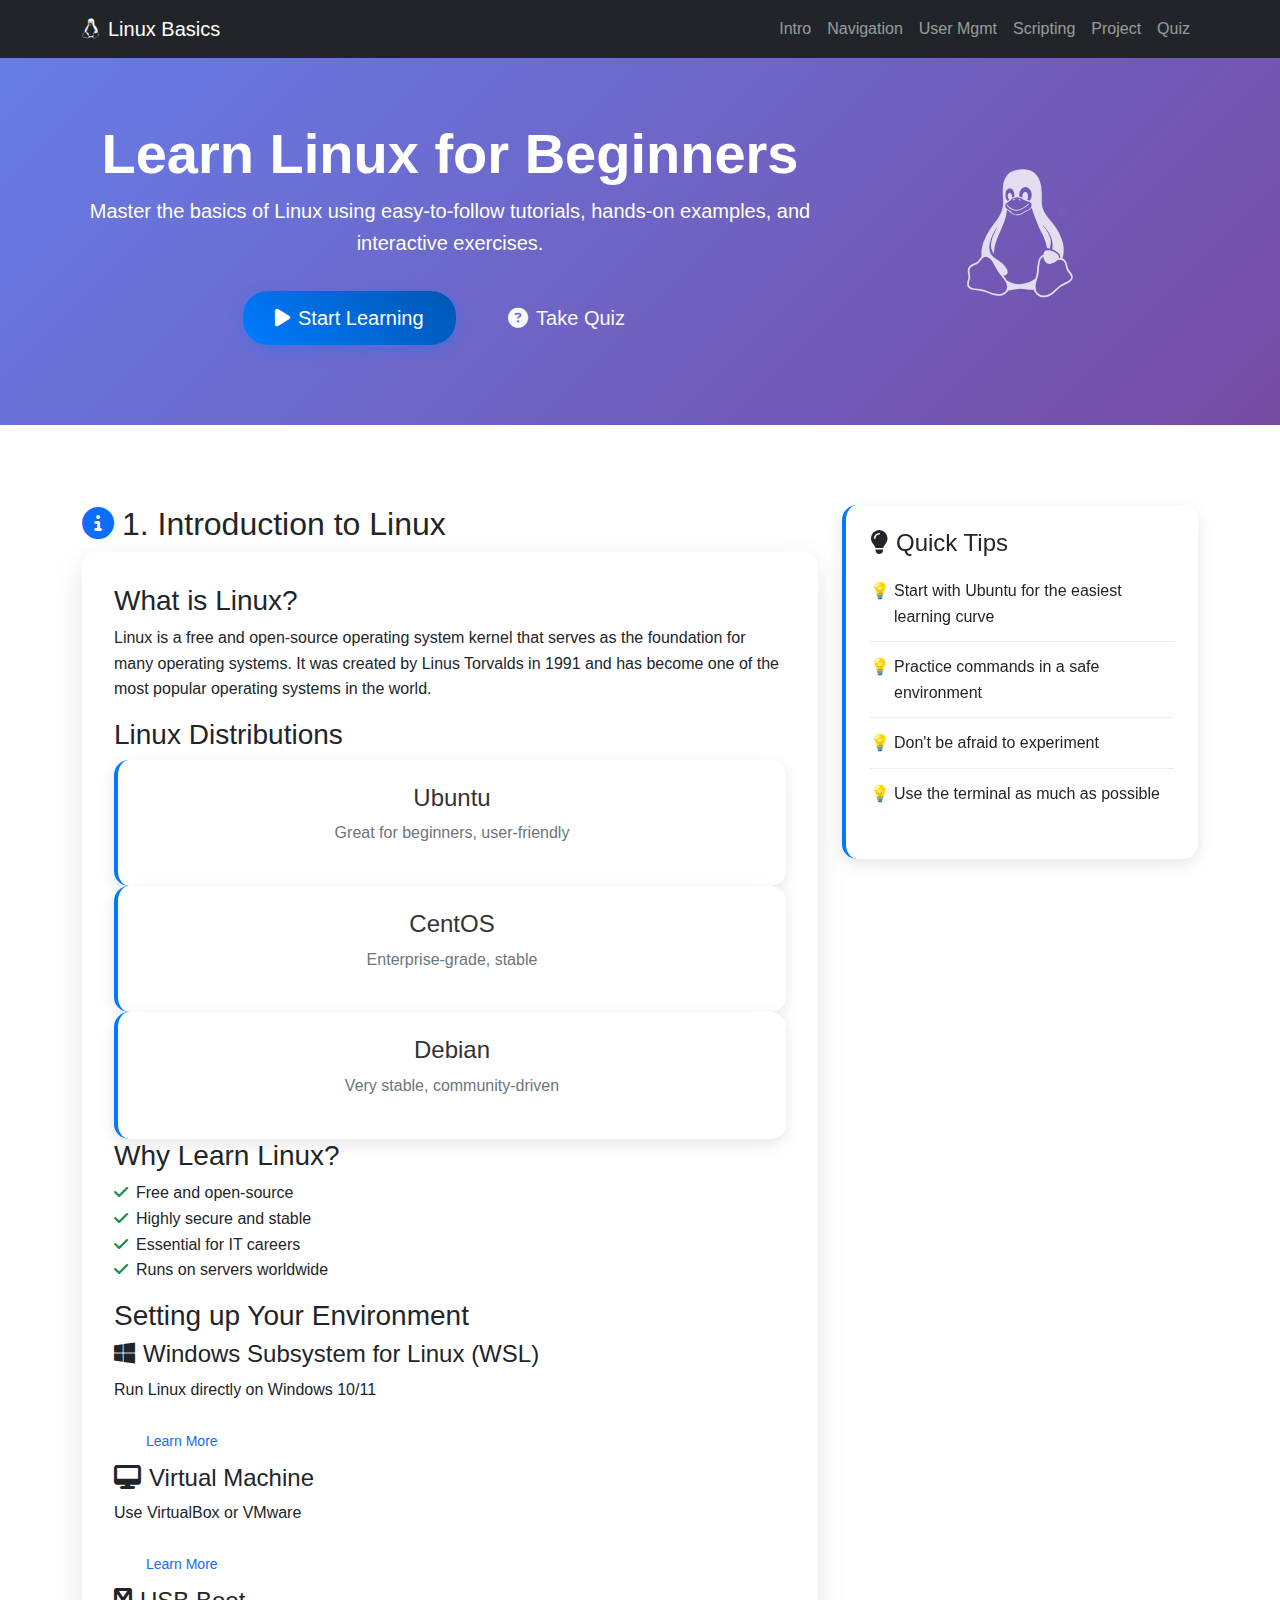
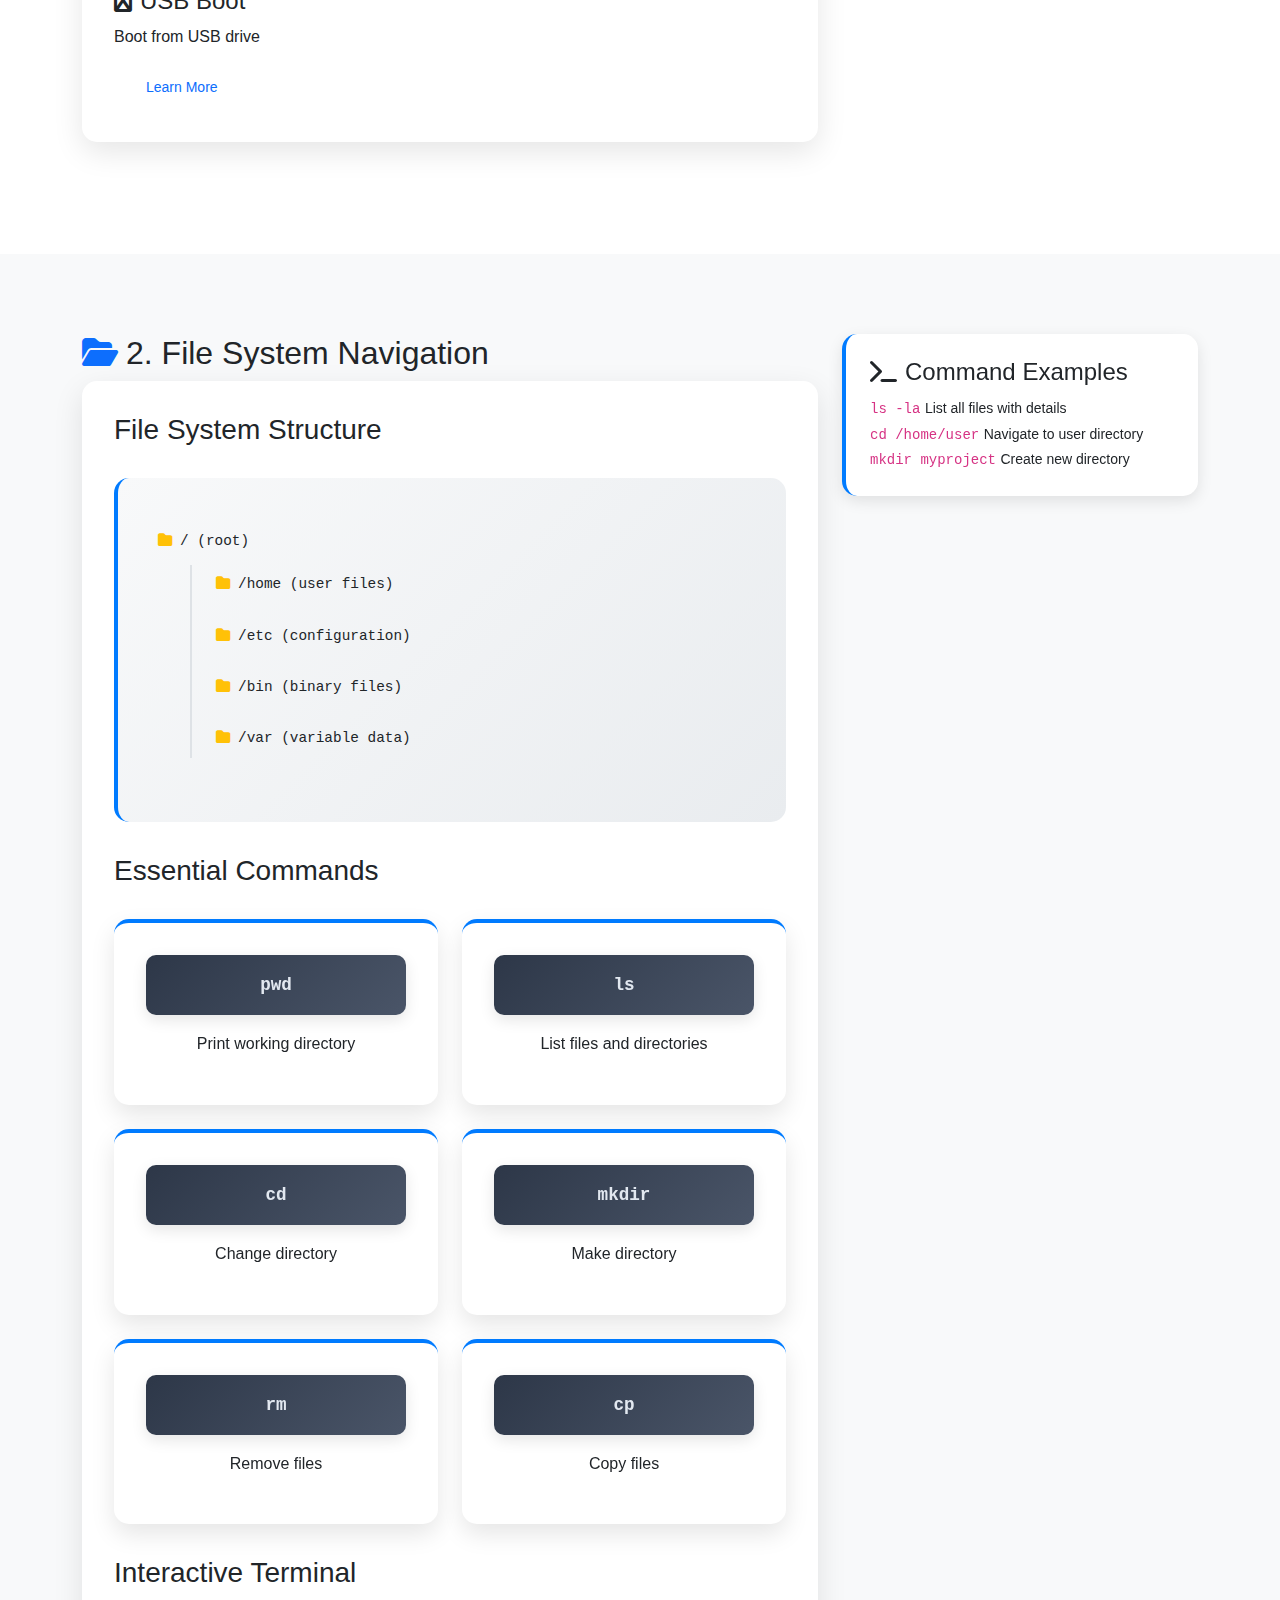
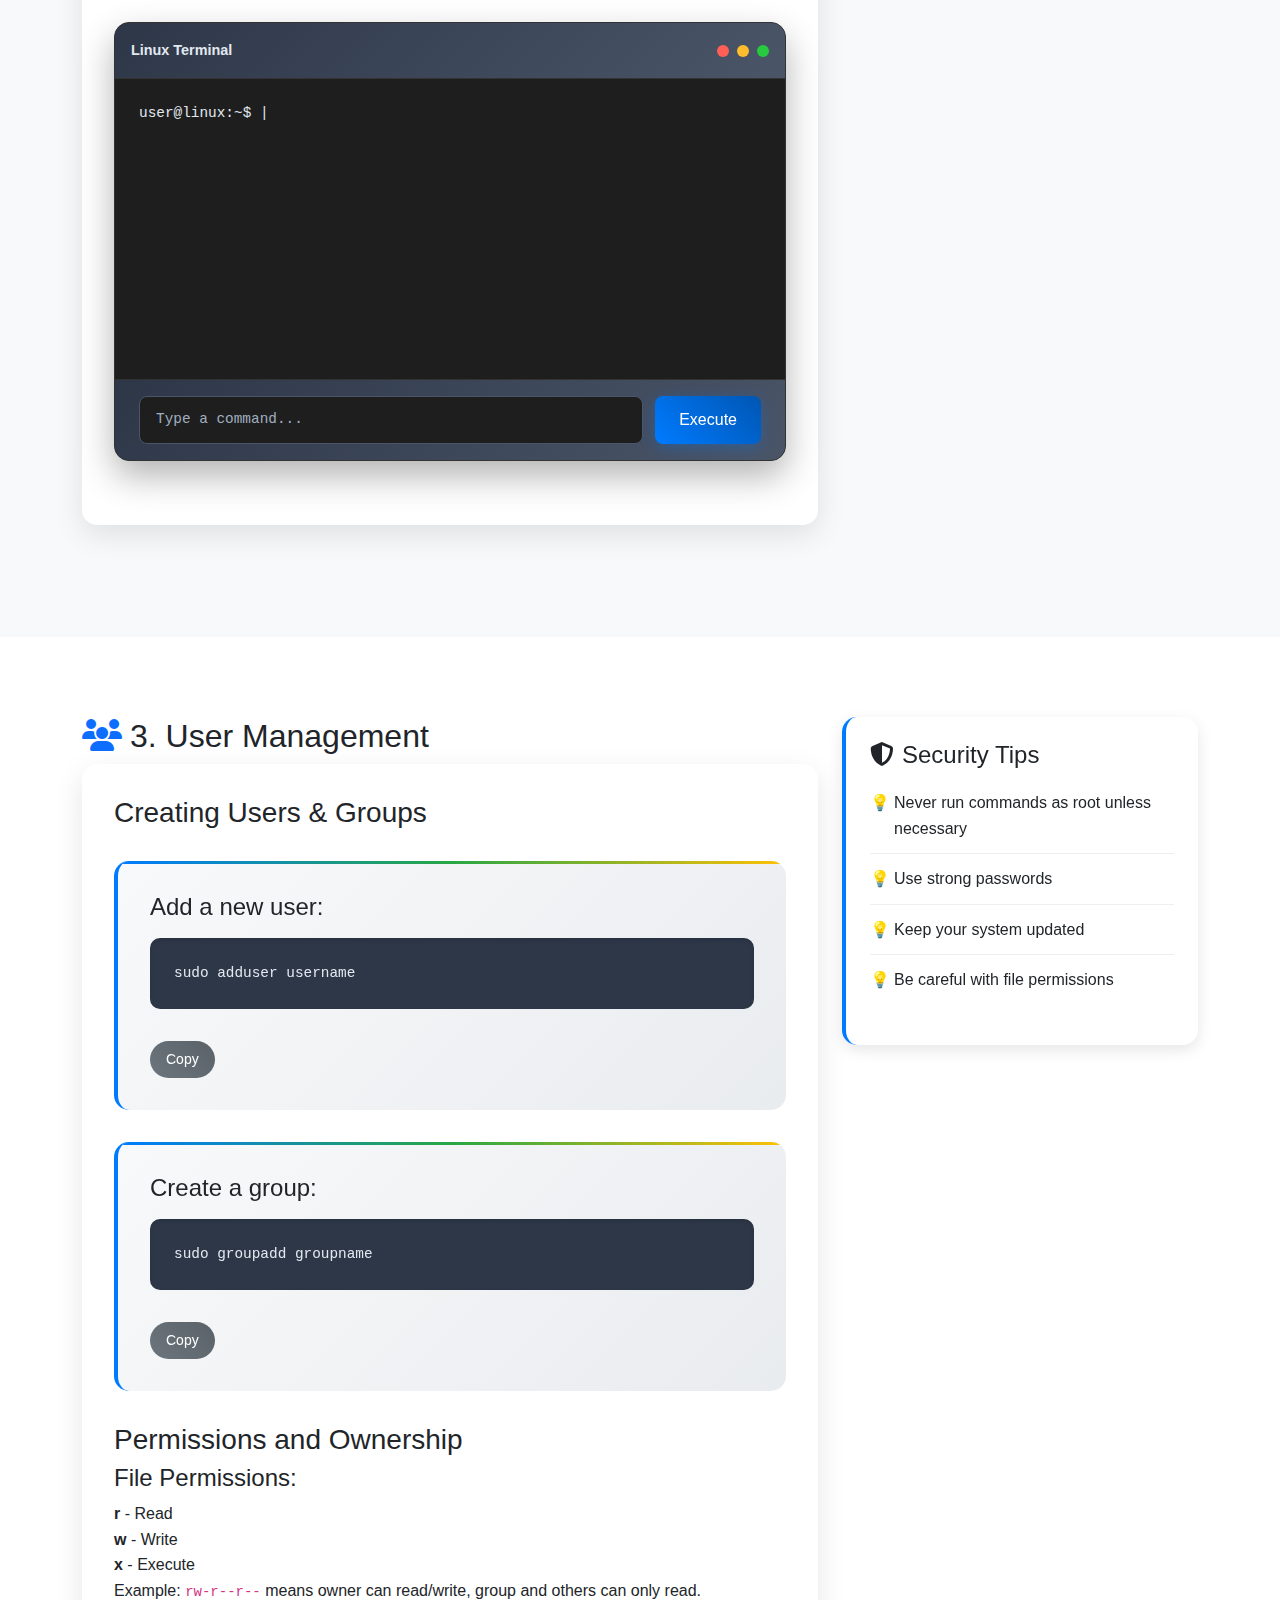
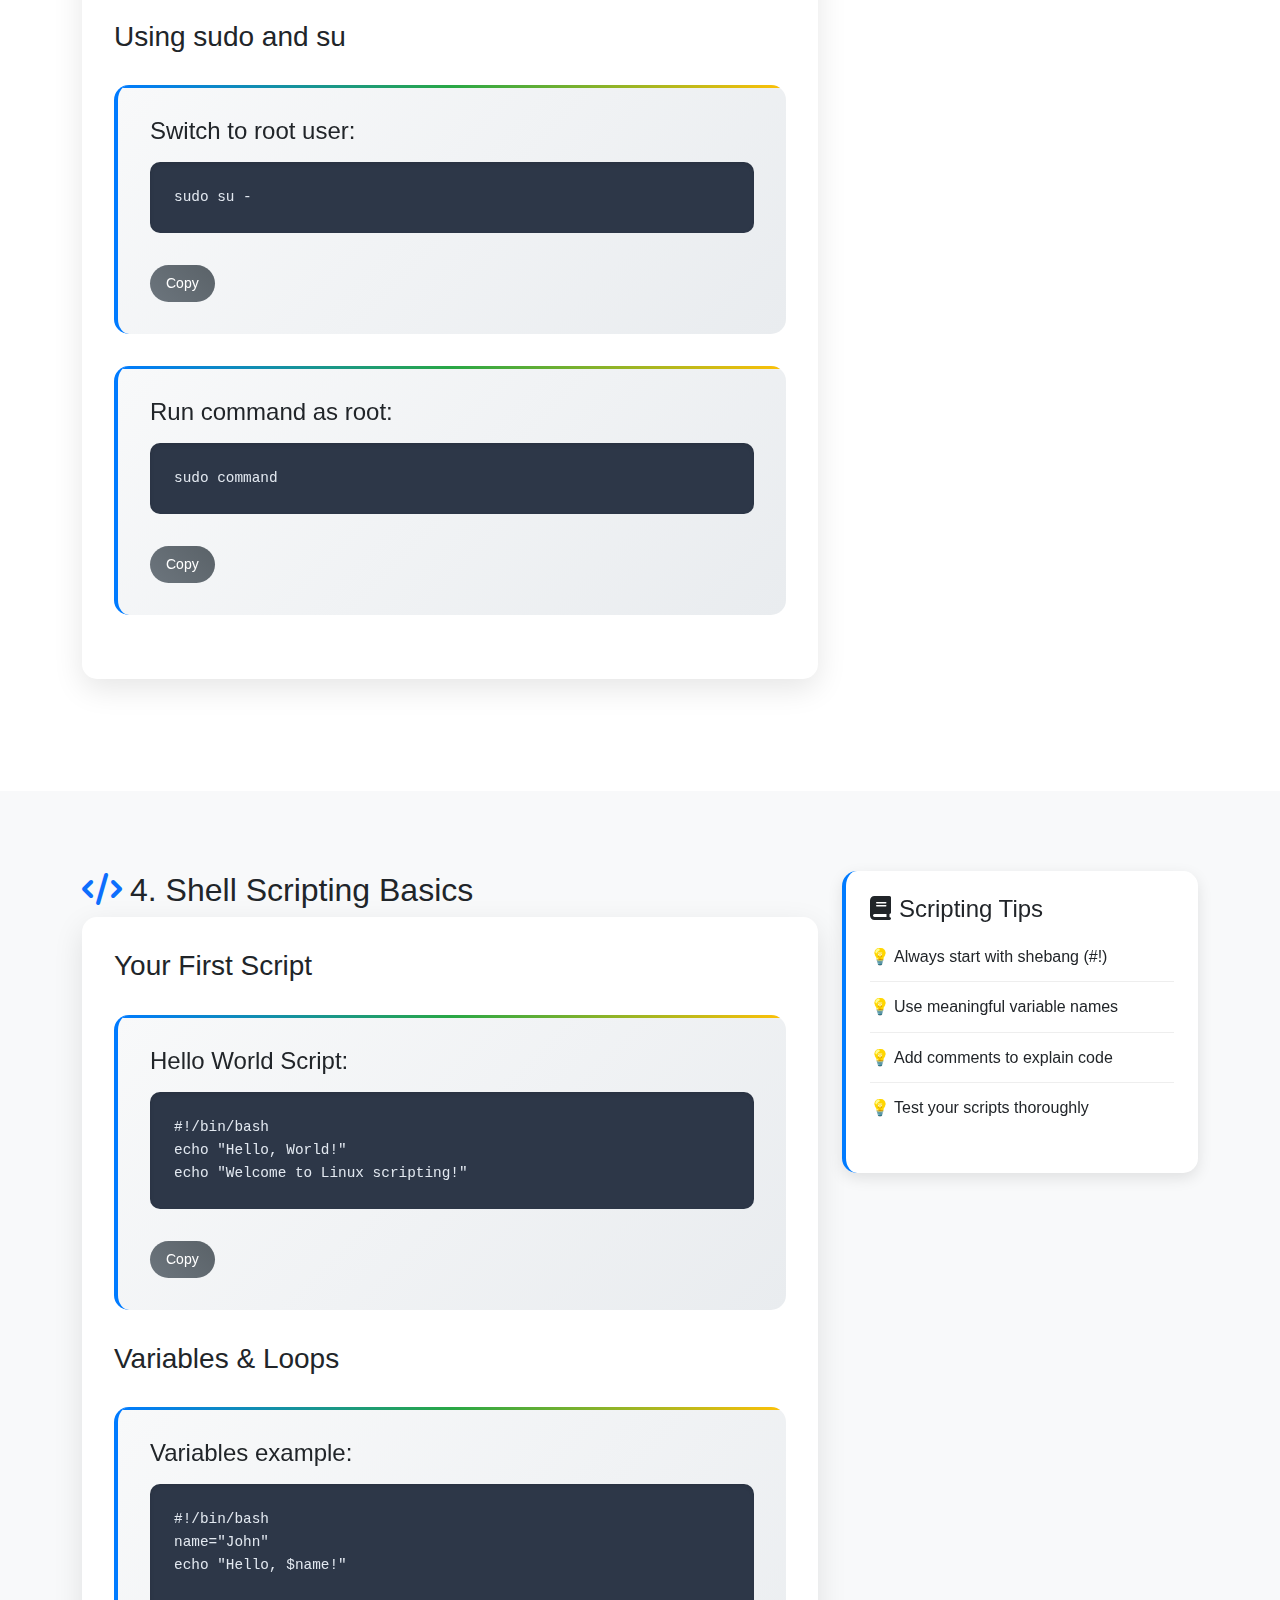
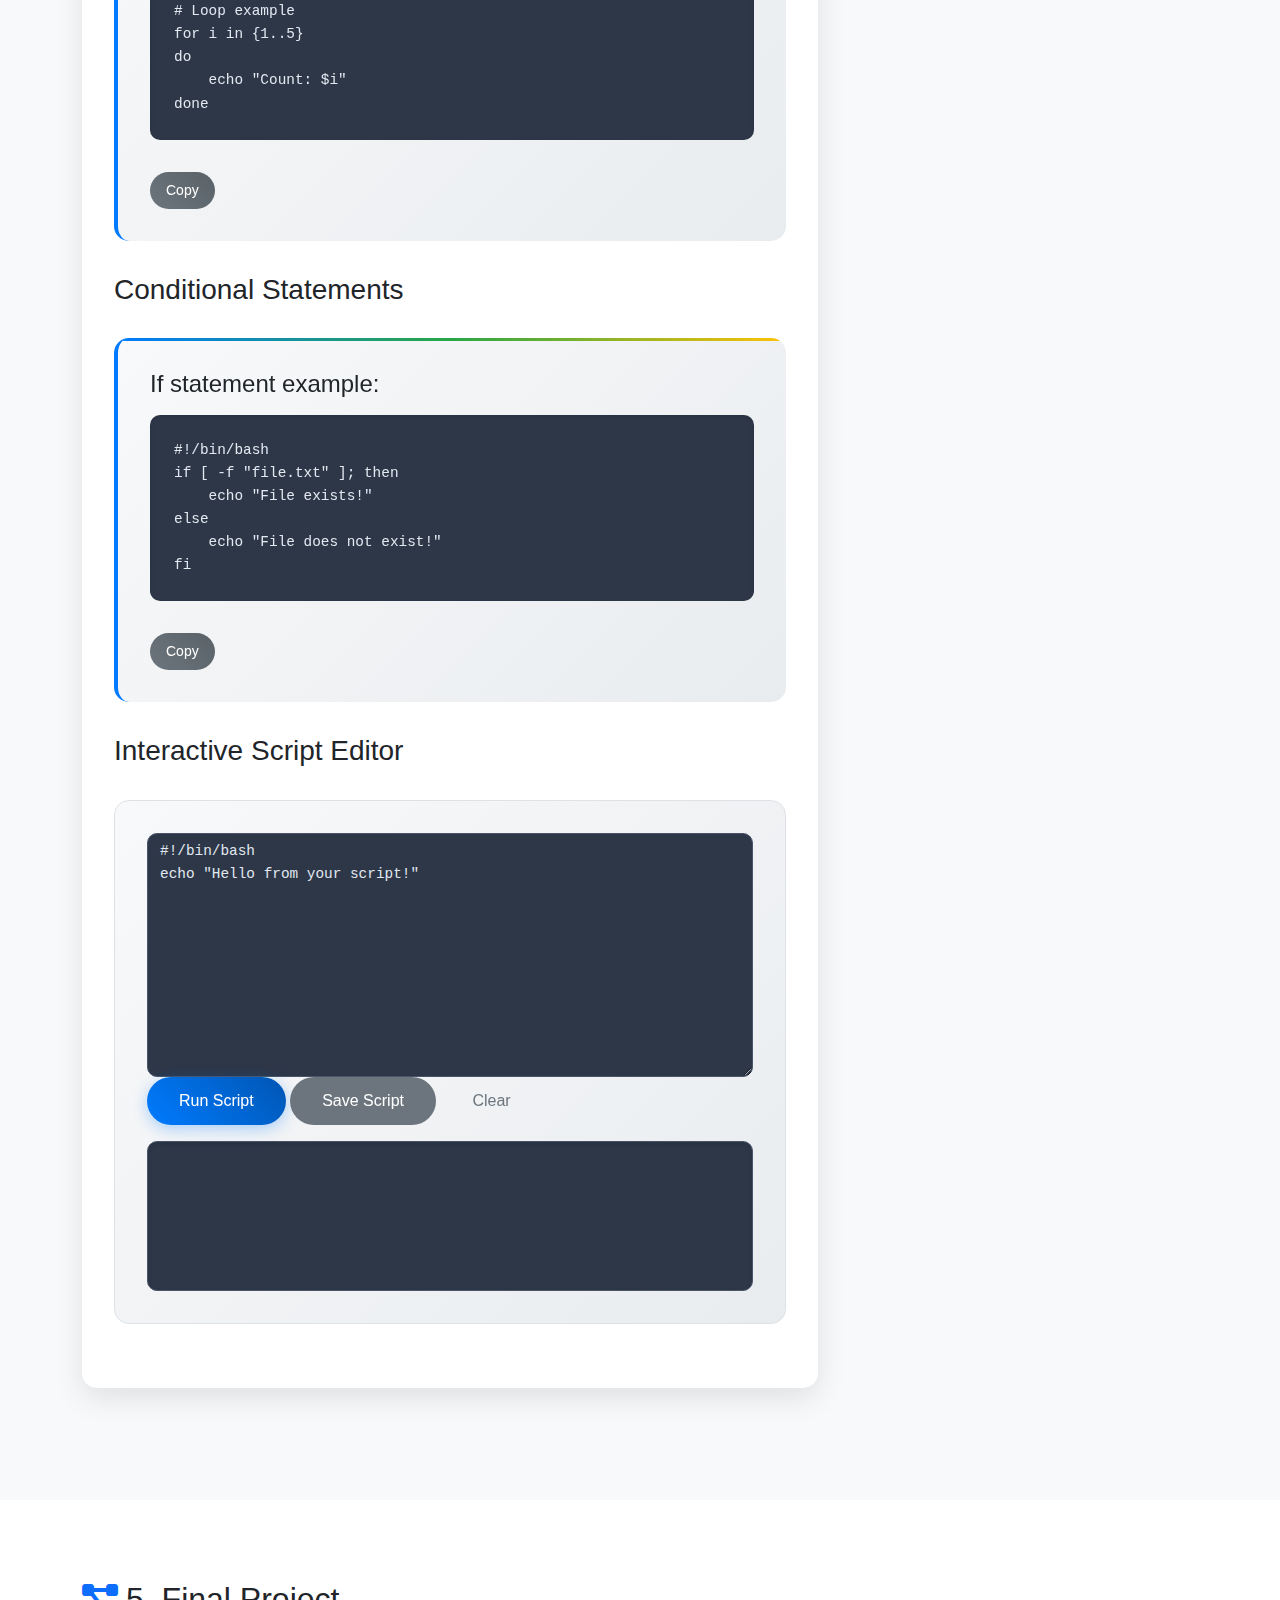
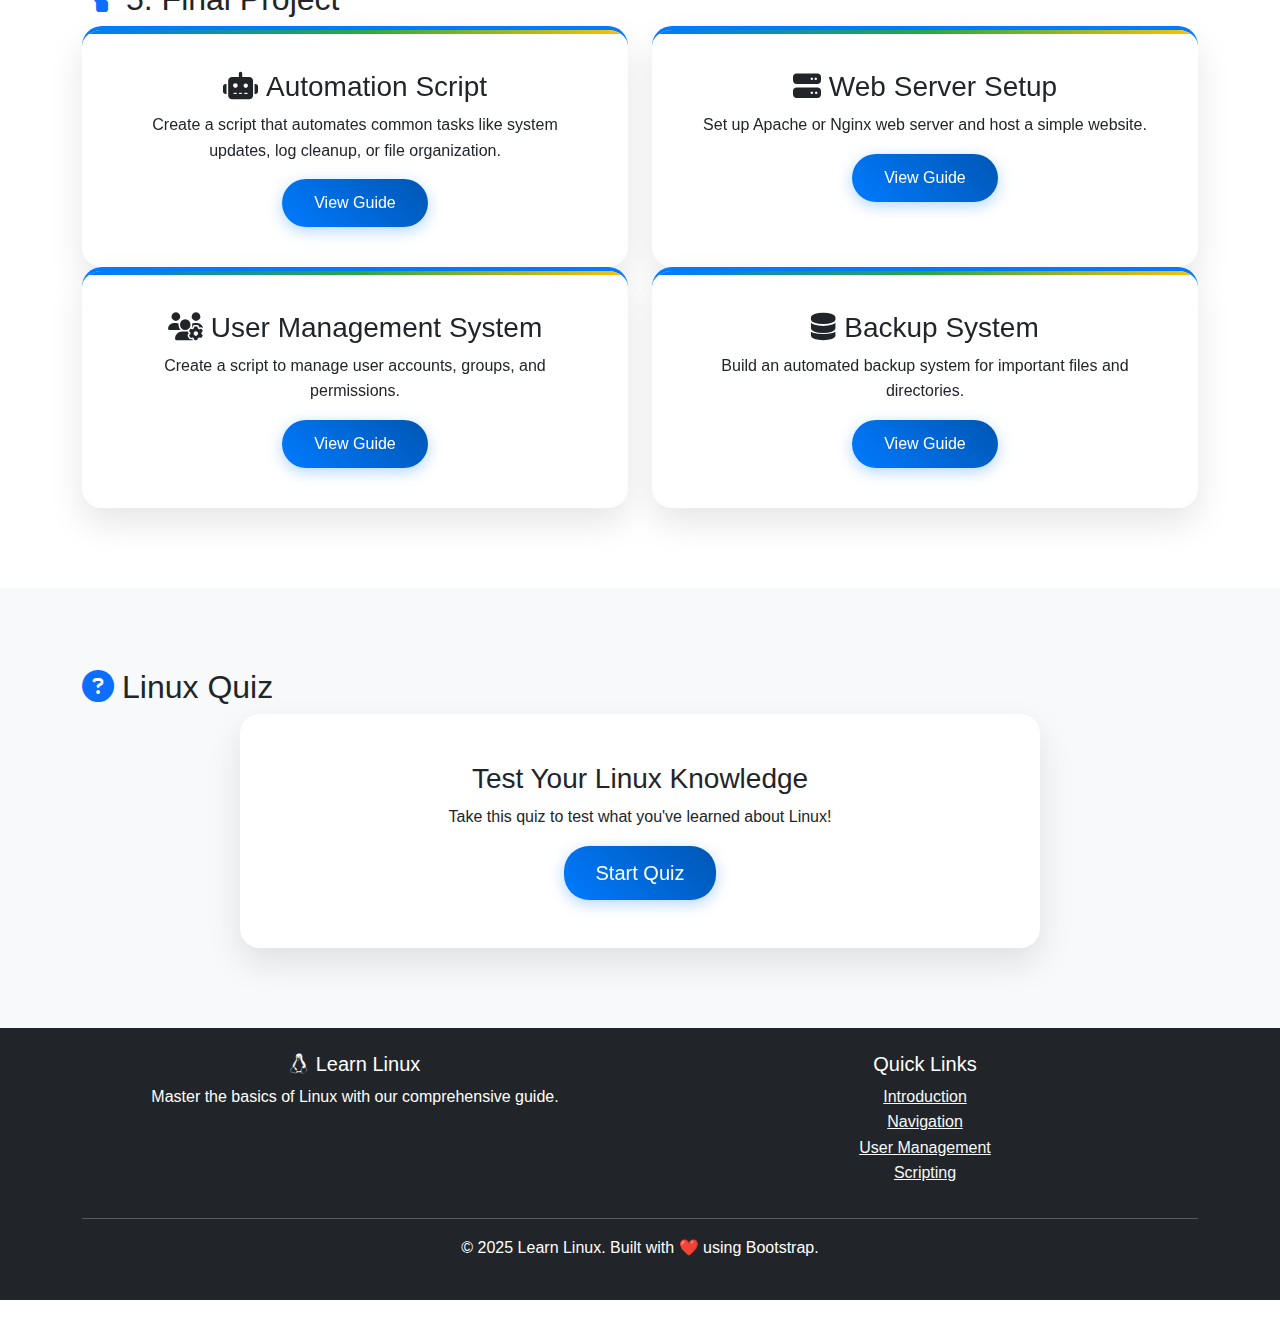
<file: index.html>
<!DOCTYPE html>
<html lang="en">
<head>
  <meta charset="UTF-8" />
  <meta name="viewport" content="width=device-width, initial-scale=1.0" />
  <title>Learn Linux for Beginners</title>
  <!-- Bootstrap CSS CDN -->
  <link href="https://cdn.jsdelivr.net/npm/bootstrap@5.3.2/dist/css/bootstrap.min.css" rel="stylesheet" />
  <!-- Font Awesome for icons -->
  <link rel="stylesheet" href="https://cdnjs.cloudflare.com/ajax/libs/font-awesome/6.5.0/css/all.min.css">
  <!-- Custom CSS -->
  <link rel="stylesheet" href="css/style.css">
</head>
<body>

  <!-- Navbar -->
  <nav class="navbar navbar-expand-lg navbar-dark bg-dark fixed-top">
    <div class="container">
      <a class="navbar-brand" href="#">
        <i class="fab fa-linux me-2"></i>Linux Basics
      </a>
      <button class="navbar-toggler" type="button" data-bs-toggle="collapse" data-bs-target="#navbarNav">
        <span class="navbar-toggler-icon"></span>
      </button>
      <div class="collapse navbar-collapse" id="navbarNav">
        <ul class="navbar-nav ms-auto">
          <li class="nav-item"><a class="nav-link" href="#intro">Intro</a></li>
          <li class="nav-item"><a class="nav-link" href="#navigation">Navigation</a></li>
          <li class="nav-item"><a class="nav-link" href="#users">User Mgmt</a></li>
          <li class="nav-item"><a class="nav-link" href="#scripts">Scripting</a></li>
          <li class="nav-item"><a class="nav-link" href="#project">Project</a></li>
          <li class="nav-item"><a class="nav-link" href="#quiz">Quiz</a></li>
        </ul>
      </div>
    </div>
  </nav>

  <!-- Hero Section -->
  <header class="hero" id="home">
    <div class="container">
      <div class="row align-items-center">
        <div class="col-lg-8">
          <h1 class="display-4 fw-bold">Learn Linux for Beginners</h1>
          <p class="lead mb-4">Master the basics of Linux using easy-to-follow tutorials, hands-on examples, and interactive exercises.</p>
          <div class="hero-buttons">
            <a href="#intro" class="btn btn-primary btn-lg me-3">
              <i class="fas fa-play me-2"></i>Start Learning
            </a>
            <a href="#quiz" class="btn btn-outline-light btn-lg">
              <i class="fas fa-question-circle me-2"></i>Take Quiz
            </a>
          </div>
        </div>
        <div class="col-lg-4 text-center">
          <i class="fab fa-linux hero-icon"></i>
        </div>
      </div>
    </div>
  </header>

  <!-- Progress Bar -->
  <div class="progress-container">
    <div class="progress-bar" id="progressBar"></div>
  </div>

  <!-- Sections -->
  <section id="intro" class="content-section">
    <div class="container">
      <div class="row">
        <div class="col-lg-8">
          <h2><i class="fas fa-info-circle text-primary me-2"></i>1. Introduction to Linux</h2>
          <div class="content-card">
            <h3>What is Linux?</h3>
            <p>Linux is a free and open-source operating system kernel that serves as the foundation for many operating systems. It was created by Linus Torvalds in 1991 and has become one of the most popular operating systems in the world.</p>
            
            <h3>Linux Distributions</h3>
            <div class="distro-grid">
              <div class="distro-card">
                <h4>Ubuntu</h4>
                <p>Great for beginners, user-friendly</p>
              </div>
              <div class="distro-card">
                <h4>CentOS</h4>
                <p>Enterprise-grade, stable</p>
              </div>
              <div class="distro-card">
                <h4>Debian</h4>
                <p>Very stable, community-driven</p>
              </div>
            </div>

            <h3>Why Learn Linux?</h3>
            <ul class="feature-list">
              <li><i class="fas fa-check text-success me-2"></i>Free and open-source</li>
              <li><i class="fas fa-check text-success me-2"></i>Highly secure and stable</li>
              <li><i class="fas fa-check text-success me-2"></i>Essential for IT careers</li>
              <li><i class="fas fa-check text-success me-2"></i>Runs on servers worldwide</li>
            </ul>

            <h3>Setting up Your Environment</h3>
            <div class="setup-options">
              <div class="setup-card">
                <h4><i class="fab fa-windows me-2"></i>Windows Subsystem for Linux (WSL)</h4>
                <p>Run Linux directly on Windows 10/11</p>
                <button class="btn btn-sm btn-outline-primary" onclick="showSetupGuide('wsl')">Learn More</button>
              </div>
              <div class="setup-card">
                <h4><i class="fas fa-desktop me-2"></i>Virtual Machine</h4>
                <p>Use VirtualBox or VMware</p>
                <button class="btn btn-sm btn-outline-primary" onclick="showSetupGuide('vm')">Learn More</button>
              </div>
              <div class="setup-card">
                <h4><i class="fas fa-usb me-2"></i>USB Boot</h4>
                <p>Boot from USB drive</p>
                <button class="btn btn-sm btn-outline-primary" onclick="showSetupGuide('usb')">Learn More</button>
              </div>
            </div>
          </div>
        </div>
        <div class="col-lg-4">
          <div class="sidebar-card">
            <h4><i class="fas fa-lightbulb me-2"></i>Quick Tips</h4>
            <ul class="tips-list">
              <li>Start with Ubuntu for the easiest learning curve</li>
              <li>Practice commands in a safe environment</li>
              <li>Don't be afraid to experiment</li>
              <li>Use the terminal as much as possible</li>
            </ul>
          </div>
        </div>
      </div>
    </div>
  </section>

  <section id="navigation" class="content-section bg-light">
    <div class="container">
      <div class="row">
        <div class="col-lg-8">
          <h2><i class="fas fa-folder-open text-primary me-2"></i>2. File System Navigation</h2>
          <div class="content-card">
            <h3>File System Structure</h3>
            <div class="file-tree">
              <div class="tree-item">
                <i class="fas fa-folder text-warning me-2"></i>/ (root)
                <div class="tree-children">
                  <div class="tree-item">
                    <i class="fas fa-folder text-warning me-2"></i>/home (user files)
                  </div>
                  <div class="tree-item">
                    <i class="fas fa-folder text-warning me-2"></i>/etc (configuration)
                  </div>
                  <div class="tree-item">
                    <i class="fas fa-folder text-warning me-2"></i>/bin (binary files)
                  </div>
                  <div class="tree-item">
                    <i class="fas fa-folder text-warning me-2"></i>/var (variable data)
                  </div>
                </div>
              </div>
            </div>

            <h3>Essential Commands</h3>
            <div class="command-grid">
              <div class="command-card">
                <code>pwd</code>
                <p>Print working directory</p>
              </div>
              <div class="command-card">
                <code>ls</code>
                <p>List files and directories</p>
              </div>
              <div class="command-card">
                <code>cd</code>
                <p>Change directory</p>
              </div>
              <div class="command-card">
                <code>mkdir</code>
                <p>Make directory</p>
              </div>
              <div class="command-card">
                <code>rm</code>
                <p>Remove files</p>
              </div>
              <div class="command-card">
                <code>cp</code>
                <p>Copy files</p>
              </div>
            </div>

            <h3>Interactive Terminal</h3>
            <div class="terminal-container">
              <div class="terminal-header">
                <span class="terminal-title">Linux Terminal</span>
                <div class="terminal-buttons">
                  <span class="terminal-btn"></span>
                  <span class="terminal-btn"></span>
                  <span class="terminal-btn"></span>
                </div>
              </div>
              <div class="terminal-body" id="terminal">
                <div class="terminal-line">
                  <span class="prompt">user@linux:~$</span>
                  <span class="command" id="currentCommand"></span>
                  <span class="cursor">|</span>
                </div>
                <div class="terminal-output" id="terminalOutput"></div>
              </div>
              <div class="terminal-input">
                <input type="text" id="commandInput" placeholder="Type a command..." class="form-control">
                <button class="btn btn-primary" onclick="executeCommand()">Execute</button>
              </div>
            </div>
          </div>
        </div>
        <div class="col-lg-4">
          <div class="sidebar-card">
            <h4><i class="fas fa-terminal me-2"></i>Command Examples</h4>
            <div class="example-commands">
              <div class="example-command">
                <code>ls -la</code>
                <small>List all files with details</small>
              </div>
              <div class="example-command">
                <code>cd /home/user</code>
                <small>Navigate to user directory</small>
              </div>
              <div class="example-command">
                <code>mkdir myproject</code>
                <small>Create new directory</small>
              </div>
            </div>
          </div>
        </div>
      </div>
    </div>
  </section>

  <section id="users" class="content-section">
    <div class="container">
      <div class="row">
        <div class="col-lg-8">
          <h2><i class="fas fa-users text-primary me-2"></i>3. User Management</h2>
          <div class="content-card">
            <h3>Creating Users & Groups</h3>
            <div class="code-example">
              <h4>Add a new user:</h4>
              <pre><code>sudo adduser username</code></pre>
              <button class="btn btn-sm btn-outline-secondary" onclick="copyCode(this)">Copy</button>
            </div>

            <div class="code-example">
              <h4>Create a group:</h4>
              <pre><code>sudo groupadd groupname</code></pre>
              <button class="btn btn-sm btn-outline-secondary" onclick="copyCode(this)">Copy</button>
            </div>

            <h3>Permissions and Ownership</h3>
            <div class="permissions-explanation">
              <h4>File Permissions:</h4>
              <div class="permission-grid">
                <div class="permission-item">
                  <strong>r</strong> - Read
                </div>
                <div class="permission-item">
                  <strong>w</strong> - Write
                </div>
                <div class="permission-item">
                  <strong>x</strong> - Execute
                </div>
              </div>
              <p>Example: <code>rw-r--r--</code> means owner can read/write, group and others can only read.</p>
            </div>

            <h3>Using sudo and su</h3>
            <div class="code-example">
              <h4>Switch to root user:</h4>
              <pre><code>sudo su -</code></pre>
              <button class="btn btn-sm btn-outline-secondary" onclick="copyCode(this)">Copy</button>
            </div>

            <div class="code-example">
              <h4>Run command as root:</h4>
              <pre><code>sudo command</code></pre>
              <button class="btn btn-sm btn-outline-secondary" onclick="copyCode(this)">Copy</button>
            </div>
          </div>
        </div>
        <div class="col-lg-4">
          <div class="sidebar-card">
            <h4><i class="fas fa-shield-alt me-2"></i>Security Tips</h4>
            <ul class="tips-list">
              <li>Never run commands as root unless necessary</li>
              <li>Use strong passwords</li>
              <li>Keep your system updated</li>
              <li>Be careful with file permissions</li>
            </ul>
          </div>
        </div>
      </div>
    </div>
  </section>

  <section id="scripts" class="content-section bg-light">
    <div class="container">
      <div class="row">
        <div class="col-lg-8">
          <h2><i class="fas fa-code text-primary me-2"></i>4. Shell Scripting Basics</h2>
          <div class="content-card">
            <h3>Your First Script</h3>
            <div class="code-example">
              <h4>Hello World Script:</h4>
              <pre><code>#!/bin/bash
echo "Hello, World!"
echo "Welcome to Linux scripting!"</code></pre>
              <button class="btn btn-sm btn-outline-secondary" onclick="copyCode(this)">Copy</button>
            </div>

            <h3>Variables & Loops</h3>
            <div class="code-example">
              <h4>Variables example:</h4>
              <pre><code>#!/bin/bash
name="John"
echo "Hello, $name!"

# Loop example
for i in {1..5}
do
    echo "Count: $i"
done</code></pre>
              <button class="btn btn-sm btn-outline-secondary" onclick="copyCode(this)">Copy</button>
            </div>

            <h3>Conditional Statements</h3>
            <div class="code-example">
              <h4>If statement example:</h4>
              <pre><code>#!/bin/bash
if [ -f "file.txt" ]; then
    echo "File exists!"
else
    echo "File does not exist!"
fi</code></pre>
              <button class="btn btn-sm btn-outline-secondary" onclick="copyCode(this)">Copy</button>
            </div>

            <h3>Interactive Script Editor</h3>
            <div class="script-editor">
              <textarea id="scriptEditor" class="form-control" rows="10" placeholder="Write your script here...">#!/bin/bash
echo "Hello from your script!"</textarea>
              <div class="editor-buttons">
                <button class="btn btn-primary" onclick="runScript()">Run Script</button>
                <button class="btn btn-secondary" onclick="saveScript()">Save Script</button>
                <button class="btn btn-outline-secondary" onclick="clearScript()">Clear</button>
              </div>
              <div id="scriptOutput" class="script-output"></div>
            </div>
          </div>
        </div>
        <div class="col-lg-4">
          <div class="sidebar-card">
            <h4><i class="fas fa-book me-2"></i>Scripting Tips</h4>
            <ul class="tips-list">
              <li>Always start with shebang (#!)</li>
              <li>Use meaningful variable names</li>
              <li>Add comments to explain code</li>
              <li>Test your scripts thoroughly</li>
            </ul>
          </div>
        </div>
      </div>
    </div>
  </section>

  <section id="project" class="content-section">
    <div class="container">
      <h2><i class="fas fa-project-diagram text-primary me-2"></i>5. Final Project</h2>
      <div class="row">
        <div class="col-lg-6">
          <div class="project-card">
            <h3><i class="fas fa-robot me-2"></i>Automation Script</h3>
            <p>Create a script that automates common tasks like system updates, log cleanup, or file organization.</p>
            <button class="btn btn-primary" onclick="showProjectGuide('automation')">View Guide</button>
          </div>
        </div>
        <div class="col-lg-6">
          <div class="project-card">
            <h3><i class="fas fa-server me-2"></i>Web Server Setup</h3>
            <p>Set up Apache or Nginx web server and host a simple website.</p>
            <button class="btn btn-primary" onclick="showProjectGuide('webserver')">View Guide</button>
          </div>
        </div>
        <div class="col-lg-6">
          <div class="project-card">
            <h3><i class="fas fa-users-cog me-2"></i>User Management System</h3>
            <p>Create a script to manage user accounts, groups, and permissions.</p>
            <button class="btn btn-primary" onclick="showProjectGuide('users')">View Guide</button>
          </div>
        </div>
        <div class="col-lg-6">
          <div class="project-card">
            <h3><i class="fas fa-database me-2"></i>Backup System</h3>
            <p>Build an automated backup system for important files and directories.</p>
            <button class="btn btn-primary" onclick="showProjectGuide('backup')">View Guide</button>
          </div>
        </div>
      </div>
    </div>
  </section>

  <section id="quiz" class="content-section bg-light">
    <div class="container">
      <h2><i class="fas fa-question-circle text-primary me-2"></i>Linux Quiz</h2>
      <div class="quiz-container">
        <div id="quizStart" class="quiz-start">
          <h3>Test Your Linux Knowledge</h3>
          <p>Take this quiz to test what you've learned about Linux!</p>
          <button class="btn btn-primary btn-lg" onclick="startQuiz()">Start Quiz</button>
        </div>
        <div id="quizContent" class="quiz-content" style="display: none;">
          <div class="quiz-progress">
            <div class="progress">
              <div class="progress-bar" id="quizProgress" role="progressbar"></div>
            </div>
            <span id="questionCounter">Question 1 of 10</span>
          </div>
          <div id="questionContainer" class="question-container">
            <!-- Questions will be loaded here -->
          </div>
        </div>
        <div id="quizResults" class="quiz-results" style="display: none;">
          <!-- Results will be shown here -->
        </div>
      </div>
    </div>
  </section>

  <!-- Footer -->
  <footer class="bg-dark text-white text-center py-4">
    <div class="container">
      <div class="row">
        <div class="col-md-6">
          <h5><i class="fab fa-linux me-2"></i>Learn Linux</h5>
          <p>Master the basics of Linux with our comprehensive guide.</p>
        </div>
        <div class="col-md-6">
          <h5>Quick Links</h5>
          <ul class="list-unstyled">
            <li><a href="#intro" class="text-light">Introduction</a></li>
            <li><a href="#navigation" class="text-light">Navigation</a></li>
            <li><a href="#users" class="text-light">User Management</a></li>
            <li><a href="#scripts" class="text-light">Scripting</a></li>
          </ul>
        </div>
      </div>
      <hr>
      <p>&copy; 2025 Learn Linux. Built with ❤️ using Bootstrap.</p>
    </div>
  </footer>

  <!-- Bootstrap JS Bundle -->
  <script src="https://cdn.jsdelivr.net/npm/bootstrap@5.3.2/dist/js/bootstrap.bundle.min.js"></script>
  <!-- Custom JavaScript -->
  <script src="js/script.js"></script>
</body>
</html>
</file>
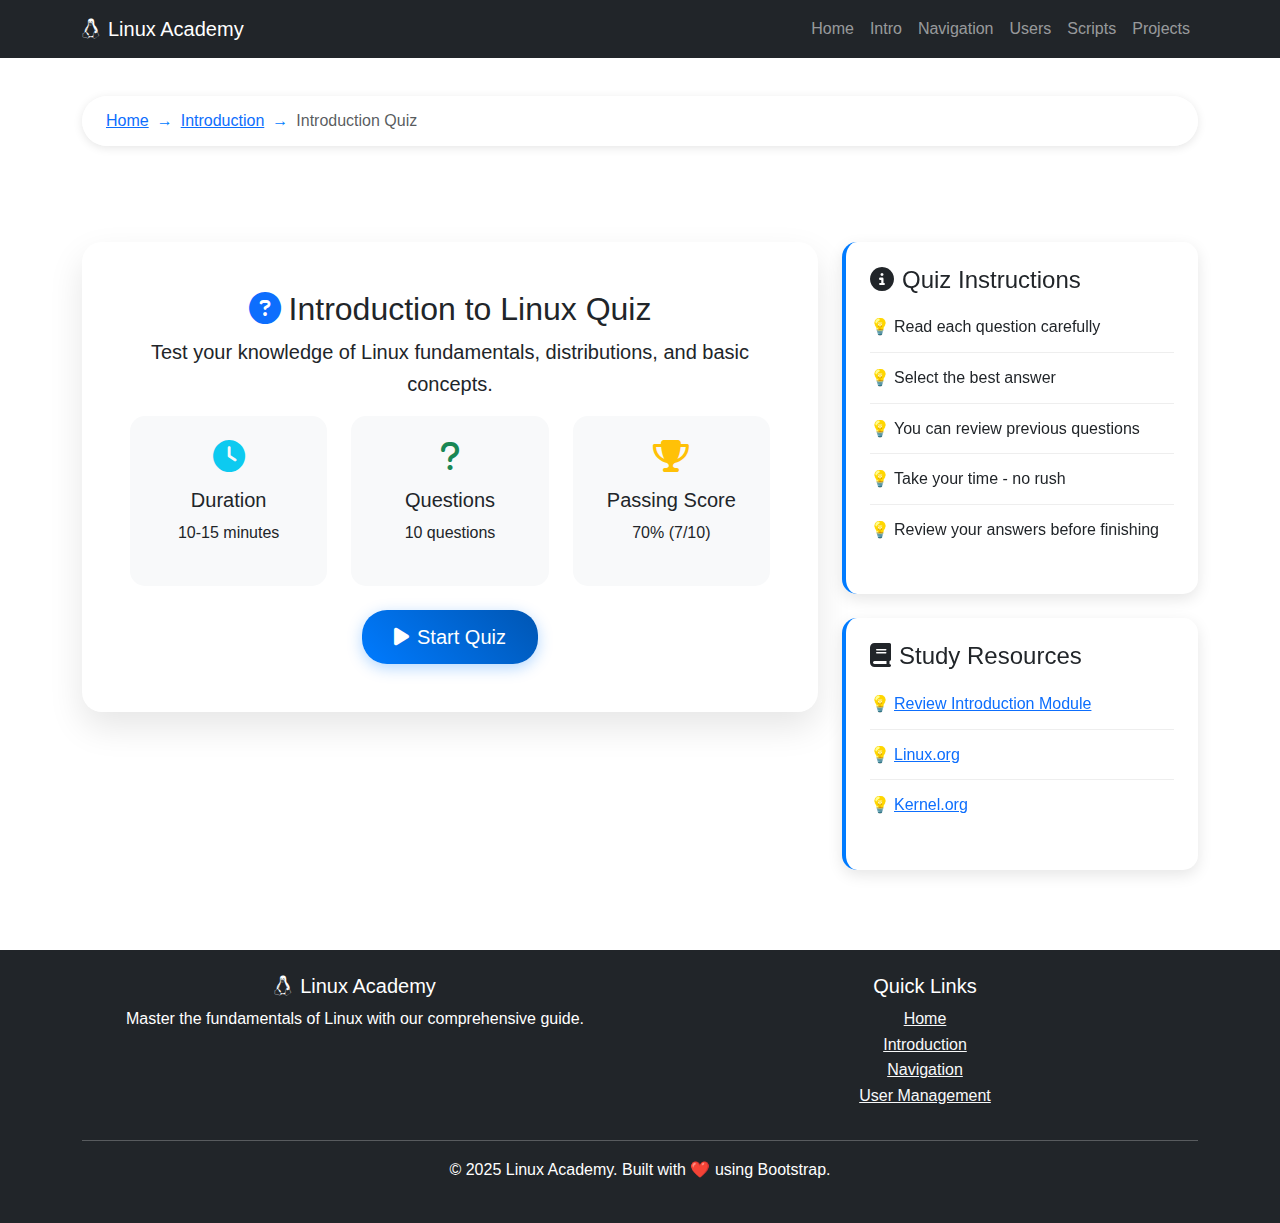
<file: sections/intro-quiz.html>
<!DOCTYPE html>
<html lang="en">
<head>
  <meta charset="UTF-8" />
  <meta name="viewport" content="width=device-width, initial-scale=1.0" />
  <title>Introduction to Linux Quiz - Linux Academy</title>
  <!-- Bootstrap CSS CDN -->
  <link href="https://cdn.jsdelivr.net/npm/bootstrap@5.3.2/dist/css/bootstrap.min.css" rel="stylesheet" />
  <!-- Font Awesome for icons -->
  <link rel="stylesheet" href="https://cdnjs.cloudflare.com/ajax/libs/font-awesome/6.5.0/css/all.min.css">
  <!-- Custom CSS -->
  <link rel="stylesheet" href="../css/style.css">
</head>
<body>

  <!-- Navbar -->
  <nav class="navbar navbar-expand-lg navbar-dark bg-dark fixed-top">
    <div class="container">
      <a class="navbar-brand" href="../index.html">
        <i class="fab fa-linux me-2"></i>Linux Academy
      </a>
      <button class="navbar-toggler" type="button" data-bs-toggle="collapse" data-bs-target="#navbarNav">
        <span class="navbar-toggler-icon"></span>
      </button>
      <div class="collapse navbar-collapse" id="navbarNav">
        <ul class="navbar-nav ms-auto">
          <li class="nav-item"><a class="nav-link" href="../index.html">Home</a></li>
          <li class="nav-item"><a class="nav-link" href="intro.html">Intro</a></li>
          <li class="nav-item"><a class="nav-link" href="navigation.html">Navigation</a></li>
          <li class="nav-item"><a class="nav-link" href="users.html">Users</a></li>
          <li class="nav-item"><a class="nav-link" href="scripts.html">Scripts</a></li>
          <li class="nav-item"><a class="nav-link" href="projects.html">Projects</a></li>
        </ul>
      </div>
    </div>
  </nav>

  <!-- Breadcrumb -->
  <div class="container mt-5 pt-5">
    <nav aria-label="breadcrumb">
      <ol class="breadcrumb">
        <li class="breadcrumb-item"><a href="../index.html">Home</a></li>
        <li class="breadcrumb-item"><a href="intro.html">Introduction</a></li>
        <li class="breadcrumb-item active" aria-current="page">Introduction Quiz</li>
      </ol>
    </nav>
  </div>

  <!-- Quiz Container -->
  <section class="content-section">
    <div class="container">
      <div class="row">
        <div class="col-lg-8">
          <div class="quiz-container">
            <div id="quizStart" class="quiz-start">
              <h2><i class="fas fa-question-circle text-primary me-2"></i>Introduction to Linux Quiz</h2>
              <p class="lead">Test your knowledge of Linux fundamentals, distributions, and basic concepts.</p>
              
              <div class="quiz-info">
                <div class="row">
                  <div class="col-md-4">
                    <div class="info-card">
                      <i class="fas fa-clock text-info"></i>
                      <h5>Duration</h5>
                      <p>10-15 minutes</p>
                    </div>
                  </div>
                  <div class="col-md-4">
                    <div class="info-card">
                      <i class="fas fa-question text-success"></i>
                      <h5>Questions</h5>
                      <p>10 questions</p>
                    </div>
                  </div>
                  <div class="col-md-4">
                    <div class="info-card">
                      <i class="fas fa-trophy text-warning"></i>
                      <h5>Passing Score</h5>
                      <p>70% (7/10)</p>
                    </div>
                  </div>
                </div>
              </div>
              
              <button class="btn btn-primary btn-lg mt-4" onclick="startQuiz()">
                <i class="fas fa-play me-2"></i>Start Quiz
              </button>
            </div>
            
            <div id="quizContent" class="quiz-content" style="display: none;">
              <div class="quiz-progress">
                <div class="progress mb-3">
                  <div class="progress-bar" id="quizProgress" role="progressbar"></div>
                </div>
                <div class="d-flex justify-content-between">
                  <span id="questionCounter">Question 1 of 10</span>
                  <span id="scoreDisplay">Score: 0/10</span>
                </div>
              </div>
              
              <div id="questionContainer" class="question-container">
                <!-- Questions will be loaded here -->
              </div>
              
              <div class="quiz-navigation mt-4">
                <button class="btn btn-secondary" id="prevBtn" onclick="previousQuestion()" disabled>
                  <i class="fas fa-arrow-left me-2"></i>Previous
                </button>
                <button class="btn btn-primary" id="nextBtn" onclick="nextQuestion()">
                  Next<i class="fas fa-arrow-right ms-2"></i>
                </button>
                <button class="btn btn-success" id="finishBtn" onclick="finishQuiz()" style="display: none;">
                  <i class="fas fa-check me-2"></i>Finish Quiz
                </button>
              </div>
            </div>
            
            <div id="quizResults" class="quiz-results" style="display: none;">
              <!-- Results will be shown here -->
            </div>
          </div>
        </div>
        <div class="col-lg-4">
          <div class="sidebar-card">
            <h4><i class="fas fa-info-circle me-2"></i>Quiz Instructions</h4>
            <ul class="tips-list">
              <li>Read each question carefully</li>
              <li>Select the best answer</li>
              <li>You can review previous questions</li>
              <li>Take your time - no rush</li>
              <li>Review your answers before finishing</li>
            </ul>
          </div>
          
          <div class="sidebar-card mt-4">
            <h4><i class="fas fa-book me-2"></i>Study Resources</h4>
            <ul class="tips-list">
              <li><a href="intro.html">Review Introduction Module</a></li>
              <li><a href="https://www.linux.org/" target="_blank">Linux.org</a></li>
              <li><a href="https://www.kernel.org/" target="_blank">Kernel.org</a></li>
            </ul>
          </div>
        </div>
      </div>
    </div>
  </section>

  <!-- Footer -->
  <footer class="bg-dark text-white text-center py-4">
    <div class="container">
      <div class="row">
        <div class="col-md-6">
          <h5><i class="fab fa-linux me-2"></i>Linux Academy</h5>
          <p>Master the fundamentals of Linux with our comprehensive guide.</p>
        </div>
        <div class="col-md-6">
          <h5>Quick Links</h5>
          <ul class="list-unstyled">
            <li><a href="../index.html" class="text-light">Home</a></li>
            <li><a href="intro.html" class="text-light">Introduction</a></li>
            <li><a href="navigation.html" class="text-light">Navigation</a></li>
            <li><a href="users.html" class="text-light">User Management</a></li>
          </ul>
        </div>
      </div>
      <hr>
      <p>&copy; 2025 Linux Academy. Built with ❤️ using Bootstrap.</p>
    </div>
  </footer>

  <!-- Bootstrap JS Bundle -->
  <script src="https://cdn.jsdelivr.net/npm/bootstrap@5.3.2/dist/js/bootstrap.bundle.min.js"></script>
  <!-- Custom JavaScript -->
  <script src="../js/script.js"></script>
  <script>
    // Quiz questions
    const questions = [
      {
        question: "What is Linux?",
        options: [
          "A web browser",
          "An operating system kernel",
          "A programming language",
          "A database system"
        ],
        correct: 1,
        explanation: "Linux is a free and open-source operating system kernel created by Linus Torvalds in 1991."
      },
      {
        question: "Which of the following is NOT a Linux distribution?",
        options: [
          "Ubuntu",
          "CentOS",
          "Windows",
          "Debian"
        ],
        correct: 2,
        explanation: "Windows is a proprietary operating system by Microsoft, not a Linux distribution."
      },
      {
        question: "What percentage of servers worldwide run Linux?",
        options: [
          "About 50%",
          "About 75%",
          "About 96%",
          "About 25%"
        ],
        correct: 2,
        explanation: "Approximately 96% of servers worldwide run Linux, making it the dominant server operating system."
      },
      {
        question: "Which Linux distribution is best for beginners?",
        options: [
          "CentOS",
          "Ubuntu",
          "Arch Linux",
          "Gentoo"
        ],
        correct: 1,
        explanation: "Ubuntu is widely considered the best Linux distribution for beginners due to its user-friendly interface and extensive community support."
      },
      {
        question: "What does 'open source' mean?",
        options: [
          "The software is free to use",
          "The source code is publicly available",
          "The software runs on any hardware",
          "The software is developed by volunteers"
        ],
        correct: 1,
        explanation: "Open source means the source code is publicly available and can be viewed, modified, and distributed by anyone."
      },
      {
        question: "Which company created Ubuntu?",
        options: [
          "Red Hat",
          "Canonical",
          "SUSE",
          "Oracle"
        ],
        correct: 1,
        explanation: "Ubuntu was created by Canonical Ltd., a UK-based company founded by Mark Shuttleworth."
      },
      {
        question: "What is the Linux kernel?",
        options: [
          "A type of Linux distribution",
          "The core component of the Linux operating system",
          "A programming language used in Linux",
          "A Linux user interface"
        ],
        correct: 1,
        explanation: "The Linux kernel is the core component of the Linux operating system that manages hardware resources and provides services to other programs."
      },
      {
        question: "Which of the following is a benefit of learning Linux?",
        options: [
          "It's only used on desktop computers",
          "It's essential for IT careers and server administration",
          "It's easier to learn than Windows",
          "It's only used by programmers"
        ],
        correct: 1,
        explanation: "Linux skills are essential for IT careers, especially in server administration, DevOps, and cloud computing."
      },
      {
        question: "What year was Linux created?",
        options: [
          "1985",
          "1991",
          "1995",
          "2000"
        ],
        correct: 1,
        explanation: "Linux was created by Linus Torvalds in 1991 as a personal project to create a free alternative to MINIX."
      },
      {
        question: "Which of the following is NOT a way to set up Linux?",
        options: [
          "Windows Subsystem for Linux (WSL)",
          "Virtual Machine",
          "Dual Boot",
          "Installing Windows"
        ],
        correct: 3,
        explanation: "Installing Windows is not a way to set up Linux. WSL, Virtual Machine, and Dual Boot are all valid methods."
      }
    ];

    let currentQuestion = 0;
    let score = 0;
    let userAnswers = new Array(questions.length).fill(null);

    function startQuiz() {
      document.getElementById('quizStart').style.display = 'none';
      document.getElementById('quizContent').style.display = 'block';
      loadQuestion();
    }

    function loadQuestion() {
      const question = questions[currentQuestion];
      const container = document.getElementById('questionContainer');
      
      container.innerHTML = `
        <div class="question">
          <h3>${question.question}</h3>
          <div class="options">
            ${question.options.map((option, index) => `
              <div class="option ${userAnswers[currentQuestion] === index ? 'selected' : ''}" onclick="selectOption(${index})">
                <span class="option-letter">${String.fromCharCode(65 + index)}</span>
                <span class="option-text">${option}</span>
              </div>
            `).join('')}
          </div>
        </div>
      `;
      
      updateProgress();
      updateNavigation();
    }

    function selectOption(optionIndex) {
      userAnswers[currentQuestion] = optionIndex;
      
      // Update visual selection
      document.querySelectorAll('.option').forEach((option, index) => {
        option.classList.toggle('selected', index === optionIndex);
      });
      
      updateNavigation();
    }

    function nextQuestion() {
      if (currentQuestion < questions.length - 1) {
        currentQuestion++;
        loadQuestion();
      }
    }

    function previousQuestion() {
      if (currentQuestion > 0) {
        currentQuestion--;
        loadQuestion();
      }
    }

    function updateProgress() {
      const progress = ((currentQuestion + 1) / questions.length) * 100;
      document.getElementById('quizProgress').style.width = progress + '%';
      document.getElementById('questionCounter').textContent = `Question ${currentQuestion + 1} of ${questions.length}`;
      
      // Show/hide finish button
      const finishBtn = document.getElementById('finishBtn');
      const nextBtn = document.getElementById('nextBtn');
      
      if (currentQuestion === questions.length - 1) {
        finishBtn.style.display = 'inline-block';
        nextBtn.style.display = 'none';
      } else {
        finishBtn.style.display = 'none';
        nextBtn.style.display = 'inline-block';
      }
    }

    function updateNavigation() {
      document.getElementById('prevBtn').disabled = currentQuestion === 0;
      document.getElementById('nextBtn').disabled = userAnswers[currentQuestion] === null;
      document.getElementById('finishBtn').disabled = userAnswers[currentQuestion] === null;
    }

    function finishQuiz() {
      // Calculate score
      score = 0;
      userAnswers.forEach((answer, index) => {
        if (answer === questions[index].correct) {
          score++;
        }
      });
      
      // Show results
      document.getElementById('quizContent').style.display = 'none';
      document.getElementById('quizResults').style.display = 'block';
      
      const resultsContainer = document.getElementById('quizResults');
      const percentage = (score / questions.length) * 100;
      const passed = percentage >= 70;
      
      resultsContainer.innerHTML = `
        <div class="text-center">
          <h2><i class="fas fa-${passed ? 'trophy' : 'times-circle'} text-${passed ? 'success' : 'danger'} me-2"></i>Quiz Complete!</h2>
          <div class="score-display">
            <h3>Your Score: ${score}/${questions.length} (${percentage.toFixed(1)}%)</h3>
            <p class="lead">${passed ? 'Congratulations! You passed the quiz!' : 'Keep studying and try again!'}</p>
          </div>
          
          <div class="results-breakdown mt-4">
            <h4>Question Breakdown:</h4>
            ${questions.map((question, index) => {
              const userAnswer = userAnswers[index];
              const isCorrect = userAnswer === question.correct;
              const userAnswerText = userAnswer !== null ? question.options[userAnswer] : 'Not answered';
              const correctAnswerText = question.options[question.correct];
              
              return `
                <div class="question-result ${isCorrect ? 'correct' : 'incorrect'}">
                  <h5>Question ${index + 1}: ${question.question}</h5>
                  <p><strong>Your answer:</strong> ${userAnswerText}</p>
                  <p><strong>Correct answer:</strong> ${correctAnswerText}</p>
                  <p><strong>Explanation:</strong> ${question.explanation}</p>
                </div>
              `;
            }).join('')}
          </div>
          
          <div class="quiz-actions mt-4">
            <button class="btn btn-primary me-2" onclick="retakeQuiz()">
              <i class="fas fa-redo me-2"></i>Retake Quiz
            </button>
            <a href="navigation.html" class="btn btn-success me-2">
              <i class="fas fa-arrow-right me-2"></i>Next Module
            </a>
            <a href="../index.html" class="btn btn-secondary">
              <i class="fas fa-home me-2"></i>Back to Home
            </a>
          </div>
        </div>
      `;
    }

    function retakeQuiz() {
      currentQuestion = 0;
      score = 0;
      userAnswers = new Array(questions.length).fill(null);
      
      document.getElementById('quizResults').style.display = 'none';
      document.getElementById('quizStart').style.display = 'block';
    }
  </script>
</body>
</html>
</file>
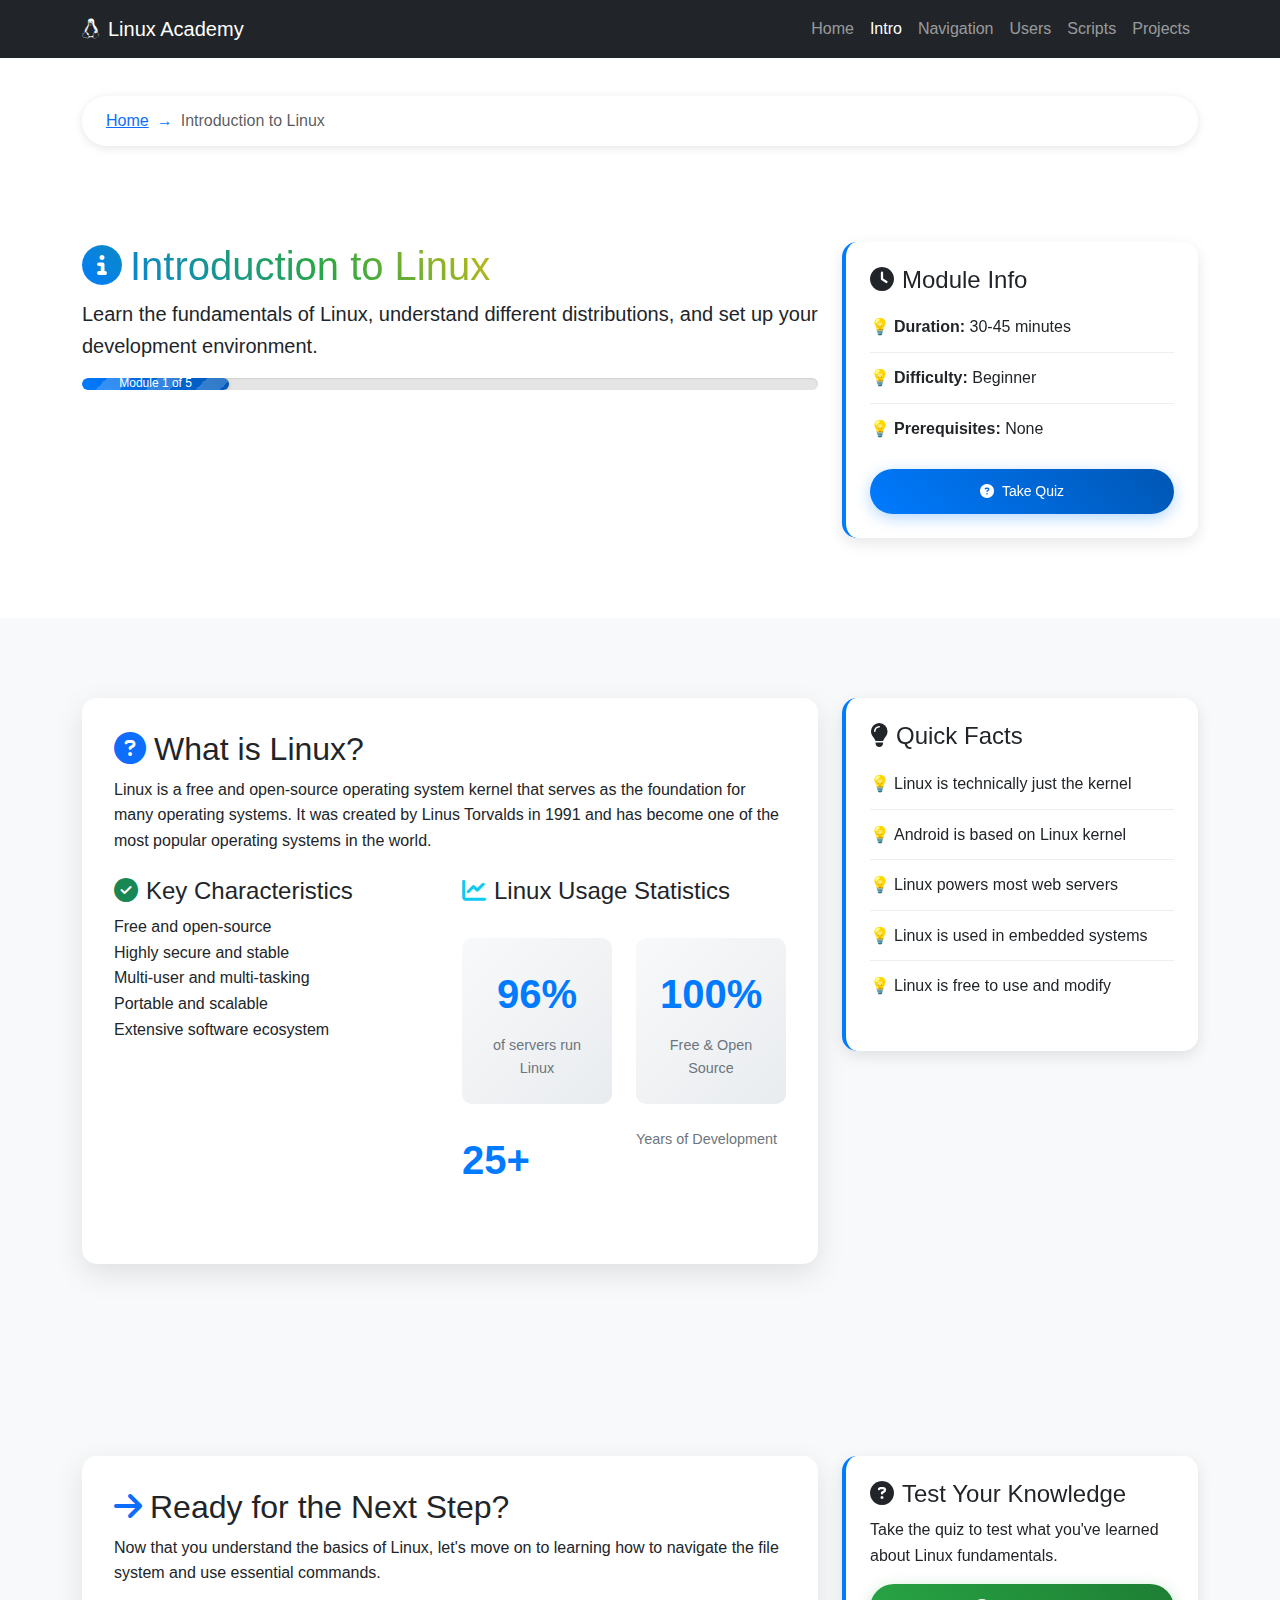
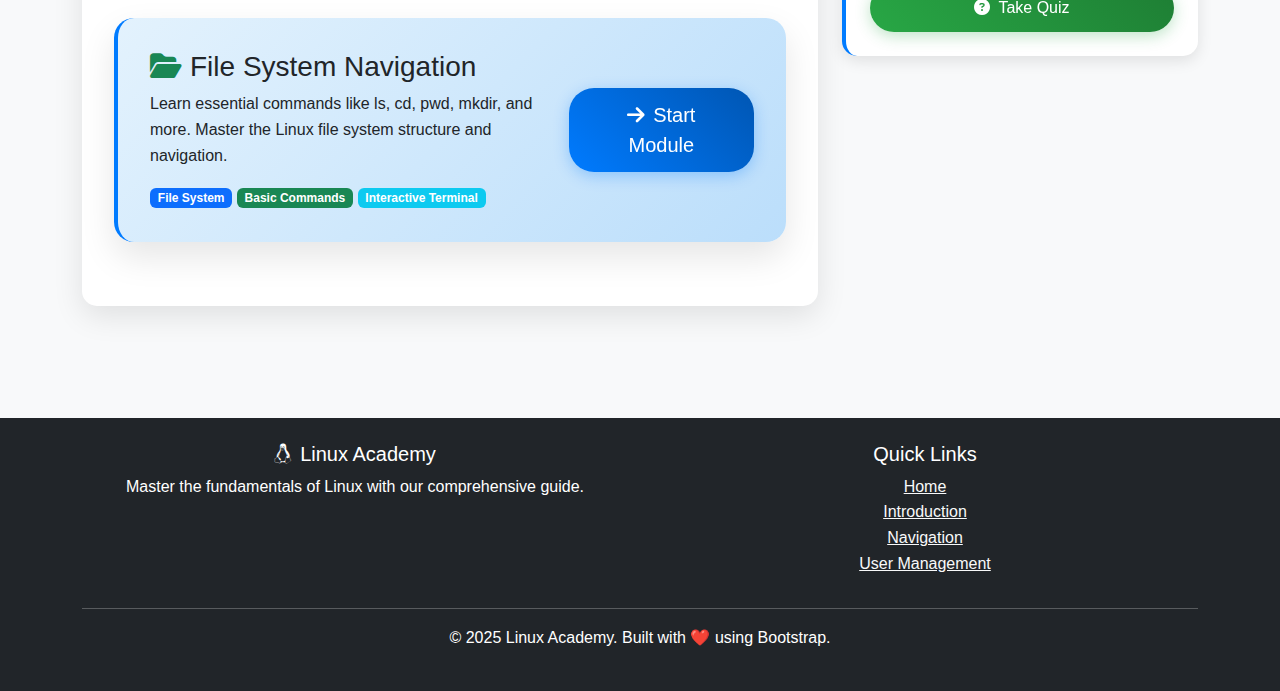
<file: sections/intro.html>
<!DOCTYPE html>
<html lang="en">
<head>
  <meta charset="UTF-8" />
  <meta name="viewport" content="width=device-width, initial-scale=1.0" />
  <title>Introduction to Linux - Linux Academy</title>
  <!-- Bootstrap CSS CDN -->
  <link href="https://cdn.jsdelivr.net/npm/bootstrap@5.3.2/dist/css/bootstrap.min.css" rel="stylesheet" />
  <!-- Font Awesome for icons -->
  <link rel="stylesheet" href="https://cdnjs.cloudflare.com/ajax/libs/font-awesome/6.5.0/css/all.min.css">
  <!-- Custom CSS -->
  <link rel="stylesheet" href="../css/style.css">
</head>
<body>

  <!-- Navbar -->
  <nav class="navbar navbar-expand-lg navbar-dark bg-dark fixed-top">
    <div class="container">
      <a class="navbar-brand" href="../index.html">
        <i class="fab fa-linux me-2"></i>Linux Academy
      </a>
      <button class="navbar-toggler" type="button" data-bs-toggle="collapse" data-bs-target="#navbarNav">
        <span class="navbar-toggler-icon"></span>
      </button>
      <div class="collapse navbar-collapse" id="navbarNav">
        <ul class="navbar-nav ms-auto">
          <li class="nav-item"><a class="nav-link" href="../index.html">Home</a></li>
          <li class="nav-item"><a class="nav-link active" href="intro.html">Intro</a></li>
          <li class="nav-item"><a class="nav-link" href="navigation.html">Navigation</a></li>
          <li class="nav-item"><a class="nav-link" href="users.html">Users</a></li>
          <li class="nav-item"><a class="nav-link" href="scripts.html">Scripts</a></li>
          <li class="nav-item"><a class="nav-link" href="projects.html">Projects</a></li>
        </ul>
      </div>
    </div>
  </nav>

  <!-- Breadcrumb -->
  <div class="container mt-5 pt-5">
    <nav aria-label="breadcrumb">
      <ol class="breadcrumb">
        <li class="breadcrumb-item"><a href="../index.html">Home</a></li>
        <li class="breadcrumb-item active" aria-current="page">Introduction to Linux</li>
      </ol>
    </nav>
  </div>

  <!-- Progress Bar -->
  <div class="progress-container">
    <div class="progress-bar" id="progressBar"></div>
  </div>

  <!-- Header Section -->
  <section class="content-section">
    <div class="container">
      <div class="row">
        <div class="col-lg-8">
          <h1 class="text-gradient"><i class="fas fa-info-circle text-primary me-2"></i>Introduction to Linux</h1>
          <p class="lead">Learn the fundamentals of Linux, understand different distributions, and set up your development environment.</p>
          
          <!-- Progress Indicator -->
          <div class="progress mb-4" style="height: 8px;">
            <div class="progress-bar bg-success" role="progressbar" style="width: 20%">Module 1 of 5</div>
          </div>
        </div>
        <div class="col-lg-4">
          <div class="sidebar-card">
            <h4><i class="fas fa-clock me-2"></i>Module Info</h4>
            <ul class="tips-list">
              <li><strong>Duration:</strong> 30-45 minutes</li>
              <li><strong>Difficulty:</strong> Beginner</li>
              <li><strong>Prerequisites:</strong> None</li>
            </ul>
            <div class="mt-3">
              <a href="intro-quiz.html" class="btn btn-primary btn-sm w-100">
                <i class="fas fa-question-circle me-2"></i>Take Quiz
              </a>
            </div>
          </div>
        </div>
      </div>
    </div>
  </section>

  <!-- What is Linux Section -->
  <section class="content-section bg-light">
    <div class="container">
      <div class="row">
        <div class="col-lg-8">
          <div class="content-card">
            <h2><i class="fas fa-question-circle text-primary me-2"></i>What is Linux?</h2>
            <p>Linux is a free and open-source operating system kernel that serves as the foundation for many operating systems. It was created by Linus Torvalds in 1991 and has become one of the most popular operating systems in the world.</p>
            
            <div class="row mt-4">
              <div class="col-md-6">
                <h4><i class="fas fa-check-circle text-success me-2"></i>Key Characteristics</h4>
                <ul class="feature-list">
                  <li>Free and open-source</li>
                  <li>Highly secure and stable</li>
                  <li>Multi-user and multi-tasking</li>
                  <li>Portable and scalable</li>
                  <li>Extensive software ecosystem</li>
                </ul>
              </div>
              <div class="col-md-6">
                <h4><i class="fas fa-chart-line text-info me-2"></i>Linux Usage Statistics</h4>
                <div class="stats-grid">
                  <div class="stat-item">
                    <div class="stat-number">96%</div>
                    <div class="stat-label">of servers run Linux</div>
                  </div>
                  <div class="stat-item">
                    <div class="stat-number">100%</div>
                    <div class="stat-label">Free & Open Source</div>
                  </div>
                  <div class="stat-number">25+</div>
                  <div class="stat-label">Years of Development</div>
                </div>
              </div>
            </div>
          </div>
        </div>
        <div class="col-lg-4">
          <div class="sidebar-card">
            <h4><i class="fas fa-lightbulb me-2"></i>Quick Facts</h4>
            <ul class="tips-list">
              <li>Linux is technically just the kernel</li>
              <li>Android is based on Linux kernel</li>
              <li>Linux powers most web servers</li>
              <li>Linux is used in embedded systems</li>
              <li>Linux is free to use and modify</li>
            </ul>
          </div>
        </div>
      </div>
    </div>
  </section>

  <!-- Navigation Section -->
  <section class="content-section bg-light">
    <div class="container">
      <div class="row">
        <div class="col-lg-8">
          <div class="content-card">
            <h2><i class="fas fa-arrow-right text-primary me-2"></i>Ready for the Next Step?</h2>
            <p>Now that you understand the basics of Linux, let's move on to learning how to navigate the file system and use essential commands.</p>
            
            <div class="next-module-card">
              <div class="row align-items-center">
                <div class="col-md-8">
                  <h3><i class="fas fa-folder-open text-success me-2"></i>File System Navigation</h3>
                  <p>Learn essential commands like ls, cd, pwd, mkdir, and more. Master the Linux file system structure and navigation.</p>
                  <div class="module-features">
                    <span class="badge bg-primary">File System</span>
                    <span class="badge bg-success">Basic Commands</span>
                    <span class="badge bg-info">Interactive Terminal</span>
                  </div>
                </div>
                <div class="col-md-4 text-center">
                  <a href="navigation.html" class="btn btn-primary btn-lg">
                    <i class="fas fa-arrow-right me-2"></i>Start Module
                  </a>
                </div>
              </div>
            </div>
          </div>
        </div>
        <div class="col-lg-4">
          <div class="sidebar-card">
            <h4><i class="fas fa-question-circle me-2"></i>Test Your Knowledge</h4>
            <p>Take the quiz to test what you've learned about Linux fundamentals.</p>
            <a href="intro-quiz.html" class="btn btn-success w-100">
              <i class="fas fa-question-circle me-2"></i>Take Quiz
            </a>
          </div>
        </div>
      </div>
    </div>
  </section>

  <!-- Footer -->
  <footer class="bg-dark text-white text-center py-4">
    <div class="container">
      <div class="row">
        <div class="col-md-6">
          <h5><i class="fab fa-linux me-2"></i>Linux Academy</h5>
          <p>Master the fundamentals of Linux with our comprehensive guide.</p>
        </div>
        <div class="col-md-6">
          <h5>Quick Links</h5>
          <ul class="list-unstyled">
            <li><a href="../index.html" class="text-light">Home</a></li>
            <li><a href="intro.html" class="text-light">Introduction</a></li>
            <li><a href="navigation.html" class="text-light">Navigation</a></li>
            <li><a href="users.html" class="text-light">User Management</a></li>
          </ul>
        </div>
      </div>
      <hr>
      <p>&copy; 2025 Linux Academy. Built with ❤️ using Bootstrap.</p>
    </div>
  </footer>

  <!-- Bootstrap JS Bundle -->
  <script src="https://cdn.jsdelivr.net/npm/bootstrap@5.3.2/dist/js/bootstrap.bundle.min.js"></script>
  <!-- Custom JavaScript -->
  <script src="../js/script.js"></script>
  <script>
    // Progress bar functionality
    window.addEventListener('scroll', function() {
      const scrollTop = window.pageYOffset;
      const docHeight = document.body.offsetHeight - window.innerHeight;
      const scrollPercent = (scrollTop / docHeight) * 100;
      document.getElementById('progressBar').style.width = scrollPercent + '%';
    });
  </script>
</body>
</html>
</file>
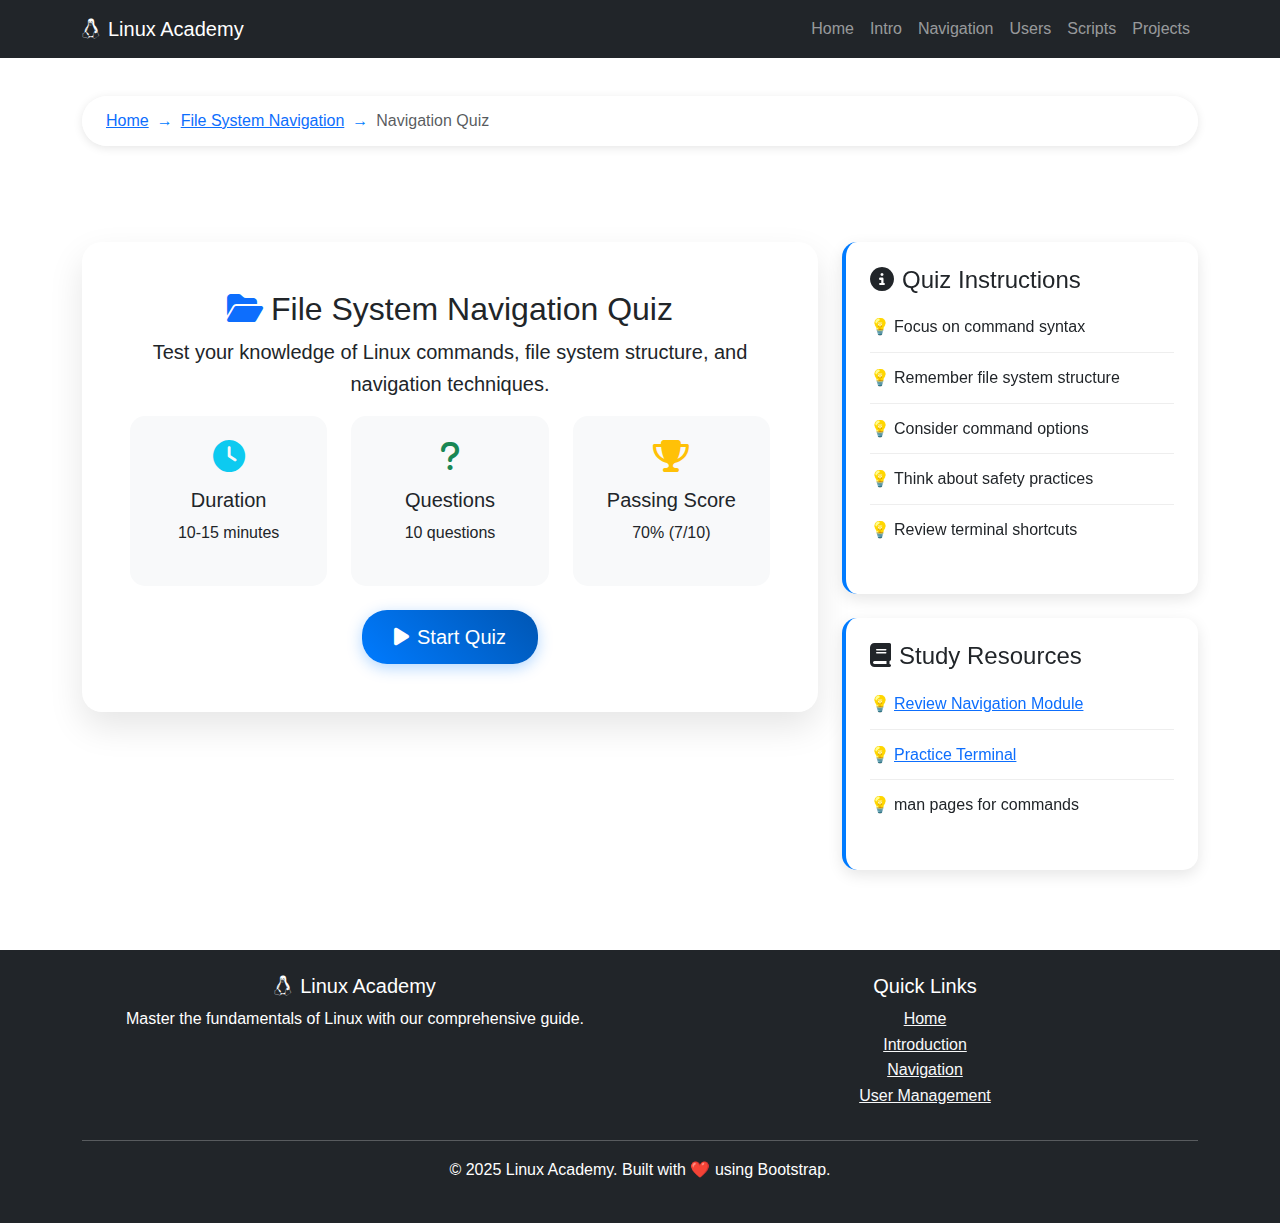
<file: sections/navigation-quiz.html>
<!DOCTYPE html>
<html lang="en">
<head>
  <meta charset="UTF-8" />
  <meta name="viewport" content="width=device-width, initial-scale=1.0" />
  <title>File System Navigation Quiz - Linux Academy</title>
  <!-- Bootstrap CSS CDN -->
  <link href="https://cdn.jsdelivr.net/npm/bootstrap@5.3.2/dist/css/bootstrap.min.css" rel="stylesheet" />
  <!-- Font Awesome for icons -->
  <link rel="stylesheet" href="https://cdnjs.cloudflare.com/ajax/libs/font-awesome/6.5.0/css/all.min.css">
  <!-- Custom CSS -->
  <link rel="stylesheet" href="../css/style.css">
</head>
<body>

  <!-- Navbar -->
  <nav class="navbar navbar-expand-lg navbar-dark bg-dark fixed-top">
    <div class="container">
      <a class="navbar-brand" href="../index.html">
        <i class="fab fa-linux me-2"></i>Linux Academy
      </a>
      <button class="navbar-toggler" type="button" data-bs-toggle="collapse" data-bs-target="#navbarNav">
        <span class="navbar-toggler-icon"></span>
      </button>
      <div class="collapse navbar-collapse" id="navbarNav">
        <ul class="navbar-nav ms-auto">
          <li class="nav-item"><a class="nav-link" href="../index.html">Home</a></li>
          <li class="nav-item"><a class="nav-link" href="intro.html">Intro</a></li>
          <li class="nav-item"><a class="nav-link" href="navigation.html">Navigation</a></li>
          <li class="nav-item"><a class="nav-link" href="users.html">Users</a></li>
          <li class="nav-item"><a class="nav-link" href="scripts.html">Scripts</a></li>
          <li class="nav-item"><a class="nav-link" href="projects.html">Projects</a></li>
        </ul>
      </div>
    </div>
  </nav>

  <!-- Breadcrumb -->
  <div class="container mt-5 pt-5">
    <nav aria-label="breadcrumb">
      <ol class="breadcrumb">
        <li class="breadcrumb-item"><a href="../index.html">Home</a></li>
        <li class="breadcrumb-item"><a href="navigation.html">File System Navigation</a></li>
        <li class="breadcrumb-item active" aria-current="page">Navigation Quiz</li>
      </ol>
    </nav>
  </div>

  <!-- Quiz Container -->
  <section class="content-section">
    <div class="container">
      <div class="row">
        <div class="col-lg-8">
          <div class="quiz-container">
            <div id="quizStart" class="quiz-start">
              <h2><i class="fas fa-folder-open text-primary me-2"></i>File System Navigation Quiz</h2>
              <p class="lead">Test your knowledge of Linux commands, file system structure, and navigation techniques.</p>
              
              <div class="quiz-info">
                <div class="row">
                  <div class="col-md-4">
                    <div class="info-card">
                      <i class="fas fa-clock text-info"></i>
                      <h5>Duration</h5>
                      <p>10-15 minutes</p>
                    </div>
                  </div>
                  <div class="col-md-4">
                    <div class="info-card">
                      <i class="fas fa-question text-success"></i>
                      <h5>Questions</h5>
                      <p>10 questions</p>
                    </div>
                  </div>
                  <div class="col-md-4">
                    <div class="info-card">
                      <i class="fas fa-trophy text-warning"></i>
                      <h5>Passing Score</h5>
                      <p>70% (7/10)</p>
                    </div>
                  </div>
                </div>
              </div>
              
              <button class="btn btn-primary btn-lg mt-4" onclick="startQuiz()">
                <i class="fas fa-play me-2"></i>Start Quiz
              </button>
            </div>
            
            <div id="quizContent" class="quiz-content" style="display: none;">
              <div class="quiz-progress">
                <div class="progress mb-3">
                  <div class="progress-bar" id="quizProgress" role="progressbar"></div>
                </div>
                <div class="d-flex justify-content-between">
                  <span id="questionCounter">Question 1 of 10</span>
                  <span id="scoreDisplay">Score: 0/10</span>
                </div>
              </div>
              
              <div id="questionContainer" class="question-container">
                <!-- Questions will be loaded here -->
              </div>
              
              <div class="quiz-navigation mt-4">
                <button class="btn btn-secondary" id="prevBtn" onclick="previousQuestion()" disabled>
                  <i class="fas fa-arrow-left me-2"></i>Previous
                </button>
                <button class="btn btn-primary" id="nextBtn" onclick="nextQuestion()">
                  Next<i class="fas fa-arrow-right ms-2"></i>
                </button>
                <button class="btn btn-success" id="finishBtn" onclick="finishQuiz()" style="display: none;">
                  <i class="fas fa-check me-2"></i>Finish Quiz
                </button>
              </div>
            </div>
            
            <div id="quizResults" class="quiz-results" style="display: none;">
              <!-- Results will be shown here -->
            </div>
          </div>
        </div>
        <div class="col-lg-4">
          <div class="sidebar-card">
            <h4><i class="fas fa-info-circle me-2"></i>Quiz Instructions</h4>
            <ul class="tips-list">
              <li>Focus on command syntax</li>
              <li>Remember file system structure</li>
              <li>Consider command options</li>
              <li>Think about safety practices</li>
              <li>Review terminal shortcuts</li>
            </ul>
          </div>
          
          <div class="sidebar-card mt-4">
            <h4><i class="fas fa-book me-2"></i>Study Resources</h4>
            <ul class="tips-list">
              <li><a href="navigation.html">Review Navigation Module</a></li>
              <li><a href="navigation.html#terminal">Practice Terminal</a></li>
              <li>man pages for commands</li>
            </ul>
          </div>
        </div>
      </div>
    </div>
  </section>

  <!-- Footer -->
  <footer class="bg-dark text-white text-center py-4">
    <div class="container">
      <div class="row">
        <div class="col-md-6">
          <h5><i class="fab fa-linux me-2"></i>Linux Academy</h5>
          <p>Master the fundamentals of Linux with our comprehensive guide.</p>
        </div>
        <div class="col-md-6">
          <h5>Quick Links</h5>
          <ul class="list-unstyled">
            <li><a href="../index.html" class="text-light">Home</a></li>
            <li><a href="intro.html" class="text-light">Introduction</a></li>
            <li><a href="navigation.html" class="text-light">Navigation</a></li>
            <li><a href="users.html" class="text-light">User Management</a></li>
          </ul>
        </div>
      </div>
      <hr>
      <p>&copy; 2025 Linux Academy. Built with ❤️ using Bootstrap.</p>
    </div>
  </footer>

  <!-- Bootstrap JS Bundle -->
  <script src="https://cdn.jsdelivr.net/npm/bootstrap@5.3.2/dist/js/bootstrap.bundle.min.js"></script>
  <!-- Custom JavaScript -->
  <script src="../js/script.js"></script>
  <script>
    // Quiz questions for File System Navigation
    const questions = [
      {
        question: "What command shows your current directory location?",
        options: [
          "cd",
          "pwd",
          "ls",
          "whoami"
        ],
        correct: 1,
        explanation: "The 'pwd' command stands for 'print working directory' and shows your current location in the file system."
      },
      {
        question: "Which command is used to list files and directories?",
        options: [
          "dir",
          "list",
          "ls",
          "show"
        ],
        correct: 2,
        explanation: "The 'ls' command lists the contents of a directory. It's one of the most commonly used Linux commands."
      },
      {
        question: "What does the command 'cd ..' do?",
        options: [
          "Goes to the home directory",
          "Goes to the previous directory",
          "Goes to the parent directory",
          "Goes to the root directory"
        ],
        correct: 2,
        explanation: "The 'cd ..' command moves you up one level to the parent directory. The '..' represents the parent directory."
      },
      {
        question: "Which option with 'ls' shows hidden files?",
        options: [
          "ls -h",
          "ls -a",
          "ls -l",
          "ls -R"
        ],
        correct: 1,
        explanation: "The 'ls -a' command shows all files, including hidden files that start with a dot (.)."
      },
      {
        question: "What is the root directory in Linux?",
        options: [
          "/root",
          "/home",
          "/",
          "/usr"
        ],
        correct: 2,
        explanation: "The root directory is represented by a single forward slash (/). All other directories branch out from here."
      },
      {
        question: "Which command creates a new directory?",
        options: [
          "makedir",
          "mkdir",
          "newdir",
          "createdir"
        ],
        correct: 1,
        explanation: "The 'mkdir' command stands for 'make directory' and is used to create new directories."
      },
      {
        question: "What does 'ls -l' display?",
        options: [
          "Only files",
          "Only directories",
          "Long format with details",
          "Hidden files only"
        ],
        correct: 2,
        explanation: "The 'ls -l' command displays files and directories in long format, showing permissions, ownership, size, and modification date."
      },
      {
        question: "Which directory contains user home directories?",
        options: [
          "/usr",
          "/home",
          "/var",
          "/etc"
        ],
        correct: 1,
        explanation: "The /home directory contains individual user directories. Each user typically has a subdirectory here."
      },
      {
        question: "What command removes a file?",
        options: [
          "delete",
          "remove",
          "rm",
          "del"
        ],
        correct: 2,
        explanation: "The 'rm' command removes (deletes) files. Be careful with this command as it permanently deletes files."
      },
      {
        question: "Which command copies files?",
        options: [
          "copy",
          "cp",
          "duplicate",
          "clone"
        ],
        correct: 1,
        explanation: "The 'cp' command copies files and directories. Syntax: cp source destination."
      }
    ];

    let currentQuestion = 0;
    let score = 0;
    let userAnswers = new Array(questions.length).fill(null);

    function startQuiz() {
      document.getElementById('quizStart').style.display = 'none';
      document.getElementById('quizContent').style.display = 'block';
      loadQuestion();
    }

    function loadQuestion() {
      const question = questions[currentQuestion];
      const container = document.getElementById('questionContainer');
      
      container.innerHTML = `
        <div class="question">
          <h3>${question.question}</h3>
          <div class="options">
            ${question.options.map((option, index) => `
              <div class="option ${userAnswers[currentQuestion] === index ? 'selected' : ''}" onclick="selectOption(${index})">
                <span class="option-letter">${String.fromCharCode(65 + index)}</span>
                <span class="option-text">${option}</span>
              </div>
            `).join('')}
          </div>
        </div>
      `;
      
      updateProgress();
      updateNavigation();
    }

    function selectOption(optionIndex) {
      userAnswers[currentQuestion] = optionIndex;
      
      // Update visual selection
      document.querySelectorAll('.option').forEach((option, index) => {
        option.classList.toggle('selected', index === optionIndex);
      });
      
      updateNavigation();
    }

    function nextQuestion() {
      if (currentQuestion < questions.length - 1) {
        currentQuestion++;
        loadQuestion();
      }
    }

    function previousQuestion() {
      if (currentQuestion > 0) {
        currentQuestion--;
        loadQuestion();
      }
    }

    function updateProgress() {
      const progress = ((currentQuestion + 1) / questions.length) * 100;
      document.getElementById('quizProgress').style.width = progress + '%';
      document.getElementById('questionCounter').textContent = `Question ${currentQuestion + 1} of ${questions.length}`;
      
      // Show/hide finish button
      const finishBtn = document.getElementById('finishBtn');
      const nextBtn = document.getElementById('nextBtn');
      
      if (currentQuestion === questions.length - 1) {
        finishBtn.style.display = 'inline-block';
        nextBtn.style.display = 'none';
      } else {
        finishBtn.style.display = 'none';
        nextBtn.style.display = 'inline-block';
      }
    }

    function updateNavigation() {
      document.getElementById('prevBtn').disabled = currentQuestion === 0;
      document.getElementById('nextBtn').disabled = userAnswers[currentQuestion] === null;
      document.getElementById('finishBtn').disabled = userAnswers[currentQuestion] === null;
    }

    function finishQuiz() {
      // Calculate score
      score = 0;
      userAnswers.forEach((answer, index) => {
        if (answer === questions[index].correct) {
          score++;
        }
      });
      
      // Show results
      document.getElementById('quizContent').style.display = 'none';
      document.getElementById('quizResults').style.display = 'block';
      
      const resultsContainer = document.getElementById('quizResults');
      const percentage = (score / questions.length) * 100;
      const passed = percentage >= 70;
      
      resultsContainer.innerHTML = `
        <div class="text-center">
          <h2><i class="fas fa-${passed ? 'trophy' : 'times-circle'} text-${passed ? 'success' : 'danger'} me-2"></i>Quiz Complete!</h2>
          <div class="score-display">
            <h3>Your Score: ${score}/${questions.length} (${percentage.toFixed(1)}%)</h3>
            <p class="lead">${passed ? 'Great job! You understand file system navigation!' : 'Review the navigation module and try again!'}</p>
          </div>
          
          <div class="results-breakdown mt-4">
            <h4>Question Breakdown:</h4>
            ${questions.map((question, index) => {
              const userAnswer = userAnswers[index];
              const isCorrect = userAnswer === question.correct;
              const userAnswerText = userAnswer !== null ? question.options[userAnswer] : 'Not answered';
              const correctAnswerText = question.options[question.correct];
              
              return `
                <div class="question-result ${isCorrect ? 'correct' : 'incorrect'}">
                  <h5>Question ${index + 1}: ${question.question}</h5>
                  <p><strong>Your answer:</strong> ${userAnswerText}</p>
                  <p><strong>Correct answer:</strong> ${correctAnswerText}</p>
                  <p><strong>Explanation:</strong> ${question.explanation}</p>
                </div>
              `;
            }).join('')}
          </div>
          
          <div class="quiz-actions mt-4">
            <button class="btn btn-primary me-2" onclick="retakeQuiz()">
              <i class="fas fa-redo me-2"></i>Retake Quiz
            </button>
            <a href="users.html" class="btn btn-success me-2">
              <i class="fas fa-arrow-right me-2"></i>Next Module
            </a>
            <a href="../index.html" class="btn btn-secondary">
              <i class="fas fa-home me-2"></i>Back to Home
            </a>
          </div>
        </div>
      `;
    }

    function retakeQuiz() {
      currentQuestion = 0;
      score = 0;
      userAnswers = new Array(questions.length).fill(null);
      
      document.getElementById('quizResults').style.display = 'none';
      document.getElementById('quizStart').style.display = 'block';
    }
  </script>
</body>
</html>
</file>
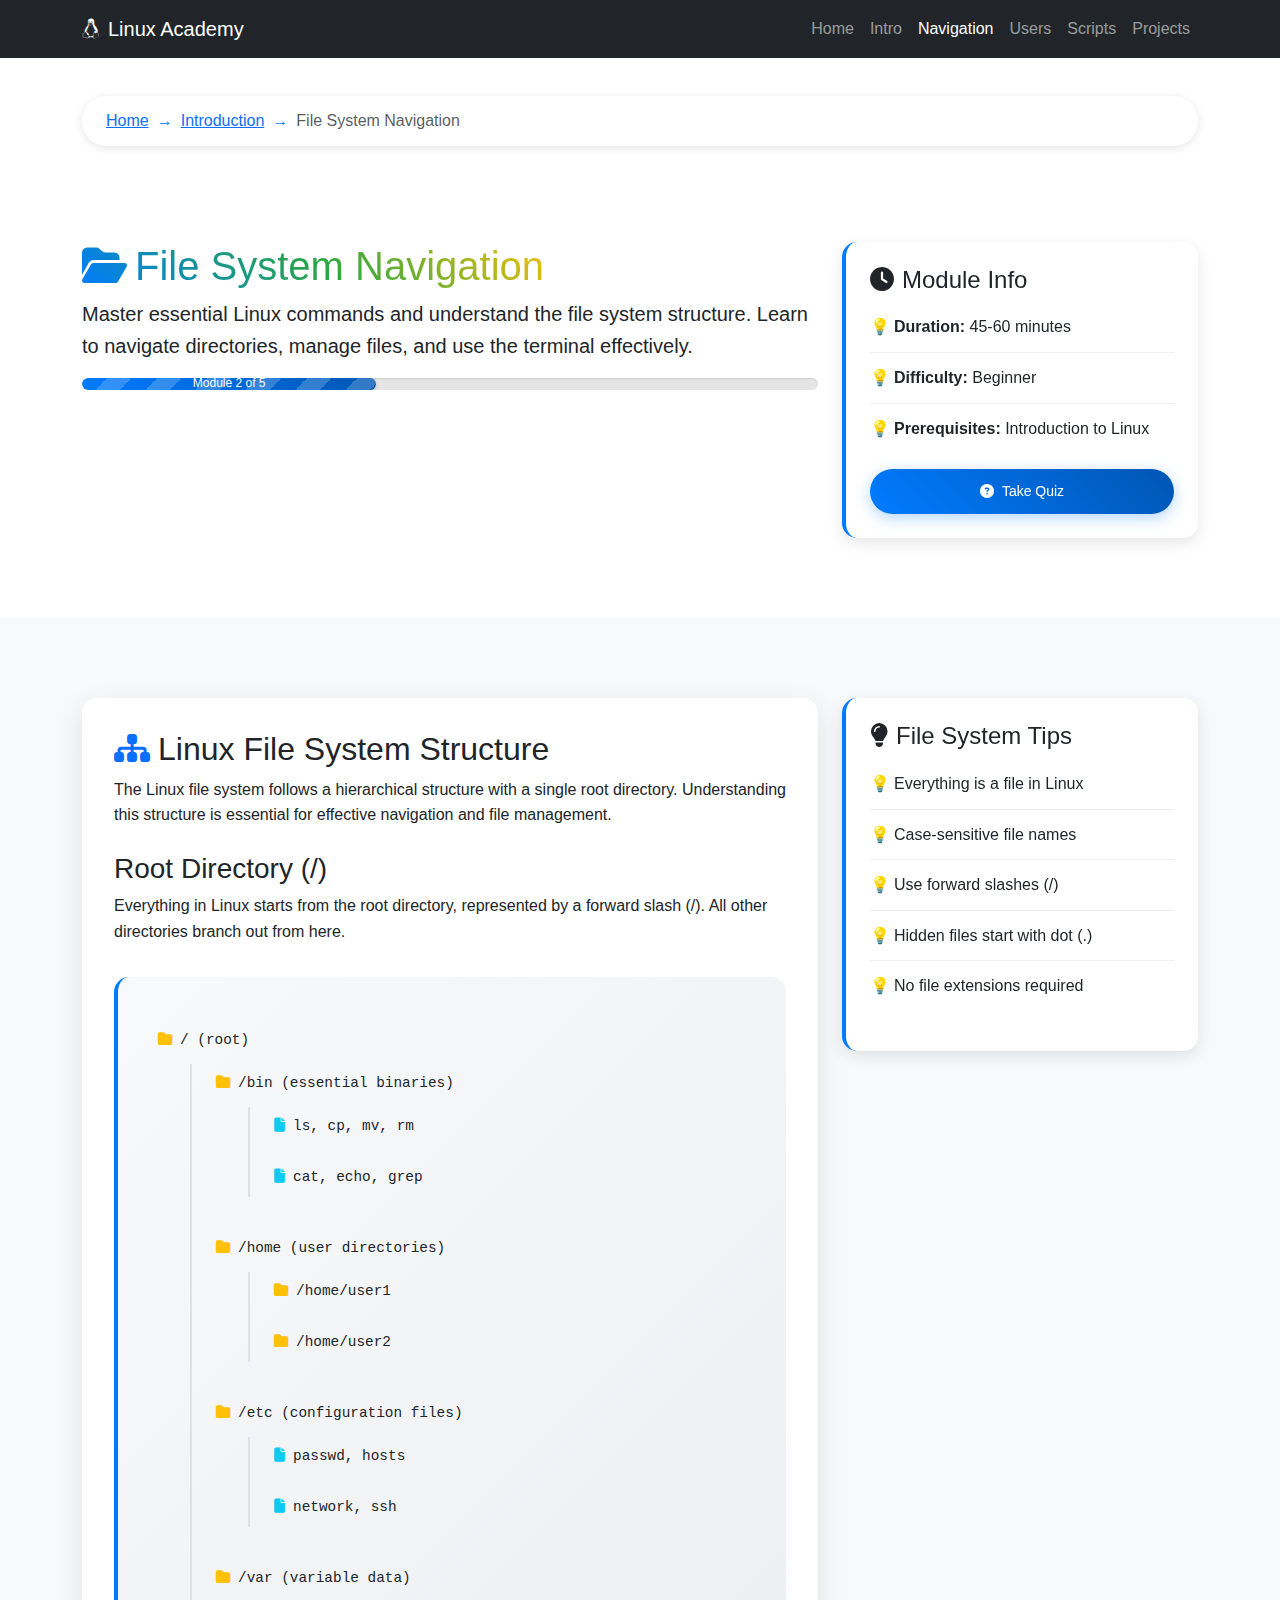
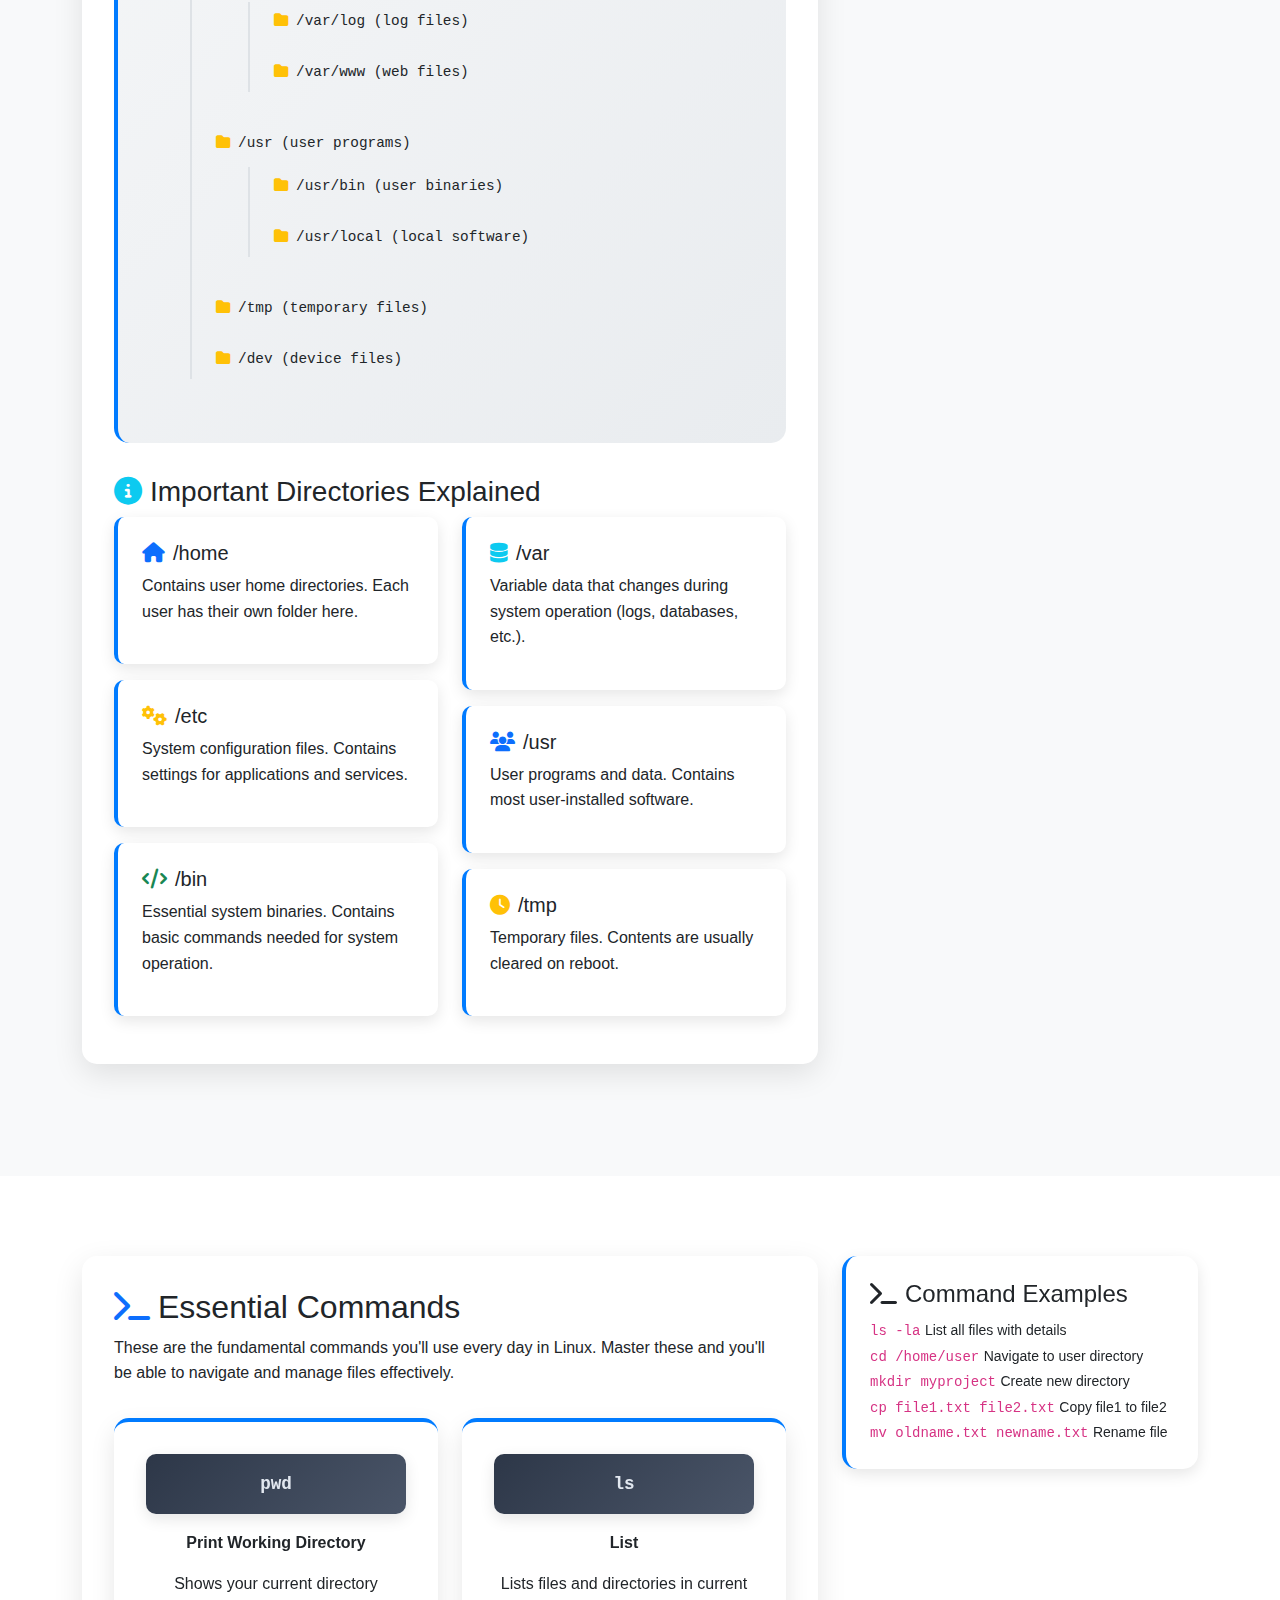
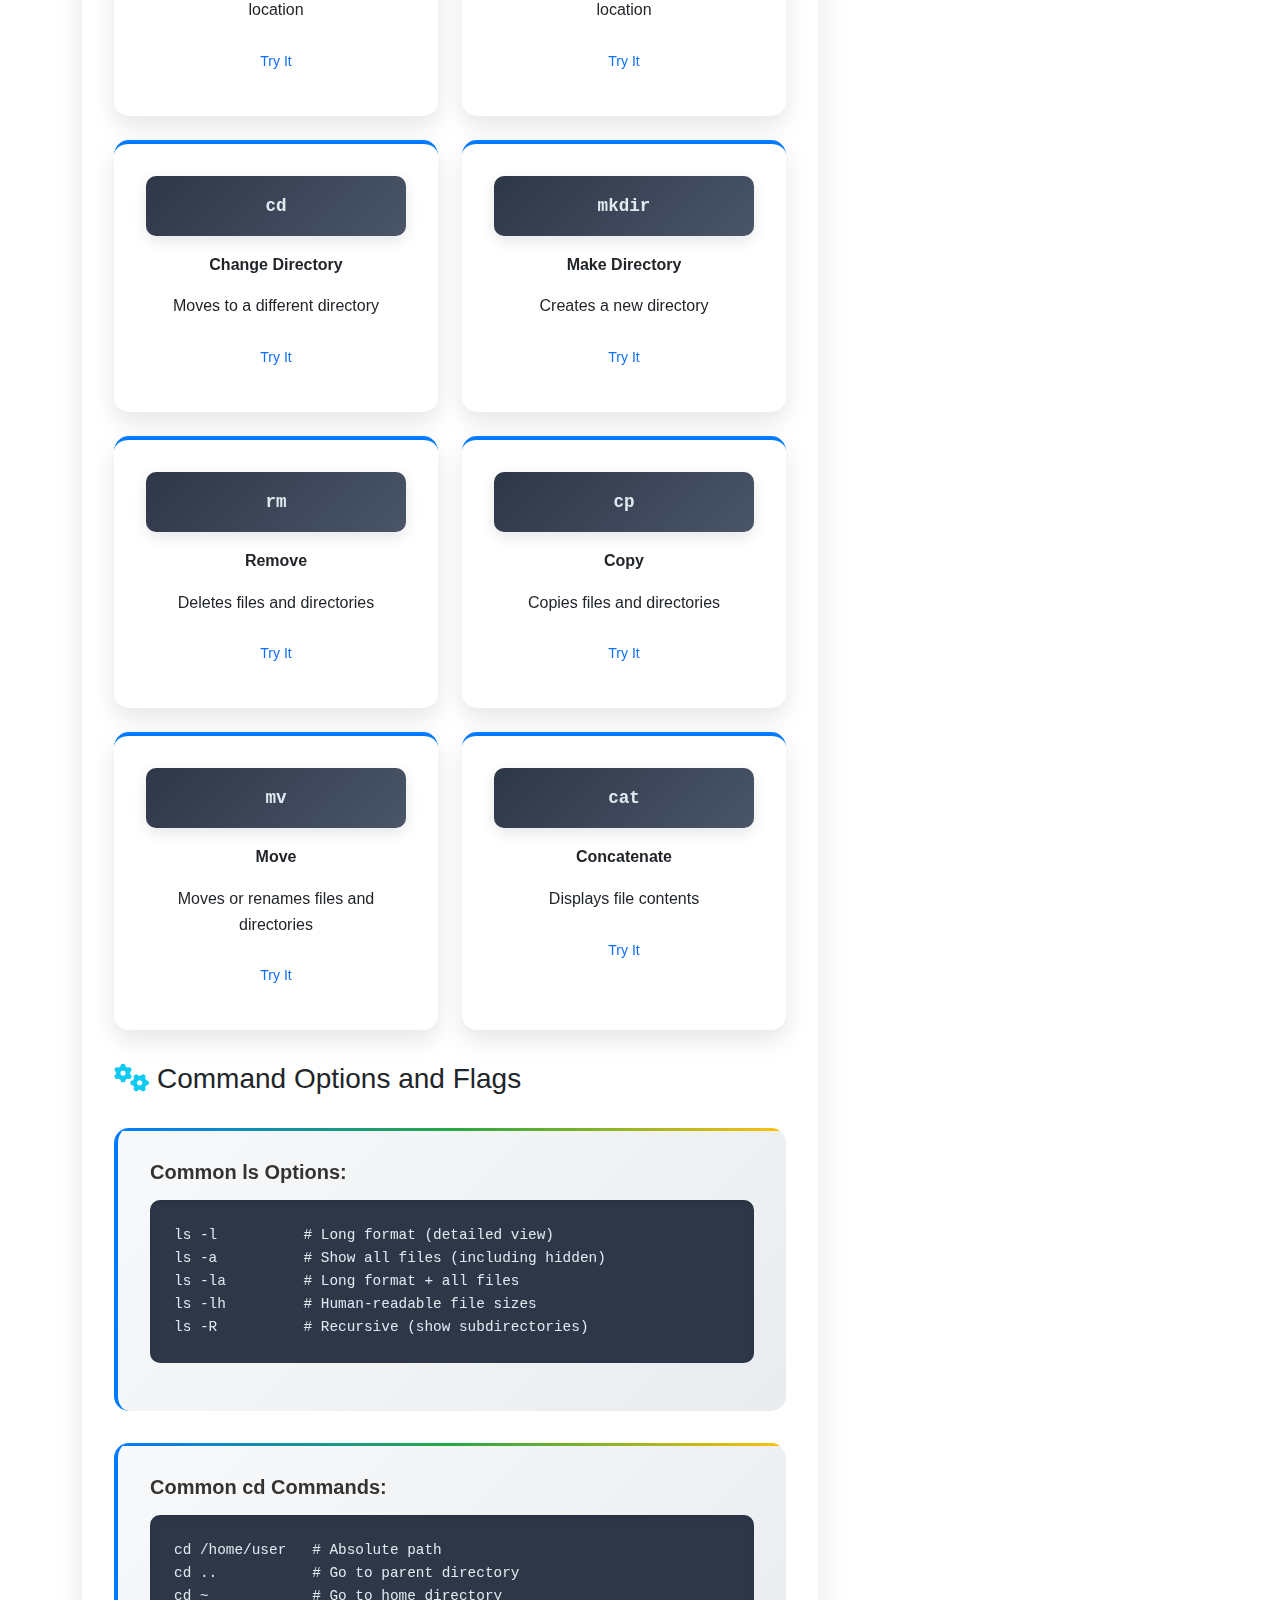
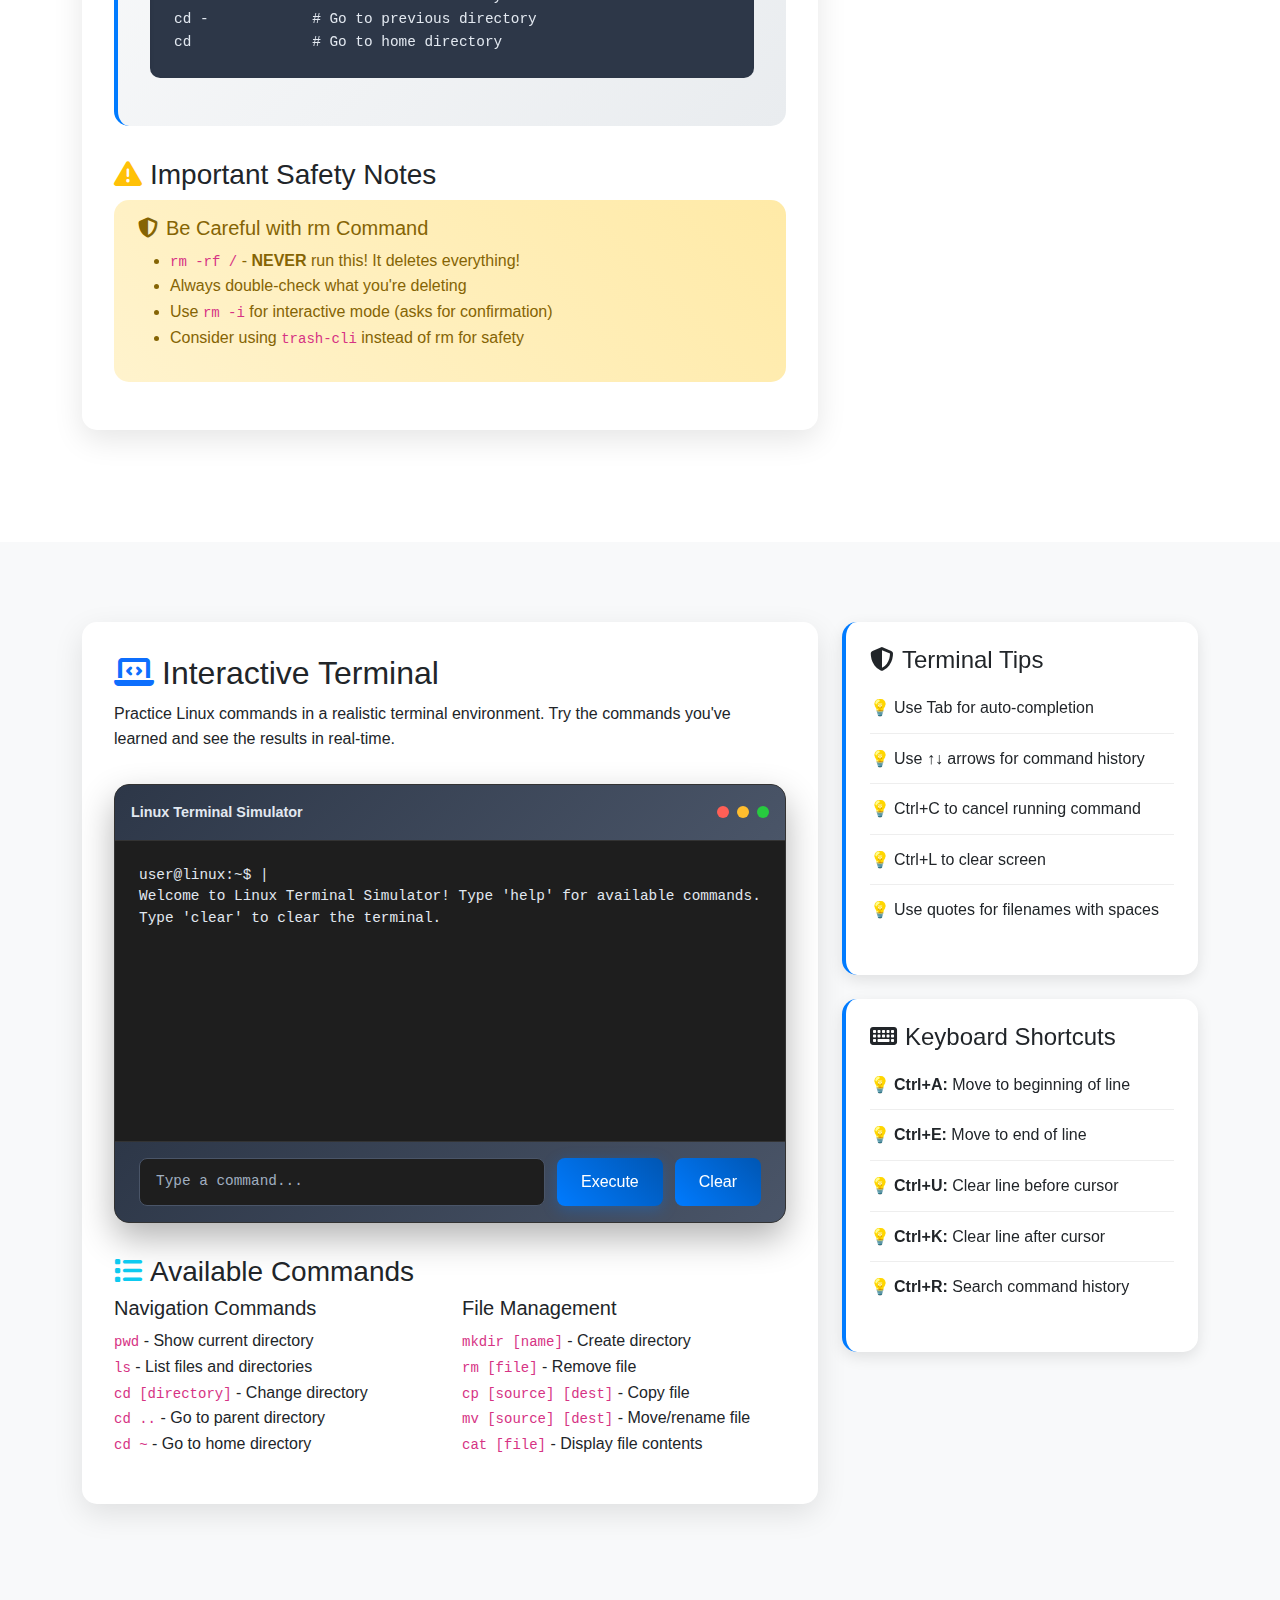
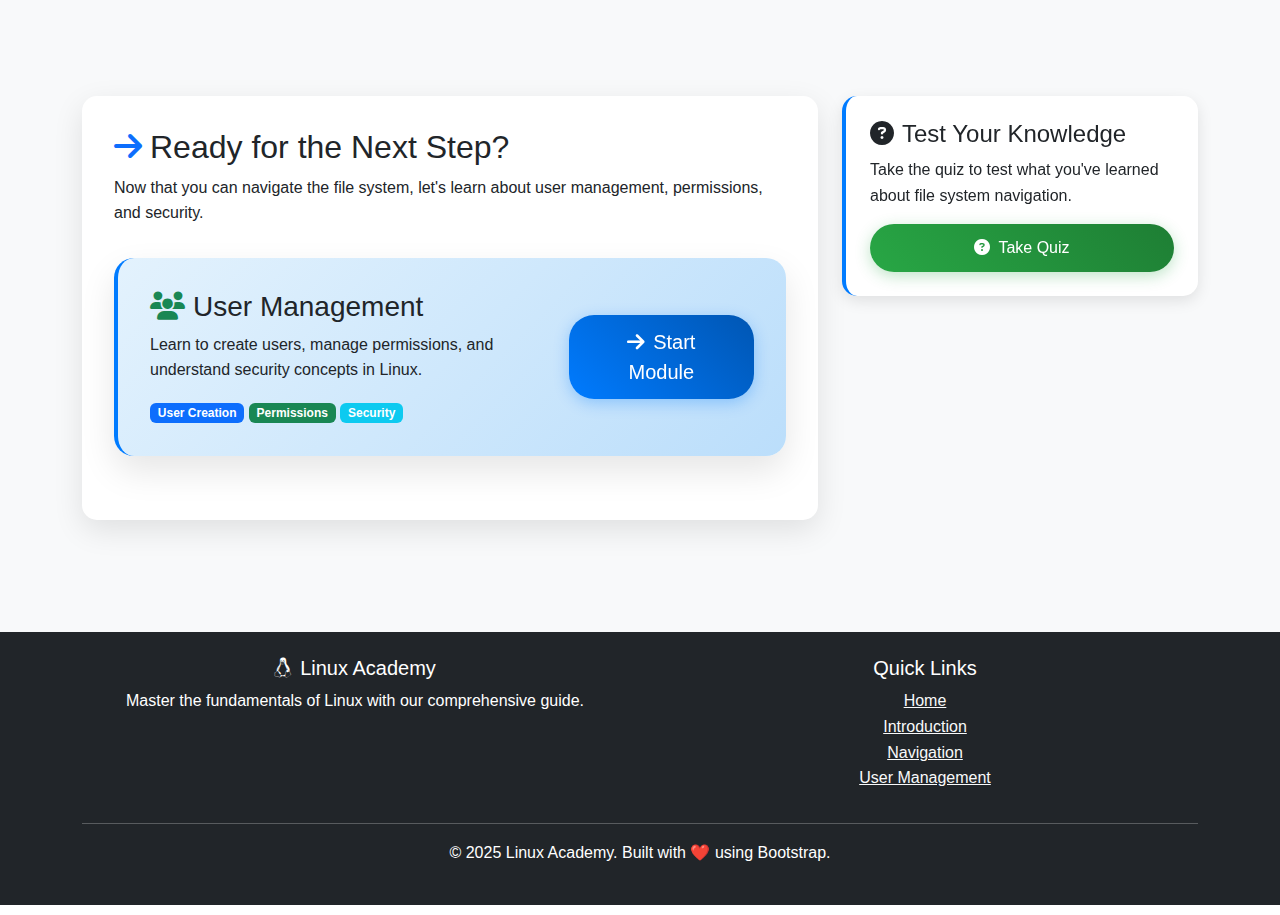
<file: sections/navigation.html>
<!DOCTYPE html>
<html lang="en">
<head>
  <meta charset="UTF-8" />
  <meta name="viewport" content="width=device-width, initial-scale=1.0" />
  <title>File System Navigation - Linux Academy</title>
  <!-- Bootstrap CSS CDN -->
  <link href="https://cdn.jsdelivr.net/npm/bootstrap@5.3.2/dist/css/bootstrap.min.css" rel="stylesheet" />
  <!-- Font Awesome for icons -->
  <link rel="stylesheet" href="https://cdnjs.cloudflare.com/ajax/libs/font-awesome/6.5.0/css/all.min.css">
  <!-- Custom CSS -->
  <link rel="stylesheet" href="../css/style.css">
</head>
<body>

  <!-- Navbar -->
  <nav class="navbar navbar-expand-lg navbar-dark bg-dark fixed-top">
    <div class="container">
      <a class="navbar-brand" href="../index.html">
        <i class="fab fa-linux me-2"></i>Linux Academy
      </a>
      <button class="navbar-toggler" type="button" data-bs-toggle="collapse" data-bs-target="#navbarNav">
        <span class="navbar-toggler-icon"></span>
      </button>
      <div class="collapse navbar-collapse" id="navbarNav">
        <ul class="navbar-nav ms-auto">
          <li class="nav-item"><a class="nav-link" href="../index.html">Home</a></li>
          <li class="nav-item"><a class="nav-link" href="intro.html">Intro</a></li>
          <li class="nav-item"><a class="nav-link active" href="navigation.html">Navigation</a></li>
          <li class="nav-item"><a class="nav-link" href="users.html">Users</a></li>
          <li class="nav-item"><a class="nav-link" href="scripts.html">Scripts</a></li>
          <li class="nav-item"><a class="nav-link" href="projects.html">Projects</a></li>
        </ul>
      </div>
    </div>
  </nav>

  <!-- Breadcrumb -->
  <div class="container mt-5 pt-5">
    <nav aria-label="breadcrumb">
      <ol class="breadcrumb">
        <li class="breadcrumb-item"><a href="../index.html">Home</a></li>
        <li class="breadcrumb-item"><a href="intro.html">Introduction</a></li>
        <li class="breadcrumb-item active" aria-current="page">File System Navigation</li>
      </ol>
    </nav>
  </div>

  <!-- Progress Bar -->
  <div class="progress-container">
    <div class="progress-bar" id="progressBar"></div>
  </div>

  <!-- Header Section -->
  <section class="content-section">
    <div class="container">
      <div class="row">
        <div class="col-lg-8">
          <h1 class="text-gradient"><i class="fas fa-folder-open text-primary me-2"></i>File System Navigation</h1>
          <p class="lead">Master essential Linux commands and understand the file system structure. Learn to navigate directories, manage files, and use the terminal effectively.</p>
          
          <!-- Progress Indicator -->
          <div class="progress mb-4" style="height: 8px;">
            <div class="progress-bar bg-success" role="progressbar" style="width: 40%">Module 2 of 5</div>
          </div>
        </div>
        <div class="col-lg-4">
          <div class="sidebar-card">
            <h4><i class="fas fa-clock me-2"></i>Module Info</h4>
            <ul class="tips-list">
              <li><strong>Duration:</strong> 45-60 minutes</li>
              <li><strong>Difficulty:</strong> Beginner</li>
              <li><strong>Prerequisites:</strong> Introduction to Linux</li>
            </ul>
            <div class="mt-3">
              <a href="navigation-quiz.html" class="btn btn-primary btn-sm w-100">
                <i class="fas fa-question-circle me-2"></i>Take Quiz
              </a>
            </div>
          </div>
        </div>
      </div>
    </div>
  </section>

  <!-- File System Structure Section -->
  <section class="content-section bg-light">
    <div class="container">
      <div class="row">
        <div class="col-lg-8">
          <div class="content-card">
            <h2><i class="fas fa-sitemap text-primary me-2"></i>Linux File System Structure</h2>
            <p>The Linux file system follows a hierarchical structure with a single root directory. Understanding this structure is essential for effective navigation and file management.</p>
            
            <h3 class="mt-4">Root Directory (/)</h3>
            <p>Everything in Linux starts from the root directory, represented by a forward slash (/). All other directories branch out from here.</p>
            
            <div class="file-tree">
              <div class="tree-item">
                <i class="fas fa-folder text-warning me-2"></i>/ (root)
                <div class="tree-children">
                  <div class="tree-item">
                    <i class="fas fa-folder text-warning me-2"></i>/bin (essential binaries)
                    <div class="tree-children">
                      <div class="tree-item"><i class="fas fa-file text-info me-2"></i>ls, cp, mv, rm</div>
                      <div class="tree-item"><i class="fas fa-file text-info me-2"></i>cat, echo, grep</div>
                    </div>
                  </div>
                  <div class="tree-item">
                    <i class="fas fa-folder text-warning me-2"></i>/home (user directories)
                    <div class="tree-children">
                      <div class="tree-item"><i class="fas fa-folder text-warning me-2"></i>/home/user1</div>
                      <div class="tree-item"><i class="fas fa-folder text-warning me-2"></i>/home/user2</div>
                    </div>
                  </div>
                  <div class="tree-item">
                    <i class="fas fa-folder text-warning me-2"></i>/etc (configuration files)
                    <div class="tree-children">
                      <div class="tree-item"><i class="fas fa-file text-info me-2"></i>passwd, hosts</div>
                      <div class="tree-item"><i class="fas fa-file text-info me-2"></i>network, ssh</div>
                    </div>
                  </div>
                  <div class="tree-item">
                    <i class="fas fa-folder text-warning me-2"></i>/var (variable data)
                    <div class="tree-children">
                      <div class="tree-item"><i class="fas fa-folder text-warning me-2"></i>/var/log (log files)</div>
                      <div class="tree-item"><i class="fas fa-folder text-warning me-2"></i>/var/www (web files)</div>
                    </div>
                  </div>
                  <div class="tree-item">
                    <i class="fas fa-folder text-warning me-2"></i>/usr (user programs)
                    <div class="tree-children">
                      <div class="tree-item"><i class="fas fa-folder text-warning me-2"></i>/usr/bin (user binaries)</div>
                      <div class="tree-item"><i class="fas fa-folder text-warning me-2"></i>/usr/local (local software)</div>
                    </div>
                  </div>
                  <div class="tree-item">
                    <i class="fas fa-folder text-warning me-2"></i>/tmp (temporary files)
                  </div>
                  <div class="tree-item">
                    <i class="fas fa-folder text-warning me-2"></i>/dev (device files)
                  </div>
                </div>
              </div>
            </div>

            <h3 class="mt-4"><i class="fas fa-info-circle text-info me-2"></i>Important Directories Explained</h3>
            <div class="row">
              <div class="col-md-6">
                <div class="directory-info">
                  <h5><i class="fas fa-home text-primary me-2"></i>/home</h5>
                  <p>Contains user home directories. Each user has their own folder here.</p>
                </div>
                <div class="directory-info">
                  <h5><i class="fas fa-cogs text-warning me-2"></i>/etc</h5>
                  <p>System configuration files. Contains settings for applications and services.</p>
                </div>
                <div class="directory-info">
                  <h5><i class="fas fa-code text-success me-2"></i>/bin</h5>
                  <p>Essential system binaries. Contains basic commands needed for system operation.</p>
                </div>
              </div>
              <div class="col-md-6">
                <div class="directory-info">
                  <h5><i class="fas fa-database text-info me-2"></i>/var</h5>
                  <p>Variable data that changes during system operation (logs, databases, etc.).</p>
                </div>
                <div class="directory-info">
                  <h5><i class="fas fa-users text-primary me-2"></i>/usr</h5>
                  <p>User programs and data. Contains most user-installed software.</p>
                </div>
                <div class="directory-info">
                  <h5><i class="fas fa-clock text-warning me-2"></i>/tmp</h5>
                  <p>Temporary files. Contents are usually cleared on reboot.</p>
                </div>
              </div>
            </div>
          </div>
        </div>
        <div class="col-lg-4">
          <div class="sidebar-card">
            <h4><i class="fas fa-lightbulb me-2"></i>File System Tips</h4>
            <ul class="tips-list">
              <li>Everything is a file in Linux</li>
              <li>Case-sensitive file names</li>
              <li>Use forward slashes (/)</li>
              <li>Hidden files start with dot (.)</li>
              <li>No file extensions required</li>
            </ul>
          </div>
        </div>
      </div>
    </div>
  </section>

  <!-- Essential Commands Section -->
  <section class="content-section">
    <div class="container">
      <div class="row">
        <div class="col-lg-8">
          <div class="content-card">
            <h2><i class="fas fa-terminal text-primary me-2"></i>Essential Commands</h2>
            <p>These are the fundamental commands you'll use every day in Linux. Master these and you'll be able to navigate and manage files effectively.</p>
            
            <div class="command-grid">
              <div class="command-card shadow-hover">
                <code>pwd</code>
                <p><strong>Print Working Directory</strong></p>
                <p>Shows your current directory location</p>
                <button class="btn btn-sm btn-outline-primary" onclick="tryCommand('pwd')">Try It</button>
              </div>
              
              <div class="command-card shadow-hover">
                <code>ls</code>
                <p><strong>List</strong></p>
                <p>Lists files and directories in current location</p>
                <button class="btn btn-sm btn-outline-primary" onclick="tryCommand('ls')">Try It</button>
              </div>
              
              <div class="command-card shadow-hover">
                <code>cd</code>
                <p><strong>Change Directory</strong></p>
                <p>Moves to a different directory</p>
                <button class="btn btn-sm btn-outline-primary" onclick="tryCommand('cd')">Try It</button>
              </div>
              
              <div class="command-card shadow-hover">
                <code>mkdir</code>
                <p><strong>Make Directory</strong></p>
                <p>Creates a new directory</p>
                <button class="btn btn-sm btn-outline-primary" onclick="tryCommand('mkdir')">Try It</button>
              </div>
              
              <div class="command-card shadow-hover">
                <code>rm</code>
                <p><strong>Remove</strong></p>
                <p>Deletes files and directories</p>
                <button class="btn btn-sm btn-outline-primary" onclick="tryCommand('rm')">Try It</button>
              </div>
              
              <div class="command-card shadow-hover">
                <code>cp</code>
                <p><strong>Copy</strong></p>
                <p>Copies files and directories</p>
                <button class="btn btn-sm btn-outline-primary" onclick="tryCommand('cp')">Try It</button>
              </div>
              
              <div class="command-card shadow-hover">
                <code>mv</code>
                <p><strong>Move</strong></p>
                <p>Moves or renames files and directories</p>
                <button class="btn btn-sm btn-outline-primary" onclick="tryCommand('mv')">Try It</button>
              </div>
              
              <div class="command-card shadow-hover">
                <code>cat</code>
                <p><strong>Concatenate</strong></p>
                <p>Displays file contents</p>
                <button class="btn btn-sm btn-outline-primary" onclick="tryCommand('cat')">Try It</button>
              </div>
            </div>

            <h3 class="mt-4"><i class="fas fa-cogs text-info me-2"></i>Command Options and Flags</h3>
            <div class="code-example">
              <h5>Common ls Options:</h5>
              <pre><code>ls -l          # Long format (detailed view)
ls -a          # Show all files (including hidden)
ls -la         # Long format + all files
ls -lh         # Human-readable file sizes
ls -R          # Recursive (show subdirectories)</code></pre>
            </div>

            <div class="code-example">
              <h5>Common cd Commands:</h5>
              <pre><code>cd /home/user   # Absolute path
cd ..           # Go to parent directory
cd ~            # Go to home directory
cd -            # Go to previous directory
cd              # Go to home directory</code></pre>
            </div>

            <h3 class="mt-4"><i class="fas fa-exclamation-triangle text-warning me-2"></i>Important Safety Notes</h3>
            <div class="alert alert-warning">
              <h5><i class="fas fa-shield-alt me-2"></i>Be Careful with rm Command</h5>
              <ul>
                <li><code>rm -rf /</code> - <strong>NEVER</strong> run this! It deletes everything!</li>
                <li>Always double-check what you're deleting</li>
                <li>Use <code>rm -i</code> for interactive mode (asks for confirmation)</li>
                <li>Consider using <code>trash-cli</code> instead of rm for safety</li>
              </ul>
            </div>
          </div>
        </div>
        <div class="col-lg-4">
          <div class="sidebar-card">
            <h4><i class="fas fa-terminal me-2"></i>Command Examples</h4>
            <div class="example-commands">
              <div class="example-command">
                <code>ls -la</code>
                <small>List all files with details</small>
              </div>
              <div class="example-command">
                <code>cd /home/user</code>
                <small>Navigate to user directory</small>
              </div>
              <div class="example-command">
                <code>mkdir myproject</code>
                <small>Create new directory</small>
              </div>
              <div class="example-command">
                <code>cp file1.txt file2.txt</code>
                <small>Copy file1 to file2</small>
              </div>
              <div class="example-command">
                <code>mv oldname.txt newname.txt</code>
                <small>Rename file</small>
              </div>
            </div>
          </div>
        </div>
      </div>
    </div>
  </section>

  <!-- Interactive Terminal Section -->
  <section class="content-section bg-light">
    <div class="container">
      <div class="row">
        <div class="col-lg-8">
          <div class="content-card">
            <h2><i class="fas fa-laptop-code text-primary me-2"></i>Interactive Terminal</h2>
            <p>Practice Linux commands in a realistic terminal environment. Try the commands you've learned and see the results in real-time.</p>
            
            <div class="terminal-container">
              <div class="terminal-header">
                <span class="terminal-title">Linux Terminal Simulator</span>
                <div class="terminal-buttons">
                  <span class="terminal-btn"></span>
                  <span class="terminal-btn"></span>
                  <span class="terminal-btn"></span>
                </div>
              </div>
              <div class="terminal-body" id="terminal">
                <div class="terminal-line">
                  <span class="prompt">user@linux:~$</span>
                  <span class="command" id="currentCommand"></span>
                  <span class="cursor">|</span>
                </div>
                <div class="terminal-output" id="terminalOutput">
                  Welcome to Linux Terminal Simulator!
                  Type 'help' for available commands.
                  Type 'clear' to clear the terminal.
                </div>
              </div>
              <div class="terminal-input">
                <input type="text" id="commandInput" placeholder="Type a command..." class="form-control">
                <button class="btn btn-primary" onclick="executeCommand()">Execute</button>
                <button class="btn btn-secondary" onclick="clearTerminal()">Clear</button>
              </div>
            </div>

            <h3 class="mt-4"><i class="fas fa-list text-info me-2"></i>Available Commands</h3>
            <div class="row">
              <div class="col-md-6">
                <h5>Navigation Commands</h5>
                <ul class="feature-list">
                  <li><code>pwd</code> - Show current directory</li>
                  <li><code>ls</code> - List files and directories</li>
                  <li><code>cd [directory]</code> - Change directory</li>
                  <li><code>cd ..</code> - Go to parent directory</li>
                  <li><code>cd ~</code> - Go to home directory</li>
                </ul>
              </div>
              <div class="col-md-6">
                <h5>File Management</h5>
                <ul class="feature-list">
                  <li><code>mkdir [name]</code> - Create directory</li>
                  <li><code>rm [file]</code> - Remove file</li>
                  <li><code>cp [source] [dest]</code> - Copy file</li>
                  <li><code>mv [source] [dest]</code> - Move/rename file</li>
                  <li><code>cat [file]</code> - Display file contents</li>
                </ul>
              </div>
            </div>
          </div>
        </div>
        <div class="col-lg-4">
          <div class="sidebar-card">
            <h4><i class="fas fa-shield-alt me-2"></i>Terminal Tips</h4>
            <ul class="tips-list">
              <li>Use Tab for auto-completion</li>
              <li>Use ↑↓ arrows for command history</li>
              <li>Ctrl+C to cancel running command</li>
              <li>Ctrl+L to clear screen</li>
              <li>Use quotes for filenames with spaces</li>
            </ul>
          </div>
          
          <div class="sidebar-card mt-4">
            <h4><i class="fas fa-keyboard me-2"></i>Keyboard Shortcuts</h4>
            <ul class="tips-list">
              <li><strong>Ctrl+A:</strong> Move to beginning of line</li>
              <li><strong>Ctrl+E:</strong> Move to end of line</li>
              <li><strong>Ctrl+U:</strong> Clear line before cursor</li>
              <li><strong>Ctrl+K:</strong> Clear line after cursor</li>
              <li><strong>Ctrl+R:</strong> Search command history</li>
            </ul>
          </div>
        </div>
      </div>
    </div>
  </section>

  <!-- Navigation Section -->
  <section class="content-section bg-light">
    <div class="container">
      <div class="row">
        <div class="col-lg-8">
          <div class="content-card">
            <h2><i class="fas fa-arrow-right text-primary me-2"></i>Ready for the Next Step?</h2>
            <p>Now that you can navigate the file system, let's learn about user management, permissions, and security.</p>
            
            <div class="next-module-card">
              <div class="row align-items-center">
                <div class="col-md-8">
                  <h3><i class="fas fa-users text-success me-2"></i>User Management</h3>
                  <p>Learn to create users, manage permissions, and understand security concepts in Linux.</p>
                  <div class="module-features">
                    <span class="badge bg-primary">User Creation</span>
                    <span class="badge bg-success">Permissions</span>
                    <span class="badge bg-info">Security</span>
                  </div>
                </div>
                <div class="col-md-4 text-center">
                  <a href="users.html" class="btn btn-primary btn-lg">
                    <i class="fas fa-arrow-right me-2"></i>Start Module
                  </a>
                </div>
              </div>
            </div>
          </div>
        </div>
        <div class="col-lg-4">
          <div class="sidebar-card">
            <h4><i class="fas fa-question-circle me-2"></i>Test Your Knowledge</h4>
            <p>Take the quiz to test what you've learned about file system navigation.</p>
            <a href="navigation-quiz.html" class="btn btn-success w-100">
              <i class="fas fa-question-circle me-2"></i>Take Quiz
            </a>
          </div>
        </div>
      </div>
    </div>
  </section>

  <!-- Footer -->
  <footer class="bg-dark text-white text-center py-4">
    <div class="container">
      <div class="row">
        <div class="col-md-6">
          <h5><i class="fab fa-linux me-2"></i>Linux Academy</h5>
          <p>Master the fundamentals of Linux with our comprehensive guide.</p>
        </div>
        <div class="col-md-6">
          <h5>Quick Links</h5>
          <ul class="list-unstyled">
            <li><a href="../index.html" class="text-light">Home</a></li>
            <li><a href="intro.html" class="text-light">Introduction</a></li>
            <li><a href="navigation.html" class="text-light">Navigation</a></li>
            <li><a href="users.html" class="text-light">User Management</a></li>
          </ul>
        </div>
      </div>
      <hr>
      <p>&copy; 2025 Linux Academy. Built with ❤️ using Bootstrap.</p>
    </div>
  </footer>

  <!-- Bootstrap JS Bundle -->
  <script src="https://cdn.jsdelivr.net/npm/bootstrap@5.3.2/dist/js/bootstrap.bundle.min.js"></script>
  <!-- Custom JavaScript -->
  <script src="../js/script.js"></script>
  <script>
    // Progress bar functionality
    window.addEventListener('scroll', function() {
      const scrollTop = window.pageYOffset;
      const docHeight = document.body.offsetHeight - window.innerHeight;
      const scrollPercent = (scrollTop / docHeight) * 100;
      document.getElementById('progressBar').style.width = scrollPercent + '%';
    });

    // Terminal functionality
    let currentDirectory = '/home/user';
    let fileSystem = {
      '/home/user': {
        type: 'directory',
        contents: ['Documents', 'Downloads', 'Pictures', 'Desktop']
      },
      '/home/user/Documents': {
        type: 'directory',
        contents: ['project1.txt', 'notes.txt']
      },
      '/home/user/Downloads': {
        type: 'directory',
        contents: ['file1.txt', 'image.jpg']
      }
    };

    function executeCommand() {
      const input = document.getElementById('commandInput');
      const command = input.value.trim();
      
      if (command === '') return;
      
      // Add command to terminal
      addToTerminal(`user@linux:~$ ${command}`);
      
      // Process command
      const parts = command.split(' ');
      const cmd = parts[0];
      const args = parts.slice(1);
      
      let output = '';
      
      switch(cmd) {
        case 'pwd':
          output = currentDirectory;
          break;
        case 'ls':
          output = executeLs(args);
          break;
        case 'cd':
          output = executeCd(args);
          break;
        case 'mkdir':
          output = executeMkdir(args);
          break;
        case 'rm':
          output = executeRm(args);
          break;
        case 'cp':
          output = executeCp(args);
          break;
        case 'mv':
          output = executeMv(args);
          break;
        case 'cat':
          output = executeCat(args);
          break;
        case 'clear':
          clearTerminal();
          input.value = '';
          return;
        case 'help':
          output = `Available commands:
pwd - Print working directory
ls [options] - List files and directories
cd [directory] - Change directory
mkdir [name] - Create directory
rm [file] - Remove file
cp [source] [dest] - Copy file
mv [source] [dest] - Move/rename file
cat [file] - Display file contents
clear - Clear terminal
help - Show this help`;
          break;
        default:
          output = `bash: ${cmd}: command not found`;
      }
      
      if (output) {
        addToTerminal(output);
      }
      
      input.value = '';
    }

    function addToTerminal(text) {
      const output = document.getElementById('terminalOutput');
      output.innerHTML += '<br>' + text;
      output.scrollTop = output.scrollHeight;
    }

    function clearTerminal() {
      document.getElementById('terminalOutput').innerHTML = '';
    }

    function executeLs(args) {
      const dir = currentDirectory;
      if (fileSystem[dir]) {
        return fileSystem[dir].contents.join('  ');
      }
      return 'ls: cannot access directory: No such file or directory';
    }

    function executeCd(args) {
      if (args.length === 0 || args[0] === '~') {
        currentDirectory = '/home/user';
        return '';
      }
      if (args[0] === '..') {
        const parts = currentDirectory.split('/');
        parts.pop();
        currentDirectory = parts.join('/') || '/';
        return '';
      }
      return `cd: ${args[0]}: No such file or directory`;
    }

    function executeMkdir(args) {
      if (args.length === 0) {
        return 'mkdir: missing operand';
      }
      return `Created directory: ${args[0]}`;
    }

    function executeRm(args) {
      if (args.length === 0) {
        return 'rm: missing operand';
      }
      return `Removed: ${args[0]}`;
    }

    function executeCp(args) {
      if (args.length < 2) {
        return 'cp: missing file operand';
      }
      return `Copied ${args[0]} to ${args[1]}`;
    }

    function executeMv(args) {
      if (args.length < 2) {
        return 'mv: missing file operand';
      }
      return `Moved ${args[0]} to ${args[1]}`;
    }

    function executeCat(args) {
      if (args.length === 0) {
        return 'cat: missing operand';
      }
      return `Contents of ${args[0]}: This is a sample file content.`;
    }

    // Command input handling
    document.getElementById('commandInput').addEventListener('keypress', function(e) {
      if (e.key === 'Enter') {
        executeCommand();
      }
    });

    function tryCommand(cmd) {
      document.getElementById('commandInput').value = cmd;
      executeCommand();
    }
  </script>
</body>
</html>
</file>
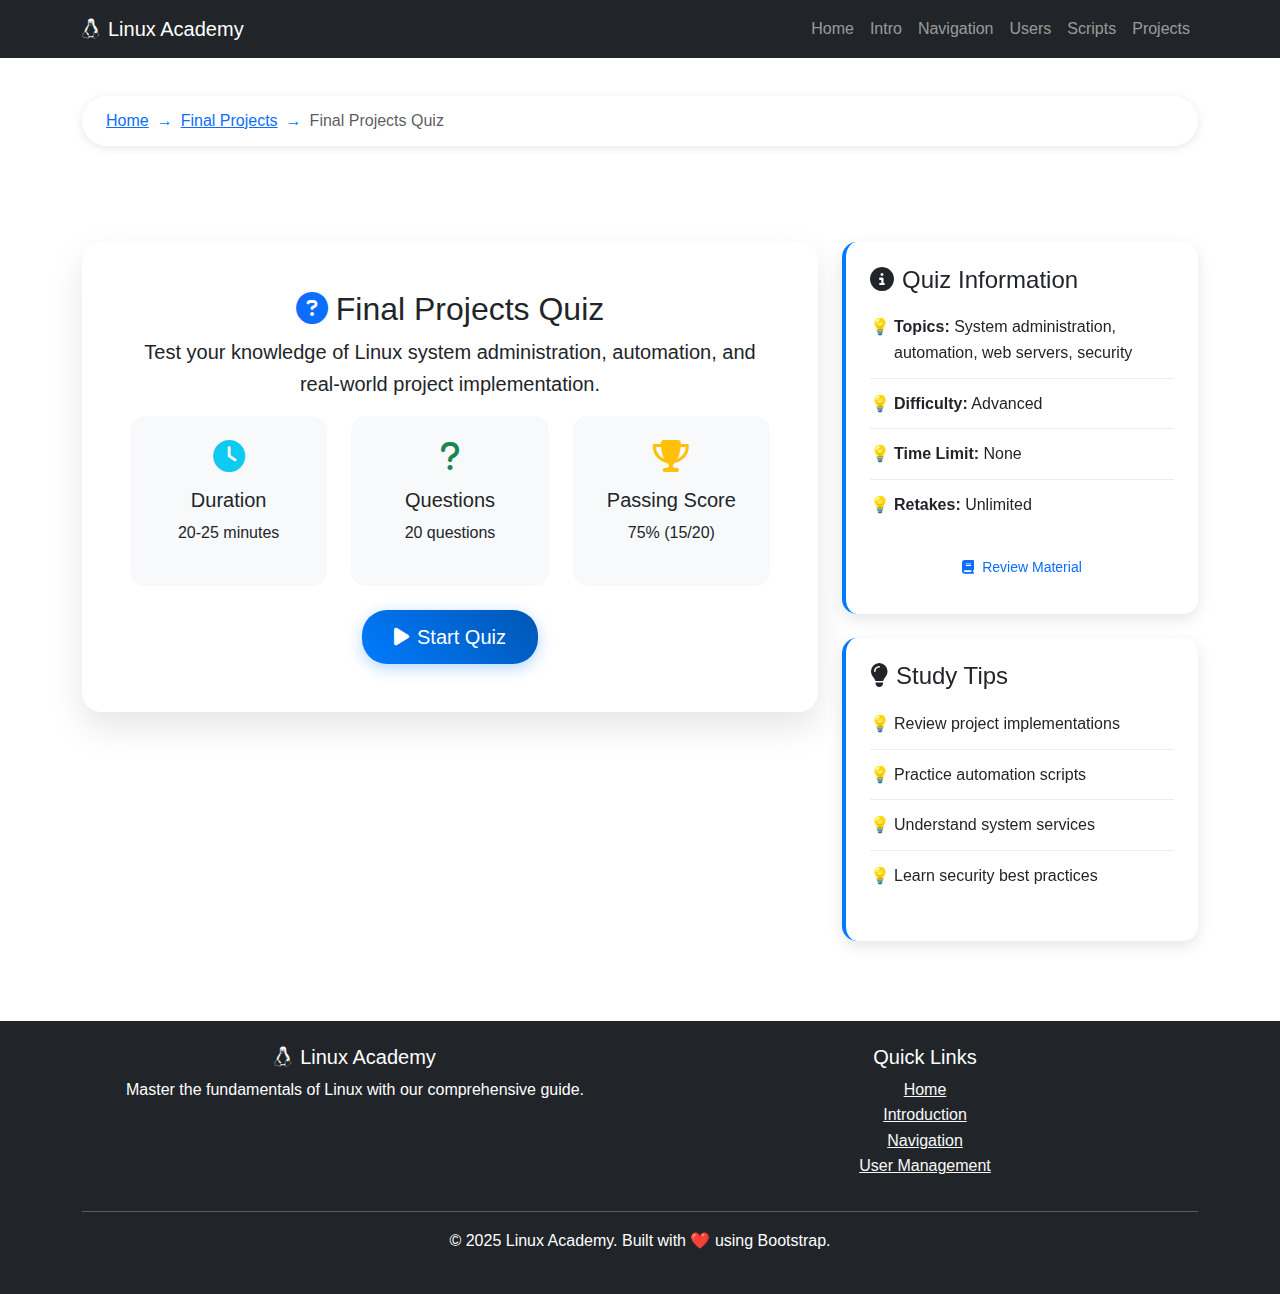
<file: sections/projects-quiz.html>
<!DOCTYPE html>
<html lang="en">
<head>
  <meta charset="UTF-8" />
  <meta name="viewport" content="width=device-width, initial-scale=1.0" />
          <title>Final Projects Quiz - Linux Academy</title>
  <!-- Bootstrap CSS CDN -->
  <link href="https://cdn.jsdelivr.net/npm/bootstrap@5.3.2/dist/css/bootstrap.min.css" rel="stylesheet" />
  <!-- Font Awesome for icons -->
  <link rel="stylesheet" href="https://cdnjs.cloudflare.com/ajax/libs/font-awesome/6.5.0/css/all.min.css">
  <!-- Custom CSS -->
  <link rel="stylesheet" href="../css/style.css">
</head>
<body>

  <!-- Navbar -->
  <nav class="navbar navbar-expand-lg navbar-dark bg-dark fixed-top">
    <div class="container">
      <a class="navbar-brand" href="../index.html">
        <i class="fab fa-linux me-2"></i>Linux Academy
      </a>
      <button class="navbar-toggler" type="button" data-bs-toggle="collapse" data-bs-target="#navbarNav">
        <span class="navbar-toggler-icon"></span>
      </button>
      <div class="collapse navbar-collapse" id="navbarNav">
        <ul class="navbar-nav ms-auto">
          <li class="nav-item"><a class="nav-link" href="../index.html">Home</a></li>
          <li class="nav-item"><a class="nav-link" href="intro.html">Intro</a></li>
          <li class="nav-item"><a class="nav-link" href="navigation.html">Navigation</a></li>
          <li class="nav-item"><a class="nav-link" href="users.html">Users</a></li>
          <li class="nav-item"><a class="nav-link" href="scripts.html">Scripts</a></li>
          <li class="nav-item"><a class="nav-link" href="projects.html">Projects</a></li>
        </ul>
      </div>
    </div>
  </nav>

  <!-- Breadcrumb -->
  <div class="container mt-5 pt-5">
    <nav aria-label="breadcrumb">
      <ol class="breadcrumb">
        <li class="breadcrumb-item"><a href="../index.html">Home</a></li>
        <li class="breadcrumb-item"><a href="projects.html">Final Projects</a></li>
        <li class="breadcrumb-item active" aria-current="page">Final Projects Quiz</li>
      </ol>
    </nav>
  </div>

  <!-- Quiz Container -->
  <section class="content-section">
    <div class="container">
      <div class="row">
        <div class="col-lg-8">
          <div class="quiz-container">
            <div id="quizStart" class="quiz-start">
              <h2><i class="fas fa-question-circle text-primary me-2"></i>Final Projects Quiz</h2>
              <p class="lead">Test your knowledge of Linux system administration, automation, and real-world project implementation.</p>
              
              <div class="quiz-info">
                <div class="row">
                  <div class="col-md-4">
                    <div class="info-card">
                      <i class="fas fa-clock text-info"></i>
                      <h5>Duration</h5>
                      <p>20-25 minutes</p>
                    </div>
                  </div>
                  <div class="col-md-4">
                    <div class="info-card">
                      <i class="fas fa-question text-success"></i>
                      <h5>Questions</h5>
                      <p>20 questions</p>
                    </div>
                  </div>
                  <div class="col-md-4">
                    <div class="info-card">
                      <i class="fas fa-trophy text-warning"></i>
                      <h5>Passing Score</h5>
                      <p>75% (15/20)</p>
                    </div>
                  </div>
                </div>
              </div>
              
              <button class="btn btn-primary btn-lg mt-4" onclick="startQuiz()">
                <i class="fas fa-play me-2"></i>Start Quiz
              </button>
            </div>
            
            <div id="quizContent" class="quiz-content" style="display: none;">
              <div class="quiz-progress">
                <div class="progress mb-3">
                  <div class="progress-bar" id="quizProgress" role="progressbar"></div>
                </div>
                <div class="d-flex justify-content-between">
                  <span id="questionCounter">Question 1 of 20</span>
                  <span id="scoreDisplay">Score: 0/20</span>
                </div>
              </div>
              
              <div id="questionContainer" class="question-container">
                <!-- Questions will be loaded here -->
              </div>
              
              <div class="quiz-navigation mt-4">
                <button class="btn btn-secondary" id="prevBtn" onclick="previousQuestion()" disabled>
                  <i class="fas fa-arrow-left me-2"></i>Previous
                </button>
                <button class="btn btn-primary" id="nextBtn" onclick="nextQuestion()">
                  Next<i class="fas fa-arrow-right ms-2"></i>
                </button>
                <button class="btn btn-success" id="finishBtn" onclick="finishQuiz()" style="display: none;">
                  <i class="fas fa-check me-2"></i>Finish Quiz
                </button>
              </div>
            </div>
            
            <div id="quizResults" class="quiz-results" style="display: none;">
              <!-- Results will be shown here -->
            </div>
          </div>
        </div>
        <div class="col-lg-4">
          <div class="sidebar-card">
            <h4><i class="fas fa-info-circle me-2"></i>Quiz Information</h4>
            <ul class="tips-list">
              <li><strong>Topics:</strong> System administration, automation, web servers, security</li>
              <li><strong>Difficulty:</strong> Advanced</li>
              <li><strong>Time Limit:</strong> None</li>
              <li><strong>Retakes:</strong> Unlimited</li>
            </ul>
            
            <div class="mt-3">
              <a href="projects.html" class="btn btn-outline-primary btn-sm w-100">
                <i class="fas fa-book me-2"></i>Review Material
              </a>
            </div>
          </div>
          
          <div class="sidebar-card mt-4">
            <h4><i class="fas fa-lightbulb me-2"></i>Study Tips</h4>
            <ul class="tips-list">
              <li>Review project implementations</li>
              <li>Practice automation scripts</li>
              <li>Understand system services</li>
              <li>Learn security best practices</li>
            </ul>
          </div>
        </div>
      </div>
    </div>
  </section>

  <!-- Footer -->
  <footer class="bg-dark text-white text-center py-4">
    <div class="container">
      <div class="row">
        <div class="col-md-6">
          <h5><i class="fab fa-linux me-2"></i>Linux Academy</h5>
          <p>Master the fundamentals of Linux with our comprehensive guide.</p>
        </div>
        <div class="col-md-6">
          <h5>Quick Links</h5>
          <ul class="list-unstyled">
            <li><a href="../index.html" class="text-light">Home</a></li>
            <li><a href="intro.html" class="text-light">Introduction</a></li>
            <li><a href="navigation.html" class="text-light">Navigation</a></li>
            <li><a href="users.html" class="text-light">User Management</a></li>
          </ul>
        </div>
      </div>
      <hr>
      <p>&copy; 2025 Linux Academy. Built with ❤️ using Bootstrap.</p>
    </div>
  </footer>

  <!-- Bootstrap JS Bundle -->
  <script src="https://cdn.jsdelivr.net/npm/bootstrap@5.3.2/dist/js/bootstrap.bundle.min.js"></script>
  <!-- Custom JavaScript -->
  <script src="../js/script.js"></script>
  <script>
    // Quiz questions
    const questions = [
      {
        question: "What is Linux?",
        options: [
          "A web browser",
          "An operating system kernel",
          "A programming language",
          "A database system"
        ],
        correct: 1,
        explanation: "Linux is a free and open-source operating system kernel created by Linus Torvalds in 1991."
      },
      {
        question: "Which of the following is NOT a Linux distribution?",
        options: [
          "Ubuntu",
          "CentOS",
          "Windows",
          "Debian"
        ],
        correct: 2,
        explanation: "Windows is a proprietary operating system by Microsoft, not a Linux distribution."
      },
      {
        question: "What percentage of servers worldwide run Linux?",
        options: [
          "About 50%",
          "About 75%",
          "About 96%",
          "About 25%"
        ],
        correct: 2,
        explanation: "Approximately 96% of servers worldwide run Linux, making it the dominant server operating system."
      },
      {
        question: "Which Linux distribution is best for beginners?",
        options: [
          "CentOS",
          "Ubuntu",
          "Arch Linux",
          "Gentoo"
        ],
        correct: 1,
        explanation: "Ubuntu is widely considered the best Linux distribution for beginners due to its user-friendly interface and extensive community support."
      },
      {
        question: "What does 'open source' mean?",
        options: [
          "The software is free to use",
          "The source code is publicly available",
          "The software runs on any hardware",
          "The software is developed by volunteers"
        ],
        correct: 1,
        explanation: "Open source means the source code is publicly available and can be viewed, modified, and distributed by anyone."
      },
      {
        question: "Which company created Ubuntu?",
        options: [
          "Red Hat",
          "Canonical",
          "SUSE",
          "Oracle"
        ],
        correct: 1,
        explanation: "Ubuntu was created by Canonical Ltd., a UK-based company founded by Mark Shuttleworth."
      },
      {
        question: "What is the Linux kernel?",
        options: [
          "A type of Linux distribution",
          "The core component of the Linux operating system",
          "A programming language used in Linux",
          "A Linux user interface"
        ],
        correct: 1,
        explanation: "The Linux kernel is the core component of the Linux operating system that manages hardware resources and provides services to other programs."
      },
      {
        question: "Which of the following is a benefit of learning Linux?",
        options: [
          "It's only used on desktop computers",
          "It's essential for IT careers and server administration",
          "It's easier to learn than Windows",
          "It's only used by programmers"
        ],
        correct: 1,
        explanation: "Linux skills are essential for IT careers, especially in server administration, DevOps, and cloud computing."
      },
      {
        question: "What year was Linux created?",
        options: [
          "1985",
          "1991",
          "1995",
          "2000"
        ],
        correct: 1,
        explanation: "Linux was created by Linus Torvalds in 1991 as a personal project to create a free alternative to MINIX."
      },
      {
        question: "Which of the following is NOT a way to set up Linux?",
        options: [
          "Windows Subsystem for Linux (WSL)",
          "Virtual Machine",
          "Dual Boot",
          "Installing Windows"
        ],
        correct: 3,
        explanation: "Installing Windows is not a way to set up Linux. WSL, Virtual Machine, and Dual Boot are all valid methods."
      }
    ];

    let currentQuestion = 0;
    let score = 0;
    let userAnswers = new Array(questions.length).fill(null);

    function startQuiz() {
      document.getElementById('quizStart').style.display = 'none';
      document.getElementById('quizContent').style.display = 'block';
      loadQuestion();
    }

    function loadQuestion() {
      const question = questions[currentQuestion];
      const container = document.getElementById('questionContainer');
      
      container.innerHTML = `
        <div class="question">
          <h3>${question.question}</h3>
          <div class="options">
            ${question.options.map((option, index) => `
              <div class="option ${userAnswers[currentQuestion] === index ? 'selected' : ''}" onclick="selectOption(${index})">
                <span class="option-letter">${String.fromCharCode(65 + index)}</span>
                <span class="option-text">${option}</span>
              </div>
            `).join('')}
          </div>
        </div>
      `;
      
      updateProgress();
      updateNavigation();
    }

    function selectOption(optionIndex) {
      userAnswers[currentQuestion] = optionIndex;
      
      // Update visual selection
      document.querySelectorAll('.option').forEach((option, index) => {
        option.classList.toggle('selected', index === optionIndex);
      });
      
      updateNavigation();
    }

    function nextQuestion() {
      if (currentQuestion < questions.length - 1) {
        currentQuestion++;
        loadQuestion();
      }
    }

    function previousQuestion() {
      if (currentQuestion > 0) {
        currentQuestion--;
        loadQuestion();
      }
    }

    function updateProgress() {
      const progress = ((currentQuestion + 1) / questions.length) * 100;
      document.getElementById('quizProgress').style.width = progress + '%';
      document.getElementById('questionCounter').textContent = `Question ${currentQuestion + 1} of ${questions.length}`;
      
      // Show/hide finish button
      const finishBtn = document.getElementById('finishBtn');
      const nextBtn = document.getElementById('nextBtn');
      
      if (currentQuestion === questions.length - 1) {
        finishBtn.style.display = 'inline-block';
        nextBtn.style.display = 'none';
      } else {
        finishBtn.style.display = 'none';
        nextBtn.style.display = 'inline-block';
      }
    }

    function updateNavigation() {
      document.getElementById('prevBtn').disabled = currentQuestion === 0;
      document.getElementById('nextBtn').disabled = userAnswers[currentQuestion] === null;
      document.getElementById('finishBtn').disabled = userAnswers[currentQuestion] === null;
    }

    function finishQuiz() {
      // Calculate score
      score = 0;
      userAnswers.forEach((answer, index) => {
        if (answer === questions[index].correct) {
          score++;
        }
      });
      
      // Show results
      document.getElementById('quizContent').style.display = 'none';
      document.getElementById('quizResults').style.display = 'block';
      
      const resultsContainer = document.getElementById('quizResults');
      const percentage = (score / questions.length) * 100;
      const passed = percentage >= 75;
      
      resultsContainer.innerHTML = `
        <div class="text-center">
          <h2><i class="fas fa-${passed ? 'trophy' : 'times-circle'} text-${passed ? 'success' : 'danger'} me-2"></i>Quiz Complete!</h2>
          <div class="score-display">
            <h3>Your Score: ${score}/${questions.length} (${percentage.toFixed(1)}%)</h3>
            <p class="lead">${passed ? 'Congratulations! You passed the quiz!' : 'Keep studying and try again!'}</p>
          </div>
          
          <div class="results-breakdown mt-4">
            <h4>Question Breakdown:</h4>
            ${questions.map((question, index) => {
              const userAnswer = userAnswers[index];
              const isCorrect = userAnswer === question.correct;
              const userAnswerText = userAnswer !== null ? question.options[userAnswer] : 'Not answered';
              const correctAnswerText = question.options[question.correct];
              
              return `
                <div class="question-result ${isCorrect ? 'correct' : 'incorrect'}">
                  <h5>Question ${index + 1}: ${question.question}</h5>
                  <p><strong>Your answer:</strong> ${userAnswerText}</p>
                  <p><strong>Correct answer:</strong> ${correctAnswerText}</p>
                  <p><strong>Explanation:</strong> ${question.explanation}</p>
                </div>
              `;
            }).join('')}
          </div>
          
          <div class="quiz-actions mt-4">
            <button class="btn btn-primary me-2" onclick="retakeQuiz()">
              <i class="fas fa-redo me-2"></i>Retake Quiz
            </button>
            <a href="navigation.html" class="btn btn-success me-2">
              <i class="fas fa-arrow-right me-2"></i>Next Module
            </a>
            <a href="../index.html" class="btn btn-secondary">
              <i class="fas fa-home me-2"></i>Back to Home
            </a>
          </div>
        </div>
      `;
    }

    function retakeQuiz() {
      currentQuestion = 0;
      score = 0;
      userAnswers = new Array(questions.length).fill(null);
      
      document.getElementById('quizResults').style.display = 'none';
      document.getElementById('quizStart').style.display = 'block';
    }
  </script>
</body>
</html>
</file>
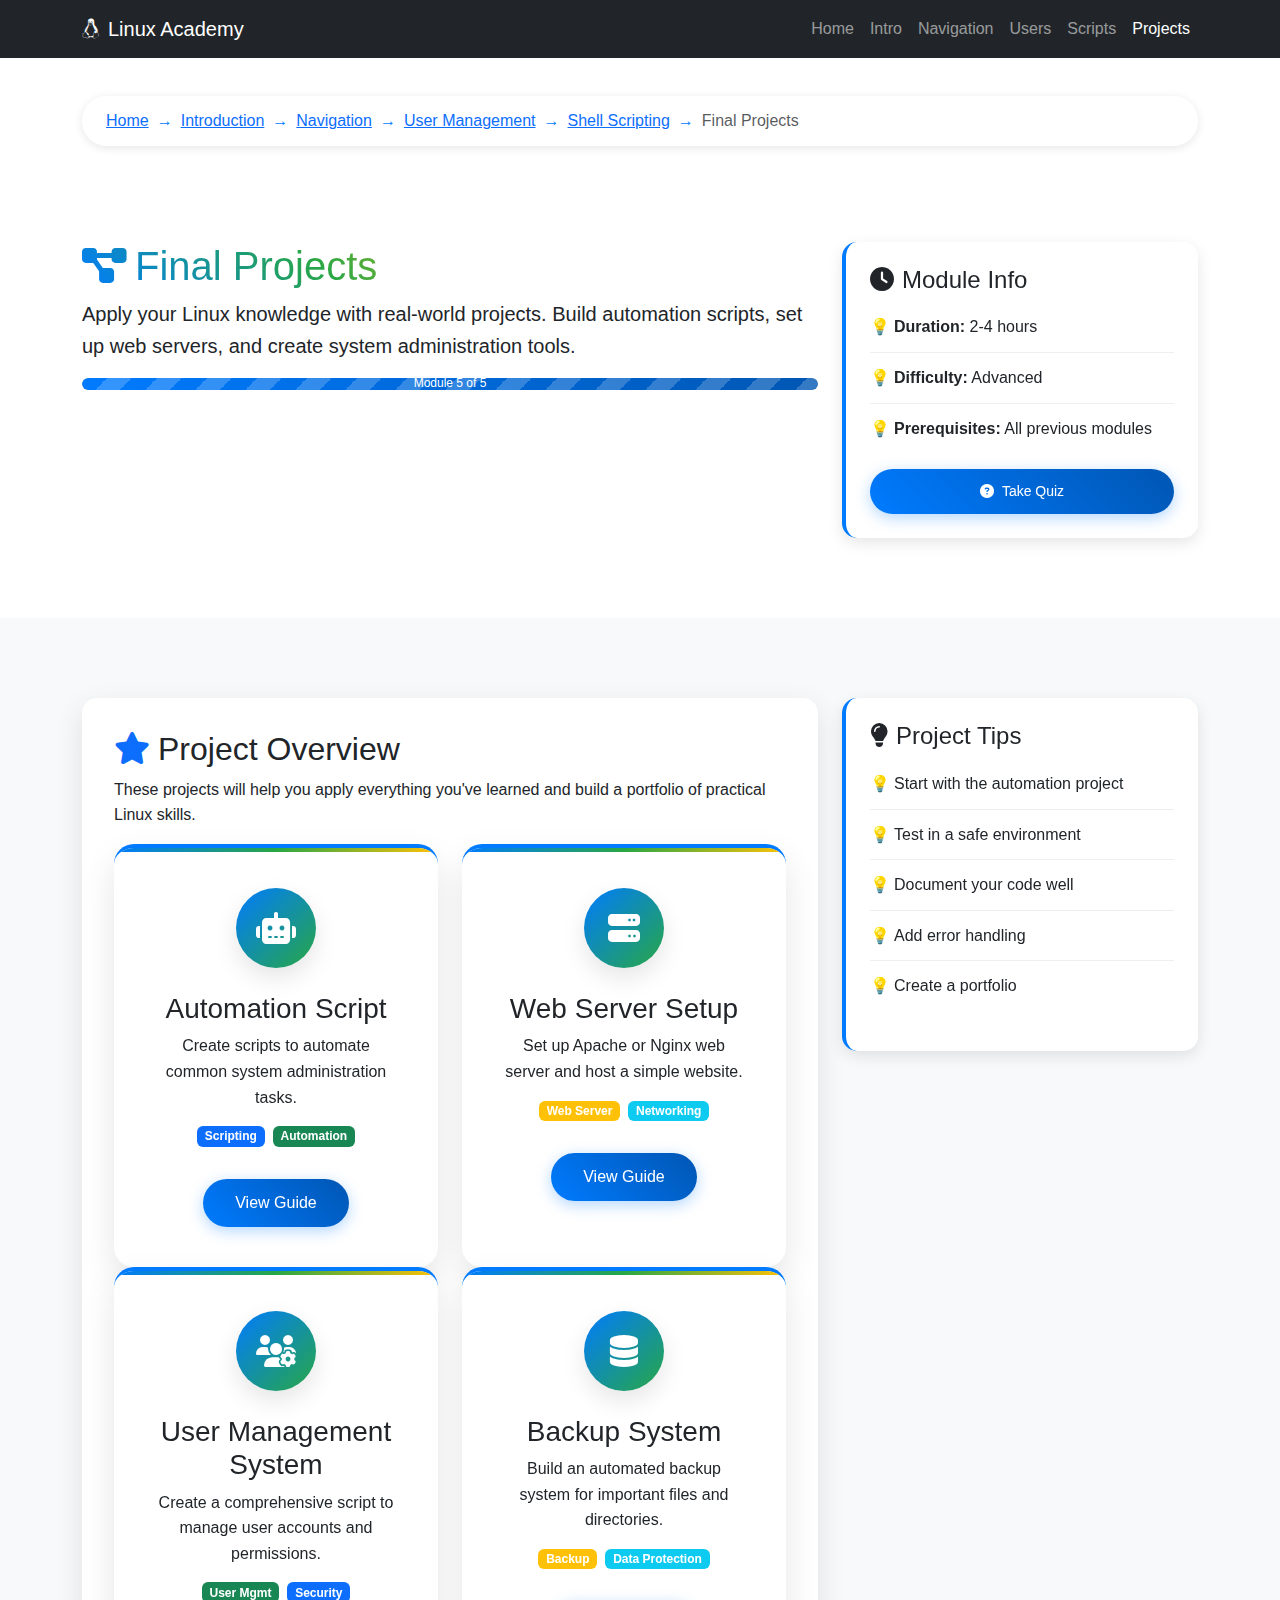
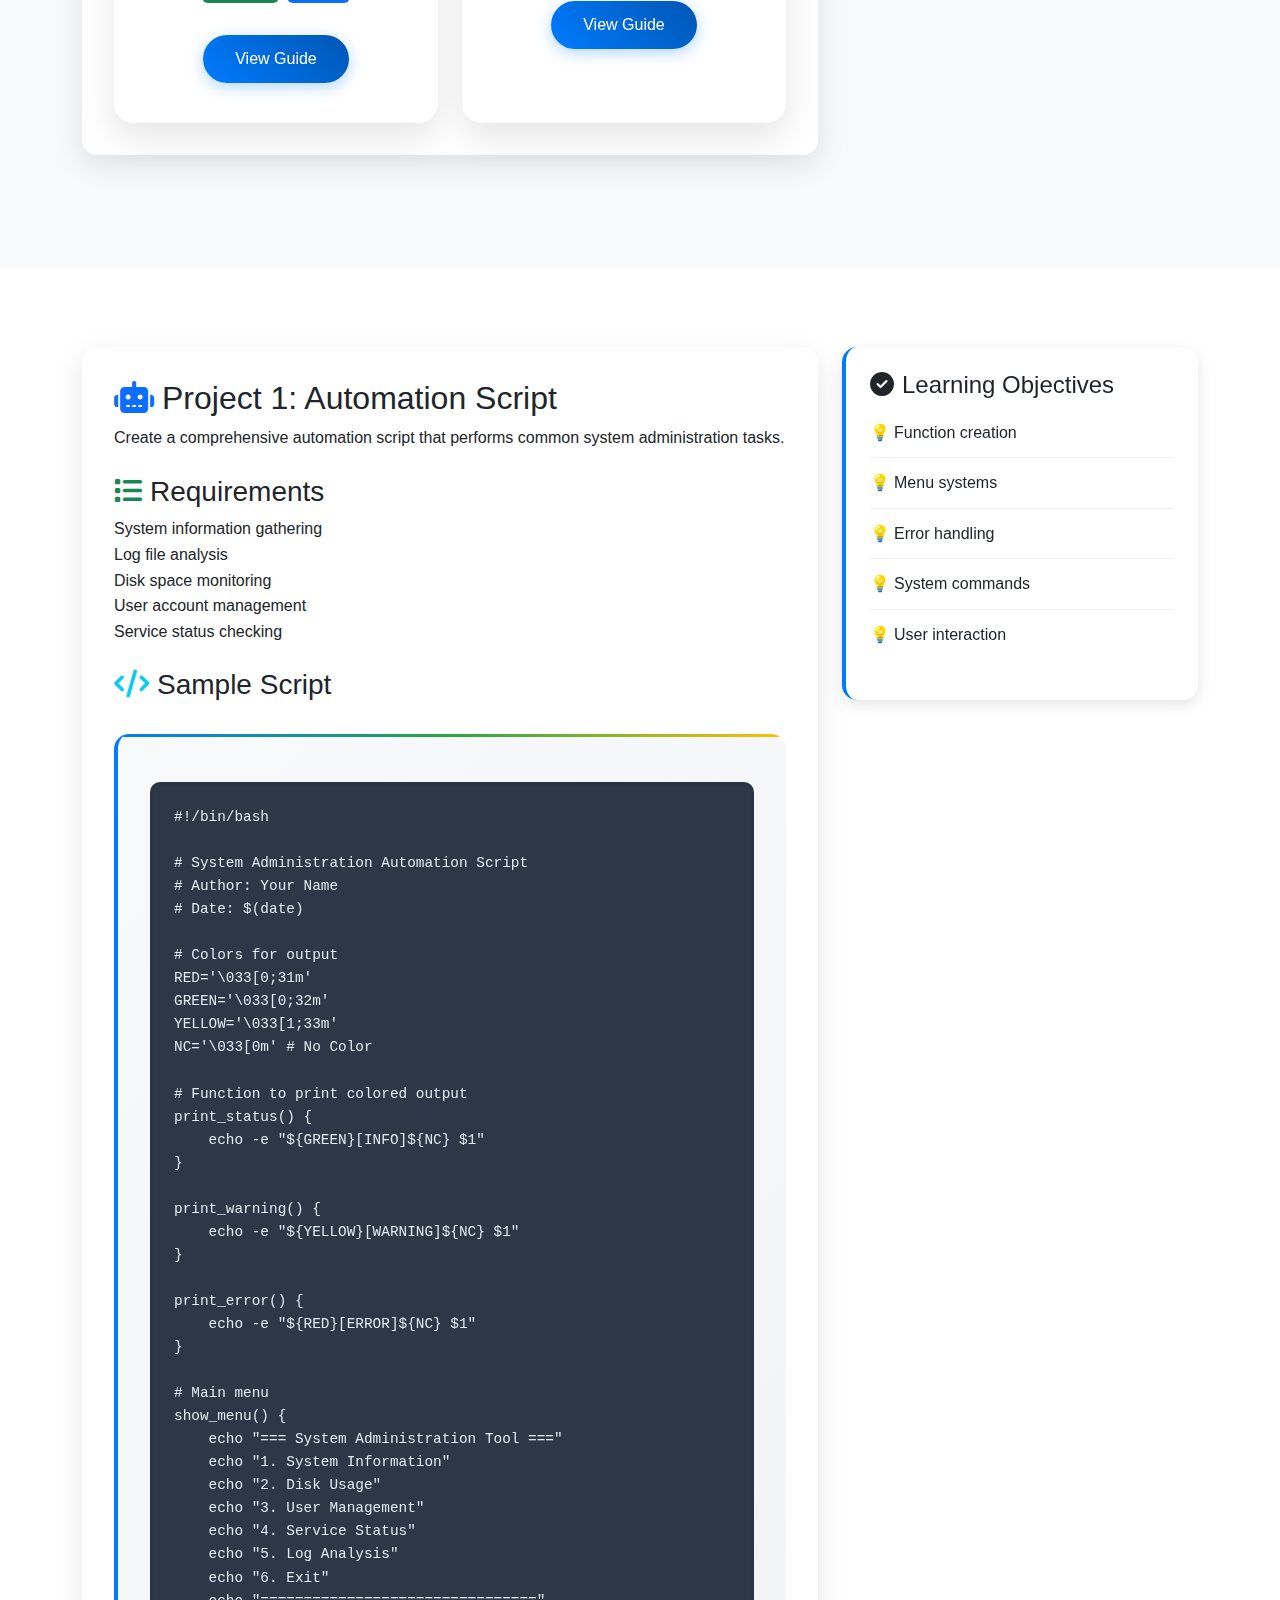
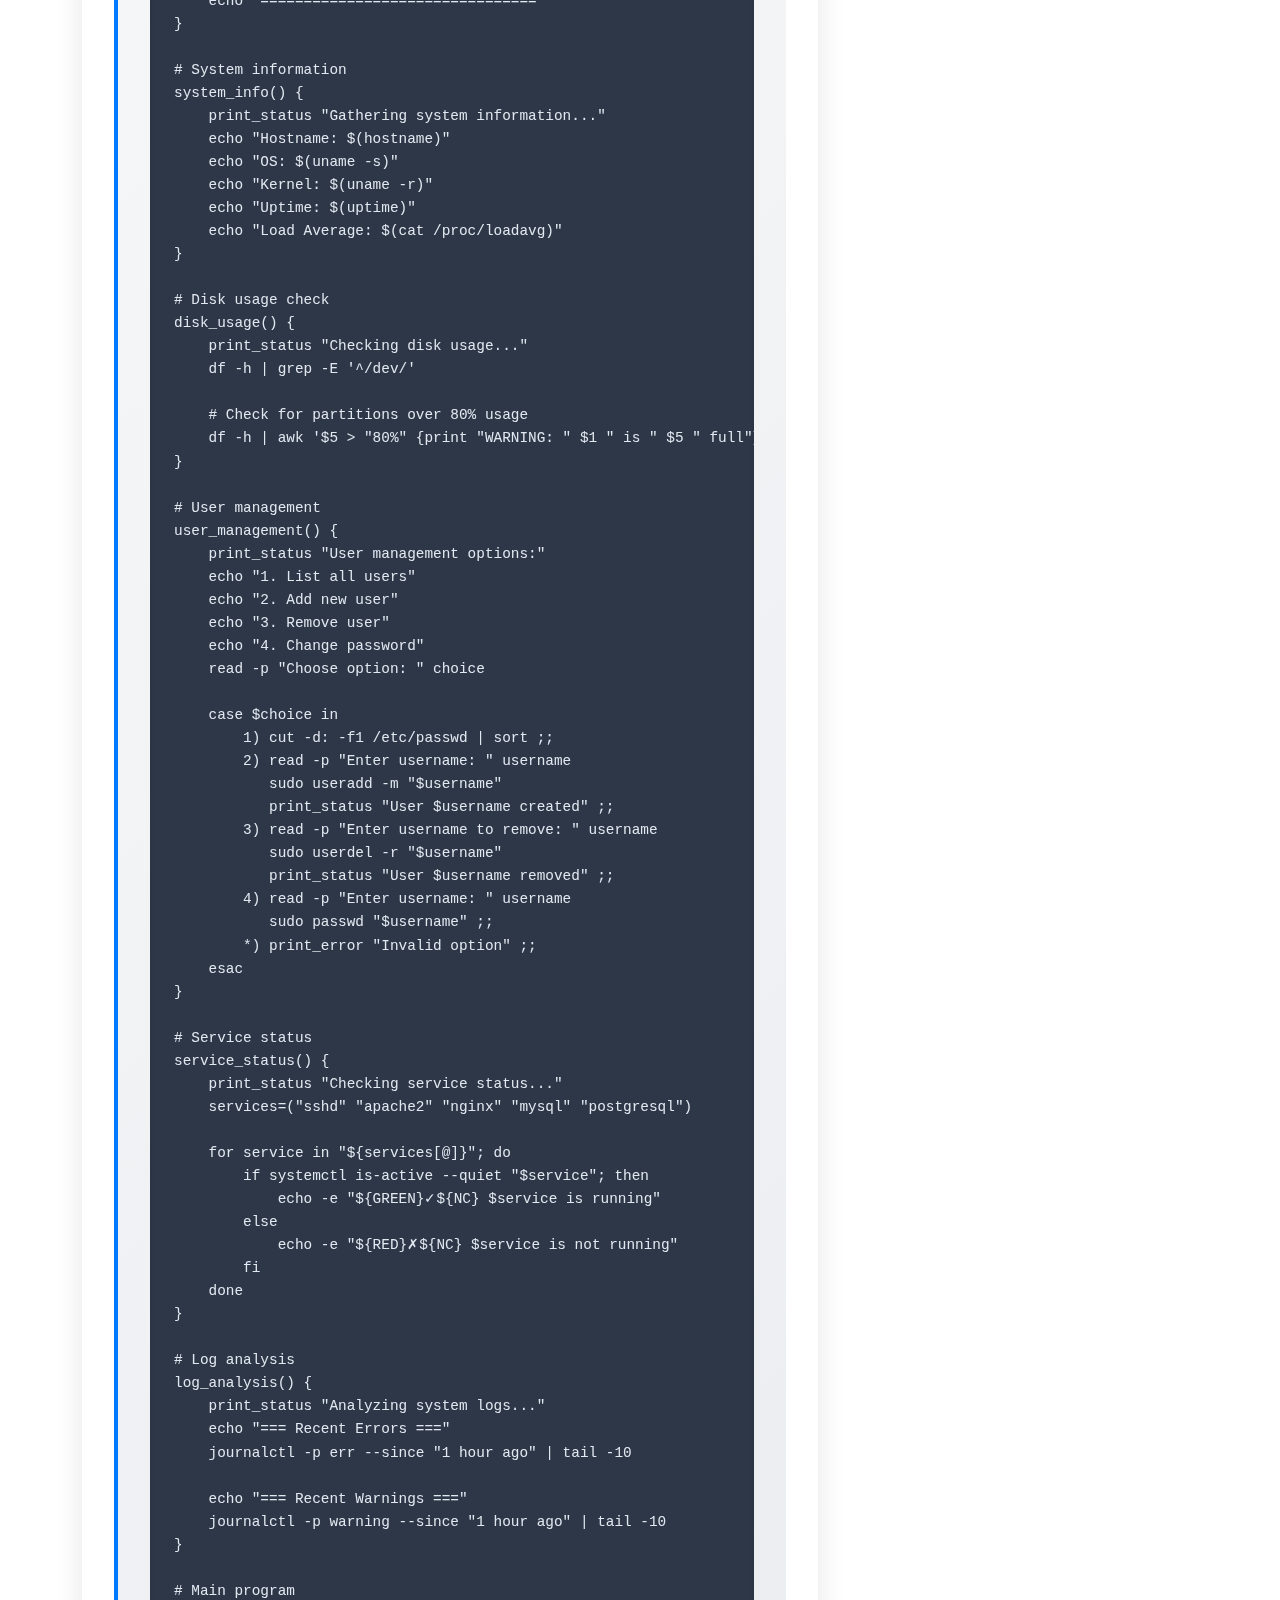
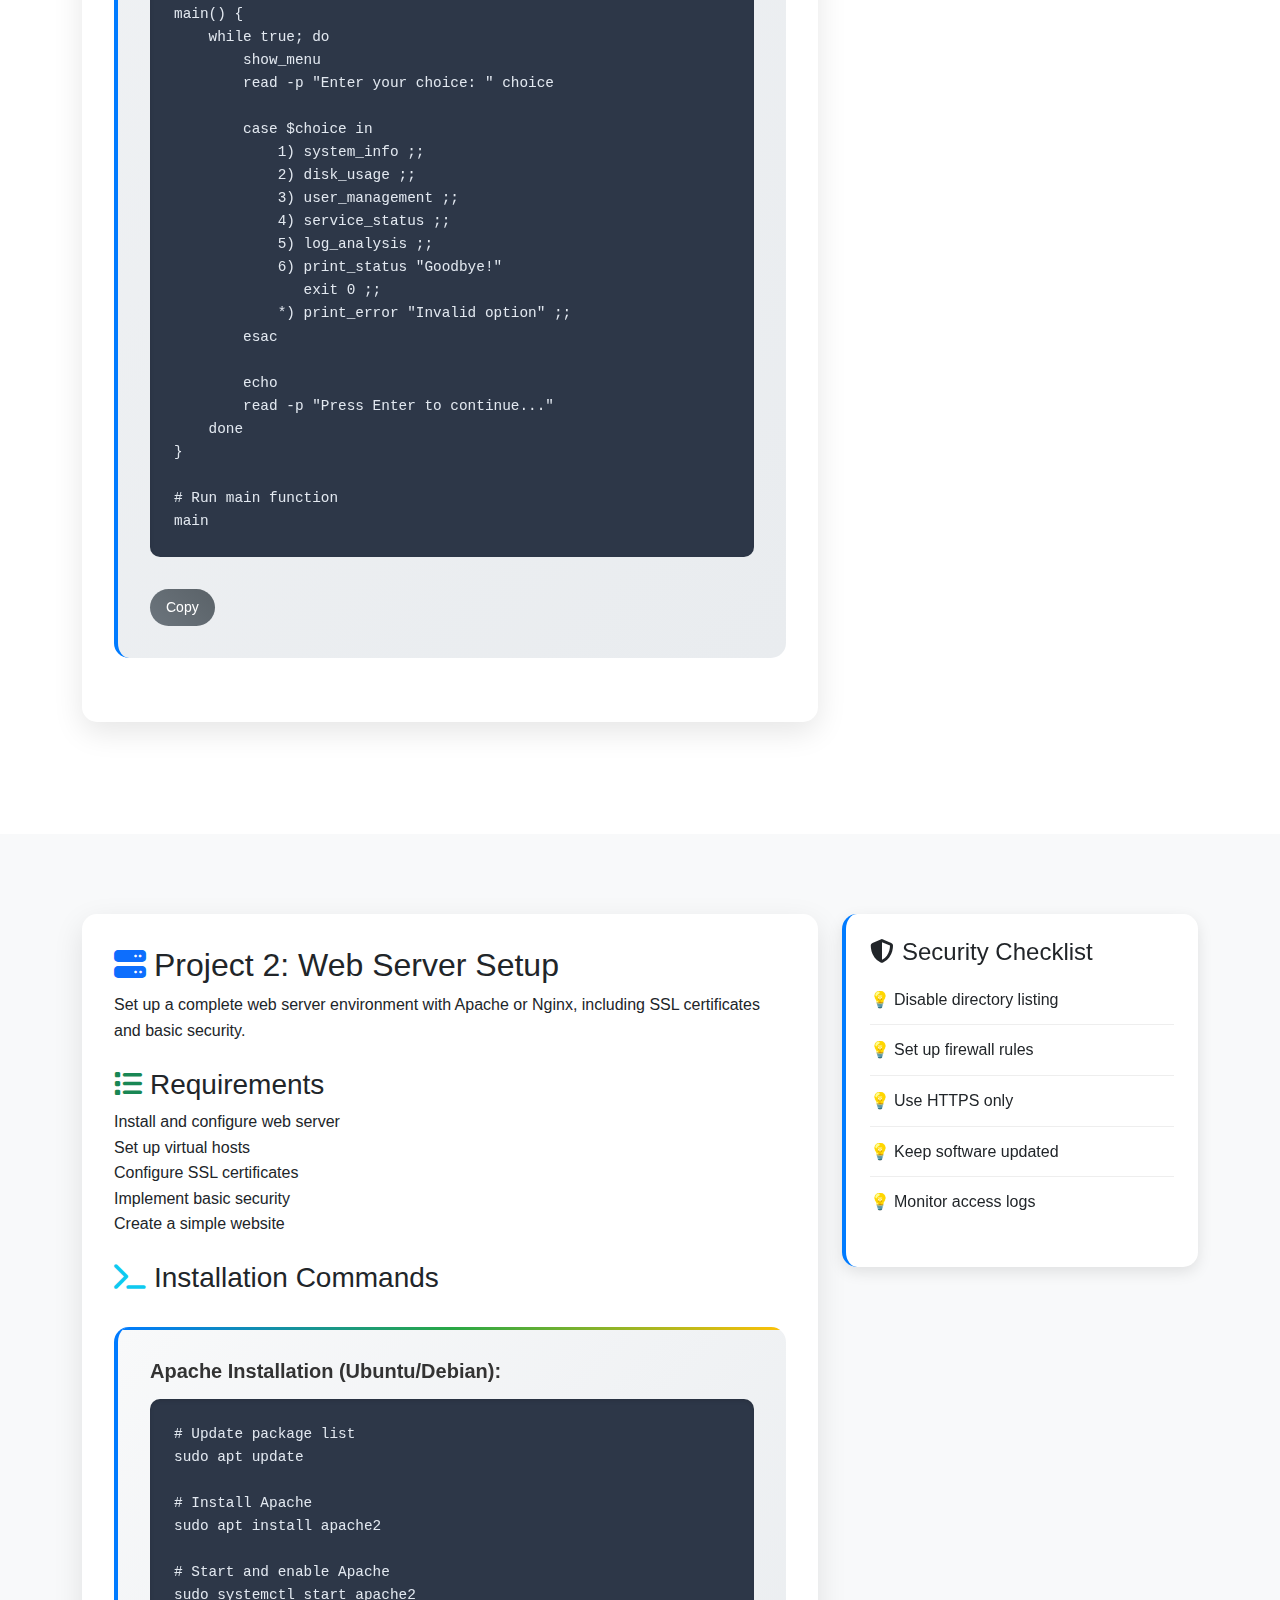
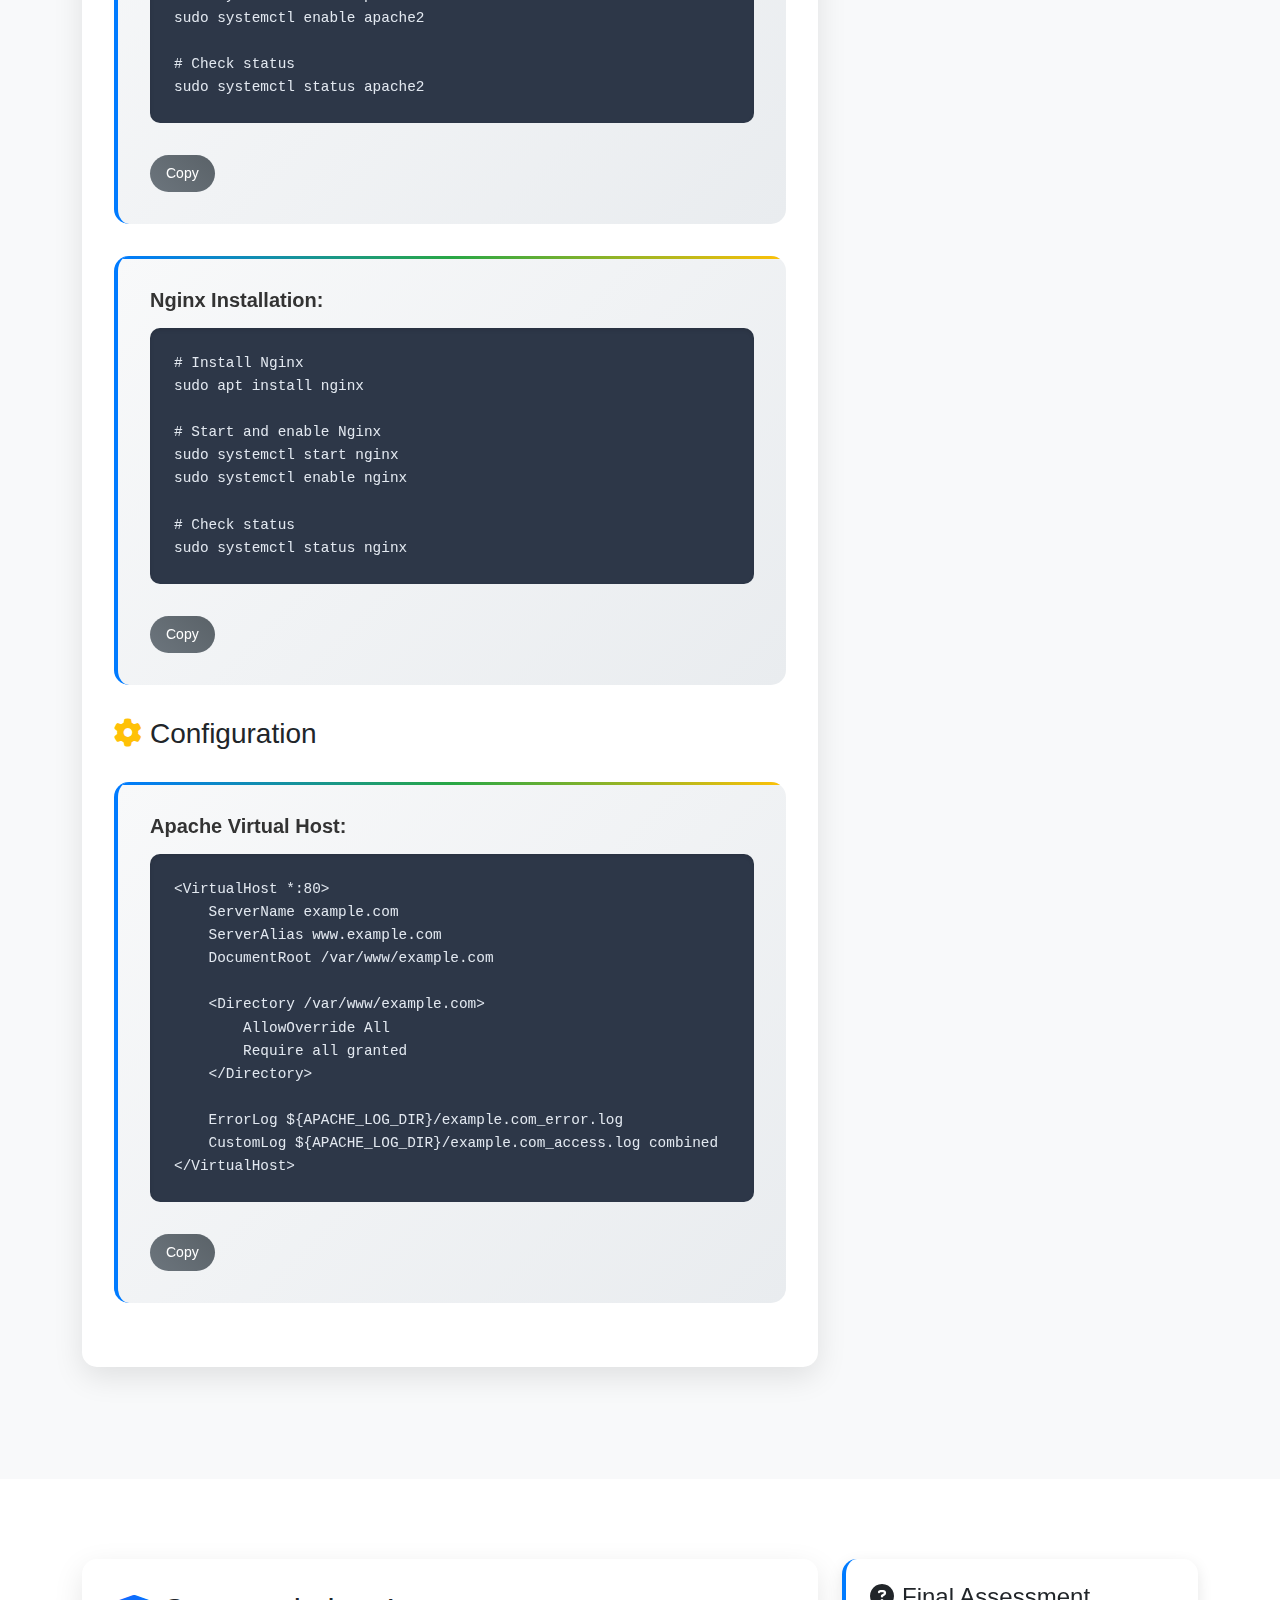
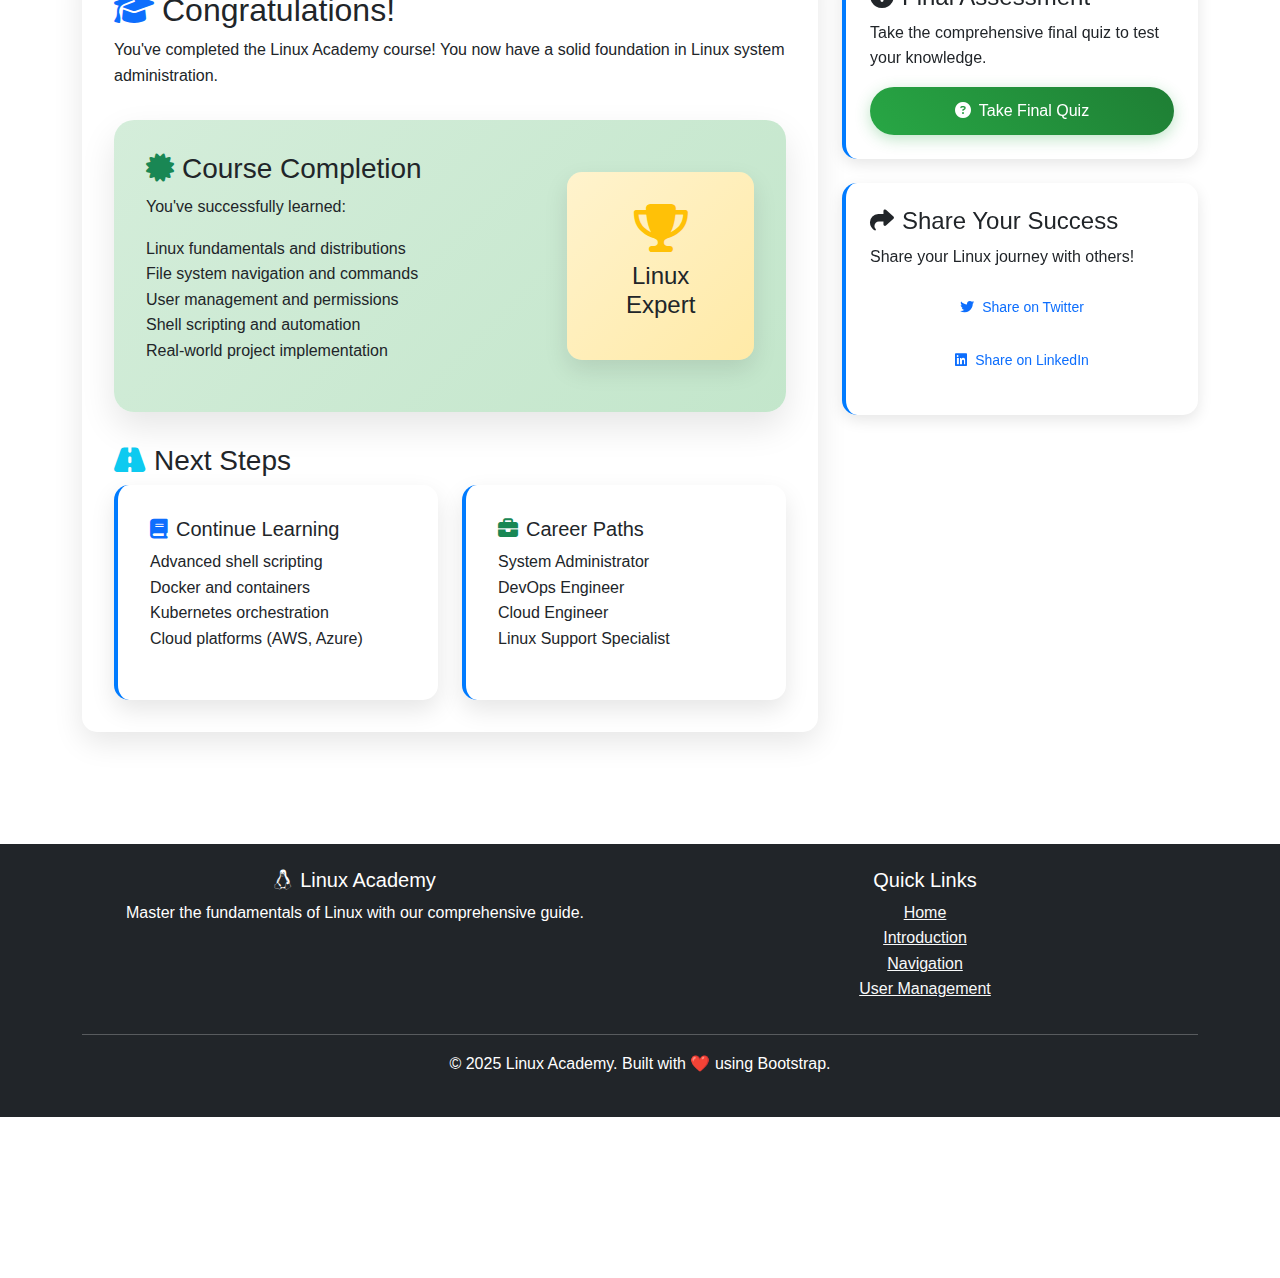
<file: sections/projects.html>
<!DOCTYPE html>
<html lang="en">
<head>
  <meta charset="UTF-8" />
  <meta name="viewport" content="width=device-width, initial-scale=1.0" />
  <title>Final Projects - Linux Academy</title>
  <!-- Bootstrap CSS CDN -->
  <link href="https://cdn.jsdelivr.net/npm/bootstrap@5.3.2/dist/css/bootstrap.min.css" rel="stylesheet" />
  <!-- Font Awesome for icons -->
  <link rel="stylesheet" href="https://cdnjs.cloudflare.com/ajax/libs/font-awesome/6.5.0/css/all.min.css">
  <!-- Custom CSS -->
  <link rel="stylesheet" href="../css/style.css">
</head>
<body>

  <!-- Navbar -->
  <nav class="navbar navbar-expand-lg navbar-dark bg-dark fixed-top">
    <div class="container">
      <a class="navbar-brand" href="../index.html">
        <i class="fab fa-linux me-2"></i>Linux Academy
      </a>
      <button class="navbar-toggler" type="button" data-bs-toggle="collapse" data-bs-target="#navbarNav">
        <span class="navbar-toggler-icon"></span>
      </button>
      <div class="collapse navbar-collapse" id="navbarNav">
        <ul class="navbar-nav ms-auto">
          <li class="nav-item"><a class="nav-link" href="../index.html">Home</a></li>
          <li class="nav-item"><a class="nav-link" href="intro.html">Intro</a></li>
          <li class="nav-item"><a class="nav-link" href="navigation.html">Navigation</a></li>
          <li class="nav-item"><a class="nav-link" href="users.html">Users</a></li>
          <li class="nav-item"><a class="nav-link" href="scripts.html">Scripts</a></li>
          <li class="nav-item"><a class="nav-link active" href="projects.html">Projects</a></li>
        </ul>
      </div>
    </div>
  </nav>

  <!-- Breadcrumb -->
  <div class="container mt-5 pt-5">
    <nav aria-label="breadcrumb">
      <ol class="breadcrumb">
        <li class="breadcrumb-item"><a href="../index.html">Home</a></li>
        <li class="breadcrumb-item"><a href="intro.html">Introduction</a></li>
        <li class="breadcrumb-item"><a href="navigation.html">Navigation</a></li>
        <li class="breadcrumb-item"><a href="users.html">User Management</a></li>
        <li class="breadcrumb-item"><a href="scripts.html">Shell Scripting</a></li>
        <li class="breadcrumb-item active" aria-current="page">Final Projects</li>
      </ol>
    </nav>
  </div>

  <!-- Progress Bar -->
  <div class="progress-container">
    <div class="progress-bar" id="progressBar"></div>
  </div>

  <!-- Header Section -->
  <section class="content-section">
    <div class="container">
      <div class="row">
        <div class="col-lg-8">
          <h1 class="text-gradient"><i class="fas fa-project-diagram text-primary me-2"></i>Final Projects</h1>
          <p class="lead">Apply your Linux knowledge with real-world projects. Build automation scripts, set up web servers, and create system administration tools.</p>
          
          <!-- Progress Indicator -->
          <div class="progress mb-4" style="height: 8px;">
            <div class="progress-bar bg-success" role="progressbar" style="width: 100%">Module 5 of 5</div>
          </div>
        </div>
        <div class="col-lg-4">
          <div class="sidebar-card">
            <h4><i class="fas fa-clock me-2"></i>Module Info</h4>
            <ul class="tips-list">
              <li><strong>Duration:</strong> 2-4 hours</li>
              <li><strong>Difficulty:</strong> Advanced</li>
              <li><strong>Prerequisites:</strong> All previous modules</li>
            </ul>
            <div class="mt-3">
              <a href="projects-quiz.html" class="btn btn-primary btn-sm w-100">
                <i class="fas fa-question-circle me-2"></i>Take Quiz
              </a>
            </div>
          </div>
        </div>
      </div>
    </div>
  </section>

  <!-- Project Overview Section -->
  <section class="content-section bg-light">
    <div class="container">
      <div class="row">
        <div class="col-lg-8">
          <div class="content-card">
            <h2><i class="fas fa-star text-primary me-2"></i>Project Overview</h2>
            <p>These projects will help you apply everything you've learned and build a portfolio of practical Linux skills.</p>
            
            <div class="row">
              <div class="col-lg-6">
                <div class="project-card shadow-hover">
                  <div class="project-icon">
                    <i class="fas fa-robot"></i>
                  </div>
                  <h3>Automation Script</h3>
                  <p>Create scripts to automate common system administration tasks.</p>
                  <div class="project-tags">
                    <span class="badge bg-primary">Scripting</span>
                    <span class="badge bg-success">Automation</span>
                  </div>
                  <button class="btn btn-primary mt-3" onclick="showProjectGuide('automation')">View Guide</button>
                </div>
              </div>
              
              <div class="col-lg-6">
                <div class="project-card shadow-hover">
                  <div class="project-icon">
                    <i class="fas fa-server"></i>
                  </div>
                  <h3>Web Server Setup</h3>
                  <p>Set up Apache or Nginx web server and host a simple website.</p>
                  <div class="project-tags">
                    <span class="badge bg-warning">Web Server</span>
                    <span class="badge bg-info">Networking</span>
                  </div>
                  <button class="btn btn-primary mt-3" onclick="showProjectGuide('webserver')">View Guide</button>
                </div>
              </div>
              
              <div class="col-lg-6">
                <div class="project-card shadow-hover">
                  <div class="project-icon">
                    <i class="fas fa-users-cog"></i>
                  </div>
                  <h3>User Management System</h3>
                  <p>Create a comprehensive script to manage user accounts and permissions.</p>
                  <div class="project-tags">
                    <span class="badge bg-success">User Mgmt</span>
                    <span class="badge bg-primary">Security</span>
                  </div>
                  <button class="btn btn-primary mt-3" onclick="showProjectGuide('users')">View Guide</button>
                </div>
              </div>
              
              <div class="col-lg-6">
                <div class="project-card shadow-hover">
                  <div class="project-icon">
                    <i class="fas fa-database"></i>
                  </div>
                  <h3>Backup System</h3>
                  <p>Build an automated backup system for important files and directories.</p>
                  <div class="project-tags">
                    <span class="badge bg-warning">Backup</span>
                    <span class="badge bg-info">Data Protection</span>
                  </div>
                  <button class="btn btn-primary mt-3" onclick="showProjectGuide('backup')">View Guide</button>
                </div>
              </div>
            </div>
          </div>
        </div>
        <div class="col-lg-4">
          <div class="sidebar-card">
            <h4><i class="fas fa-lightbulb me-2"></i>Project Tips</h4>
            <ul class="tips-list">
              <li>Start with the automation project</li>
              <li>Test in a safe environment</li>
              <li>Document your code well</li>
              <li>Add error handling</li>
              <li>Create a portfolio</li>
            </ul>
          </div>
        </div>
      </div>
    </div>
  </section>

  <!-- Project Details Section -->
  <section class="content-section">
    <div class="container">
      <div class="row">
        <div class="col-lg-8">
          <div class="content-card">
            <h2><i class="fas fa-robot text-primary me-2"></i>Project 1: Automation Script</h2>
            <p>Create a comprehensive automation script that performs common system administration tasks.</p>
            
            <h3 class="mt-4"><i class="fas fa-list text-success me-2"></i>Requirements</h3>
            <ul class="feature-list">
              <li>System information gathering</li>
              <li>Log file analysis</li>
              <li>Disk space monitoring</li>
              <li>User account management</li>
              <li>Service status checking</li>
            </ul>

            <h3 class="mt-4"><i class="fas fa-code text-info me-2"></i>Sample Script</h3>
            <div class="code-example">
              <pre><code>#!/bin/bash

# System Administration Automation Script
# Author: Your Name
# Date: $(date)

# Colors for output
RED='\033[0;31m'
GREEN='\033[0;32m'
YELLOW='\033[1;33m'
NC='\033[0m' # No Color

# Function to print colored output
print_status() {
    echo -e "${GREEN}[INFO]${NC} $1"
}

print_warning() {
    echo -e "${YELLOW}[WARNING]${NC} $1"
}

print_error() {
    echo -e "${RED}[ERROR]${NC} $1"
}

# Main menu
show_menu() {
    echo "=== System Administration Tool ==="
    echo "1. System Information"
    echo "2. Disk Usage"
    echo "3. User Management"
    echo "4. Service Status"
    echo "5. Log Analysis"
    echo "6. Exit"
    echo "================================"
}

# System information
system_info() {
    print_status "Gathering system information..."
    echo "Hostname: $(hostname)"
    echo "OS: $(uname -s)"
    echo "Kernel: $(uname -r)"
    echo "Uptime: $(uptime)"
    echo "Load Average: $(cat /proc/loadavg)"
}

# Disk usage check
disk_usage() {
    print_status "Checking disk usage..."
    df -h | grep -E '^/dev/'
    
    # Check for partitions over 80% usage
    df -h | awk '$5 > "80%" {print "WARNING: " $1 " is " $5 " full"}'
}

# User management
user_management() {
    print_status "User management options:"
    echo "1. List all users"
    echo "2. Add new user"
    echo "3. Remove user"
    echo "4. Change password"
    read -p "Choose option: " choice
    
    case $choice in
        1) cut -d: -f1 /etc/passwd | sort ;;
        2) read -p "Enter username: " username
           sudo useradd -m "$username"
           print_status "User $username created" ;;
        3) read -p "Enter username to remove: " username
           sudo userdel -r "$username"
           print_status "User $username removed" ;;
        4) read -p "Enter username: " username
           sudo passwd "$username" ;;
        *) print_error "Invalid option" ;;
    esac
}

# Service status
service_status() {
    print_status "Checking service status..."
    services=("sshd" "apache2" "nginx" "mysql" "postgresql")
    
    for service in "${services[@]}"; do
        if systemctl is-active --quiet "$service"; then
            echo -e "${GREEN}✓${NC} $service is running"
        else
            echo -e "${RED}✗${NC} $service is not running"
        fi
    done
}

# Log analysis
log_analysis() {
    print_status "Analyzing system logs..."
    echo "=== Recent Errors ==="
    journalctl -p err --since "1 hour ago" | tail -10
    
    echo "=== Recent Warnings ==="
    journalctl -p warning --since "1 hour ago" | tail -10
}

# Main program
main() {
    while true; do
        show_menu
        read -p "Enter your choice: " choice
        
        case $choice in
            1) system_info ;;
            2) disk_usage ;;
            3) user_management ;;
            4) service_status ;;
            5) log_analysis ;;
            6) print_status "Goodbye!"
               exit 0 ;;
            *) print_error "Invalid option" ;;
        esac
        
        echo
        read -p "Press Enter to continue..."
    done
}

# Run main function
main</code></pre>
              <button class="btn btn-sm btn-outline-secondary" onclick="copyCode(this)">Copy</button>
            </div>
          </div>
        </div>
        <div class="col-lg-4">
          <div class="sidebar-card">
            <h4><i class="fas fa-check-circle me-2"></i>Learning Objectives</h4>
            <ul class="tips-list">
              <li>Function creation</li>
              <li>Menu systems</li>
              <li>Error handling</li>
              <li>System commands</li>
              <li>User interaction</li>
            </ul>
          </div>
        </div>
      </div>
    </div>
  </section>

  <!-- Web Server Project Section -->
  <section class="content-section bg-light">
    <div class="container">
      <div class="row">
        <div class="col-lg-8">
          <div class="content-card">
            <h2><i class="fas fa-server text-primary me-2"></i>Project 2: Web Server Setup</h2>
            <p>Set up a complete web server environment with Apache or Nginx, including SSL certificates and basic security.</p>
            
            <h3 class="mt-4"><i class="fas fa-list text-success me-2"></i>Requirements</h3>
            <ul class="feature-list">
              <li>Install and configure web server</li>
              <li>Set up virtual hosts</li>
              <li>Configure SSL certificates</li>
              <li>Implement basic security</li>
              <li>Create a simple website</li>
            </ul>

            <h3 class="mt-4"><i class="fas fa-terminal text-info me-2"></i>Installation Commands</h3>
            <div class="code-example">
              <h5>Apache Installation (Ubuntu/Debian):</h5>
              <pre><code># Update package list
sudo apt update

# Install Apache
sudo apt install apache2

# Start and enable Apache
sudo systemctl start apache2
sudo systemctl enable apache2

# Check status
sudo systemctl status apache2</code></pre>
              <button class="btn btn-sm btn-outline-secondary" onclick="copyCode(this)">Copy</button>
            </div>

            <div class="code-example">
              <h5>Nginx Installation:</h5>
              <pre><code># Install Nginx
sudo apt install nginx

# Start and enable Nginx
sudo systemctl start nginx
sudo systemctl enable nginx

# Check status
sudo systemctl status nginx</code></pre>
              <button class="btn btn-sm btn-outline-secondary" onclick="copyCode(this)">Copy</button>
            </div>

            <h3 class="mt-4"><i class="fas fa-cog text-warning me-2"></i>Configuration</h3>
            <div class="code-example">
              <h5>Apache Virtual Host:</h5>
              <pre><code>&lt;VirtualHost *:80&gt;
    ServerName example.com
    ServerAlias www.example.com
    DocumentRoot /var/www/example.com
    
    &lt;Directory /var/www/example.com&gt;
        AllowOverride All
        Require all granted
    &lt;/Directory&gt;
    
    ErrorLog ${APACHE_LOG_DIR}/example.com_error.log
    CustomLog ${APACHE_LOG_DIR}/example.com_access.log combined
&lt;/VirtualHost&gt;</code></pre>
              <button class="btn btn-sm btn-outline-secondary" onclick="copyCode(this)">Copy</button>
            </div>
          </div>
        </div>
        <div class="col-lg-4">
          <div class="sidebar-card">
            <h4><i class="fas fa-shield-alt me-2"></i>Security Checklist</h4>
            <ul class="tips-list">
              <li>Disable directory listing</li>
              <li>Set up firewall rules</li>
              <li>Use HTTPS only</li>
              <li>Keep software updated</li>
              <li>Monitor access logs</li>
            </ul>
          </div>
        </div>
      </div>
    </div>
  </section>

  <!-- Completion Section -->
  <section class="content-section">
    <div class="container">
      <div class="row">
        <div class="col-lg-8">
          <div class="content-card">
            <h2><i class="fas fa-graduation-cap text-primary me-2"></i>Congratulations!</h2>
            <p>You've completed the Linux Academy course! You now have a solid foundation in Linux system administration.</p>
            
            <div class="completion-card">
              <div class="row align-items-center">
                <div class="col-md-8">
                  <h3><i class="fas fa-certificate text-success me-2"></i>Course Completion</h3>
                  <p>You've successfully learned:</p>
                  <ul class="feature-list">
                    <li>Linux fundamentals and distributions</li>
                    <li>File system navigation and commands</li>
                    <li>User management and permissions</li>
                    <li>Shell scripting and automation</li>
                    <li>Real-world project implementation</li>
                  </ul>
                </div>
                <div class="col-md-4 text-center">
                  <div class="completion-badge">
                    <i class="fas fa-trophy fa-3x text-warning"></i>
                    <h4 class="mt-2">Linux Expert</h4>
                  </div>
                </div>
              </div>
            </div>

            <h3 class="mt-4"><i class="fas fa-road text-info me-2"></i>Next Steps</h3>
            <div class="next-steps">
              <div class="row">
                <div class="col-md-6">
                  <div class="step-card">
                    <h5><i class="fas fa-book text-primary me-2"></i>Continue Learning</h5>
                    <ul class="feature-list">
                      <li>Advanced shell scripting</li>
                      <li>Docker and containers</li>
                      <li>Kubernetes orchestration</li>
                      <li>Cloud platforms (AWS, Azure)</li>
                    </ul>
                  </div>
                </div>
                <div class="col-md-6">
                  <div class="step-card">
                    <h5><i class="fas fa-briefcase text-success me-2"></i>Career Paths</h5>
                    <ul class="feature-list">
                      <li>System Administrator</li>
                      <li>DevOps Engineer</li>
                      <li>Cloud Engineer</li>
                      <li>Linux Support Specialist</li>
                    </ul>
                  </div>
                </div>
              </div>
            </div>
          </div>
        </div>
        <div class="col-lg-4">
          <div class="sidebar-card">
            <h4><i class="fas fa-question-circle me-2"></i>Final Assessment</h4>
            <p>Take the comprehensive final quiz to test your knowledge.</p>
            <a href="projects-quiz.html" class="btn btn-success w-100">
              <i class="fas fa-question-circle me-2"></i>Take Final Quiz
            </a>
          </div>
          
          <div class="sidebar-card mt-4">
            <h4><i class="fas fa-share me-2"></i>Share Your Success</h4>
            <p>Share your Linux journey with others!</p>
            <div class="social-buttons">
              <button class="btn btn-outline-primary btn-sm w-100 mb-2">
                <i class="fab fa-twitter me-2"></i>Share on Twitter
              </button>
              <button class="btn btn-outline-primary btn-sm w-100 mb-2">
                <i class="fab fa-linkedin me-2"></i>Share on LinkedIn
              </button>
            </div>
          </div>
        </div>
      </div>
    </div>
  </section>

  <!-- Footer -->
  <footer class="bg-dark text-white text-center py-4">
    <div class="container">
      <div class="row">
        <div class="col-md-6">
          <h5><i class="fab fa-linux me-2"></i>Linux Academy</h5>
          <p>Master the fundamentals of Linux with our comprehensive guide.</p>
        </div>
        <div class="col-md-6">
          <h5>Quick Links</h5>
          <ul class="list-unstyled">
            <li><a href="../index.html" class="text-light">Home</a></li>
            <li><a href="intro.html" class="text-light">Introduction</a></li>
            <li><a href="navigation.html" class="text-light">Navigation</a></li>
            <li><a href="users.html" class="text-light">User Management</a></li>
          </ul>
        </div>
      </div>
      <hr>
      <p>&copy; 2025 Linux Academy. Built with ❤️ using Bootstrap.</p>
    </div>
  </footer>

  <!-- Bootstrap JS Bundle -->
  <script src="https://cdn.jsdelivr.net/npm/bootstrap@5.3.2/dist/js/bootstrap.bundle.min.js"></script>
  <!-- Custom JavaScript -->
  <script src="../js/script.js"></script>
  <script>
    // Progress bar functionality
    window.addEventListener('scroll', function() {
      const scrollTop = window.pageYOffset;
      const docHeight = document.body.offsetHeight - window.innerHeight;
      const scrollPercent = (scrollTop / docHeight) * 100;
      document.getElementById('progressBar').style.width = scrollPercent + '%';
    });

    // Project guide functionality
    function showProjectGuide(project) {
      const guides = {
        automation: 'https://github.com/linux-academy/automation-guide',
        webserver: 'https://github.com/linux-academy/webserver-guide',
        users: 'https://github.com/linux-academy/user-management-guide',
        backup: 'https://github.com/linux-academy/backup-guide'
      };
      
      window.open(guides[project], '_blank');
    }

    // Copy code functionality
    function copyCode(button) {
      const codeBlock = button.previousElementSibling;
      const textArea = document.createElement('textarea');
      textArea.value = codeBlock.textContent;
      document.body.appendChild(textArea);
      textArea.select();
      document.execCommand('copy');
      document.body.removeChild(textArea);
      
      // Visual feedback
      const originalText = button.textContent;
      button.textContent = 'Copied!';
      button.classList.remove('btn-outline-secondary');
      button.classList.add('btn-success');
      
      setTimeout(() => {
        button.textContent = originalText;
        button.classList.remove('btn-success');
        button.classList.add('btn-outline-secondary');
      }, 2000);
    }
  </script>
</body>
</html>
</file>
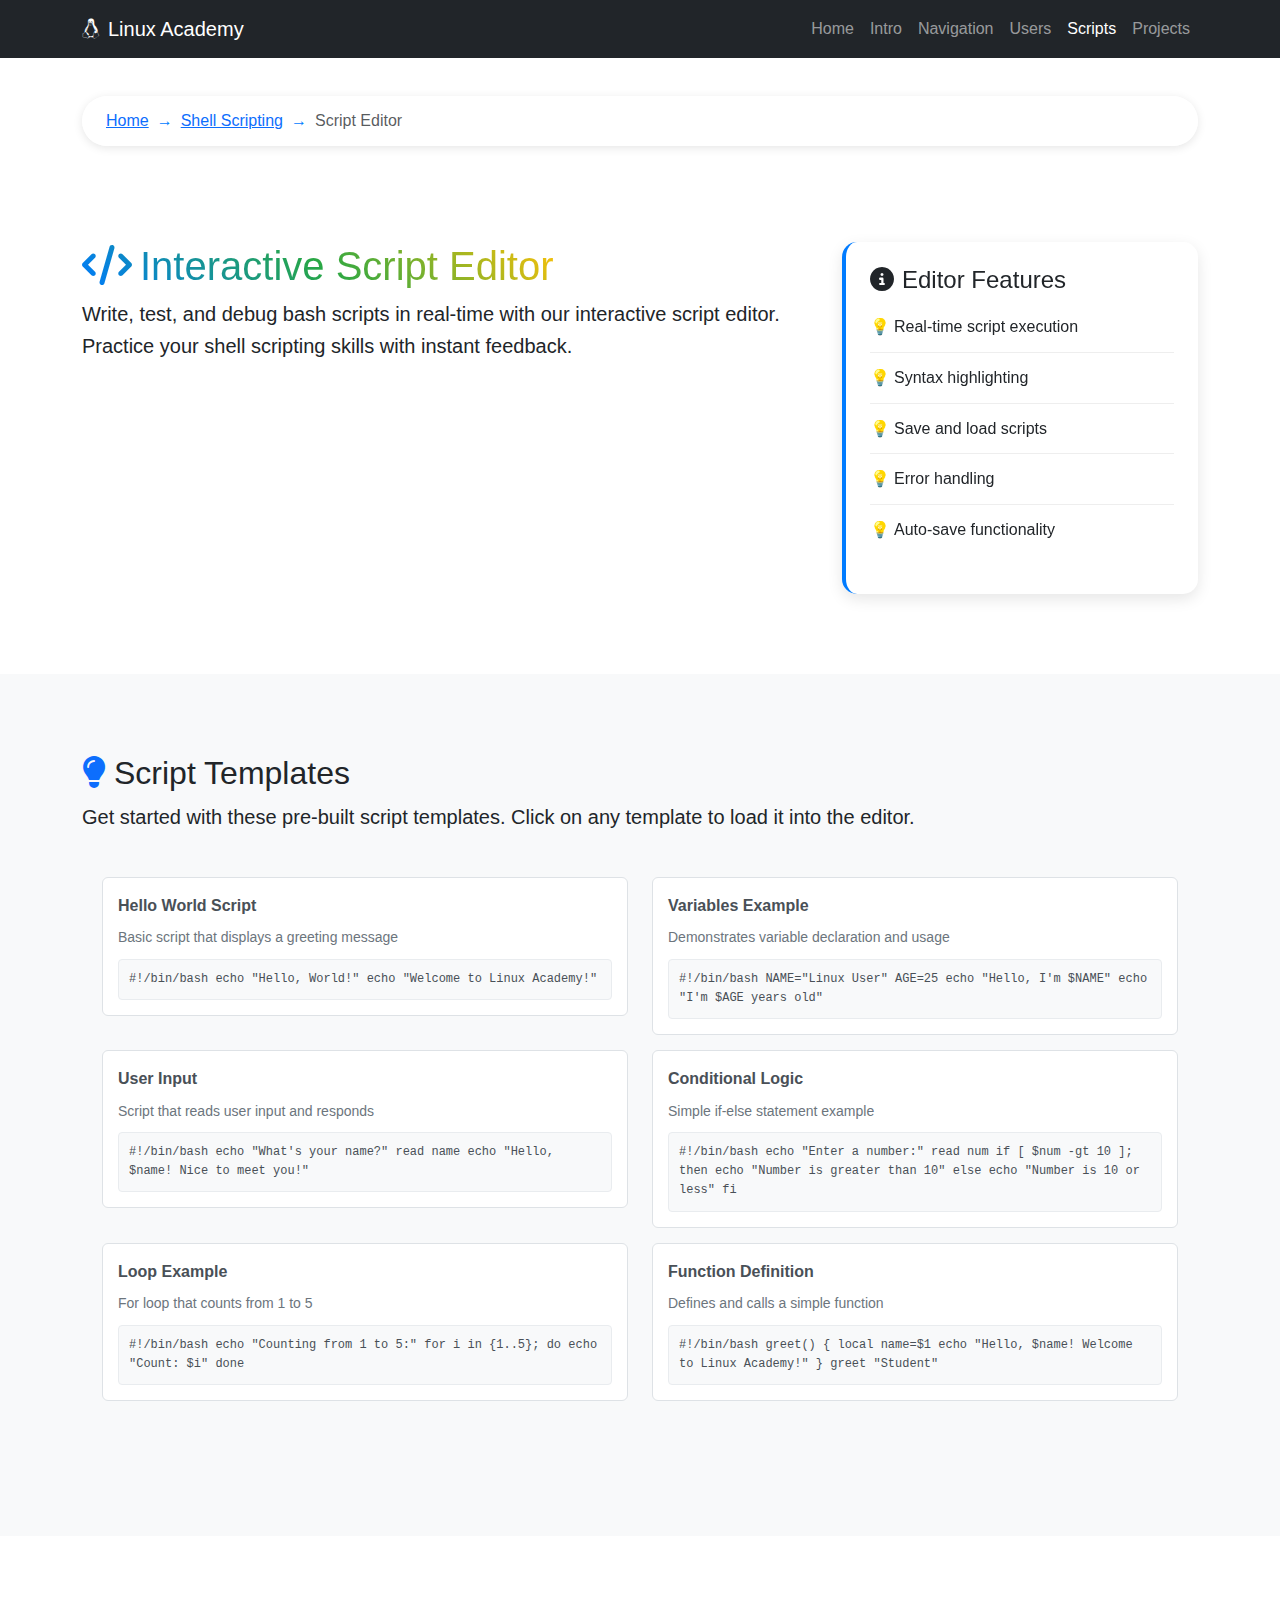
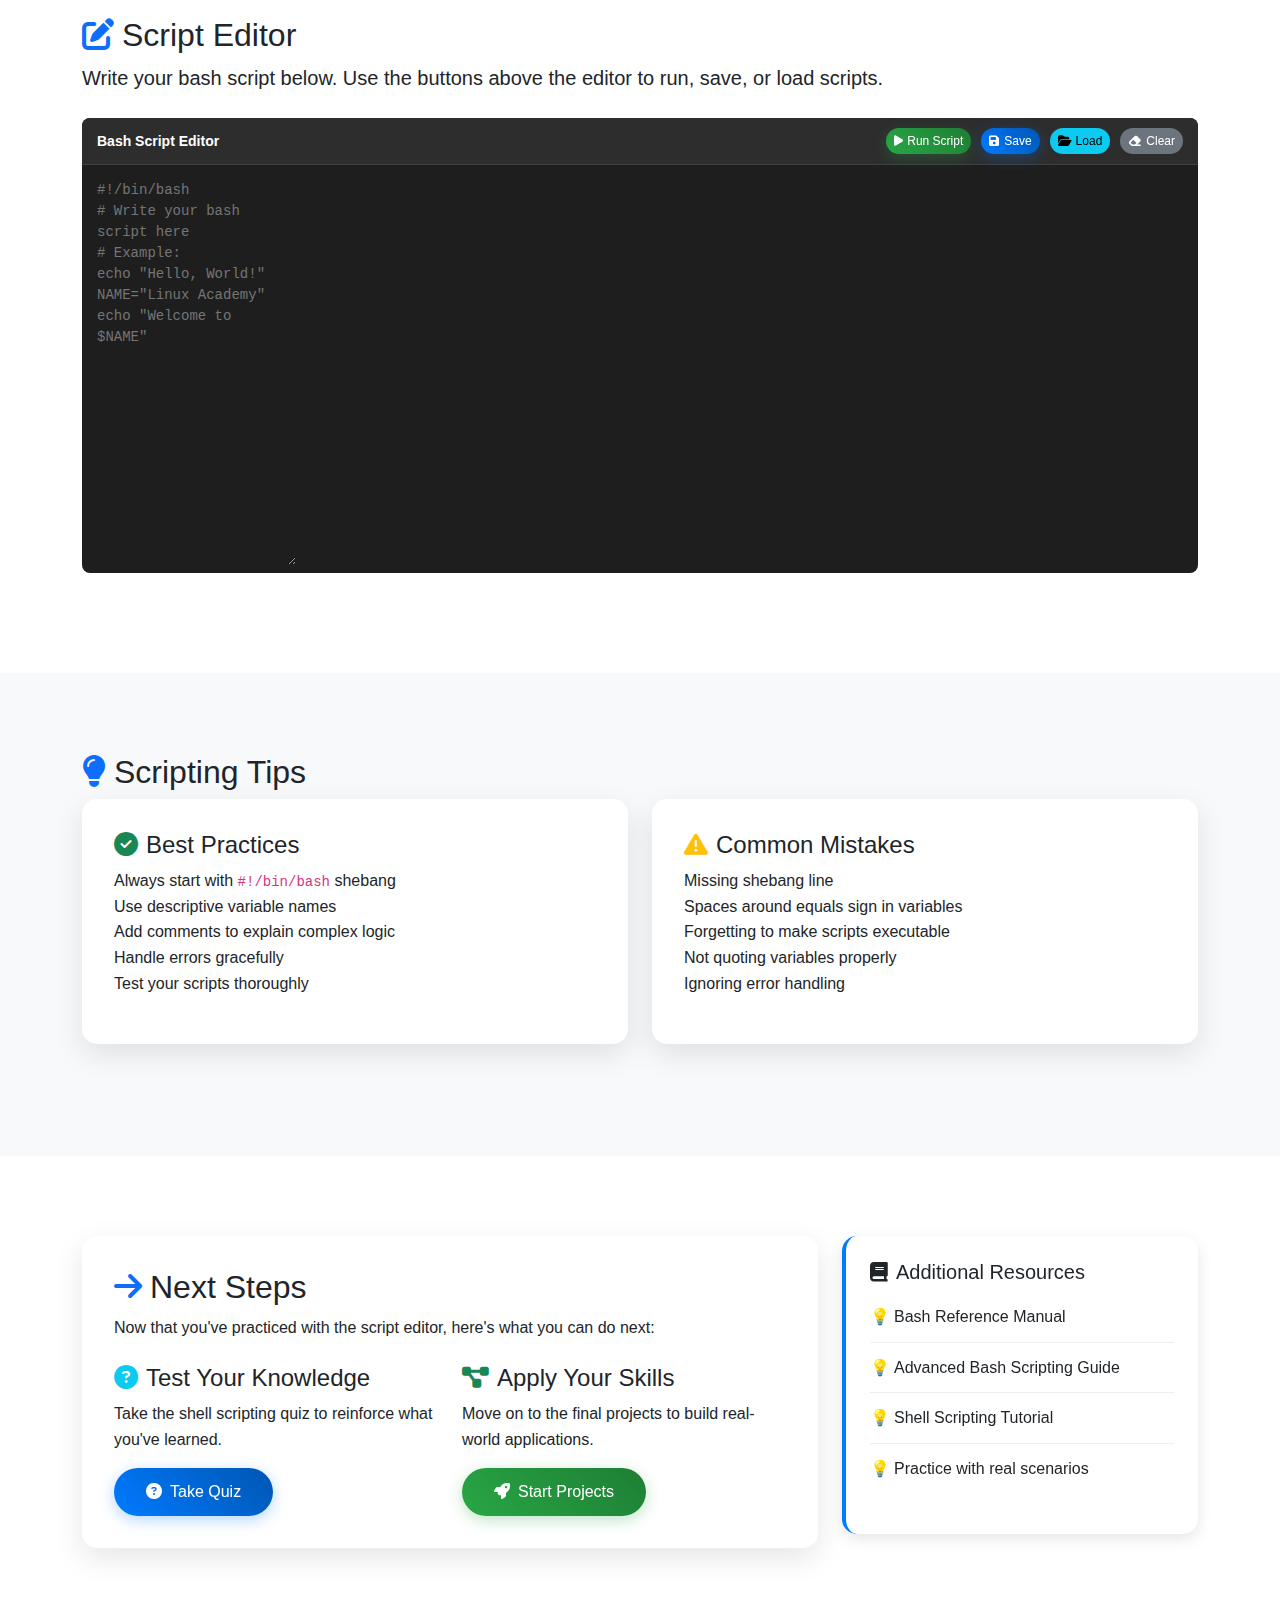
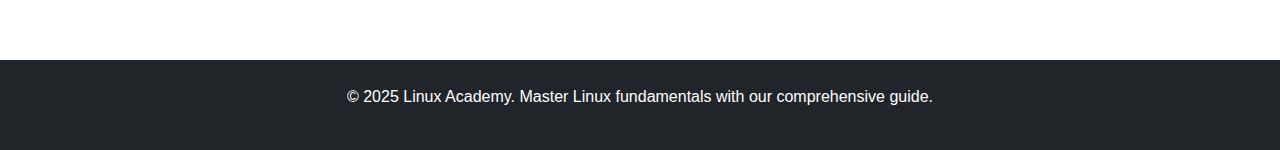
<file: sections/script-editor.html>
<!DOCTYPE html>
<html lang="en">
<head>
  <meta charset="UTF-8" />
  <meta name="viewport" content="width=device-width, initial-scale=1.0" />
  <title>Interactive Script Editor - Linux Academy</title>
  <!-- Bootstrap CSS CDN -->
  <link href="https://cdn.jsdelivr.net/npm/bootstrap@5.3.2/dist/css/bootstrap.min.css" rel="stylesheet" />
  <!-- Font Awesome for icons -->
  <link rel="stylesheet" href="https://cdnjs.cloudflare.com/ajax/libs/font-awesome/6.5.0/css/all.min.css">
  <!-- Custom CSS -->
  <link rel="stylesheet" href="../css/style.css">
  <style>
    .script-editor-container {
      background: #1e1e1e;
      border-radius: 8px;
      overflow: hidden;
      margin-bottom: 20px;
    }
    
    .script-editor-header {
      background: #2d2d2d;
      padding: 10px 15px;
      border-bottom: 1px solid #404040;
      display: flex;
      justify-content: space-between;
      align-items: center;
    }
    
    .script-editor-title {
      color: #fff;
      margin: 0;
      font-size: 14px;
      font-weight: 600;
    }
    
    .script-editor-controls {
      display: flex;
      gap: 10px;
    }
    
    .script-editor-controls button {
      font-size: 12px;
      padding: 4px 8px;
    }
    
    #scriptEditor {
      background: #1e1e1e;
      color: #d4d4d4;
      border: none;
      padding: 15px;
      font-family: 'Monaco', 'Menlo', 'Ubuntu Mono', monospace;
      font-size: 14px;
      line-height: 1.5;
      min-height: 400px;
      resize: vertical;
      outline: none;
    }
    
    .script-output {
      background: #0d1117;
      border: 1px solid #30363d;
      border-radius: 6px;
      padding: 15px;
      margin-top: 20px;
    }
    
    .output-header {
      color: #58a6ff;
      font-weight: 600;
      margin-bottom: 10px;
      font-size: 14px;
    }
    
    .script-output pre {
      background: #161b22;
      color: #c9d1d9;
      padding: 10px;
      border-radius: 4px;
      margin: 0;
      font-family: 'Monaco', 'Menlo', 'Ubuntu Mono', monospace;
      font-size: 13px;
      overflow-x: auto;
    }
    
    .script-error {
      background: #0d1117;
      border: 1px solid #f85149;
      border-radius: 6px;
      padding: 15px;
      margin-top: 20px;
    }
    
    .error-header {
      color: #f85149;
      font-weight: 600;
      margin-bottom: 10px;
      font-size: 14px;
    }
    
    .script-templates {
      background: #f8f9fa;
      border-radius: 8px;
      padding: 20px;
      margin-bottom: 20px;
    }
    
    .template-item {
      background: white;
      border: 1px solid #dee2e6;
      border-radius: 6px;
      padding: 15px;
      margin-bottom: 15px;
      cursor: pointer;
      transition: all 0.2s ease;
    }
    
    .template-item:hover {
      border-color: #007bff;
      box-shadow: 0 2px 8px rgba(0,123,255,0.1);
    }
    
    .template-title {
      font-weight: 600;
      color: #495057;
      margin-bottom: 8px;
    }
    
    .template-description {
      color: #6c757d;
      font-size: 14px;
      margin-bottom: 10px;
    }
    
    .template-code {
      background: #f8f9fa;
      border: 1px solid #e9ecef;
      border-radius: 4px;
      padding: 10px;
      font-family: 'Monaco', 'Menlo', 'Ubuntu Mono', monospace;
      font-size: 12px;
      color: #495057;
      overflow-x: auto;
    }
    
    .syntax-highlight {
      color: #d73a49;
    }
    
    .syntax-highlight.comment {
      color: #6a737d;
    }
    
    .syntax-highlight.string {
      color: #032f62;
    }
    
    .syntax-highlight.keyword {
      color: #d73a49;
    }
    
    .syntax-highlight.function {
      color: #6f42c1;
    }
  </style>
</head>
<body>

  <!-- Navbar -->
  <nav class="navbar navbar-expand-lg navbar-dark bg-dark fixed-top">
    <div class="container">
      <a class="navbar-brand" href="../index.html">
        <i class="fab fa-linux me-2"></i>Linux Academy
      </a>
      <button class="navbar-toggler" type="button" data-bs-toggle="collapse" data-bs-target="#navbarNav">
        <span class="navbar-toggler-icon"></span>
      </button>
      <div class="collapse navbar-collapse" id="navbarNav">
        <ul class="navbar-nav ms-auto">
          <li class="nav-item"><a class="nav-link" href="../index.html">Home</a></li>
          <li class="nav-item"><a class="nav-link" href="intro.html">Intro</a></li>
          <li class="nav-item"><a class="nav-link" href="navigation.html">Navigation</a></li>
          <li class="nav-item"><a class="nav-link" href="users.html">Users</a></li>
          <li class="nav-item"><a class="nav-link active" href="scripts.html">Scripts</a></li>
          <li class="nav-item"><a class="nav-link" href="projects.html">Projects</a></li>
        </ul>
      </div>
    </div>
  </nav>

  <!-- Breadcrumb -->
  <div class="container mt-5 pt-5">
    <nav aria-label="breadcrumb">
      <ol class="breadcrumb">
        <li class="breadcrumb-item"><a href="../index.html">Home</a></li>
        <li class="breadcrumb-item"><a href="scripts.html">Shell Scripting</a></li>
        <li class="breadcrumb-item active" aria-current="page">Script Editor</a></li>
      </ol>
    </nav>
  </div>

  <!-- Header Section -->
  <section class="content-section">
    <div class="container">
      <div class="row">
        <div class="col-lg-8">
          <h1 class="text-gradient"><i class="fas fa-code text-primary me-2"></i>Interactive Script Editor</h1>
          <p class="lead">Write, test, and debug bash scripts in real-time with our interactive script editor. Practice your shell scripting skills with instant feedback.</p>
        </div>
        <div class="col-lg-4">
          <div class="sidebar-card">
            <h4><i class="fas fa-info-circle me-2"></i>Editor Features</h4>
            <ul class="tips-list">
              <li>Real-time script execution</li>
              <li>Syntax highlighting</li>
              <li>Save and load scripts</li>
              <li>Error handling</li>
              <li>Auto-save functionality</li>
            </ul>
          </div>
        </div>
      </div>
    </div>
  </section>

  <!-- Script Templates Section -->
  <section class="content-section bg-light">
    <div class="container">
      <h2><i class="fas fa-lightbulb text-primary me-2"></i>Script Templates</h2>
      <p class="lead mb-4">Get started with these pre-built script templates. Click on any template to load it into the editor.</p>
      
      <div class="script-templates">
        <div class="row">
          <div class="col-md-6">
            <div class="template-item" onclick="loadTemplate('hello')">
              <div class="template-title">Hello World Script</div>
              <div class="template-description">Basic script that displays a greeting message</div>
              <div class="template-code">#!/bin/bash
echo "Hello, World!"
echo "Welcome to Linux Academy!"</div>
            </div>
          </div>
          
          <div class="col-md-6">
            <div class="template-item" onclick="loadTemplate('variables')">
              <div class="template-title">Variables Example</div>
              <div class="template-description">Demonstrates variable declaration and usage</div>
              <div class="template-code">#!/bin/bash
NAME="Linux User"
AGE=25
echo "Hello, I'm $NAME"
echo "I'm $AGE years old"</div>
            </div>
          </div>
          
          <div class="col-md-6">
            <div class="template-item" onclick="loadTemplate('input')">
              <div class="template-title">User Input</div>
              <div class="template-description">Script that reads user input and responds</div>
              <div class="template-code">#!/bin/bash
echo "What's your name?"
read name
echo "Hello, $name! Nice to meet you!"</div>
            </div>
          </div>
          
          <div class="col-md-6">
            <div class="template-item" onclick="loadTemplate('conditional')">
              <div class="template-title">Conditional Logic</div>
              <div class="template-description">Simple if-else statement example</div>
              <div class="template-code">#!/bin/bash
echo "Enter a number:"
read num
if [ $num -gt 10 ]; then
    echo "Number is greater than 10"
else
    echo "Number is 10 or less"
fi</div>
            </div>
          </div>
          
          <div class="col-md-6">
            <div class="template-item" onclick="loadTemplate('loop')">
              <div class="template-title">Loop Example</div>
              <div class="template-description">For loop that counts from 1 to 5</div>
              <div class="template-code">#!/bin/bash
echo "Counting from 1 to 5:"
for i in {1..5}; do
    echo "Count: $i"
done</div>
            </div>
          </div>
          
          <div class="col-md-6">
            <div class="template-item" onclick="loadTemplate('function')">
              <div class="template-title">Function Definition</div>
              <div class="template-description">Defines and calls a simple function</div>
              <div class="template-code">#!/bin/bash
greet() {
    local name=$1
    echo "Hello, $name! Welcome to Linux Academy!"
}

greet "Student"</div>
            </div>
          </div>
        </div>
      </div>
    </div>
  </section>

  <!-- Script Editor Section -->
  <section class="content-section">
    <div class="container">
      <h2><i class="fas fa-edit text-primary me-2"></i>Script Editor</h2>
      <p class="lead mb-4">Write your bash script below. Use the buttons above the editor to run, save, or load scripts.</p>
      
      <div class="script-editor-container">
        <div class="script-editor-header">
          <h5 class="script-editor-title">Bash Script Editor</h5>
          <div class="script-editor-controls">
            <button class="btn btn-success btn-sm" id="runScript">
              <i class="fas fa-play me-1"></i>Run Script
            </button>
            <button class="btn btn-primary btn-sm" id="saveScript">
              <i class="fas fa-save me-1"></i>Save
            </button>
            <button class="btn btn-info btn-sm" id="loadScript">
              <i class="fas fa-folder-open me-1"></i>Load
            </button>
            <button class="btn btn-secondary btn-sm" onclick="clearEditor()">
              <i class="fas fa-eraser me-1"></i>Clear
            </button>
          </div>
        </div>
        
        <textarea id="scriptEditor" placeholder="#!/bin/bash
# Write your bash script here
# Example:
echo &quot;Hello, World!&quot;
NAME=&quot;Linux Academy&quot;
echo &quot;Welcome to $NAME&quot;"></textarea>
      </div>
      
      <div id="scriptOutput"></div>
    </div>
  </section>

  <!-- Tips Section -->
  <section class="content-section bg-light">
    <div class="container">
      <h2><i class="fas fa-lightbulb text-primary me-2"></i>Scripting Tips</h2>
      <div class="row">
        <div class="col-md-6">
          <div class="content-card">
            <h4><i class="fas fa-check-circle text-success me-2"></i>Best Practices</h4>
            <ul class="feature-list">
              <li>Always start with <code>#!/bin/bash</code> shebang</li>
              <li>Use descriptive variable names</li>
              <li>Add comments to explain complex logic</li>
              <li>Handle errors gracefully</li>
              <li>Test your scripts thoroughly</li>
            </ul>
          </div>
        </div>
        
        <div class="col-md-6">
          <div class="content-card">
            <h4><i class="fas fa-exclamation-triangle text-warning me-2"></i>Common Mistakes</h4>
            <ul class="feature-list">
              <li>Missing shebang line</li>
              <li>Spaces around equals sign in variables</li>
              <li>Forgetting to make scripts executable</li>
              <li>Not quoting variables properly</li>
              <li>Ignoring error handling</li>
            </ul>
          </div>
        </div>
      </div>
    </div>
  </section>

  <!-- Next Steps Section -->
  <section class="content-section">
    <div class="container">
      <div class="row">
        <div class="col-lg-8">
          <div class="content-card">
            <h2><i class="fas fa-arrow-right text-primary me-2"></i>Next Steps</h2>
            <p>Now that you've practiced with the script editor, here's what you can do next:</p>
            
            <div class="row mt-4">
              <div class="col-md-6">
                <h4><i class="fas fa-question-circle text-info me-2"></i>Test Your Knowledge</h4>
                <p>Take the shell scripting quiz to reinforce what you've learned.</p>
                <a href="scripts-quiz.html" class="btn btn-primary">
                  <i class="fas fa-question-circle me-2"></i>Take Quiz
                </a>
              </div>
              <div class="col-md-6">
                <h4><i class="fas fa-project-diagram text-success me-2"></i>Apply Your Skills</h4>
                <p>Move on to the final projects to build real-world applications.</p>
                <a href="projects.html" class="btn btn-success">
                  <i class="fas fa-rocket me-2"></i>Start Projects
                </a>
              </div>
            </div>
          </div>
        </div>
        
        <div class="col-lg-4">
          <div class="sidebar-card">
            <h5><i class="fas fa-book me-2"></i>Additional Resources</h5>
            <ul class="tips-list">
              <li>Bash Reference Manual</li>
              <li>Advanced Bash Scripting Guide</li>
              <li>Shell Scripting Tutorial</li>
              <li>Practice with real scenarios</li>
            </ul>
          </div>
        </div>
      </div>
    </div>
  </section>

  <!-- Footer -->
  <footer class="bg-dark text-white text-center py-4">
    <div class="container">
      <p>&copy; 2025 Linux Academy. Master Linux fundamentals with our comprehensive guide.</p>
    </div>
  </footer>

  <!-- Bootstrap JS Bundle -->
  <script src="https://cdn.jsdelivr.net/npm/bootstrap@5.3.2/dist/js/bootstrap.bundle.min.js"></script>
  <!-- Custom JavaScript -->
  <script src="../js/script.js"></script>
  
  <script>
    // Template loading functionality
    const templates = {
      hello: `#!/bin/bash
echo "Hello, World!"
echo "Welcome to Linux Academy!"
echo "Current date: $(date)"`,
      
      variables: `#!/bin/bash
# Variable declaration and usage
NAME="Linux User"
AGE=25
CITY="Tech City"
echo "Hello, I'm $NAME"
echo "I'm $AGE years old"
echo "I live in $CITY"`,
      
      input: `#!/bin/bash
# Reading user input
echo "What's your name?"
read name
echo "How old are you?"
read age
echo "Hello, $name! You are $age years old."`,
      
      conditional: `#!/bin/bash
# Conditional logic example
echo "Enter a number:"
read num
if [ $num -gt 10 ]; then
    echo "Number is greater than 10"
elif [ $num -eq 10 ]; then
    echo "Number equals 10"
else
    echo "Number is less than 10"
fi`,
      
      loop: `#!/bin/bash
# Loop examples
echo "Counting from 1 to 5:"
for i in {1..5}; do
    echo "Count: $i"
done

echo "Counting down from 5:"
counter=5
while [ $counter -gt 0 ]; do
    echo "Countdown: $counter"
    ((counter--))
done`,
      
      function: `#!/bin/bash
# Function definition and usage
greet() {
    local name=$1
    echo "Hello, $name! Welcome to Linux Academy!"
}

calculate_sum() {
    local a=$1
    local b=$2
    local sum=$((a + b))
    echo "Sum of $a and $b is: $sum"
}

# Call functions
greet "Student"
calculate_sum 10 20`
    };

    function loadTemplate(templateName) {
      const editor = document.getElementById('scriptEditor');
      if (editor && templates[templateName]) {
        editor.value = templates[templateName];
        showNotification(`Template "${templateName}" loaded`, 'success');
      }
    }

    function clearEditor() {
      const editor = document.getElementById('scriptEditor');
      if (editor) {
        editor.value = '';
        document.getElementById('scriptOutput').innerHTML = '';
        showNotification('Editor cleared', 'success');
      }
    }

    // Initialize script editor when page loads
    document.addEventListener('DOMContentLoaded', function() {
      if (typeof initializeScriptEditor === 'function') {
        initializeScriptEditor();
      }
    });
  </script>
</body>
</html>
</file>
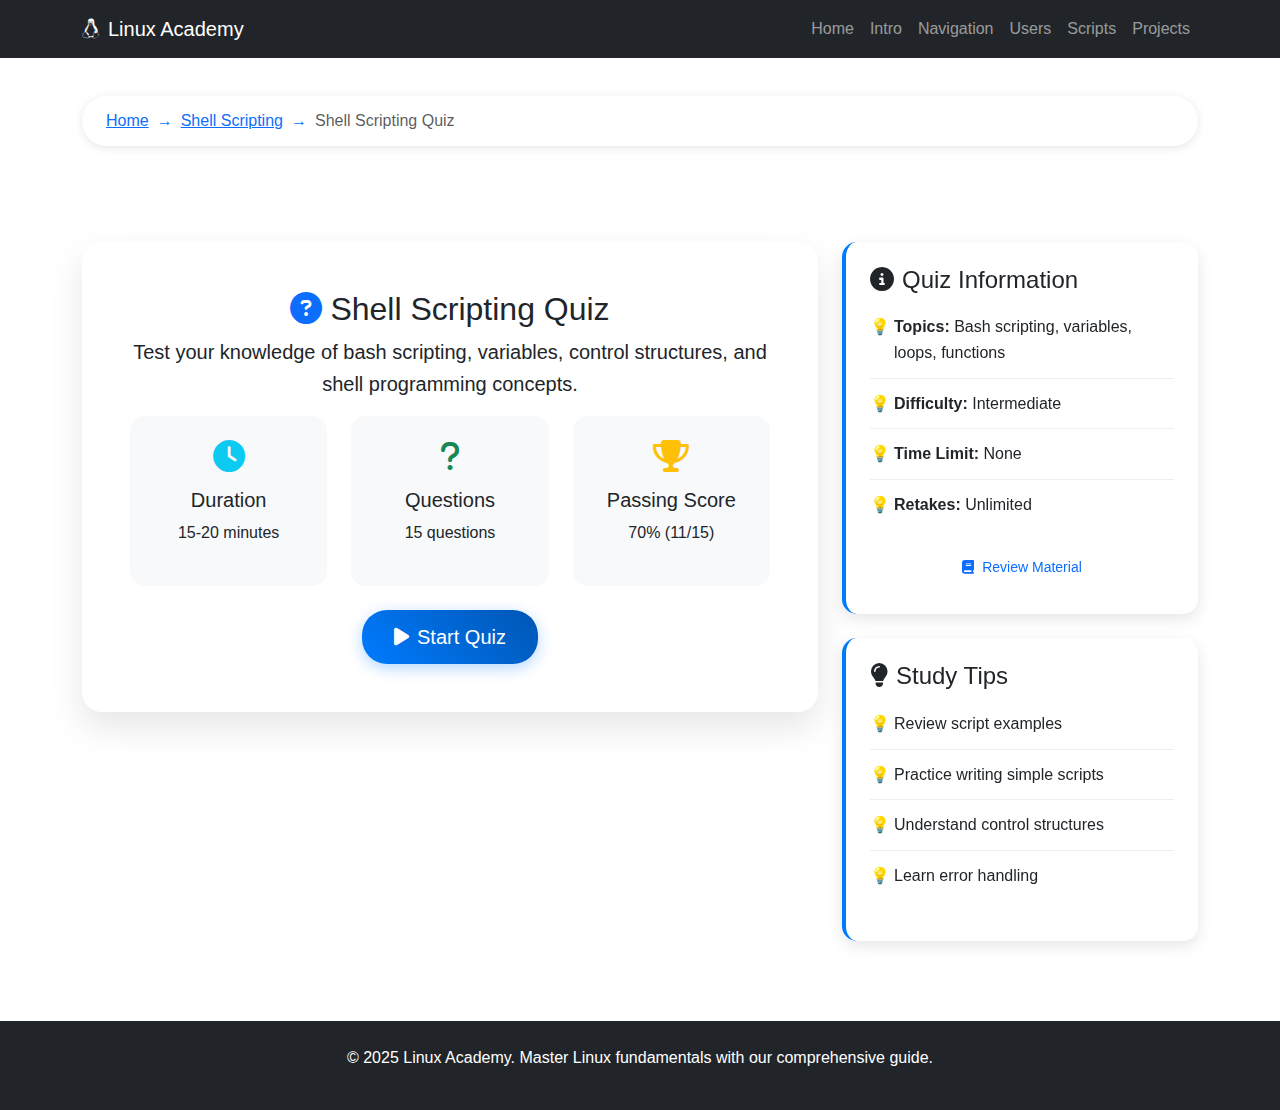
<file: sections/scripts-quiz.html>
<!DOCTYPE html>
<html lang="en">
<head>
  <meta charset="UTF-8" />
  <meta name="viewport" content="width=device-width, initial-scale=1.0" />
  <title>Shell Scripting Quiz - Linux Academy</title>
  <!-- Bootstrap CSS CDN -->
  <link href="https://cdn.jsdelivr.net/npm/bootstrap@5.3.2/dist/css/bootstrap.min.css" rel="stylesheet" />
  <!-- Font Awesome for icons -->
  <link rel="stylesheet" href="https://cdnjs.cloudflare.com/ajax/libs/font-awesome/6.5.0/css/all.min.css">
  <!-- Custom CSS -->
  <link rel="stylesheet" href="../css/style.css">
</head>
<body>

  <!-- Navbar -->
  <nav class="navbar navbar-expand-lg navbar-dark bg-dark fixed-top">
    <div class="container">
      <a class="navbar-brand" href="../index.html">
        <i class="fab fa-linux me-2"></i>Linux Academy
      </a>
      <button class="navbar-toggler" type="button" data-bs-toggle="collapse" data-bs-target="#navbarNav">
        <span class="navbar-toggler-icon"></span>
      </button>
      <div class="collapse navbar-collapse" id="navbarNav">
        <ul class="navbar-nav ms-auto">
          <li class="nav-item"><a class="nav-link" href="../index.html">Home</a></li>
          <li class="nav-item"><a class="nav-link" href="intro.html">Intro</a></li>
          <li class="nav-item"><a class="nav-link" href="navigation.html">Navigation</a></li>
          <li class="nav-item"><a class="nav-link" href="users.html">Users</a></li>
          <li class="nav-item"><a class="nav-link" href="scripts.html">Scripts</a></li>
          <li class="nav-item"><a class="nav-link" href="projects.html">Projects</a></li>
        </ul>
      </div>
    </div>
  </nav>

  <!-- Breadcrumb -->
  <div class="container mt-5 pt-5">
    <nav aria-label="breadcrumb">
      <ol class="breadcrumb">
        <li class="breadcrumb-item"><a href="../index.html">Home</a></li>
        <li class="breadcrumb-item"><a href="scripts.html">Shell Scripting</a></li>
        <li class="breadcrumb-item active" aria-current="page">Shell Scripting Quiz</li>
      </ol>
    </nav>
  </div>

  <!-- Quiz Container -->
  <section class="content-section">
    <div class="container">
      <div class="row">
        <div class="col-lg-8">
          <div class="quiz-container">
            <div id="quizStart" class="quiz-start">
              <h2><i class="fas fa-question-circle text-primary me-2"></i>Shell Scripting Quiz</h2>
              <p class="lead">Test your knowledge of bash scripting, variables, control structures, and shell programming concepts.</p>
              
              <div class="quiz-info">
                <div class="row">
                  <div class="col-md-4">
                    <div class="info-card">
                      <i class="fas fa-clock text-info"></i>
                      <h5>Duration</h5>
                      <p>15-20 minutes</p>
                    </div>
                  </div>
                  <div class="col-md-4">
                    <div class="info-card">
                      <i class="fas fa-question text-success"></i>
                      <h5>Questions</h5>
                      <p>15 questions</p>
                    </div>
                  </div>
                  <div class="col-md-4">
                    <div class="info-card">
                      <i class="fas fa-trophy text-warning"></i>
                      <h5>Passing Score</h5>
                      <p>70% (11/15)</p>
                    </div>
                  </div>
                </div>
              </div>
              
              <button class="btn btn-primary btn-lg mt-4" onclick="startQuiz()">
                <i class="fas fa-play me-2"></i>Start Quiz
              </button>
            </div>
            
            <div id="quizContent" class="quiz-content" style="display: none;">
              <div class="quiz-progress">
                <div class="progress mb-3">
                  <div class="progress-bar" id="quizProgress" role="progressbar"></div>
                </div>
                <div class="d-flex justify-content-between">
                  <span id="questionCounter">Question 1 of 15</span>
                  <span id="scoreDisplay">Score: 0/15</span>
                </div>
              </div>
              
              <div id="questionContainer">
                <!-- Questions will be loaded here -->
              </div>
              
              <div class="quiz-navigation mt-4">
                <button class="btn btn-secondary" id="prevBtn" onclick="previousQuestion()" style="display: none;">
                  <i class="fas fa-arrow-left me-2"></i>Previous
                </button>
                <button class="btn btn-primary" id="nextBtn" onclick="nextQuestion()">
                  Next<i class="fas fa-arrow-right ms-2"></i>
                </button>
                <button class="btn btn-success" id="finishBtn" onclick="finishQuiz()" style="display: none;">
                  <i class="fas fa-check me-2"></i>Finish Quiz
                </button>
              </div>
            </div>
            
            <div id="quizResults" class="quiz-results" style="display: none;">
              <!-- Results will be displayed here -->
            </div>
          </div>
        </div>
        
        <div class="col-lg-4">
          <div class="sidebar-card">
            <h4><i class="fas fa-info-circle me-2"></i>Quiz Information</h4>
            <ul class="tips-list">
              <li><strong>Topics:</strong> Bash scripting, variables, loops, functions</li>
              <li><strong>Difficulty:</strong> Intermediate</li>
              <li><strong>Time Limit:</strong> None</li>
              <li><strong>Retakes:</strong> Unlimited</li>
            </ul>
            
            <div class="mt-3">
              <a href="scripts.html" class="btn btn-outline-primary btn-sm w-100">
                <i class="fas fa-book me-2"></i>Review Material
              </a>
            </div>
          </div>
          
          <div class="sidebar-card mt-4">
            <h4><i class="fas fa-lightbulb me-2"></i>Study Tips</h4>
            <ul class="tips-list">
              <li>Review script examples</li>
              <li>Practice writing simple scripts</li>
              <li>Understand control structures</li>
              <li>Learn error handling</li>
            </ul>
          </div>
        </div>
      </div>
    </div>
  </section>

  <!-- Footer -->
  <footer class="bg-dark text-white text-center py-4">
    <div class="container">
      <p>&copy; 2025 Linux Academy. Master Linux fundamentals with our comprehensive guide.</p>
    </div>
  </footer>

  <!-- Bootstrap JS Bundle -->
  <script src="https://cdn.jsdelivr.net/npm/bootstrap@5.3.2/dist/js/bootstrap.bundle.min.js"></script>
  <!-- Custom JavaScript -->
  <script src="../js/script.js"></script>
  
  <script>
    // Quiz questions for Shell Scripting
    const quizQuestions = [
      {
        question: "What is the correct shebang line for a bash script?",
        options: [
          "#!/bin/sh",
          "#!/bin/bash",
          "#!/usr/bin/bash",
          "#!/bash"
        ],
        correct: 1,
        explanation: "The correct shebang line for bash scripts is #!/bin/bash. This tells the system to use the bash interpreter to execute the script."
      },
      {
        question: "How do you make a script executable in Linux?",
        options: [
          "chmod +x script.sh",
          "chmod 755 script.sh",
          "chmod executable script.sh",
          "make script.sh executable"
        ],
        correct: 0,
        explanation: "Use 'chmod +x script.sh' to make a script executable. The +x flag adds execute permission for all users."
      },
      {
        question: "Which of the following is the correct way to declare a variable in bash?",
        options: [
          "var = value",
          "var=value",
          "var:value",
          "var->value"
        ],
        correct: 1,
        explanation: "In bash, variables are declared without spaces around the equals sign: var=value. Spaces would cause syntax errors."
      },
      {
        question: "How do you read user input into a variable in bash?",
        options: [
          "input = read",
          "read input",
          "get input",
          "scanf input"
        ],
        correct: 1,
        explanation: "Use 'read input' to read user input into a variable. The read command waits for user input and stores it in the specified variable."
      },
      {
        question: "What is the correct syntax for an if statement in bash?",
        options: [
          "if (condition) then",
          "if [ condition ]; then",
          "if condition:",
          "if condition then"
        ],
        correct: 1,
        explanation: "The correct syntax is 'if [ condition ]; then'. The square brackets are used for test conditions in bash."
      },
      {
        question: "Which operator is used for 'greater than' in bash numeric comparisons?",
        options: [
          ">",
          ">=",
          "-gt",
          "greater"
        ],
        correct: 2,
        explanation: "Use '-gt' for 'greater than' in bash numeric comparisons. The '>' symbol is used for output redirection."
      },
      {
        question: "How do you create a for loop that counts from 1 to 5 in bash?",
        options: [
          "for i in 1..5",
          "for i in {1..5}",
          "for i = 1 to 5",
          "for i in range(1,5)"
        ],
        correct: 1,
        explanation: "Use 'for i in {1..5}' to create a range from 1 to 5. The curly braces create a sequence expansion."
      },
      {
        question: "What is the correct way to define a function in bash?",
        options: [
          "function name() {",
          "def name():",
          "function name {",
          "func name() {"
        ],
        correct: 0,
        explanation: "The correct syntax is 'function name() {' or simply 'name() {'. Both are valid ways to define functions in bash."
      },
      {
        question: "How do you return a value from a bash function?",
        options: [
          "return value",
          "echo value",
          "output value",
          "print value"
        ],
        correct: 1,
        explanation: "Use 'echo value' to return a value from a bash function. The calling code can capture this using command substitution: result=$(function_name)."
      },
      {
        question: "What does the 'local' keyword do in bash functions?",
        options: [
          "Makes variables global",
          "Makes variables local to the function",
          "Creates a new variable",
          "Deletes a variable"
        ],
        correct: 1,
        explanation: "The 'local' keyword makes variables local to the function, preventing them from interfering with global variables of the same name."
      },
      {
        question: "How do you check if a file exists in bash?",
        options: [
          "if [ -e filename ]",
          "if [ file filename ]",
          "if [ exists filename ]",
          "if [ check filename ]"
        ],
        correct: 0,
        explanation: "Use 'if [ -e filename ]' to check if a file exists. The -e flag tests for file existence."
      },
      {
        question: "What is the exit code for a successful command in bash?",
        options: [
          "1",
          "0",
          "-1",
          "Success"
        ],
        correct: 1,
        explanation: "Exit code 0 indicates success in bash. Any non-zero exit code indicates an error or failure."
      },
      {
        question: "How do you capture the output of a command in a variable?",
        options: [
          "var = command",
          "var = $(command)",
          "var = `command`",
          "Both B and C"
        ],
        correct: 3,
        explanation: "Both 'var = $(command)' and 'var = `command`' work. The $() syntax is preferred as it's more readable and supports nesting."
      },
      {
        question: "What does 'set -e' do in a bash script?",
        options: [
          "Enables debugging",
          "Exits on any error",
          "Sets environment variables",
          "Enables verbose output"
        ],
        correct: 1,
        explanation: "'set -e' makes the script exit immediately if any command returns a non-zero exit status (i.e., encounters an error)."
      },
      {
        question: "How do you pass command line arguments to a bash script?",
        options: [
          "Using $1, $2, $3, etc.",
          "Using $arg1, $arg2, $arg3",
          "Using $argv[1], $argv[2]",
          "Using $args.1, $args.2"
        ],
        correct: 0,
        explanation: "Use $1, $2, $3, etc. to access command line arguments. $1 is the first argument, $2 is the second, and so on."
      }
    ];

    let currentQuestion = 0;
    let score = 0;
    let userAnswers = [];

    function startQuiz() {
      document.getElementById('quizStart').style.display = 'none';
      document.getElementById('quizContent').style.display = 'block';
      loadQuestion();
    }

    function loadQuestion() {
      const question = quizQuestions[currentQuestion];
      const questionContainer = document.getElementById('questionContainer');
      
      let optionsHtml = '';
      question.options.forEach((option, index) => {
        const checked = userAnswers[currentQuestion] === index ? 'checked' : '';
        optionsHtml += `
          <div class="form-check">
            <input class="form-check-input" type="radio" name="question${currentQuestion}" id="option${index}" value="${index}" ${checked}>
            <label class="form-check-label" for="option${index}">
              ${option}
            </label>
          </div>
        `;
      });

      questionContainer.innerHTML = `
        <div class="question-card">
          <h3>Question ${currentQuestion + 1}</h3>
          <p class="question-text">${question.question}</p>
          <div class="options">
            ${optionsHtml}
          </div>
        </div>
      `;

      updateNavigation();
      updateProgress();
    }

    function updateNavigation() {
      const prevBtn = document.getElementById('prevBtn');
      const nextBtn = document.getElementById('nextBtn');
      const finishBtn = document.getElementById('finishBtn');

      prevBtn.style.display = currentQuestion === 0 ? 'none' : 'inline-block';
      
      if (currentQuestion === quizQuestions.length - 1) {
        nextBtn.style.display = 'none';
        finishBtn.style.display = 'inline-block';
      } else {
        nextBtn.style.display = 'inline-block';
        finishBtn.style.display = 'none';
      }
    }

    function updateProgress() {
      const progress = ((currentQuestion + 1) / quizQuestions.length) * 100;
      document.getElementById('quizProgress').style.width = progress + '%';
      document.getElementById('questionCounter').textContent = `Question ${currentQuestion + 1} of ${quizQuestions.length}`;
    }

    function saveAnswer() {
      const selectedOption = document.querySelector(`input[name="question${currentQuestion}"]:checked`);
      if (selectedOption) {
        userAnswers[currentQuestion] = parseInt(selectedOption.value);
      }
    }

    function nextQuestion() {
      saveAnswer();
      if (currentQuestion < quizQuestions.length - 1) {
        currentQuestion++;
        loadQuestion();
      }
    }

    function previousQuestion() {
      saveAnswer();
      if (currentQuestion > 0) {
        currentQuestion--;
        loadQuestion();
      }
    }

    function finishQuiz() {
      saveAnswer();
      calculateScore();
      showResults();
    }

    function calculateScore() {
      score = 0;
      userAnswers.forEach((answer, index) => {
        if (answer === quizQuestions[index].correct) {
          score++;
        }
      });
    }

    function showResults() {
      document.getElementById('quizContent').style.display = 'none';
      document.getElementById('quizResults').style.display = 'block';
      
      const percentage = Math.round((score / quizQuestions.length) * 100);
      const passed = percentage >= 70;
      
      const resultsContainer = document.getElementById('quizResults');
      resultsContainer.innerHTML = `
        <div class="results-card">
          <h2><i class="fas fa-trophy text-primary me-2"></i>Quiz Results</h2>
          
          <div class="score-display ${passed ? 'passed' : 'failed'}">
            <div class="score-circle">
              <span class="score-number">${score}</span>
              <span class="score-total">/${quizQuestions.length}</span>
            </div>
            <div class="score-percentage">${percentage}%</div>
            <div class="score-status">${passed ? 'PASSED' : 'FAILED'}</div>
          </div>
          
          <div class="results-summary">
            <h4>Performance Summary</h4>
            <div class="row">
              <div class="col-md-6">
                <div class="stat-item">
                  <i class="fas fa-check-circle text-success"></i>
                  <span>Correct Answers: ${score}</span>
                </div>
                <div class="stat-item">
                  <i class="fas fa-times-circle text-danger"></i>
                  <span>Incorrect Answers: ${quizQuestions.length - score}</span>
                </div>
              </div>
              <div class="col-md-6">
                <div class="stat-item">
                  <i class="fas fa-percentage text-info"></i>
                  <span>Accuracy: ${percentage}%</span>
                </div>
                <div class="stat-item">
                  <i class="fas fa-target text-warning"></i>
                  <span>Passing Score: 70%</span>
                </div>
              </div>
            </div>
          </div>
          
          <div class="action-buttons mt-4">
            <button class="btn btn-primary me-2" onclick="reviewAnswers()">
              <i class="fas fa-eye me-2"></i>Review Answers
            </button>
            <button class="btn btn-outline-primary me-2" onclick="retakeQuiz()">
              <i class="fas fa-redo me-2"></i>Retake Quiz
            </button>
            <a href="scripts.html" class="btn btn-outline-secondary">
              <i class="fas fa-book me-2"></i>Review Material
            </a>
          </div>
        </div>
      `;
    }

    function reviewAnswers() {
      const resultsContainer = document.getElementById('quizResults');
      let reviewHtml = `
        <div class="results-card">
          <h2><i class="fas fa-eye text-primary me-2"></i>Answer Review</h2>
          <div class="mb-3">
            <button class="btn btn-outline-primary" onclick="showResults()">
              <i class="fas fa-arrow-left me-2"></i>Back to Results
            </button>
          </div>
      `;

      quizQuestions.forEach((question, index) => {
        const userAnswer = userAnswers[index];
        const isCorrect = userAnswer === question.correct;
        const userAnswerText = userAnswer !== undefined ? question.options[userAnswer] : 'Not answered';
        const correctAnswerText = question.options[question.correct];
        
        reviewHtml += `
          <div class="review-question ${isCorrect ? 'correct' : 'incorrect'}">
            <h5>Question ${index + 1}</h5>
            <p class="question-text">${question.question}</p>
            
            <div class="answer-comparison">
              <div class="user-answer">
                <strong>Your Answer:</strong> ${userAnswerText}
                <i class="fas fa-${isCorrect ? 'check text-success' : 'times text-danger'} ms-2"></i>
              </div>
              ${!isCorrect ? `<div class="correct-answer"><strong>Correct Answer:</strong> ${correctAnswerText}</div>` : ''}
            </div>
            
            <div class="explanation">
              <strong>Explanation:</strong> ${question.explanation}
            </div>
          </div>
        `;
      });

      reviewHtml += '</div>';
      resultsContainer.innerHTML = reviewHtml;
    }

    function retakeQuiz() {
      currentQuestion = 0;
      score = 0;
      userAnswers = [];
      document.getElementById('quizResults').style.display = 'none';
      document.getElementById('quizStart').style.display = 'block';
    }

    // Add event listeners for radio button changes
    document.addEventListener('change', function(e) {
      if (e.target.type === 'radio') {
        const questionIndex = parseInt(e.target.name.replace('question', ''));
        userAnswers[questionIndex] = parseInt(e.target.value);
      }
    });
  </script>
</body>
</html>
</file>
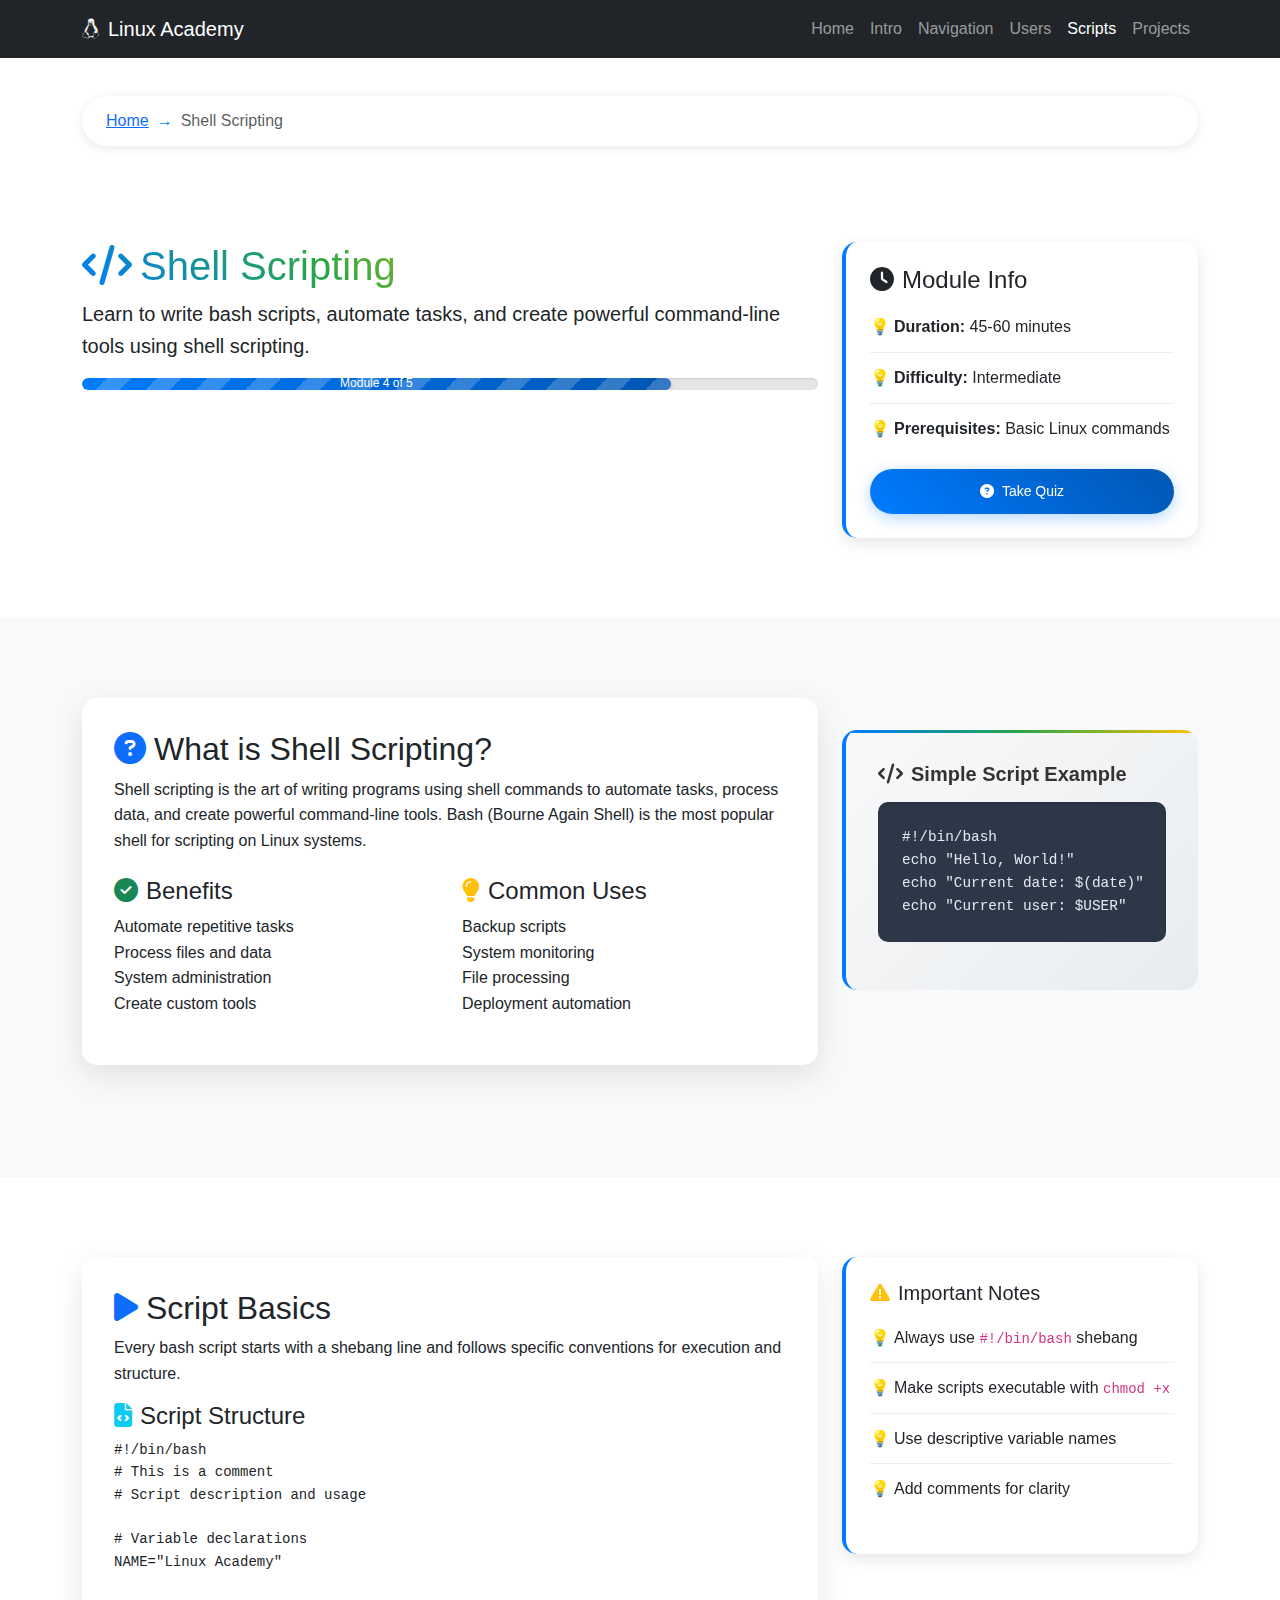
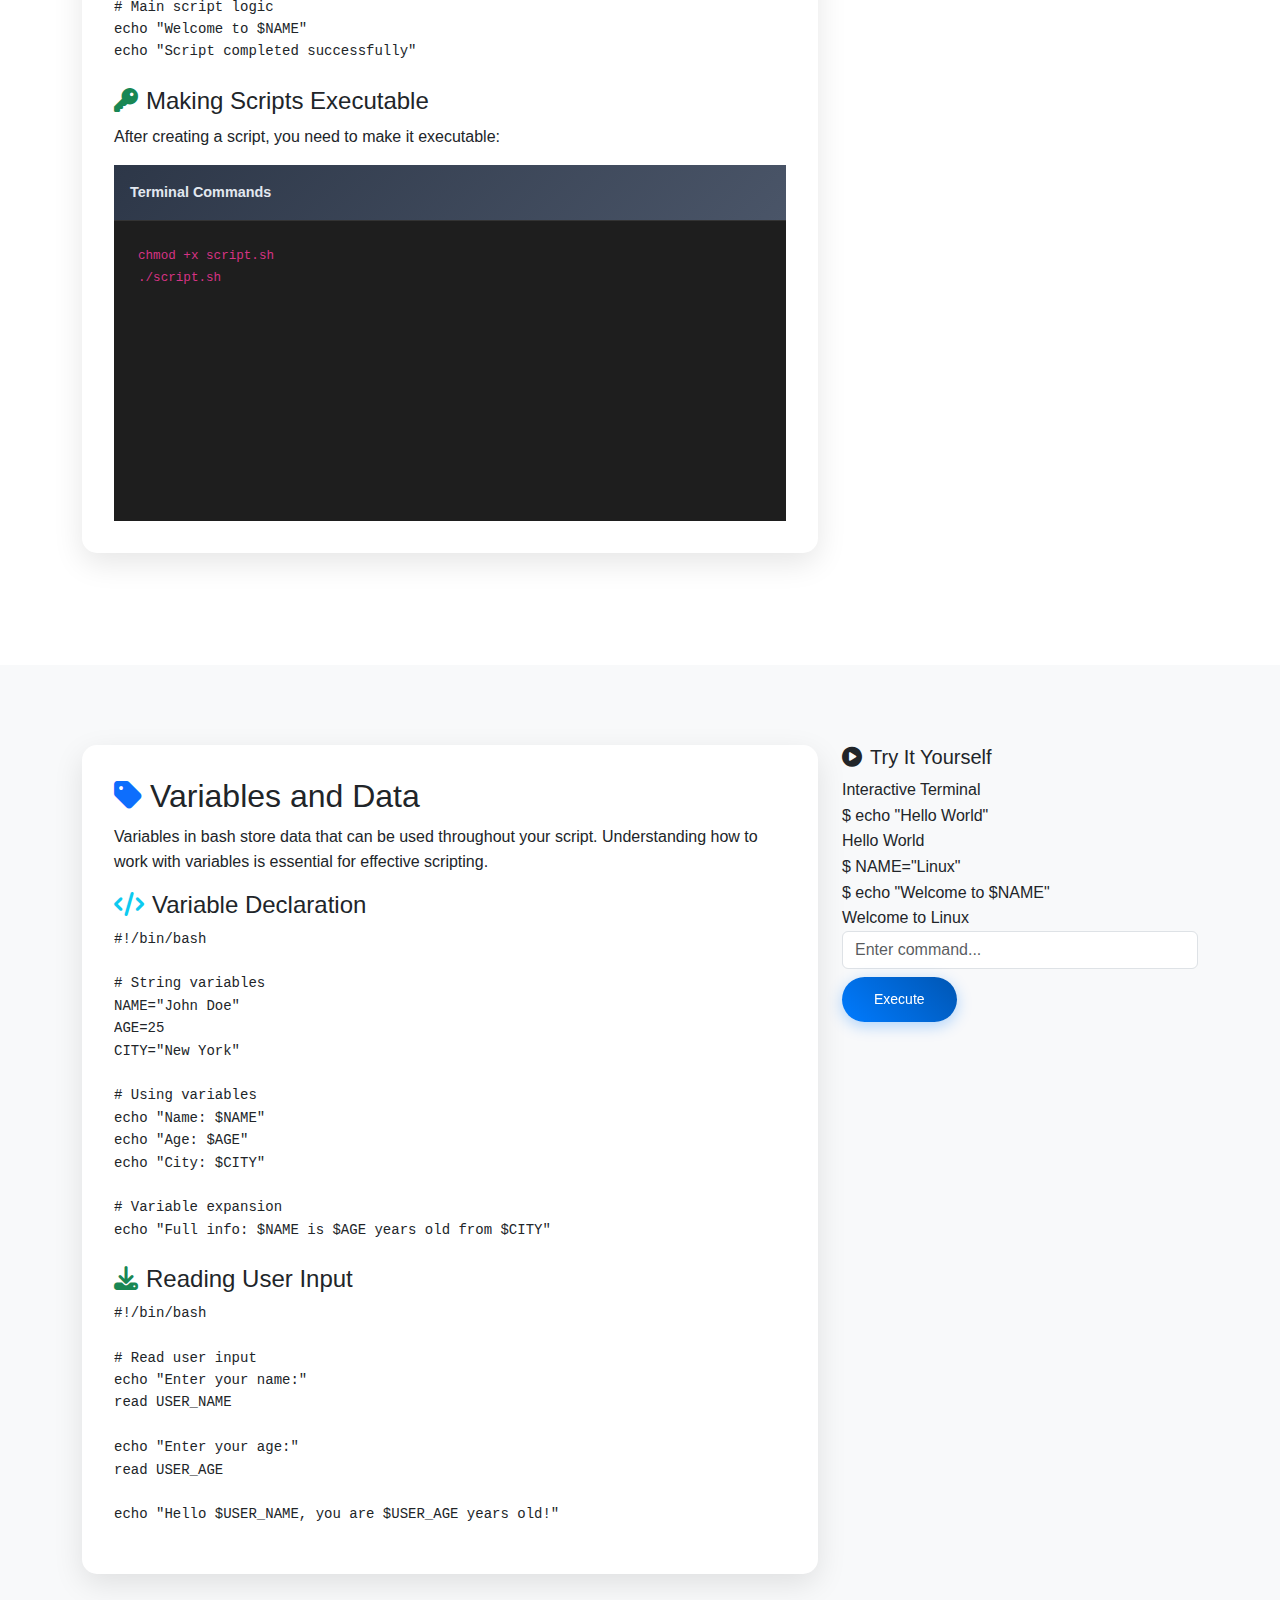
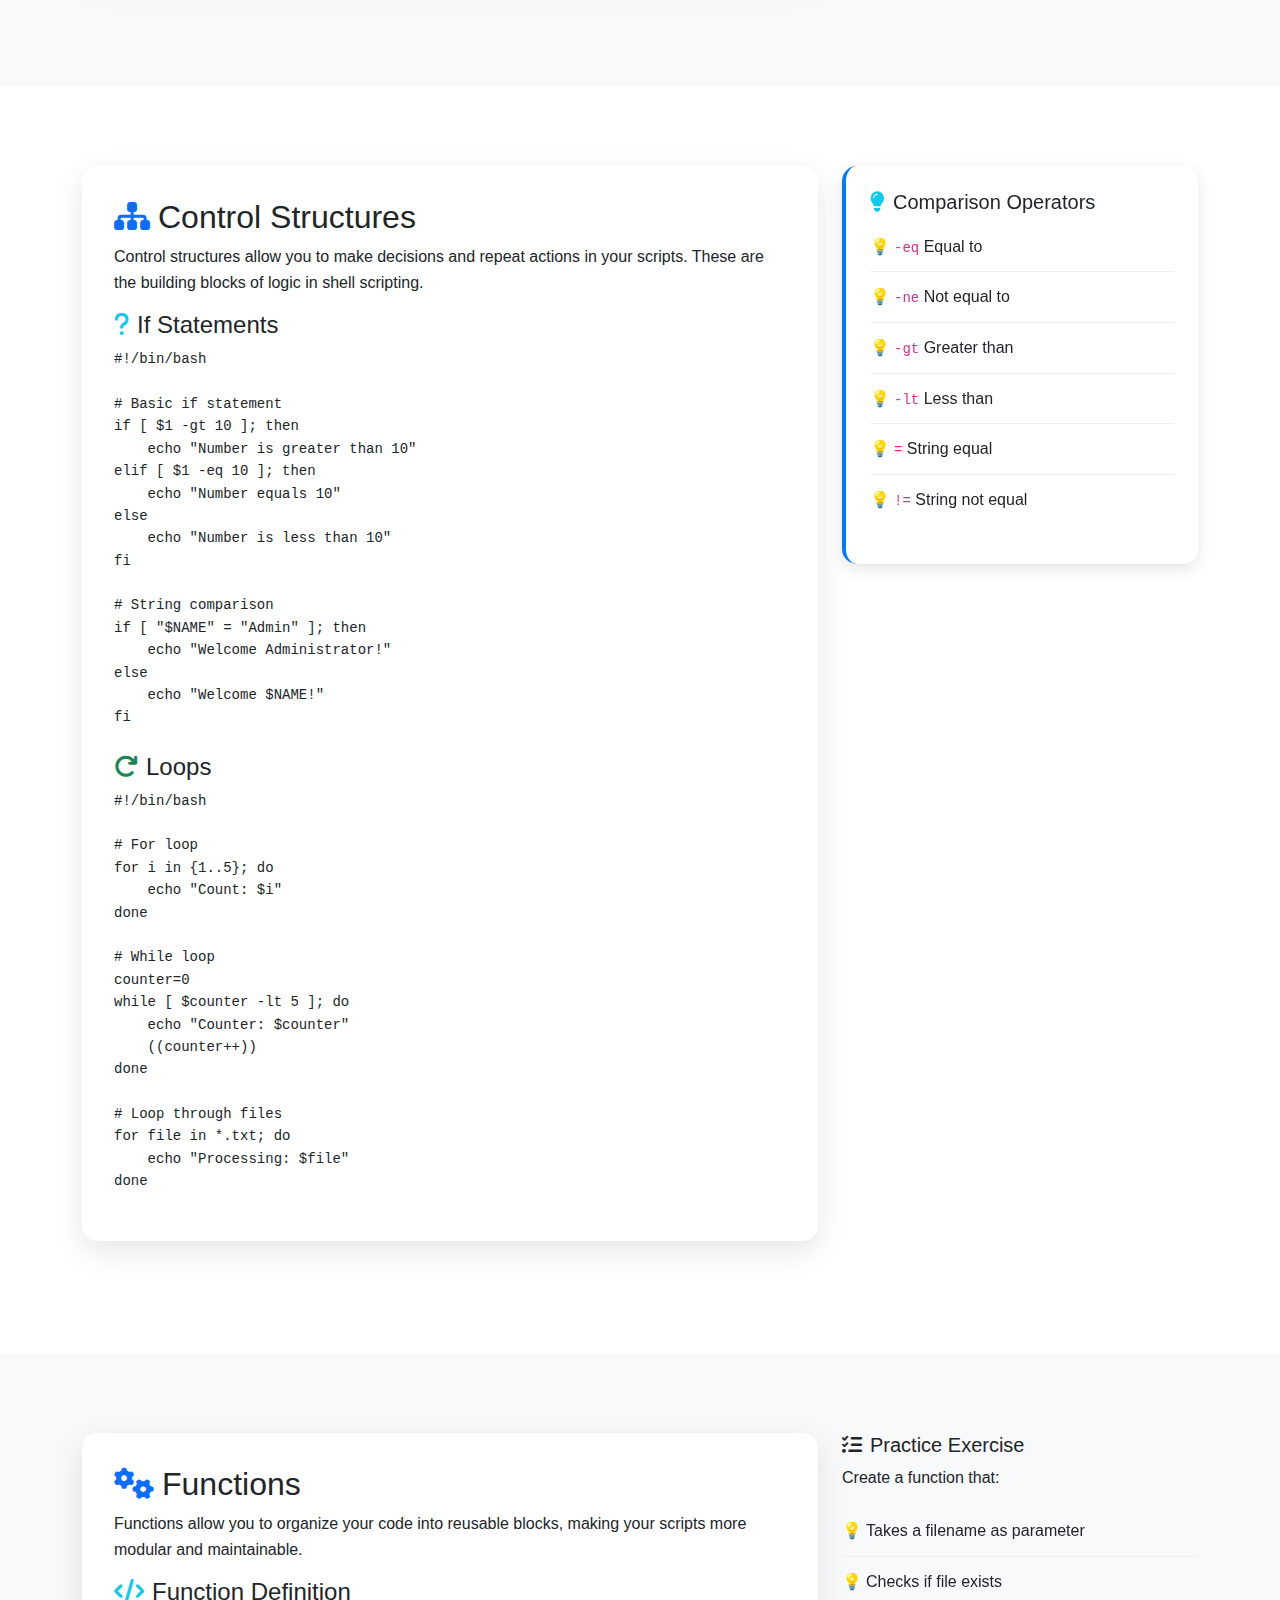
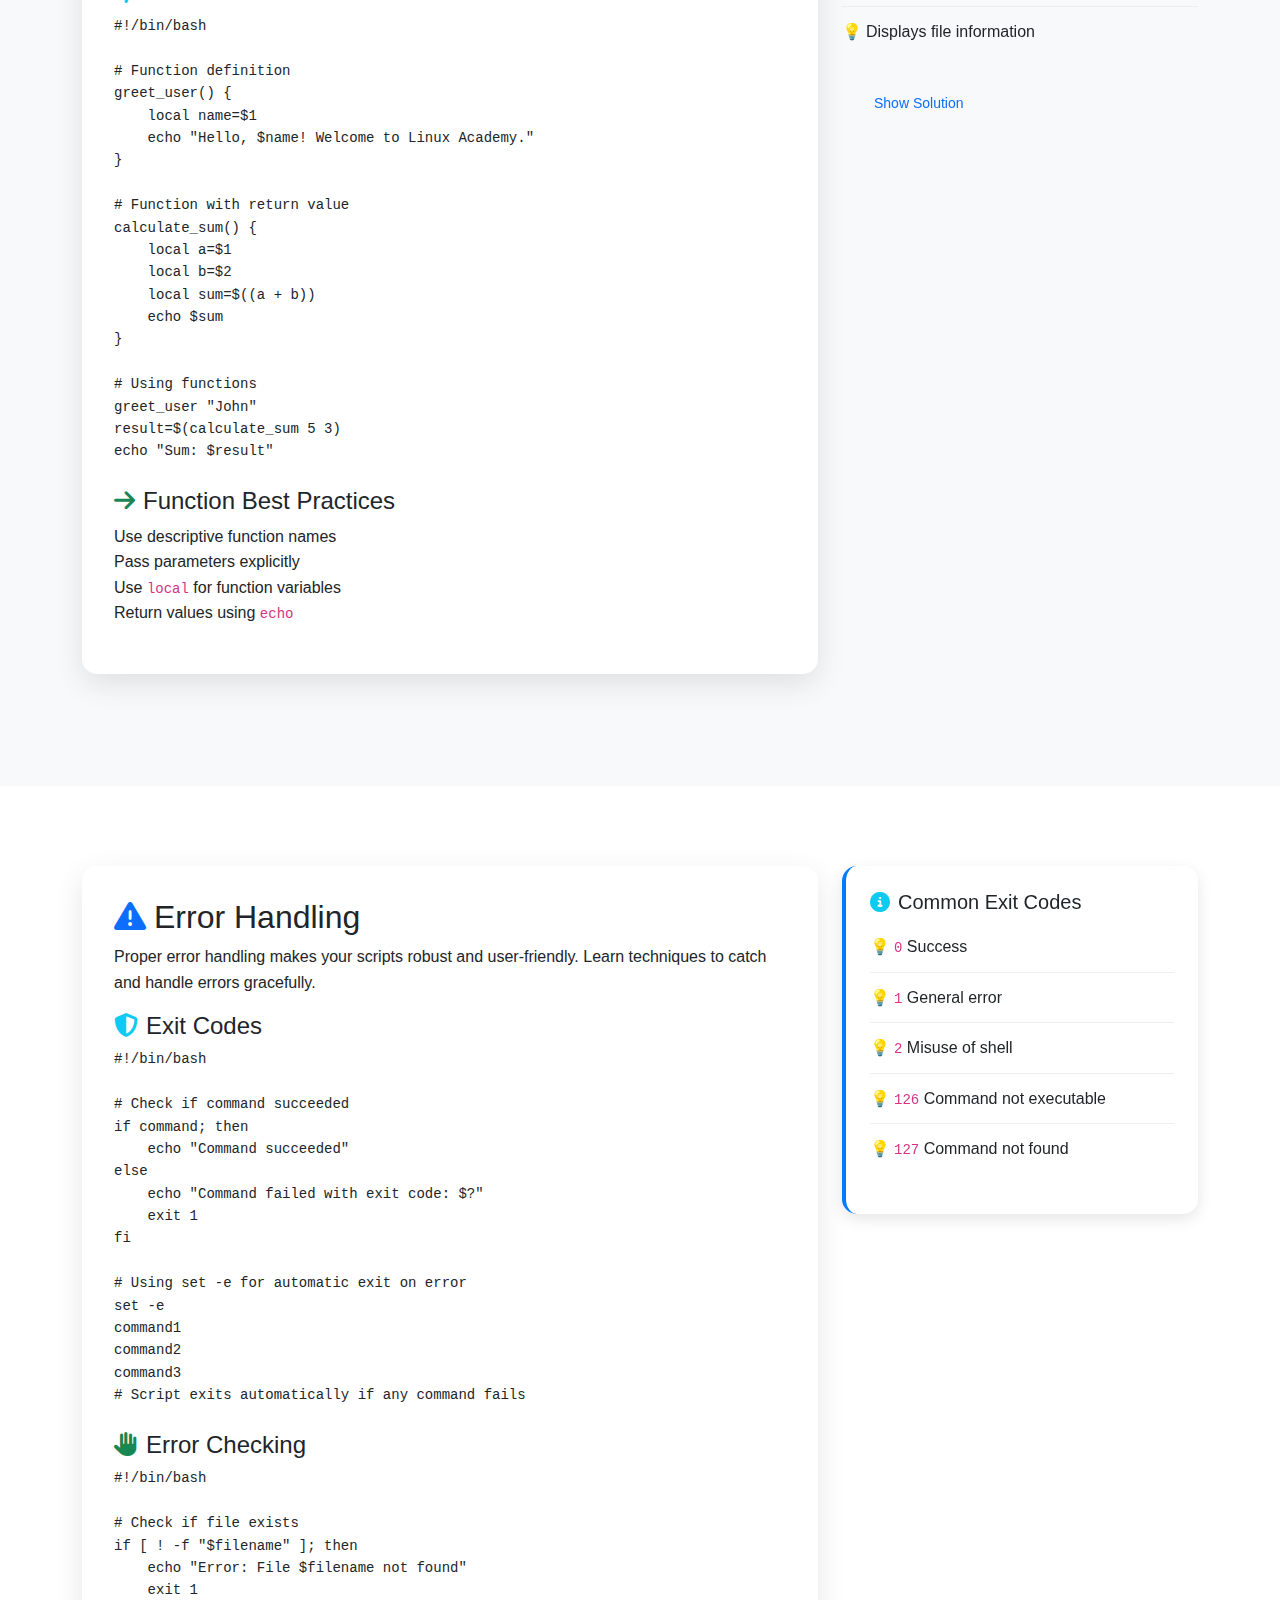
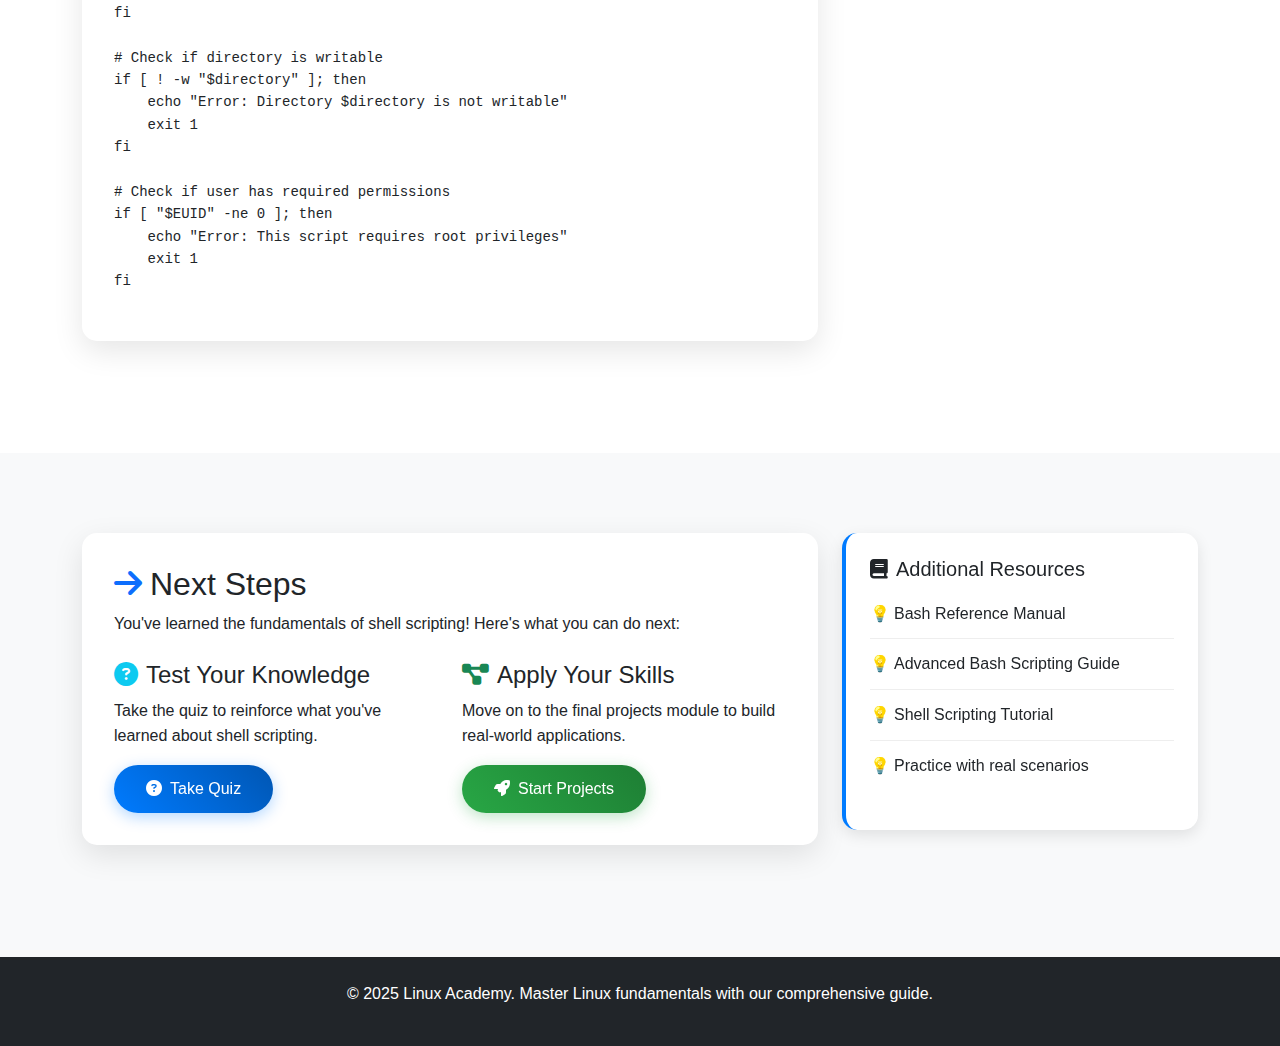
<file: sections/scripts.html>
<!DOCTYPE html>
<html lang="en">
<head>
  <meta charset="UTF-8" />
  <meta name="viewport" content="width=device-width, initial-scale=1.0" />
  <title>Shell Scripting - Linux Academy</title>
  <!-- Bootstrap CSS CDN -->
  <link href="https://cdn.jsdelivr.net/npm/bootstrap@5.3.2/dist/css/bootstrap.min.css" rel="stylesheet" />
  <!-- Font Awesome for icons -->
  <link rel="stylesheet" href="https://cdnjs.cloudflare.com/ajax/libs/font-awesome/6.5.0/css/all.min.css">
  <!-- Custom CSS -->
  <link rel="stylesheet" href="../css/style.css">
</head>
<body>

  <!-- Navbar -->
  <nav class="navbar navbar-expand-lg navbar-dark bg-dark fixed-top">
    <div class="container">
      <a class="navbar-brand" href="../index.html">
        <i class="fab fa-linux me-2"></i>Linux Academy
      </a>
      <button class="navbar-toggler" type="button" data-bs-toggle="collapse" data-bs-target="#navbarNav">
        <span class="navbar-toggler-icon"></span>
      </button>
      <div class="collapse navbar-collapse" id="navbarNav">
        <ul class="navbar-nav ms-auto">
          <li class="nav-item"><a class="nav-link" href="../index.html">Home</a></li>
          <li class="nav-item"><a class="nav-link" href="intro.html">Intro</a></li>
          <li class="nav-item"><a class="nav-link" href="navigation.html">Navigation</a></li>
          <li class="nav-item"><a class="nav-link" href="users.html">Users</a></li>
          <li class="nav-item"><a class="nav-link active" href="scripts.html">Scripts</a></li>
          <li class="nav-item"><a class="nav-link" href="projects.html">Projects</a></li>
        </ul>
      </div>
    </div>
  </nav>

  <!-- Breadcrumb -->
  <div class="container mt-5 pt-5">
    <nav aria-label="breadcrumb">
      <ol class="breadcrumb">
        <li class="breadcrumb-item"><a href="../index.html">Home</a></li>
        <li class="breadcrumb-item active" aria-current="page">Shell Scripting</li>
      </ol>
    </nav>
  </div>

  <!-- Progress Bar -->
  <div class="progress-container">
    <div class="progress-bar" id="progressBar"></div>
  </div>

  <!-- Header Section -->
  <section class="content-section">
    <div class="container">
      <div class="row">
        <div class="col-lg-8">
          <h1 class="text-gradient"><i class="fas fa-code text-primary me-2"></i>Shell Scripting</h1>
          <p class="lead">Learn to write bash scripts, automate tasks, and create powerful command-line tools using shell scripting.</p>
          
          <!-- Progress Indicator -->
          <div class="progress mb-4" style="height: 8px;">
            <div class="progress-bar bg-success" role="progressbar" style="width: 80%">Module 4 of 5</div>
          </div>
        </div>
        <div class="col-lg-4">
          <div class="sidebar-card">
            <h4><i class="fas fa-clock me-2"></i>Module Info</h4>
            <ul class="tips-list">
              <li><strong>Duration:</strong> 45-60 minutes</li>
              <li><strong>Difficulty:</strong> Intermediate</li>
              <li><strong>Prerequisites:</strong> Basic Linux commands</li>
            </ul>
            <div class="mt-3">
              <a href="scripts-quiz.html" class="btn btn-primary btn-sm w-100">
                <i class="fas fa-question-circle me-2"></i>Take Quiz
              </a>
            </div>
          </div>
        </div>
      </div>
    </div>
  </section>

  <!-- What is Shell Scripting Section -->
  <section class="content-section bg-light">
    <div class="container">
      <div class="row">
        <div class="col-lg-8">
          <div class="content-card">
            <h2><i class="fas fa-question-circle text-primary me-2"></i>What is Shell Scripting?</h2>
            <p>Shell scripting is the art of writing programs using shell commands to automate tasks, process data, and create powerful command-line tools. Bash (Bourne Again Shell) is the most popular shell for scripting on Linux systems.</p>
            
            <div class="row mt-4">
              <div class="col-md-6">
                <h4><i class="fas fa-check-circle text-success me-2"></i>Benefits</h4>
                <ul class="feature-list">
                  <li>Automate repetitive tasks</li>
                  <li>Process files and data</li>
                  <li>System administration</li>
                  <li>Create custom tools</li>
                </ul>
              </div>
              <div class="col-md-6">
                <h4><i class="fas fa-lightbulb text-warning me-2"></i>Common Uses</h4>
                <ul class="feature-list">
                  <li>Backup scripts</li>
                  <li>System monitoring</li>
                  <li>File processing</li>
                  <li>Deployment automation</li>
                </ul>
              </div>
            </div>
          </div>
        </div>
        <div class="col-lg-4">
          <div class="code-example">
            <h5><i class="fas fa-code me-2"></i>Simple Script Example</h5>
            <pre><code class="language-bash">#!/bin/bash
echo "Hello, World!"
echo "Current date: $(date)"
echo "Current user: $USER"</code></pre>
          </div>
        </div>
      </div>
    </div>
  </section>

  <!-- Script Basics Section -->
  <section class="content-section">
    <div class="container">
      <div class="row">
        <div class="col-lg-8">
          <div class="content-card">
            <h2><i class="fas fa-play text-primary me-2"></i>Script Basics</h2>
            <p>Every bash script starts with a shebang line and follows specific conventions for execution and structure.</p>
            
            <h4><i class="fas fa-file-code text-info me-2"></i>Script Structure</h4>
            <div class="code-block">
              <pre><code class="language-bash">#!/bin/bash
# This is a comment
# Script description and usage

# Variable declarations
NAME="Linux Academy"

# Main script logic
echo "Welcome to $NAME"
echo "Script completed successfully"</code></pre>
            </div>

            <h4 class="mt-4"><i class="fas fa-key text-success me-2"></i>Making Scripts Executable</h4>
            <p>After creating a script, you need to make it executable:</p>
            <div class="terminal-example">
              <div class="terminal-header">
                <span class="terminal-title">Terminal Commands</span>
              </div>
              <div class="terminal-body">
                <code>chmod +x script.sh</code><br>
                <code>./script.sh</code>
              </div>
            </div>
          </div>
        </div>
        <div class="col-lg-4">
          <div class="sidebar-card">
            <h5><i class="fas fa-exclamation-triangle text-warning me-2"></i>Important Notes</h5>
            <ul class="tips-list">
              <li>Always use <code>#!/bin/bash</code> shebang</li>
              <li>Make scripts executable with <code>chmod +x</code></li>
              <li>Use descriptive variable names</li>
              <li>Add comments for clarity</li>
            </ul>
          </div>
        </div>
      </div>
    </div>
  </section>

  <!-- Variables Section -->
  <section class="content-section bg-light">
    <div class="container">
      <div class="row">
        <div class="col-lg-8">
          <div class="content-card">
            <h2><i class="fas fa-tag text-primary me-2"></i>Variables and Data</h2>
            <p>Variables in bash store data that can be used throughout your script. Understanding how to work with variables is essential for effective scripting.</p>
            
            <h4><i class="fas fa-code text-info me-2"></i>Variable Declaration</h4>
            <div class="code-block">
              <pre><code class="language-bash">#!/bin/bash

# String variables
NAME="John Doe"
AGE=25
CITY="New York"

# Using variables
echo "Name: $NAME"
echo "Age: $AGE"
echo "City: $CITY"

# Variable expansion
echo "Full info: $NAME is $AGE years old from $CITY"</code></pre>
            </div>

            <h4 class="mt-4"><i class="fas fa-download text-success me-2"></i>Reading User Input</h4>
            <div class="code-block">
              <pre><code class="language-bash">#!/bin/bash

# Read user input
echo "Enter your name:"
read USER_NAME

echo "Enter your age:"
read USER_AGE

echo "Hello $USER_NAME, you are $USER_AGE years old!"</code></pre>
            </div>
          </div>
        </div>
        <div class="col-lg-4">
          <div class="interactive-demo">
            <h5><i class="fas fa-play-circle me-2"></i>Try It Yourself</h5>
            <div class="demo-terminal">
              <div class="demo-header">Interactive Terminal</div>
              <div class="demo-body">
                <div class="demo-output" id="demoOutput">
                  <span class="prompt">$</span> <span class="command">echo "Hello World"</span><br>
                  <span class="output">Hello World</span><br>
                  <span class="prompt">$</span> <span class="command">NAME="Linux"</span><br>
                  <span class="prompt">$</span> <span class="command">echo "Welcome to $NAME"</span><br>
                  <span class="output">Welcome to Linux</span>
                </div>
                <div class="demo-input">
                  <input type="text" class="form-control" placeholder="Enter command..." id="demoInput">
                  <button class="btn btn-primary btn-sm mt-2" onclick="executeDemoCommand()">Execute</button>
                </div>
              </div>
            </div>
          </div>
        </div>
      </div>
    </div>
  </section>

  <!-- Control Structures Section -->
  <section class="content-section">
    <div class="container">
      <div class="row">
        <div class="col-lg-8">
          <div class="content-card">
            <h2><i class="fas fa-sitemap text-primary me-2"></i>Control Structures</h2>
            <p>Control structures allow you to make decisions and repeat actions in your scripts. These are the building blocks of logic in shell scripting.</p>
            
            <h4><i class="fas fa-question text-info me-2"></i>If Statements</h4>
            <div class="code-block">
              <pre><code class="language-bash">#!/bin/bash

# Basic if statement
if [ $1 -gt 10 ]; then
    echo "Number is greater than 10"
elif [ $1 -eq 10 ]; then
    echo "Number equals 10"
else
    echo "Number is less than 10"
fi

# String comparison
if [ "$NAME" = "Admin" ]; then
    echo "Welcome Administrator!"
else
    echo "Welcome $NAME!"
fi</code></pre>
            </div>

            <h4 class="mt-4"><i class="fas fa-redo text-success me-2"></i>Loops</h4>
            <div class="code-block">
              <pre><code class="language-bash">#!/bin/bash

# For loop
for i in {1..5}; do
    echo "Count: $i"
done

# While loop
counter=0
while [ $counter -lt 5 ]; do
    echo "Counter: $counter"
    ((counter++))
done

# Loop through files
for file in *.txt; do
    echo "Processing: $file"
done</code></pre>
            </div>
          </div>
        </div>
        <div class="col-lg-4">
          <div class="sidebar-card">
            <h5><i class="fas fa-lightbulb text-info me-2"></i>Comparison Operators</h5>
            <ul class="tips-list">
              <li><code>-eq</code> Equal to</li>
              <li><code>-ne</code> Not equal to</li>
              <li><code>-gt</code> Greater than</li>
              <li><code>-lt</code> Less than</li>
              <li><code>=</code> String equal</li>
              <li><code>!=</code> String not equal</li>
            </ul>
          </div>
        </div>
      </div>
    </div>
  </section>

  <!-- Functions Section -->
  <section class="content-section bg-light">
    <div class="container">
      <div class="row">
        <div class="col-lg-8">
          <div class="content-card">
            <h2><i class="fas fa-cogs text-primary me-2"></i>Functions</h2>
            <p>Functions allow you to organize your code into reusable blocks, making your scripts more modular and maintainable.</p>
            
            <h4><i class="fas fa-code text-info me-2"></i>Function Definition</h4>
            <div class="code-block">
              <pre><code class="language-bash">#!/bin/bash

# Function definition
greet_user() {
    local name=$1
    echo "Hello, $name! Welcome to Linux Academy."
}

# Function with return value
calculate_sum() {
    local a=$1
    local b=$2
    local sum=$((a + b))
    echo $sum
}

# Using functions
greet_user "John"
result=$(calculate_sum 5 3)
echo "Sum: $result"</code></pre>
            </div>

            <h4 class="mt-4"><i class="fas fa-arrow-right text-success me-2"></i>Function Best Practices</h4>
            <ul class="feature-list">
              <li>Use descriptive function names</li>
              <li>Pass parameters explicitly</li>
              <li>Use <code>local</code> for function variables</li>
              <li>Return values using <code>echo</code></li>
            </ul>
          </div>
        </div>
        <div class="col-lg-4">
          <div class="practice-exercise">
            <h5><i class="fas fa-tasks me-2"></i>Practice Exercise</h5>
            <p>Create a function that:</p>
            <ul class="tips-list">
              <li>Takes a filename as parameter</li>
              <li>Checks if file exists</li>
              <li>Displays file information</li>
            </ul>
            <button class="btn btn-outline-primary btn-sm mt-2" onclick="showSolution()">Show Solution</button>
          </div>
        </div>
      </div>
    </div>
  </section>

  <!-- Error Handling Section -->
  <section class="content-section">
    <div class="container">
      <div class="row">
        <div class="col-lg-8">
          <div class="content-card">
            <h2><i class="fas fa-exclamation-triangle text-primary me-2"></i>Error Handling</h2>
            <p>Proper error handling makes your scripts robust and user-friendly. Learn techniques to catch and handle errors gracefully.</p>
            
            <h4><i class="fas fa-shield-alt text-info me-2"></i>Exit Codes</h4>
            <div class="code-block">
              <pre><code class="language-bash">#!/bin/bash

# Check if command succeeded
if command; then
    echo "Command succeeded"
else
    echo "Command failed with exit code: $?"
    exit 1
fi

# Using set -e for automatic exit on error
set -e
command1
command2
command3
# Script exits automatically if any command fails</code></pre>
            </div>

            <h4 class="mt-4"><i class="fas fa-hand-paper text-success me-2"></i>Error Checking</h4>
            <div class="code-block">
              <pre><code class="language-bash">#!/bin/bash

# Check if file exists
if [ ! -f "$filename" ]; then
    echo "Error: File $filename not found"
    exit 1
fi

# Check if directory is writable
if [ ! -w "$directory" ]; then
    echo "Error: Directory $directory is not writable"
    exit 1
fi

# Check if user has required permissions
if [ "$EUID" -ne 0 ]; then
    echo "Error: This script requires root privileges"
    exit 1
fi</code></pre>
            </div>
          </div>
        </div>
        <div class="col-lg-4">
          <div class="sidebar-card">
            <h5><i class="fas fa-info-circle text-info me-2"></i>Common Exit Codes</h5>
            <ul class="tips-list">
              <li><code>0</code> Success</li>
              <li><code>1</code> General error</li>
              <li><code>2</code> Misuse of shell</li>
              <li><code>126</code> Command not executable</li>
              <li><code>127</code> Command not found</li>
            </ul>
          </div>
        </div>
      </div>
    </div>
  </section>

  <!-- Next Steps Section -->
  <section class="content-section bg-light">
    <div class="container">
      <div class="row">
        <div class="col-lg-8">
          <div class="content-card">
            <h2><i class="fas fa-arrow-right text-primary me-2"></i>Next Steps</h2>
            <p>You've learned the fundamentals of shell scripting! Here's what you can do next:</p>
            
            <div class="row mt-4">
              <div class="col-md-6">
                <h4><i class="fas fa-question-circle text-info me-2"></i>Test Your Knowledge</h4>
                <p>Take the quiz to reinforce what you've learned about shell scripting.</p>
                <a href="scripts-quiz.html" class="btn btn-primary">
                  <i class="fas fa-question-circle me-2"></i>Take Quiz
                </a>
              </div>
              <div class="col-md-6">
                <h4><i class="fas fa-project-diagram text-success me-2"></i>Apply Your Skills</h4>
                <p>Move on to the final projects module to build real-world applications.</p>
                <a href="projects.html" class="btn btn-success">
                  <i class="fas fa-rocket me-2"></i>Start Projects
                </a>
              </div>
            </div>
          </div>
        </div>
        <div class="col-lg-4">
          <div class="sidebar-card">
            <h5><i class="fas fa-book me-2"></i>Additional Resources</h5>
            <ul class="tips-list">
              <li>Bash Reference Manual</li>
              <li>Advanced Bash Scripting Guide</li>
              <li>Shell Scripting Tutorial</li>
              <li>Practice with real scenarios</li>
            </ul>
          </div>
        </div>
      </div>
    </div>
  </section>

  <!-- Footer -->
  <footer class="bg-dark text-white text-center py-4">
    <div class="container">
      <p>&copy; 2025 Linux Academy. Master Linux fundamentals with our comprehensive guide.</p>
    </div>
  </footer>

  <!-- Bootstrap JS Bundle -->
  <script src="https://cdn.jsdelivr.net/npm/bootstrap@5.3.2/dist/js/bootstrap.bundle.min.js"></script>
  <!-- Custom JavaScript -->
  <script src="../js/script.js"></script>
  <script>
    // Demo terminal functionality
    function executeDemoCommand() {
      const input = document.getElementById('demoInput');
      const output = document.getElementById('demoOutput');
      const command = input.value.trim();
      
      if (command) {
        output.innerHTML += `<span class="prompt">$</span> <span class="command">${command}</span><br>`;
        
        // Simple command simulation
        if (command.includes('echo')) {
          const message = command.replace('echo', '').replace(/"/g, '').trim();
          output.innerHTML += `<span class="output">${message}</span><br>`;
        } else if (command.includes('=')) {
          output.innerHTML += `<span class="output">Variable set</span><br>`;
        } else {
          output.innerHTML += `<span class="output">Command executed</span><br>`;
        }
        
        input.value = '';
        output.scrollTop = output.scrollHeight;
      }
    }

    function showSolution() {
      alert('Solution:\n\ncheck_file() {\n    local filename=$1\n    if [ -f "$filename" ]; then\n        echo "File exists"\n        ls -la "$filename"\n    else\n        echo "File not found"\n    fi\n}');
    }

    // Progress bar functionality
    window.addEventListener('scroll', function() {
      const scrolled = (window.scrollY / (document.documentElement.scrollHeight - window.innerHeight)) * 100;
      document.getElementById('progressBar').style.width = scrolled + '%';
    });
  </script>
</body>
</html>
</file>
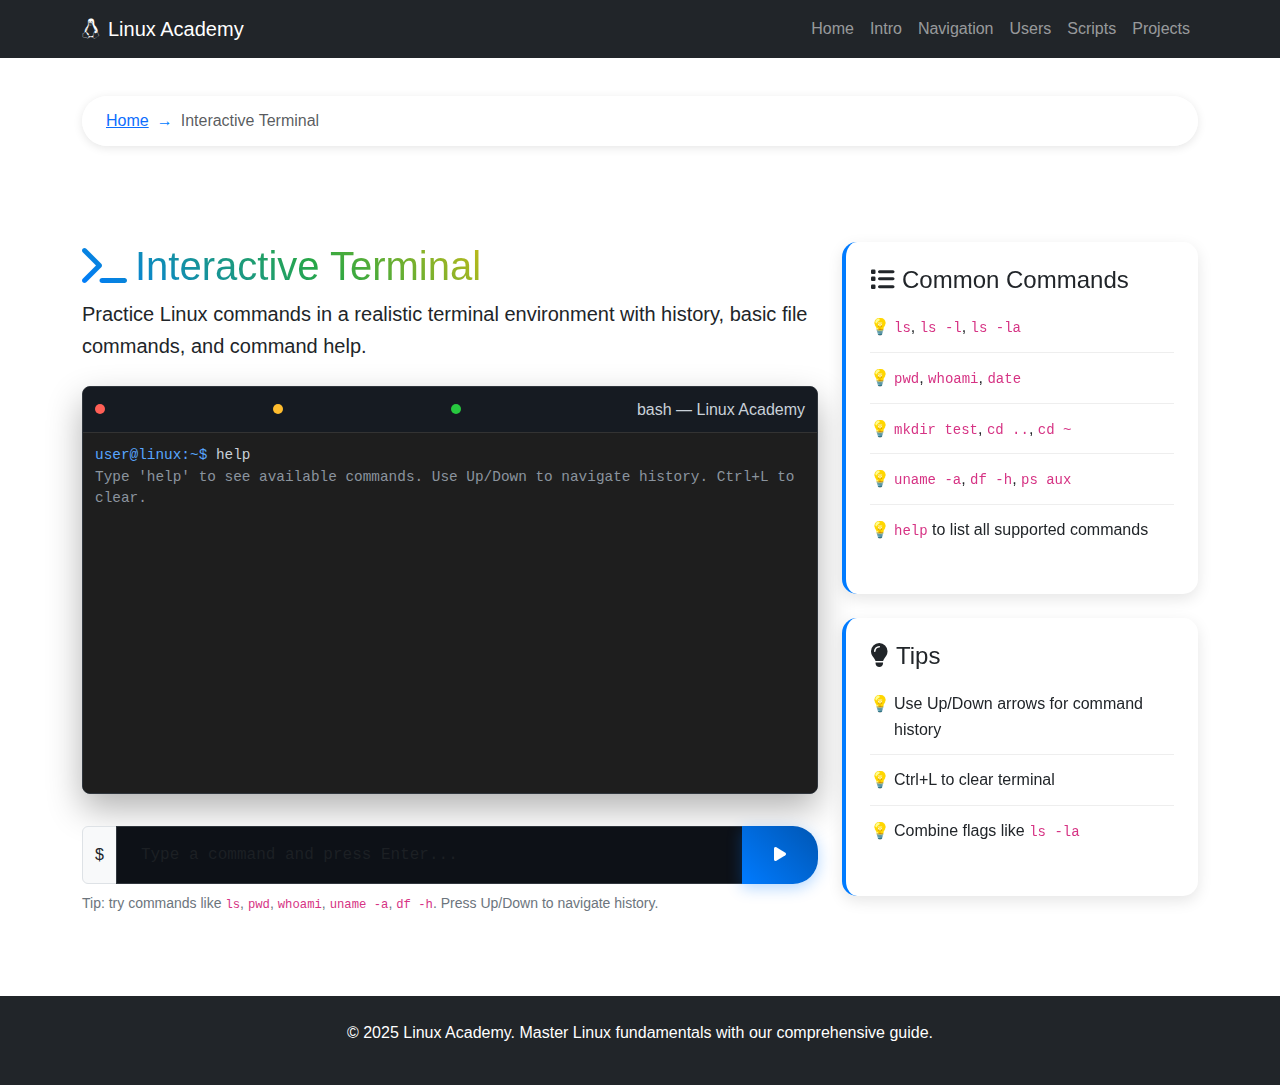
<file: sections/terminal.html>
<!DOCTYPE html>
<html lang="en">
<head>
  <meta charset="UTF-8" />
  <meta name="viewport" content="width=device-width, initial-scale=1.0" />
  <title>Interactive Terminal - Linux Academy</title>
  <link href="https://cdn.jsdelivr.net/npm/bootstrap@5.3.2/dist/css/bootstrap.min.css" rel="stylesheet" />
  <link rel="stylesheet" href="https://cdnjs.cloudflare.com/ajax/libs/font-awesome/6.5.0/css/all.min.css">
  <link rel="stylesheet" href="../css/style.css">
  <style>
    .terminal-container { background: #0d1117; border: 1px solid #30363d; border-radius: 8px; overflow: hidden; }
    .terminal-header { background: #161b22; color: #c9d1d9; padding: 10px 12px; display: flex; align-items: center; gap: 8px; }
    .terminal-header .dot { width: 10px; height: 10px; border-radius: 50%; display: inline-block; }
    .dot.red { background: #ff5f56; }
    .dot.yellow { background: #ffbd2e; }
    .dot.green { background: #27c93f; }
    .terminal-body { padding: 12px; color: #c9d1d9; font-family: 'Ubuntu Mono', monospace; min-height: 360px; max-height: 60vh; overflow-y: auto; }
    .prompt { color: #58a6ff; }
    .command { color: #c9d1d9; }
    .output { color: #8b949e; }
    .terminal-input { background: #0d1117; border: 1px solid #30363d; color: #c9d1d9; font-family: 'Ubuntu Mono', monospace; }
    .hint { color: #6c757d; font-size: 14px; }
  </style>
</head>
<body>
  <nav class="navbar navbar-expand-lg navbar-dark bg-dark fixed-top">
    <div class="container">
      <a class="navbar-brand" href="../index.html"><i class="fab fa-linux me-2"></i>Linux Academy</a>
      <button class="navbar-toggler" type="button" data-bs-toggle="collapse" data-bs-target="#navbarNav"><span class="navbar-toggler-icon"></span></button>
      <div class="collapse navbar-collapse" id="navbarNav">
        <ul class="navbar-nav ms-auto">
          <li class="nav-item"><a class="nav-link" href="../index.html">Home</a></li>
          <li class="nav-item"><a class="nav-link" href="intro.html">Intro</a></li>
          <li class="nav-item"><a class="nav-link" href="navigation.html">Navigation</a></li>
          <li class="nav-item"><a class="nav-link" href="users.html">Users</a></li>
          <li class="nav-item"><a class="nav-link" href="scripts.html">Scripts</a></li>
          <li class="nav-item"><a class="nav-link" href="projects.html">Projects</a></li>
        </ul>
      </div>
    </div>
  </nav>

  <div class="container mt-5 pt-5">
    <nav aria-label="breadcrumb">
      <ol class="breadcrumb">
        <li class="breadcrumb-item"><a href="../index.html">Home</a></li>
        <li class="breadcrumb-item active" aria-current="page">Interactive Terminal</li>
      </ol>
    </nav>
  </div>

  <section class="content-section">
    <div class="container">
      <div class="row">
        <div class="col-lg-8">
          <h1 class="text-gradient"><i class="fas fa-terminal text-primary me-2"></i>Interactive Terminal</h1>
          <p class="lead">Practice Linux commands in a realistic terminal environment with history, basic file commands, and command help.</p>

          <div class="terminal-container mt-4">
            <div class="terminal-header">
              <span class="dot red"></span><span class="dot yellow"></span><span class="dot green"></span>
              <span class="ms-2">bash — Linux Academy</span>
            </div>
            <div id="terminalOutput" class="terminal-body">
              <div><span class="prompt">user@linux:~$</span> <span class="command">help</span></div>
              <div class="output">Type 'help' to see available commands. Use Up/Down to navigate history. Ctrl+L to clear.</div>
            </div>
          </div>

          <div class="input-group mt-2">
            <span class="input-group-text">$</span>
            <input id="commandInput" type="text" class="form-control terminal-input" placeholder="Type a command and press Enter...">
            <button class="btn btn-primary" onclick="document.getElementById('commandInput').dispatchEvent(new KeyboardEvent('keydown', {key:'Enter'}))"><i class="fas fa-play"></i></button>
          </div>
          <div class="hint mt-2">Tip: try commands like <code>ls</code>, <code>pwd</code>, <code>whoami</code>, <code>uname -a</code>, <code>df -h</code>. Press Up/Down to navigate history.</div>
        </div>

        <div class="col-lg-4">
          <div class="sidebar-card">
            <h4><i class="fas fa-list me-2"></i>Common Commands</h4>
            <ul class="tips-list">
              <li><code>ls</code>, <code>ls -l</code>, <code>ls -la</code></li>
              <li><code>pwd</code>, <code>whoami</code>, <code>date</code></li>
              <li><code>mkdir test</code>, <code>cd ..</code>, <code>cd ~</code></li>
              <li><code>uname -a</code>, <code>df -h</code>, <code>ps aux</code></li>
              <li><code>help</code> to list all supported commands</li>
            </ul>
          </div>
          <div class="sidebar-card mt-4">
            <h4><i class="fas fa-lightbulb me-2"></i>Tips</h4>
            <ul class="tips-list">
              <li>Use Up/Down arrows for command history</li>
              <li>Ctrl+L to clear terminal</li>
              <li>Combine flags like <code>ls -la</code></li>
            </ul>
          </div>
        </div>
      </div>
    </div>
  </section>

  <footer class="bg-dark text-white text-center py-4">
    <div class="container">
      <p>&copy; 2025 Linux Academy. Master Linux fundamentals with our comprehensive guide.</p>
    </div>
  </footer>

  <script src="https://cdn.jsdelivr.net/npm/bootstrap@5.3.2/dist/js/bootstrap.bundle.min.js"></script>
  <script src="../js/script.js"></script>
  <script>
    // Check for stored command when page loads
    document.addEventListener('DOMContentLoaded', function() {
      const storedCommand = localStorage.getItem('terminal_command');
      if (storedCommand) {
        const terminalInput = document.getElementById('commandInput');
        if (terminalInput) {
          // Clear the stored command
          localStorage.removeItem('terminal_command');
          
          // Set the command and execute it after a short delay
          setTimeout(() => {
            terminalInput.value = storedCommand;
            terminalInput.dispatchEvent(new KeyboardEvent('keydown', {key: 'Enter'}));
          }, 500);
        }
      }
    });
  </script>
</body>
</html>
</file>
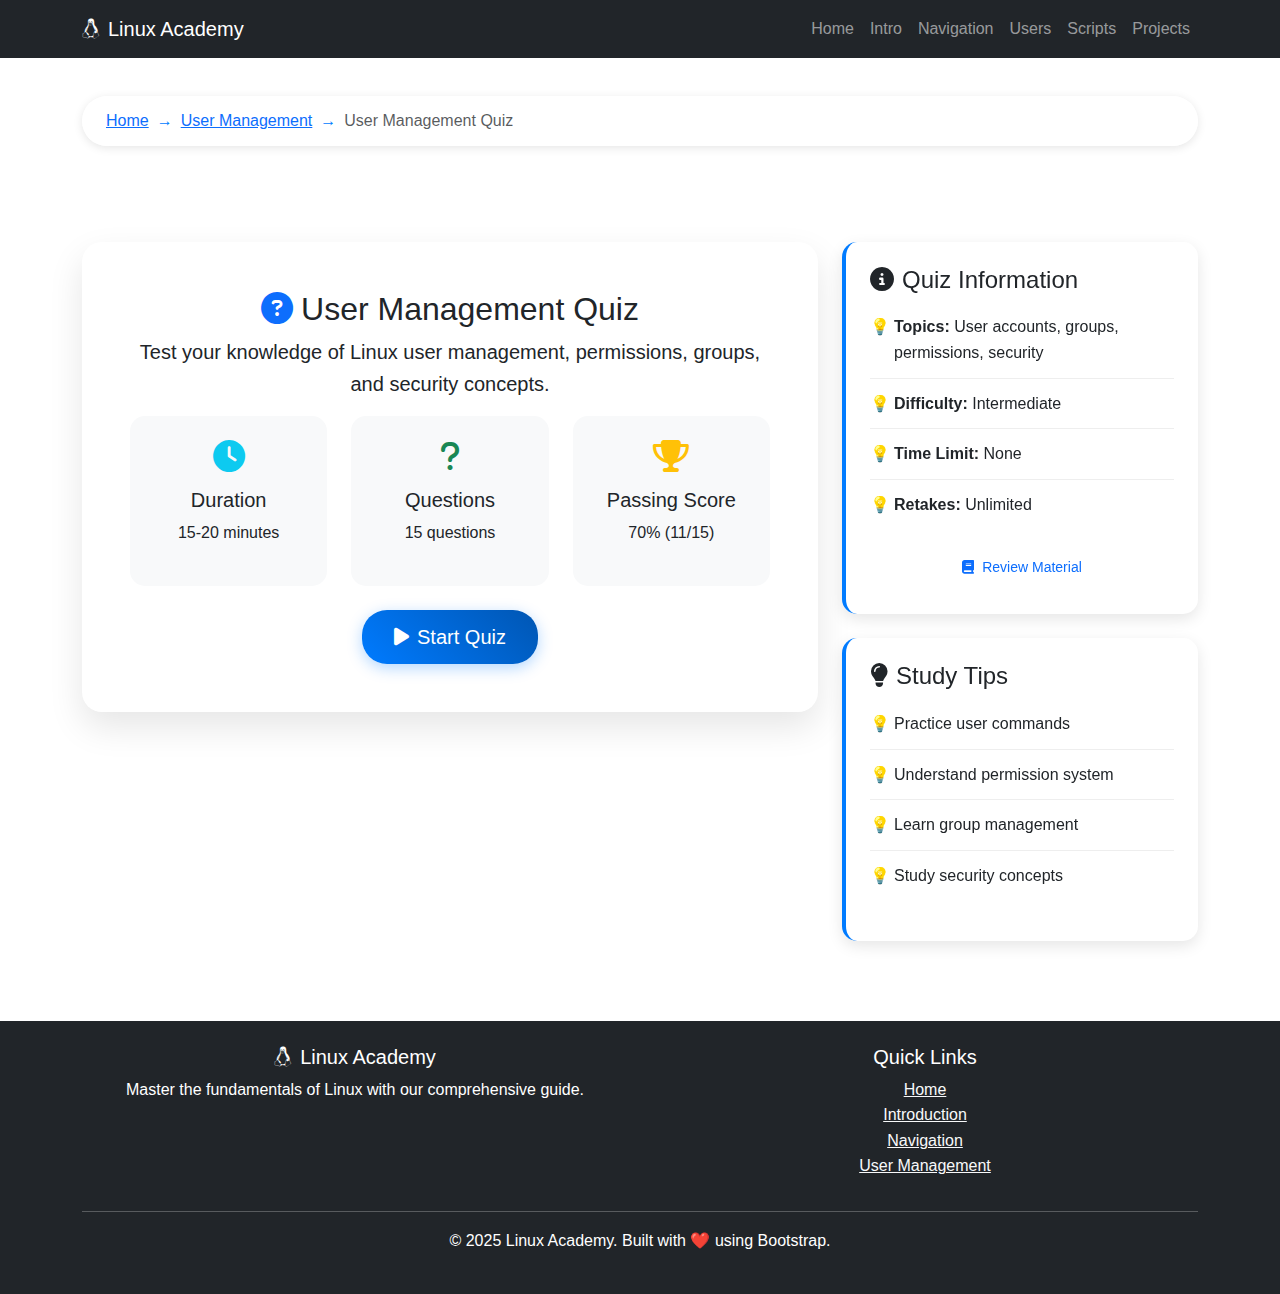
<file: sections/users-quiz.html>
<!DOCTYPE html>
<html lang="en">
<head>
  <meta charset="UTF-8" />
  <meta name="viewport" content="width=device-width, initial-scale=1.0" />
          <title>User Management Quiz - Linux Academy</title>
  <!-- Bootstrap CSS CDN -->
  <link href="https://cdn.jsdelivr.net/npm/bootstrap@5.3.2/dist/css/bootstrap.min.css" rel="stylesheet" />
  <!-- Font Awesome for icons -->
  <link rel="stylesheet" href="https://cdnjs.cloudflare.com/ajax/libs/font-awesome/6.5.0/css/all.min.css">
  <!-- Custom CSS -->
  <link rel="stylesheet" href="../css/style.css">
</head>
<body>

  <!-- Navbar -->
  <nav class="navbar navbar-expand-lg navbar-dark bg-dark fixed-top">
    <div class="container">
      <a class="navbar-brand" href="../index.html">
        <i class="fab fa-linux me-2"></i>Linux Academy
      </a>
      <button class="navbar-toggler" type="button" data-bs-toggle="collapse" data-bs-target="#navbarNav">
        <span class="navbar-toggler-icon"></span>
      </button>
      <div class="collapse navbar-collapse" id="navbarNav">
        <ul class="navbar-nav ms-auto">
          <li class="nav-item"><a class="nav-link" href="../index.html">Home</a></li>
          <li class="nav-item"><a class="nav-link" href="intro.html">Intro</a></li>
          <li class="nav-item"><a class="nav-link" href="navigation.html">Navigation</a></li>
          <li class="nav-item"><a class="nav-link" href="users.html">Users</a></li>
          <li class="nav-item"><a class="nav-link" href="scripts.html">Scripts</a></li>
          <li class="nav-item"><a class="nav-link" href="projects.html">Projects</a></li>
        </ul>
      </div>
    </div>
  </nav>

  <!-- Breadcrumb -->
  <div class="container mt-5 pt-5">
    <nav aria-label="breadcrumb">
      <ol class="breadcrumb">
        <li class="breadcrumb-item"><a href="../index.html">Home</a></li>
        <li class="breadcrumb-item"><a href="users.html">User Management</a></li>
        <li class="breadcrumb-item active" aria-current="page">User Management Quiz</li>
      </ol>
    </nav>
  </div>

  <!-- Quiz Container -->
  <section class="content-section">
    <div class="container">
      <div class="row">
        <div class="col-lg-8">
          <div class="quiz-container">
            <div id="quizStart" class="quiz-start">
              <h2><i class="fas fa-question-circle text-primary me-2"></i>User Management Quiz</h2>
              <p class="lead">Test your knowledge of Linux user management, permissions, groups, and security concepts.</p>
              
              <div class="quiz-info">
                <div class="row">
                  <div class="col-md-4">
                    <div class="info-card">
                      <i class="fas fa-clock text-info"></i>
                      <h5>Duration</h5>
                      <p>15-20 minutes</p>
                    </div>
                  </div>
                  <div class="col-md-4">
                    <div class="info-card">
                      <i class="fas fa-question text-success"></i>
                      <h5>Questions</h5>
                      <p>15 questions</p>
                    </div>
                  </div>
                  <div class="col-md-4">
                    <div class="info-card">
                      <i class="fas fa-trophy text-warning"></i>
                      <h5>Passing Score</h5>
                      <p>70% (11/15)</p>
                    </div>
                  </div>
                </div>
              </div>
              
              <button class="btn btn-primary btn-lg mt-4" onclick="startQuiz()">
                <i class="fas fa-play me-2"></i>Start Quiz
              </button>
            </div>
            
            <div id="quizContent" class="quiz-content" style="display: none;">
              <div class="quiz-progress">
                <div class="progress mb-3">
                  <div class="progress-bar" id="quizProgress" role="progressbar"></div>
                </div>
                <div class="d-flex justify-content-between">
                  <span id="questionCounter">Question 1 of 15</span>
                  <span id="scoreDisplay">Score: 0/15</span>
                </div>
              </div>
              
              <div id="questionContainer" class="question-container">
                <!-- Questions will be loaded here -->
              </div>
              
              <div class="quiz-navigation mt-4">
                <button class="btn btn-secondary" id="prevBtn" onclick="previousQuestion()" disabled>
                  <i class="fas fa-arrow-left me-2"></i>Previous
                </button>
                <button class="btn btn-primary" id="nextBtn" onclick="nextQuestion()">
                  Next<i class="fas fa-arrow-right ms-2"></i>
                </button>
                <button class="btn btn-success" id="finishBtn" onclick="finishQuiz()" style="display: none;">
                  <i class="fas fa-check me-2"></i>Finish Quiz
                </button>
              </div>
            </div>
            
            <div id="quizResults" class="quiz-results" style="display: none;">
              <!-- Results will be shown here -->
            </div>
          </div>
        </div>
        <div class="col-lg-4">
          <div class="sidebar-card">
            <h4><i class="fas fa-info-circle me-2"></i>Quiz Information</h4>
            <ul class="tips-list">
              <li><strong>Topics:</strong> User accounts, groups, permissions, security</li>
              <li><strong>Difficulty:</strong> Intermediate</li>
              <li><strong>Time Limit:</strong> None</li>
              <li><strong>Retakes:</strong> Unlimited</li>
            </ul>
            
            <div class="mt-3">
              <a href="users.html" class="btn btn-outline-primary btn-sm w-100">
                <i class="fas fa-book me-2"></i>Review Material
              </a>
            </div>
          </div>
          
          <div class="sidebar-card mt-4">
            <h4><i class="fas fa-lightbulb me-2"></i>Study Tips</h4>
            <ul class="tips-list">
              <li>Practice user commands</li>
              <li>Understand permission system</li>
              <li>Learn group management</li>
              <li>Study security concepts</li>
            </ul>
          </div>
        </div>
      </div>
    </div>
  </section>

  <!-- Footer -->
  <footer class="bg-dark text-white text-center py-4">
    <div class="container">
      <div class="row">
        <div class="col-md-6">
          <h5><i class="fab fa-linux me-2"></i>Linux Academy</h5>
          <p>Master the fundamentals of Linux with our comprehensive guide.</p>
        </div>
        <div class="col-md-6">
          <h5>Quick Links</h5>
          <ul class="list-unstyled">
            <li><a href="../index.html" class="text-light">Home</a></li>
            <li><a href="intro.html" class="text-light">Introduction</a></li>
            <li><a href="navigation.html" class="text-light">Navigation</a></li>
            <li><a href="users.html" class="text-light">User Management</a></li>
          </ul>
        </div>
      </div>
      <hr>
      <p>&copy; 2025 Linux Academy. Built with ❤️ using Bootstrap.</p>
    </div>
  </footer>

  <!-- Bootstrap JS Bundle -->
  <script src="https://cdn.jsdelivr.net/npm/bootstrap@5.3.2/dist/js/bootstrap.bundle.min.js"></script>
  <!-- Custom JavaScript -->
  <script src="../js/script.js"></script>
  <script>
    // Quiz questions
    const questions = [
      {
        question: "What is Linux?",
        options: [
          "A web browser",
          "An operating system kernel",
          "A programming language",
          "A database system"
        ],
        correct: 1,
        explanation: "Linux is a free and open-source operating system kernel created by Linus Torvalds in 1991."
      },
      {
        question: "Which of the following is NOT a Linux distribution?",
        options: [
          "Ubuntu",
          "CentOS",
          "Windows",
          "Debian"
        ],
        correct: 2,
        explanation: "Windows is a proprietary operating system by Microsoft, not a Linux distribution."
      },
      {
        question: "What percentage of servers worldwide run Linux?",
        options: [
          "About 50%",
          "About 75%",
          "About 96%",
          "About 25%"
        ],
        correct: 2,
        explanation: "Approximately 96% of servers worldwide run Linux, making it the dominant server operating system."
      },
      {
        question: "Which Linux distribution is best for beginners?",
        options: [
          "CentOS",
          "Ubuntu",
          "Arch Linux",
          "Gentoo"
        ],
        correct: 1,
        explanation: "Ubuntu is widely considered the best Linux distribution for beginners due to its user-friendly interface and extensive community support."
      },
      {
        question: "What does 'open source' mean?",
        options: [
          "The software is free to use",
          "The source code is publicly available",
          "The software runs on any hardware",
          "The software is developed by volunteers"
        ],
        correct: 1,
        explanation: "Open source means the source code is publicly available and can be viewed, modified, and distributed by anyone."
      },
      {
        question: "Which company created Ubuntu?",
        options: [
          "Red Hat",
          "Canonical",
          "SUSE",
          "Oracle"
        ],
        correct: 1,
        explanation: "Ubuntu was created by Canonical Ltd., a UK-based company founded by Mark Shuttleworth."
      },
      {
        question: "What is the Linux kernel?",
        options: [
          "A type of Linux distribution",
          "The core component of the Linux operating system",
          "A programming language used in Linux",
          "A Linux user interface"
        ],
        correct: 1,
        explanation: "The Linux kernel is the core component of the Linux operating system that manages hardware resources and provides services to other programs."
      },
      {
        question: "Which of the following is a benefit of learning Linux?",
        options: [
          "It's only used on desktop computers",
          "It's essential for IT careers and server administration",
          "It's easier to learn than Windows",
          "It's only used by programmers"
        ],
        correct: 1,
        explanation: "Linux skills are essential for IT careers, especially in server administration, DevOps, and cloud computing."
      },
      {
        question: "What year was Linux created?",
        options: [
          "1985",
          "1991",
          "1995",
          "2000"
        ],
        correct: 1,
        explanation: "Linux was created by Linus Torvalds in 1991 as a personal project to create a free alternative to MINIX."
      },
      {
        question: "Which of the following is NOT a way to set up Linux?",
        options: [
          "Windows Subsystem for Linux (WSL)",
          "Virtual Machine",
          "Dual Boot",
          "Installing Windows"
        ],
        correct: 3,
        explanation: "Installing Windows is not a way to set up Linux. WSL, Virtual Machine, and Dual Boot are all valid methods."
      }
    ];

    let currentQuestion = 0;
    let score = 0;
    let userAnswers = new Array(questions.length).fill(null);

    function startQuiz() {
      document.getElementById('quizStart').style.display = 'none';
      document.getElementById('quizContent').style.display = 'block';
      loadQuestion();
    }

    function loadQuestion() {
      const question = questions[currentQuestion];
      const container = document.getElementById('questionContainer');
      
      container.innerHTML = `
        <div class="question">
          <h3>${question.question}</h3>
          <div class="options">
            ${question.options.map((option, index) => `
              <div class="option ${userAnswers[currentQuestion] === index ? 'selected' : ''}" onclick="selectOption(${index})">
                <span class="option-letter">${String.fromCharCode(65 + index)}</span>
                <span class="option-text">${option}</span>
              </div>
            `).join('')}
          </div>
        </div>
      `;
      
      updateProgress();
      updateNavigation();
    }

    function selectOption(optionIndex) {
      userAnswers[currentQuestion] = optionIndex;
      
      // Update visual selection
      document.querySelectorAll('.option').forEach((option, index) => {
        option.classList.toggle('selected', index === optionIndex);
      });
      
      updateNavigation();
    }

    function nextQuestion() {
      if (currentQuestion < questions.length - 1) {
        currentQuestion++;
        loadQuestion();
      }
    }

    function previousQuestion() {
      if (currentQuestion > 0) {
        currentQuestion--;
        loadQuestion();
      }
    }

    function updateProgress() {
      const progress = ((currentQuestion + 1) / questions.length) * 100;
      document.getElementById('quizProgress').style.width = progress + '%';
      document.getElementById('questionCounter').textContent = `Question ${currentQuestion + 1} of ${questions.length}`;
      
      // Show/hide finish button
      const finishBtn = document.getElementById('finishBtn');
      const nextBtn = document.getElementById('nextBtn');
      
      if (currentQuestion === questions.length - 1) {
        finishBtn.style.display = 'inline-block';
        nextBtn.style.display = 'none';
      } else {
        finishBtn.style.display = 'none';
        nextBtn.style.display = 'inline-block';
      }
    }

    function updateNavigation() {
      document.getElementById('prevBtn').disabled = currentQuestion === 0;
      document.getElementById('nextBtn').disabled = userAnswers[currentQuestion] === null;
      document.getElementById('finishBtn').disabled = userAnswers[currentQuestion] === null;
    }

    function finishQuiz() {
      // Calculate score
      score = 0;
      userAnswers.forEach((answer, index) => {
        if (answer === questions[index].correct) {
          score++;
        }
      });
      
      // Show results
      document.getElementById('quizContent').style.display = 'none';
      document.getElementById('quizResults').style.display = 'block';
      
      const resultsContainer = document.getElementById('quizResults');
      const percentage = (score / questions.length) * 100;
      const passed = percentage >= 70;
      
      resultsContainer.innerHTML = `
        <div class="text-center">
          <h2><i class="fas fa-${passed ? 'trophy' : 'times-circle'} text-${passed ? 'success' : 'danger'} me-2"></i>Quiz Complete!</h2>
          <div class="score-display">
            <h3>Your Score: ${score}/${questions.length} (${percentage.toFixed(1)}%)</h3>
            <p class="lead">${passed ? 'Congratulations! You passed the quiz!' : 'Keep studying and try again!'}</p>
          </div>
          
          <div class="results-breakdown mt-4">
            <h4>Question Breakdown:</h4>
            ${questions.map((question, index) => {
              const userAnswer = userAnswers[index];
              const isCorrect = userAnswer === question.correct;
              const userAnswerText = userAnswer !== null ? question.options[userAnswer] : 'Not answered';
              const correctAnswerText = question.options[question.correct];
              
              return `
                <div class="question-result ${isCorrect ? 'correct' : 'incorrect'}">
                  <h5>Question ${index + 1}: ${question.question}</h5>
                  <p><strong>Your answer:</strong> ${userAnswerText}</p>
                  <p><strong>Correct answer:</strong> ${correctAnswerText}</p>
                  <p><strong>Explanation:</strong> ${question.explanation}</p>
                </div>
              `;
            }).join('')}
          </div>
          
          <div class="quiz-actions mt-4">
            <button class="btn btn-primary me-2" onclick="retakeQuiz()">
              <i class="fas fa-redo me-2"></i>Retake Quiz
            </button>
            <a href="navigation.html" class="btn btn-success me-2">
              <i class="fas fa-arrow-right me-2"></i>Next Module
            </a>
            <a href="../index.html" class="btn btn-secondary">
              <i class="fas fa-home me-2"></i>Back to Home
            </a>
          </div>
        </div>
      `;
    }

    function retakeQuiz() {
      currentQuestion = 0;
      score = 0;
      userAnswers = new Array(questions.length).fill(null);
      
      document.getElementById('quizResults').style.display = 'none';
      document.getElementById('quizStart').style.display = 'block';
    }
  </script>
</body>
</html>
</file>
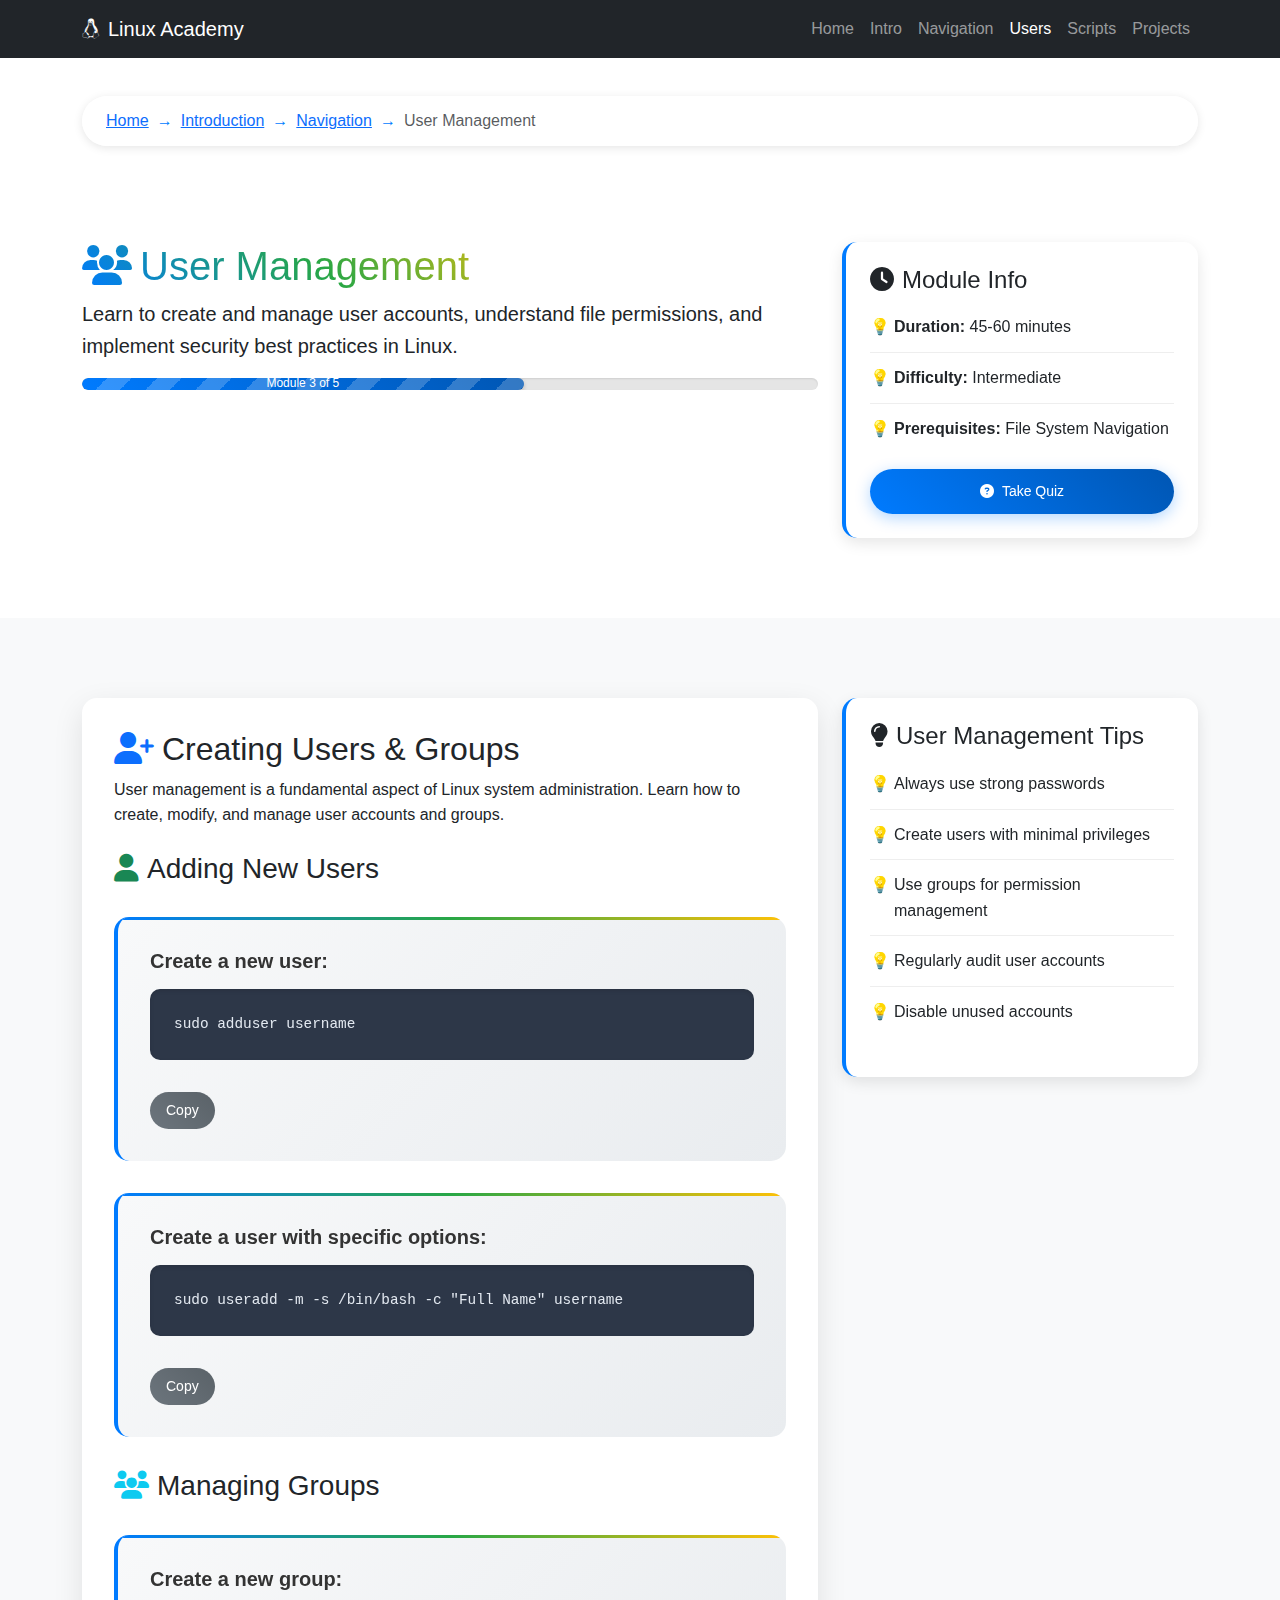
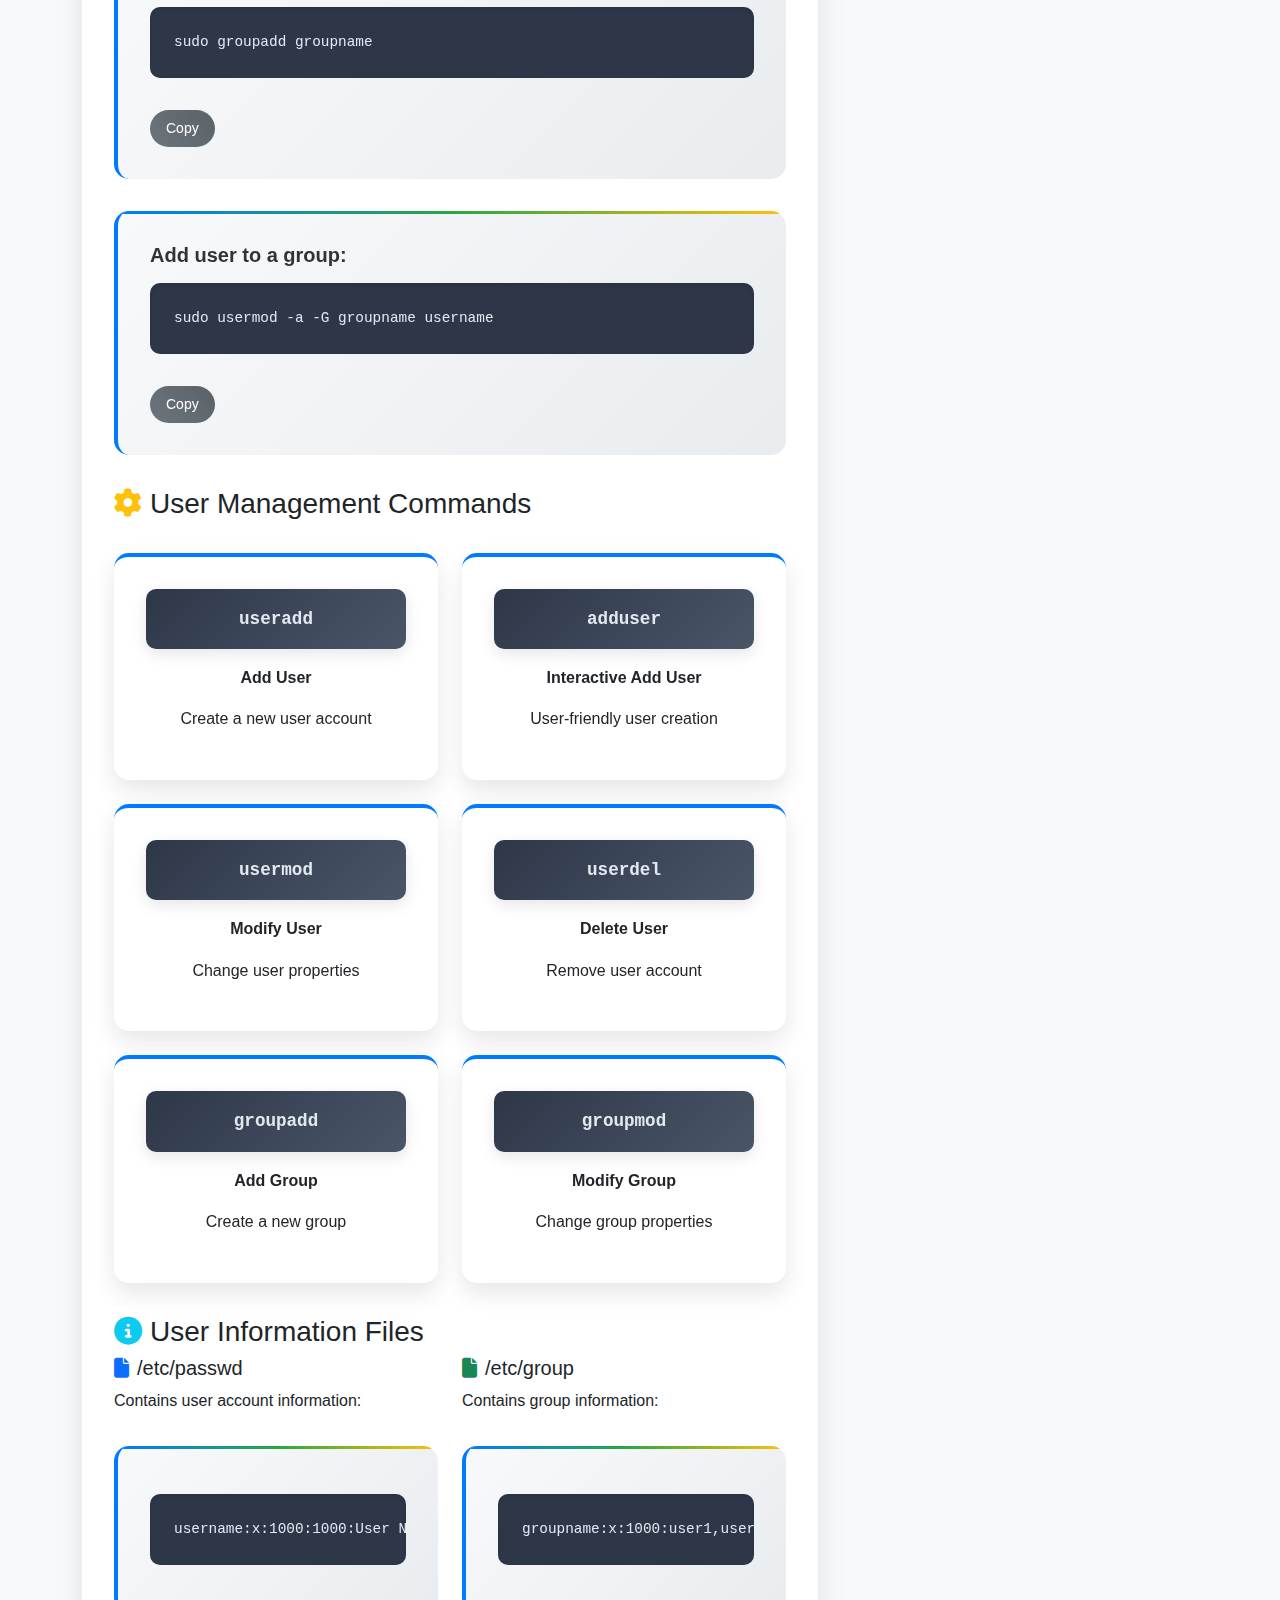
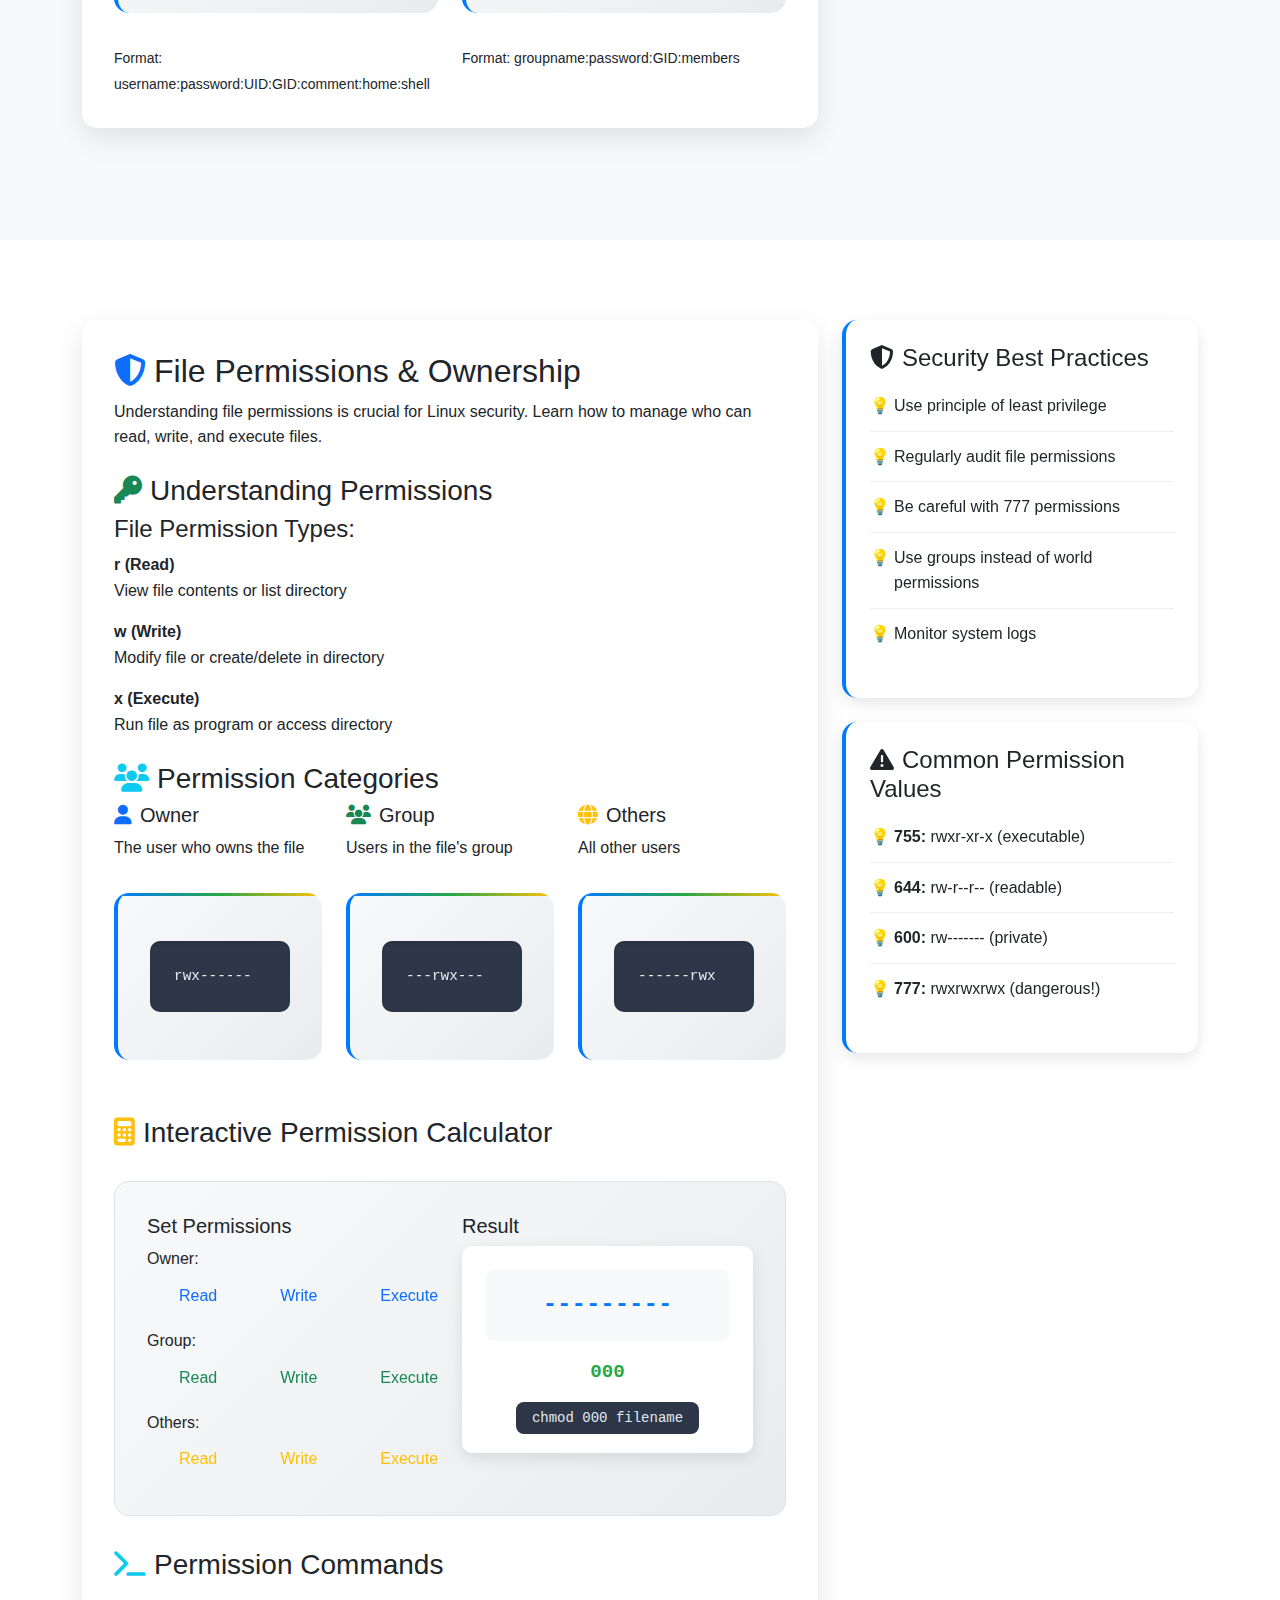
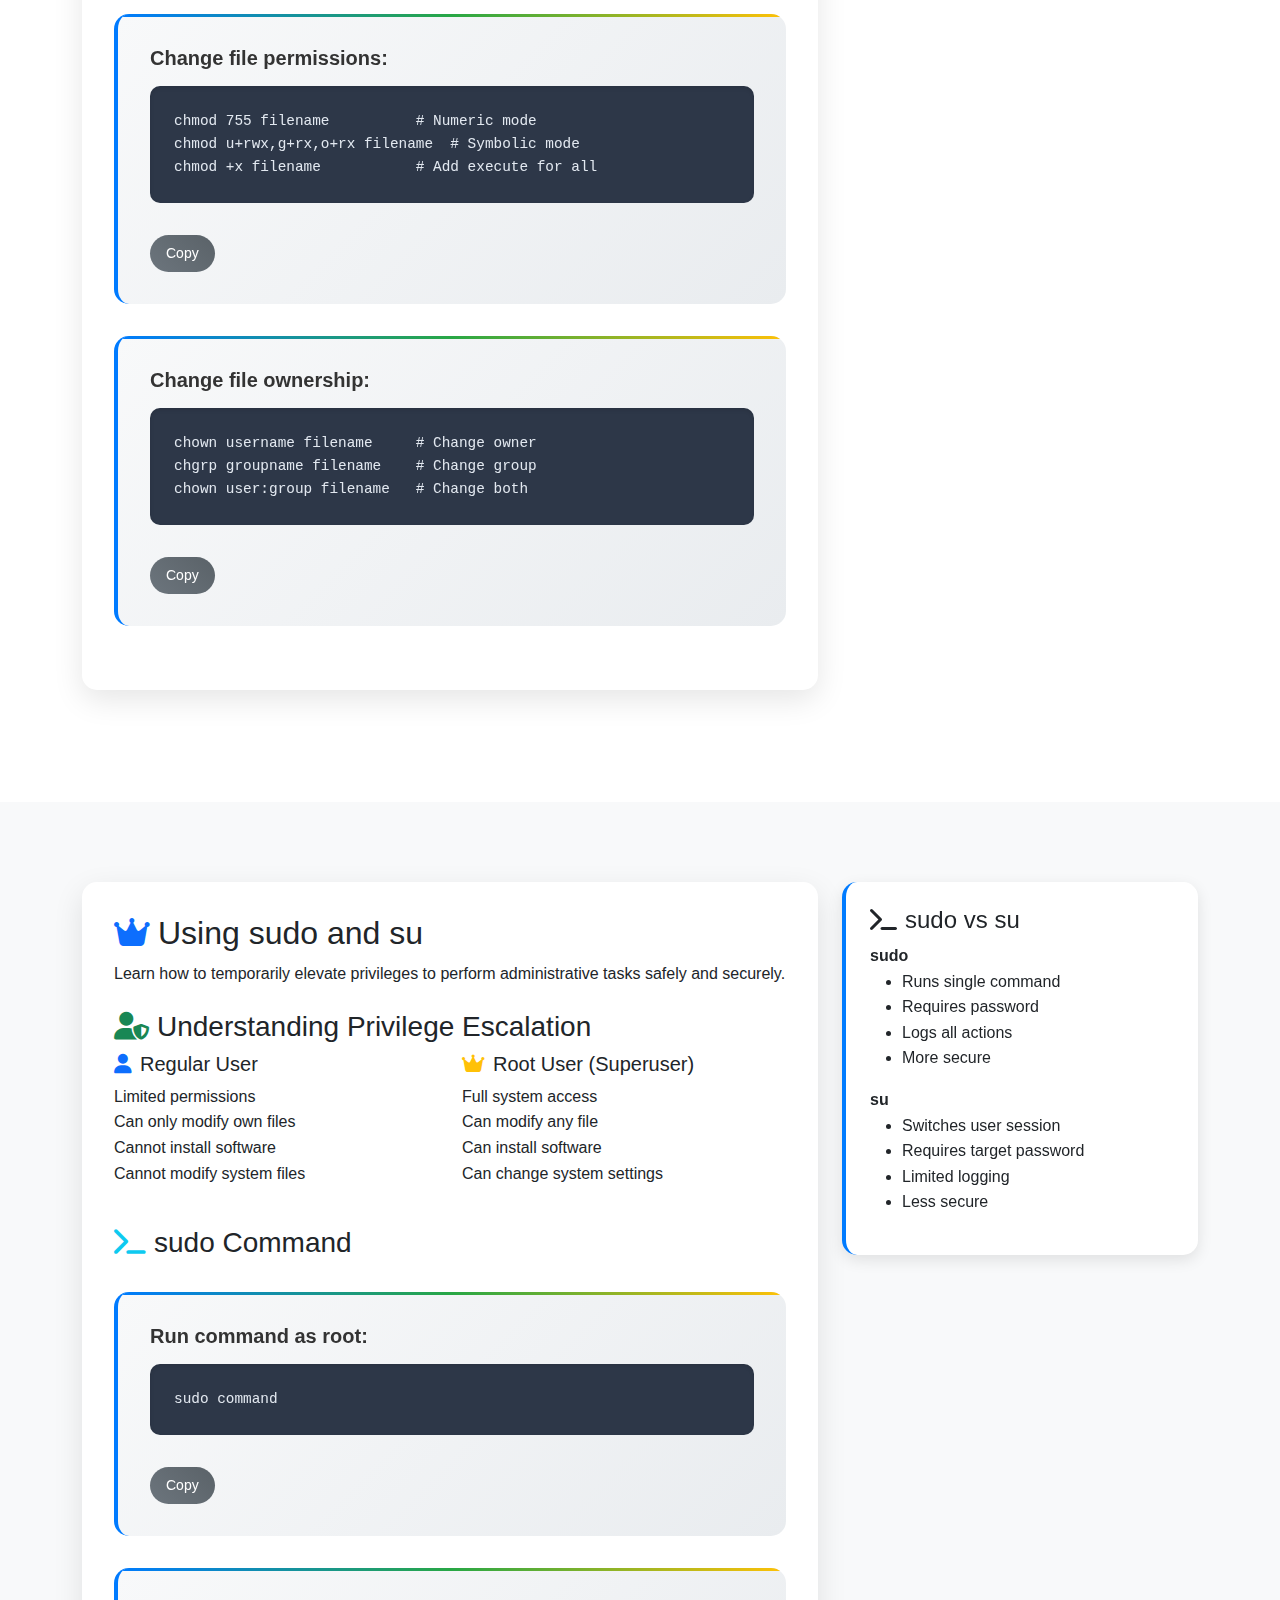
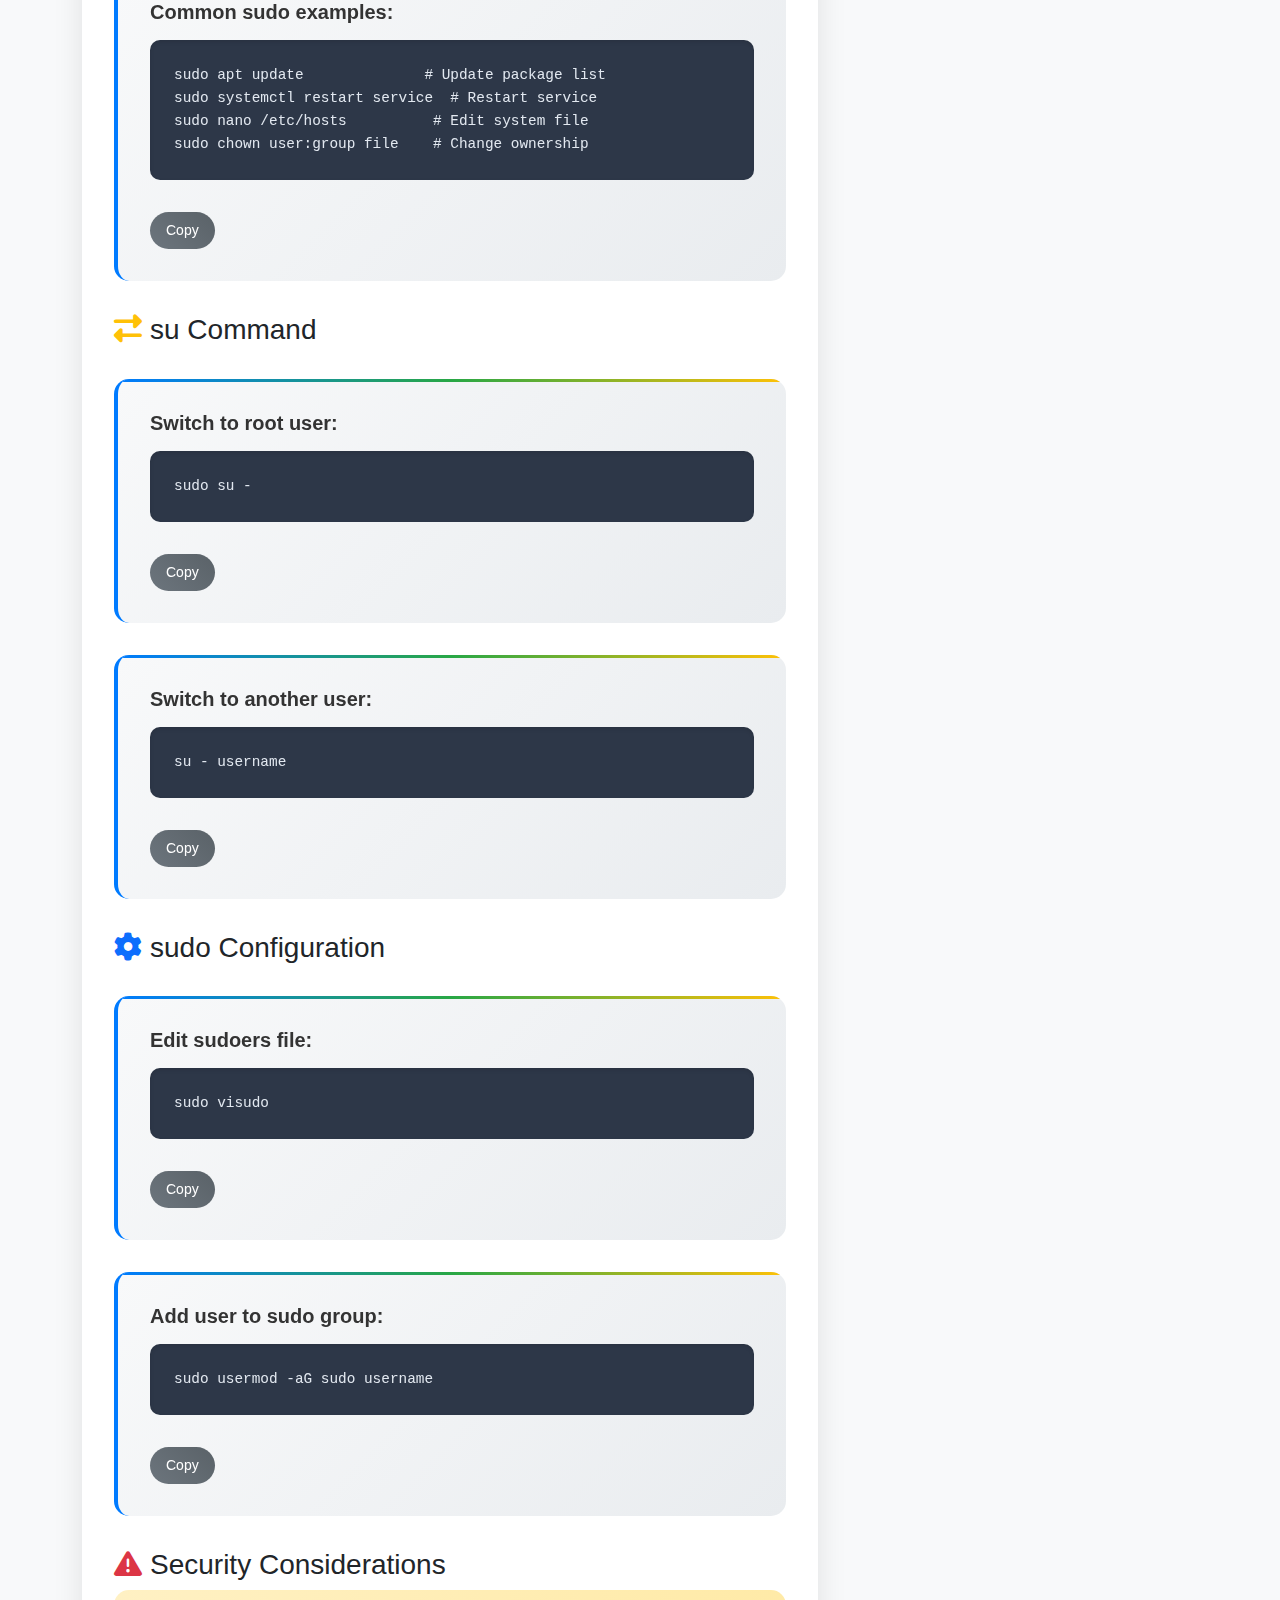
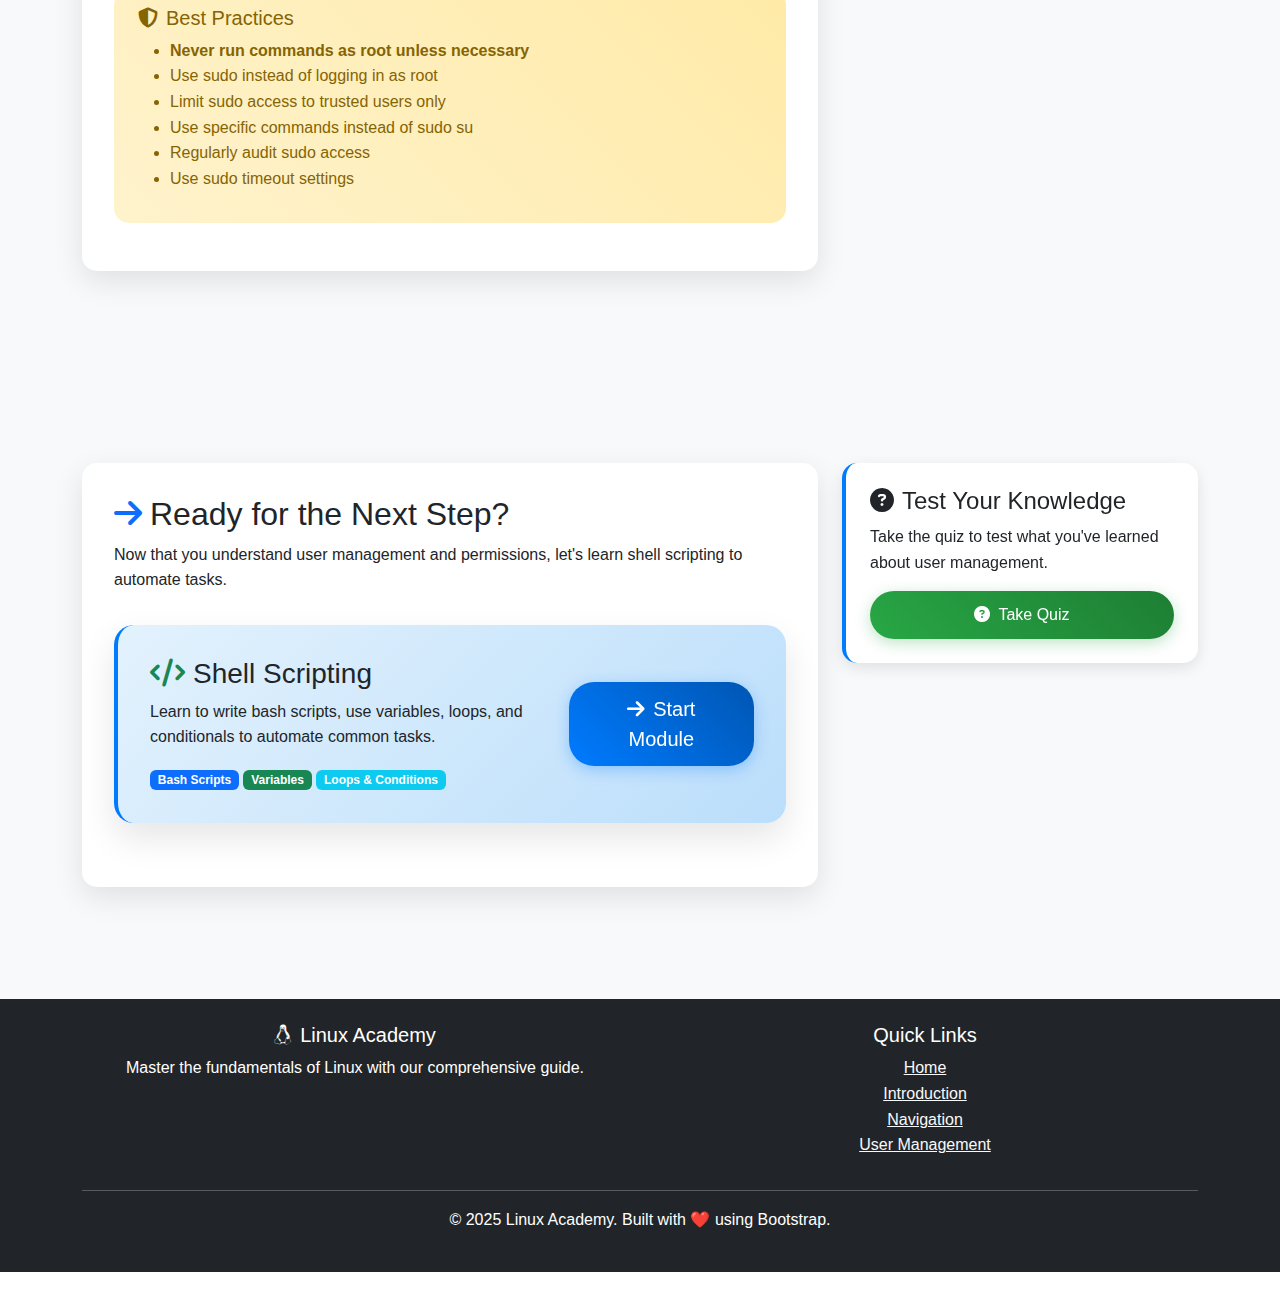
<file: sections/users.html>
<!DOCTYPE html>
<html lang="en">
<head>
  <meta charset="UTF-8" />
  <meta name="viewport" content="width=device-width, initial-scale=1.0" />
  <title>User Management - Linux Academy</title>
  <!-- Bootstrap CSS CDN -->
  <link href="https://cdn.jsdelivr.net/npm/bootstrap@5.3.2/dist/css/bootstrap.min.css" rel="stylesheet" />
  <!-- Font Awesome for icons -->
  <link rel="stylesheet" href="https://cdnjs.cloudflare.com/ajax/libs/font-awesome/6.5.0/css/all.min.css">
  <!-- Custom CSS -->
  <link rel="stylesheet" href="../css/style.css">
</head>
<body>

  <!-- Navbar -->
  <nav class="navbar navbar-expand-lg navbar-dark bg-dark fixed-top">
    <div class="container">
      <a class="navbar-brand" href="../index.html">
        <i class="fab fa-linux me-2"></i>Linux Academy
      </a>
      <button class="navbar-toggler" type="button" data-bs-toggle="collapse" data-bs-target="#navbarNav">
        <span class="navbar-toggler-icon"></span>
      </button>
      <div class="collapse navbar-collapse" id="navbarNav">
        <ul class="navbar-nav ms-auto">
          <li class="nav-item"><a class="nav-link" href="../index.html">Home</a></li>
          <li class="nav-item"><a class="nav-link" href="intro.html">Intro</a></li>
          <li class="nav-item"><a class="nav-link" href="navigation.html">Navigation</a></li>
          <li class="nav-item"><a class="nav-link active" href="users.html">Users</a></li>
          <li class="nav-item"><a class="nav-link" href="scripts.html">Scripts</a></li>
          <li class="nav-item"><a class="nav-link" href="projects.html">Projects</a></li>
        </ul>
      </div>
    </div>
  </nav>

  <!-- Breadcrumb -->
  <div class="container mt-5 pt-5">
    <nav aria-label="breadcrumb">
      <ol class="breadcrumb">
        <li class="breadcrumb-item"><a href="../index.html">Home</a></li>
        <li class="breadcrumb-item"><a href="intro.html">Introduction</a></li>
        <li class="breadcrumb-item"><a href="navigation.html">Navigation</a></li>
        <li class="breadcrumb-item active" aria-current="page">User Management</li>
      </ol>
    </nav>
  </div>

  <!-- Progress Bar -->
  <div class="progress-container">
    <div class="progress-bar" id="progressBar"></div>
  </div>

  <!-- Header Section -->
  <section class="content-section">
    <div class="container">
      <div class="row">
        <div class="col-lg-8">
          <h1 class="text-gradient"><i class="fas fa-users text-primary me-2"></i>User Management</h1>
          <p class="lead">Learn to create and manage user accounts, understand file permissions, and implement security best practices in Linux.</p>
          
          <!-- Progress Indicator -->
          <div class="progress mb-4" style="height: 8px;">
            <div class="progress-bar bg-success" role="progressbar" style="width: 60%">Module 3 of 5</div>
          </div>
        </div>
        <div class="col-lg-4">
          <div class="sidebar-card">
            <h4><i class="fas fa-clock me-2"></i>Module Info</h4>
            <ul class="tips-list">
              <li><strong>Duration:</strong> 45-60 minutes</li>
              <li><strong>Difficulty:</strong> Intermediate</li>
              <li><strong>Prerequisites:</strong> File System Navigation</li>
            </ul>
            <div class="mt-3">
              <a href="users-quiz.html" class="btn btn-primary btn-sm w-100">
                <i class="fas fa-question-circle me-2"></i>Take Quiz
              </a>
            </div>
          </div>
        </div>
      </div>
    </div>
  </section>

  <!-- User Creation Section -->
  <section class="content-section bg-light">
    <div class="container">
      <div class="row">
        <div class="col-lg-8">
          <div class="content-card">
            <h2><i class="fas fa-user-plus text-primary me-2"></i>Creating Users & Groups</h2>
            <p>User management is a fundamental aspect of Linux system administration. Learn how to create, modify, and manage user accounts and groups.</p>
            
            <h3 class="mt-4"><i class="fas fa-user text-success me-2"></i>Adding New Users</h3>
            <div class="code-example">
              <h5>Create a new user:</h5>
              <pre><code>sudo adduser username</code></pre>
              <button class="btn btn-sm btn-outline-secondary" onclick="copyCode(this)">Copy</button>
            </div>

            <div class="code-example">
              <h5>Create a user with specific options:</h5>
              <pre><code>sudo useradd -m -s /bin/bash -c "Full Name" username</code></pre>
              <button class="btn btn-sm btn-outline-secondary" onclick="copyCode(this)">Copy</button>
            </div>

            <h3 class="mt-4"><i class="fas fa-users text-info me-2"></i>Managing Groups</h3>
            <div class="code-example">
              <h5>Create a new group:</h5>
              <pre><code>sudo groupadd groupname</code></pre>
              <button class="btn btn-sm btn-outline-secondary" onclick="copyCode(this)">Copy</button>
            </div>

            <div class="code-example">
              <h5>Add user to a group:</h5>
              <pre><code>sudo usermod -a -G groupname username</code></pre>
              <button class="btn btn-sm btn-outline-secondary" onclick="copyCode(this)">Copy</button>
            </div>

            <h3 class="mt-4"><i class="fas fa-cog text-warning me-2"></i>User Management Commands</h3>
            <div class="command-grid">
              <div class="command-card shadow-hover">
                <code>useradd</code>
                <p><strong>Add User</strong></p>
                <p>Create a new user account</p>
              </div>
              <div class="command-card shadow-hover">
                <code>adduser</code>
                <p><strong>Interactive Add User</strong></p>
                <p>User-friendly user creation</p>
              </div>
              <div class="command-card shadow-hover">
                <code>usermod</code>
                <p><strong>Modify User</strong></p>
                <p>Change user properties</p>
              </div>
              <div class="command-card shadow-hover">
                <code>userdel</code>
                <p><strong>Delete User</strong></p>
                <p>Remove user account</p>
              </div>
              <div class="command-card shadow-hover">
                <code>groupadd</code>
                <p><strong>Add Group</strong></p>
                <p>Create a new group</p>
              </div>
              <div class="command-card shadow-hover">
                <code>groupmod</code>
                <p><strong>Modify Group</strong></p>
                <p>Change group properties</p>
              </div>
            </div>

            <h3 class="mt-4"><i class="fas fa-info-circle text-info me-2"></i>User Information Files</h3>
            <div class="row">
              <div class="col-md-6">
                <h5><i class="fas fa-file text-primary me-2"></i>/etc/passwd</h5>
                <p>Contains user account information:</p>
                <div class="code-example">
                  <pre><code>username:x:1000:1000:User Name:/home/username:/bin/bash</code></pre>
                </div>
                <small>Format: username:password:UID:GID:comment:home:shell</small>
              </div>
              <div class="col-md-6">
                <h5><i class="fas fa-file text-success me-2"></i>/etc/group</h5>
                <p>Contains group information:</p>
                <div class="code-example">
                  <pre><code>groupname:x:1000:user1,user2</code></pre>
                </div>
                <small>Format: groupname:password:GID:members</small>
              </div>
            </div>
          </div>
        </div>
        <div class="col-lg-4">
          <div class="sidebar-card">
            <h4><i class="fas fa-lightbulb me-2"></i>User Management Tips</h4>
            <ul class="tips-list">
              <li>Always use strong passwords</li>
              <li>Create users with minimal privileges</li>
              <li>Use groups for permission management</li>
              <li>Regularly audit user accounts</li>
              <li>Disable unused accounts</li>
            </ul>
          </div>
        </div>
      </div>
    </div>
  </section>

  <!-- Permissions Section -->
  <section class="content-section">
    <div class="container">
      <div class="row">
        <div class="col-lg-8">
          <div class="content-card">
            <h2><i class="fas fa-shield-alt text-primary me-2"></i>File Permissions & Ownership</h2>
            <p>Understanding file permissions is crucial for Linux security. Learn how to manage who can read, write, and execute files.</p>
            
            <h3 class="mt-4"><i class="fas fa-key text-success me-2"></i>Understanding Permissions</h3>
            <div class="permissions-explanation">
              <h4>File Permission Types:</h4>
              <div class="permission-grid">
                <div class="permission-item">
                  <strong>r (Read)</strong>
                  <p>View file contents or list directory</p>
                </div>
                <div class="permission-item">
                  <strong>w (Write)</strong>
                  <p>Modify file or create/delete in directory</p>
                </div>
                <div class="permission-item">
                  <strong>x (Execute)</strong>
                  <p>Run file as program or access directory</p>
                </div>
              </div>
            </div>

            <h3 class="mt-4"><i class="fas fa-users text-info me-2"></i>Permission Categories</h3>
            <div class="row">
              <div class="col-md-4">
                <h5><i class="fas fa-user text-primary me-2"></i>Owner</h5>
                <p>The user who owns the file</p>
                <div class="code-example">
                  <pre><code>rwx------</code></pre>
                </div>
              </div>
              <div class="col-md-4">
                <h5><i class="fas fa-users text-success me-2"></i>Group</h5>
                <p>Users in the file's group</p>
                <div class="code-example">
                  <pre><code>---rwx---</code></pre>
                </div>
              </div>
              <div class="col-md-4">
                <h5><i class="fas fa-globe text-warning me-2"></i>Others</h5>
                <p>All other users</p>
                <div class="code-example">
                  <pre><code>------rwx</code></pre>
                </div>
              </div>
            </div>

            <h3 class="mt-4"><i class="fas fa-calculator text-warning me-2"></i>Interactive Permission Calculator</h3>
            <div class="permission-calculator">
              <div class="row">
                <div class="col-md-6">
                  <h5>Set Permissions</h5>
                  <div class="form-group">
                    <label>Owner:</label>
                    <div class="btn-group" role="group">
                      <input type="checkbox" class="btn-check" id="owner-r" autocomplete="off">
                      <label class="btn btn-outline-primary" for="owner-r">Read</label>
                      <input type="checkbox" class="btn-check" id="owner-w" autocomplete="off">
                      <label class="btn btn-outline-primary" for="owner-w">Write</label>
                      <input type="checkbox" class="btn-check" id="owner-x" autocomplete="off">
                      <label class="btn btn-outline-primary" for="owner-x">Execute</label>
                    </div>
                  </div>
                  <div class="form-group mt-2">
                    <label>Group:</label>
                    <div class="btn-group" role="group">
                      <input type="checkbox" class="btn-check" id="group-r" autocomplete="off">
                      <label class="btn btn-outline-success" for="group-r">Read</label>
                      <input type="checkbox" class="btn-check" id="group-w" autocomplete="off">
                      <label class="btn btn-outline-success" for="group-w">Write</label>
                      <input type="checkbox" class="btn-check" id="group-x" autocomplete="off">
                      <label class="btn btn-outline-success" for="group-x">Execute</label>
                    </div>
                  </div>
                  <div class="form-group mt-2">
                    <label>Others:</label>
                    <div class="btn-group" role="group">
                      <input type="checkbox" class="btn-check" id="others-r" autocomplete="off">
                      <label class="btn btn-outline-warning" for="others-r">Read</label>
                      <input type="checkbox" class="btn-check" id="others-w" autocomplete="off">
                      <label class="btn btn-outline-warning" for="others-w">Write</label>
                      <input type="checkbox" class="btn-check" id="others-x" autocomplete="off">
                      <label class="btn btn-outline-warning" for="others-x">Execute</label>
                    </div>
                  </div>
                </div>
                <div class="col-md-6">
                  <h5>Result</h5>
                  <div class="permission-result">
                    <div class="result-display">
                      <span id="permissionResult">---------</span>
                    </div>
                    <div class="result-numeric">
                      <span id="numericResult">000</span>
                    </div>
                    <div class="result-command">
                      <code id="chmodCommand">chmod 000 filename</code>
                    </div>
                  </div>
                </div>
              </div>
            </div>

            <h3 class="mt-4"><i class="fas fa-terminal text-info me-2"></i>Permission Commands</h3>
            <div class="code-example">
              <h5>Change file permissions:</h5>
              <pre><code>chmod 755 filename          # Numeric mode
chmod u+rwx,g+rx,o+rx filename  # Symbolic mode
chmod +x filename           # Add execute for all</code></pre>
              <button class="btn btn-sm btn-outline-secondary" onclick="copyCode(this)">Copy</button>
            </div>

            <div class="code-example">
              <h5>Change file ownership:</h5>
              <pre><code>chown username filename     # Change owner
chgrp groupname filename    # Change group
chown user:group filename   # Change both</code></pre>
              <button class="btn btn-sm btn-outline-secondary" onclick="copyCode(this)">Copy</button>
            </div>
          </div>
        </div>
        <div class="col-lg-4">
          <div class="sidebar-card">
            <h4><i class="fas fa-shield-alt me-2"></i>Security Best Practices</h4>
            <ul class="tips-list">
              <li>Use principle of least privilege</li>
              <li>Regularly audit file permissions</li>
              <li>Be careful with 777 permissions</li>
              <li>Use groups instead of world permissions</li>
              <li>Monitor system logs</li>
            </ul>
          </div>
          
          <div class="sidebar-card mt-4">
            <h4><i class="fas fa-exclamation-triangle me-2"></i>Common Permission Values</h4>
            <ul class="tips-list">
              <li><strong>755:</strong> rwxr-xr-x (executable)</li>
              <li><strong>644:</strong> rw-r--r-- (readable)</li>
              <li><strong>600:</strong> rw------- (private)</li>
              <li><strong>777:</strong> rwxrwxrwx (dangerous!)</li>
            </ul>
          </div>
        </div>
      </div>
    </div>
  </section>

  <!-- Sudo and Su Section -->
  <section class="content-section bg-light">
    <div class="container">
      <div class="row">
        <div class="col-lg-8">
          <div class="content-card">
            <h2><i class="fas fa-crown text-primary me-2"></i>Using sudo and su</h2>
            <p>Learn how to temporarily elevate privileges to perform administrative tasks safely and securely.</p>
            
            <h3 class="mt-4"><i class="fas fa-user-shield text-success me-2"></i>Understanding Privilege Escalation</h3>
            <div class="row">
              <div class="col-md-6">
                <h5><i class="fas fa-user text-primary me-2"></i>Regular User</h5>
                <ul class="feature-list">
                  <li>Limited permissions</li>
                  <li>Can only modify own files</li>
                  <li>Cannot install software</li>
                  <li>Cannot modify system files</li>
                </ul>
              </div>
              <div class="col-md-6">
                <h5><i class="fas fa-crown text-warning me-2"></i>Root User (Superuser)</h5>
                <ul class="feature-list">
                  <li>Full system access</li>
                  <li>Can modify any file</li>
                  <li>Can install software</li>
                  <li>Can change system settings</li>
                </ul>
              </div>
            </div>

            <h3 class="mt-4"><i class="fas fa-terminal text-info me-2"></i>sudo Command</h3>
            <div class="code-example">
              <h5>Run command as root:</h5>
              <pre><code>sudo command</code></pre>
              <button class="btn btn-sm btn-outline-secondary" onclick="copyCode(this)">Copy</button>
            </div>

            <div class="code-example">
              <h5>Common sudo examples:</h5>
              <pre><code>sudo apt update              # Update package list
sudo systemctl restart service  # Restart service
sudo nano /etc/hosts          # Edit system file
sudo chown user:group file    # Change ownership</code></pre>
              <button class="btn btn-sm btn-outline-secondary" onclick="copyCode(this)">Copy</button>
            </div>

            <h3 class="mt-4"><i class="fas fa-exchange-alt text-warning me-2"></i>su Command</h3>
            <div class="code-example">
              <h5>Switch to root user:</h5>
              <pre><code>sudo su -</code></pre>
              <button class="btn btn-sm btn-outline-secondary" onclick="copyCode(this)">Copy</button>
            </div>

            <div class="code-example">
              <h5>Switch to another user:</h5>
              <pre><code>su - username</code></pre>
              <button class="btn btn-sm btn-outline-secondary" onclick="copyCode(this)">Copy</button>
            </div>

            <h3 class="mt-4"><i class="fas fa-cog text-primary me-2"></i>sudo Configuration</h3>
            <div class="code-example">
              <h5>Edit sudoers file:</h5>
              <pre><code>sudo visudo</code></pre>
              <button class="btn btn-sm btn-outline-secondary" onclick="copyCode(this)">Copy</button>
            </div>

            <div class="code-example">
              <h5>Add user to sudo group:</h5>
              <pre><code>sudo usermod -aG sudo username</code></pre>
              <button class="btn btn-sm btn-outline-secondary" onclick="copyCode(this)">Copy</button>
            </div>

            <h3 class="mt-4"><i class="fas fa-exclamation-triangle text-danger me-2"></i>Security Considerations</h3>
            <div class="alert alert-warning">
              <h5><i class="fas fa-shield-alt me-2"></i>Best Practices</h5>
              <ul>
                <li><strong>Never run commands as root unless necessary</strong></li>
                <li>Use sudo instead of logging in as root</li>
                <li>Limit sudo access to trusted users only</li>
                <li>Use specific commands instead of sudo su</li>
                <li>Regularly audit sudo access</li>
                <li>Use sudo timeout settings</li>
              </ul>
            </div>
          </div>
        </div>
        <div class="col-lg-4">
          <div class="sidebar-card">
            <h4><i class="fas fa-terminal me-2"></i>sudo vs su</h4>
            <div class="comparison-table">
              <div class="comparison-row">
                <div class="comparison-item">
                  <strong>sudo</strong>
                  <ul>
                    <li>Runs single command</li>
                    <li>Requires password</li>
                    <li>Logs all actions</li>
                    <li>More secure</li>
                  </ul>
                </div>
                <div class="comparison-item">
                  <strong>su</strong>
                  <ul>
                    <li>Switches user session</li>
                    <li>Requires target password</li>
                    <li>Limited logging</li>
                    <li>Less secure</li>
                  </ul>
                </div>
              </div>
            </div>
          </div>
        </div>
      </div>
    </div>
  </section>

  <!-- Navigation Section -->
  <section class="content-section bg-light">
    <div class="container">
      <div class="row">
        <div class="col-lg-8">
          <div class="content-card">
            <h2><i class="fas fa-arrow-right text-primary me-2"></i>Ready for the Next Step?</h2>
            <p>Now that you understand user management and permissions, let's learn shell scripting to automate tasks.</p>
            
            <div class="next-module-card">
              <div class="row align-items-center">
                <div class="col-md-8">
                  <h3><i class="fas fa-code text-success me-2"></i>Shell Scripting</h3>
                  <p>Learn to write bash scripts, use variables, loops, and conditionals to automate common tasks.</p>
                  <div class="module-features">
                    <span class="badge bg-primary">Bash Scripts</span>
                    <span class="badge bg-success">Variables</span>
                    <span class="badge bg-info">Loops & Conditions</span>
                  </div>
                </div>
                <div class="col-md-4 text-center">
                  <a href="scripts.html" class="btn btn-primary btn-lg">
                    <i class="fas fa-arrow-right me-2"></i>Start Module
                  </a>
                </div>
              </div>
            </div>
          </div>
        </div>
        <div class="col-lg-4">
          <div class="sidebar-card">
            <h4><i class="fas fa-question-circle me-2"></i>Test Your Knowledge</h4>
            <p>Take the quiz to test what you've learned about user management.</p>
            <a href="users-quiz.html" class="btn btn-success w-100">
              <i class="fas fa-question-circle me-2"></i>Take Quiz
            </a>
          </div>
        </div>
      </div>
    </div>
  </section>

  <!-- Footer -->
  <footer class="bg-dark text-white text-center py-4">
    <div class="container">
      <div class="row">
        <div class="col-md-6">
          <h5><i class="fab fa-linux me-2"></i>Linux Academy</h5>
          <p>Master the fundamentals of Linux with our comprehensive guide.</p>
        </div>
        <div class="col-md-6">
          <h5>Quick Links</h5>
          <ul class="list-unstyled">
            <li><a href="../index.html" class="text-light">Home</a></li>
            <li><a href="intro.html" class="text-light">Introduction</a></li>
            <li><a href="navigation.html" class="text-light">Navigation</a></li>
            <li><a href="users.html" class="text-light">User Management</a></li>
          </ul>
        </div>
      </div>
      <hr>
      <p>&copy; 2025 Linux Academy. Built with ❤️ using Bootstrap.</p>
    </div>
  </footer>

  <!-- Bootstrap JS Bundle -->
  <script src="https://cdn.jsdelivr.net/npm/bootstrap@5.3.2/dist/js/bootstrap.bundle.min.js"></script>
  <!-- Custom JavaScript -->
  <script src="../js/script.js"></script>
  <script>
    // Progress bar functionality
    window.addEventListener('scroll', function() {
      const scrollTop = window.pageYOffset;
      const docHeight = document.body.offsetHeight - window.innerHeight;
      const scrollPercent = (scrollTop / docHeight) * 100;
      document.getElementById('progressBar').style.width = scrollPercent + '%';
    });

    // Permission calculator functionality
    function updatePermissionResult() {
      let result = '';
      let numeric = 0;
      
      // Owner permissions
      if (document.getElementById('owner-r').checked) {
        result += 'r';
        numeric += 4;
      } else result += '-';
      if (document.getElementById('owner-w').checked) {
        result += 'w';
        numeric += 2;
      } else result += '-';
      if (document.getElementById('owner-x').checked) {
        result += 'x';
        numeric += 1;
      } else result += '-';
      
      // Group permissions
      let groupNum = 0;
      if (document.getElementById('group-r').checked) {
        result += 'r';
        groupNum += 4;
      } else result += '-';
      if (document.getElementById('group-w').checked) {
        result += 'w';
        groupNum += 2;
      } else result += '-';
      if (document.getElementById('group-x').checked) {
        result += 'x';
        groupNum += 1;
      } else result += '-';
      
      // Others permissions
      let othersNum = 0;
      if (document.getElementById('others-r').checked) {
        result += 'r';
        othersNum += 4;
      } else result += '-';
      if (document.getElementById('others-w').checked) {
        result += 'w';
        othersNum += 2;
      } else result += '-';
      if (document.getElementById('others-x').checked) {
        result += 'x';
        othersNum += 1;
      } else result += '-';
      
      numeric = numeric * 100 + groupNum * 10 + othersNum;
      
      document.getElementById('permissionResult').textContent = result;
      document.getElementById('numericResult').textContent = numeric.toString().padStart(3, '0');
      document.getElementById('chmodCommand').textContent = `chmod ${numeric} filename`;
    }

    // Add event listeners to checkboxes
    document.querySelectorAll('input[type="checkbox"]').forEach(checkbox => {
      checkbox.addEventListener('change', updatePermissionResult);
    });

    // Copy code functionality
    function copyCode(button) {
      const codeBlock = button.previousElementSibling;
      const textArea = document.createElement('textarea');
      textArea.value = codeBlock.textContent;
      document.body.appendChild(textArea);
      textArea.select();
      document.execCommand('copy');
      document.body.removeChild(textArea);
      
      // Visual feedback
      const originalText = button.textContent;
      button.textContent = 'Copied!';
      button.classList.remove('btn-outline-secondary');
      button.classList.add('btn-success');
      
      setTimeout(() => {
        button.textContent = originalText;
        button.classList.remove('btn-success');
        button.classList.add('btn-outline-secondary');
      }, 2000);
    }
  </script>
</body>
</html>
</file>
<file: css/style.css>
/* Global Styles */
body {
  scroll-behavior: smooth;
  font-family: 'Segoe UI', Tahoma, Geneva, Verdana, sans-serif;
  line-height: 1.6;
}

/* Progress Bar */
.progress-container {
  position: fixed;
  top: 0;
  left: 0;
  width: 100%;
  height: 6px;
  background: rgba(0,0,0,0.1);
  z-index: 1000;
}

.progress-bar {
  height: 6px;
  background: linear-gradient(90deg, #007bff, #28a745, #ffc107, #dc3545);
  width: 0%;
  transition: width 0.3s ease;
  box-shadow: 0 2px 4px rgba(0,0,0,0.2);
}

/* Module Progress Bars */
.progress {
  height: 12px !important;
  border-radius: 10px;
  background: rgba(0,0,0,0.1);
  overflow: hidden;
  box-shadow: inset 0 1px 2px rgba(0,0,0,0.1);
}

.progress .progress-bar {
  height: 12px;
  border-radius: 10px;
  background: linear-gradient(45deg, #007bff, #0056b3);
  position: relative;
  overflow: hidden;
}

.progress .progress-bar::after {
  content: '';
  position: absolute;
  top: 0;
  left: 0;
  bottom: 0;
  right: 0;
  background-image: linear-gradient(
    -45deg,
    rgba(255, 255, 255, 0.2) 25%,
    transparent 25%,
    transparent 50%,
    rgba(255, 255, 255, 0.2) 50%,
    rgba(255, 255, 255, 0.2) 75%,
    transparent 75%,
    transparent
  );
  background-size: 50px 50px;
  animation: move 2s linear infinite;
}

@keyframes move {
  0% {
    background-position: 0 0;
  }
  100% {
    background-position: 50px 50px;
  }
}

/* Hero Section */
.hero {
  background: linear-gradient(135deg, #667eea 0%, #764ba2 100%);
  color: white;
  padding: 120px 0 80px;
  text-align: center;
  position: relative;
  overflow: hidden;
}

.hero::before {
  content: '';
  position: absolute;
  top: 0;
  left: 0;
  right: 0;
  bottom: 0;
  background: url('data:image/svg+xml,<svg xmlns="http://www.w3.org/2000/svg" viewBox="0 0 100 100"><defs><pattern id="grain" width="100" height="100" patternUnits="userSpaceOnUse"><circle cx="50" cy="50" r="1" fill="white" opacity="0.1"/></pattern></defs><rect width="100" height="100" fill="url(%23grain)"/></svg>');
  opacity: 0.3;
}

.hero-icon {
  font-size: 8rem;
  opacity: 0.8;
  animation: float 3s ease-in-out infinite;
}

@keyframes float {
  0%, 100% { transform: translateY(0px); }
  50% { transform: translateY(-20px); }
}

.hero-buttons {
  margin-top: 2rem;
}

/* Linux Animation */
.linux-animation {
  position: relative;
  display: inline-block;
}

.floating-elements {
  position: absolute;
  top: 0;
  left: 0;
  width: 100%;
  height: 100%;
}

.floating-icon {
  position: absolute;
  font-size: 2rem;
  color: rgba(255, 255, 255, 0.7);
  animation: floatAround 6s ease-in-out infinite;
  animation-delay: var(--delay);
}

.floating-icon:nth-child(1) { top: 20%; left: 20%; }
.floating-icon:nth-child(2) { top: 30%; right: 20%; }
.floating-icon:nth-child(3) { bottom: 30%; left: 30%; }
.floating-icon:nth-child(4) { bottom: 20%; right: 30%; }

@keyframes floatAround {
  0%, 100% { 
    transform: translate(0, 0) rotate(0deg); 
    opacity: 0.7;
  }
  25% { 
    transform: translate(20px, -20px) rotate(90deg); 
    opacity: 1;
  }
  50% { 
    transform: translate(-10px, -30px) rotate(180deg); 
    opacity: 0.8;
  }
  75% { 
    transform: translate(-20px, -10px) rotate(270deg); 
    opacity: 0.9;
  }
}

/* Text Gradient */
.text-gradient {
  background: linear-gradient(45deg, #007bff, #28a745, #ffc107, #dc3545);
  -webkit-background-clip: text;
  -webkit-text-fill-color: transparent;
  background-clip: text;
}

/* Shadow Hover Effect */
.shadow-hover {
  transition: all 0.3s ease;
}

.shadow-hover:hover {
  transform: translateY(-5px);
  box-shadow: 0 15px 35px rgba(0,0,0,0.2);
}

/* Content Sections */
.content-section {
  padding: 80px 0;
}

.content-card {
  background: white;
  border-radius: 15px;
  padding: 2rem;
  box-shadow: 0 10px 30px rgba(0,0,0,0.1);
  margin-bottom: 2rem;
}

/* Statistics Grid */
.stats-grid {
  display: grid;
  grid-template-columns: repeat(auto-fit, minmax(150px, 1fr));
  gap: 1.5rem;
  margin: 2rem 0;
}

.stat-item {
  text-align: center;
  padding: 1.5rem;
  background: linear-gradient(135deg, #f8f9fa, #e9ecef);
  border-radius: 10px;
  transition: transform 0.3s ease;
}

.stat-item:hover {
  transform: translateY(-5px);
}

.stat-number {
  font-size: 2.5rem;
  font-weight: bold;
  color: #007bff;
  margin-bottom: 0.5rem;
}

.stat-label {
  font-size: 0.9rem;
  color: #6c757d;
  font-weight: 500;
}

/* Feature List */
.feature-list {
  list-style: none;
  padding: 0;
}

.feature-item {
  display: flex;
  align-items: center;
  padding: 0.75rem 0;
  border-bottom: 1px solid #eee;
}

.feature-item:last-child {
  border-bottom: none;
}

.feature-item i {
  font-size: 1.2rem;
  margin-right: 1rem;
}

/* Linux Distributions */
.linux-distros {
  margin-top: 2rem;
}

.distro-cards {
  display: grid;
  gap: 1.5rem;
  margin-top: 1.5rem;
}

.distro-card {
  background: white;
  border-radius: 15px;
  padding: 1.5rem;
  box-shadow: 0 5px 15px rgba(0,0,0,0.1);
  transition: all 0.3s ease;
  border-left: 4px solid #007bff;
}

.distro-card:hover {
  transform: translateY(-5px);
  box-shadow: 0 15px 35px rgba(0,0,0,0.15);
}

.distro-icon {
  font-size: 2.5rem;
  color: #007bff;
  margin-bottom: 1rem;
  display: block;
  text-align: center;
}

.distro-card h4 {
  margin-bottom: 0.5rem;
  color: #333;
  text-align: center;
}

.distro-card p {
  color: #6c757d;
  margin-bottom: 1rem;
  text-align: center;
}

.distro-tags {
  display: flex;
  gap: 0.5rem;
  flex-wrap: wrap;
  justify-content: center;
}

/* Course Timeline - FIXED */
.course-timeline {
  position: relative;
  max-width: 900px;
  margin: 0 auto;
  padding: 2rem 0;
}

.course-timeline::before {
  content: '';
  position: absolute;
  left: 50%;
  top: 0;
  bottom: 0;
  width: 4px;
  background: linear-gradient(to bottom, #007bff, #28a745);
  transform: translateX(-50%);
  border-radius: 2px;
  box-shadow: 0 0 10px rgba(0,123,255,0.3);
}

.timeline-item {
  position: relative;
  margin-bottom: 4rem;
  display: flex;
  align-items: center;
}

.timeline-item:nth-child(odd) {
  flex-direction: row;
}

.timeline-item:nth-child(even) {
  flex-direction: row-reverse;
}

.timeline-content {
  background: white;
  border-radius: 20px;
  padding: 2.5rem;
  box-shadow: 0 15px 35px rgba(0,0,0,0.1);
  position: relative;
  transition: all 0.3s ease;
  width: calc(50% - 60px);
  margin: 0 60px;
}

.timeline-content:hover {
  transform: translateY(-8px);
  box-shadow: 0 25px 50px rgba(0,0,0,0.15);
}

/* Timeline Icon - FIXED POSITIONING */
.timeline-icon {
  position: absolute;
  top: 0%;
  left: 50%;
  transform: translate(-50%, -50%);
  width: 80px;
  height: 80px;
  background: linear-gradient(135deg, #007bff, #28a745);
  border-radius: 50%;
  display: flex;
  align-items: center;
  justify-content: center;
  color: white;
  font-size: 2rem;
  box-shadow: 0 8px 25px rgba(0,0,0,0.2);
  z-index: 10;
  border: 4px solid white;
}

.timeline-body h3 {
  color: #333;
  margin-bottom: 1rem;
  font-weight: 600;
}

.timeline-body p {
  color: #6c757d;
  margin-bottom: 1.5rem;
  line-height: 1.6;
}

.timeline-features {
  margin-bottom: 2rem;
}

.timeline-features .badge {
  margin-right: 0.5rem;
  margin-bottom: 0.5rem;
  padding: 0.5rem 1rem;
  font-size: 0.85rem;
  border-radius: 20px;
}

.timeline-actions {
  display: flex;
  gap: 1rem;
  flex-wrap: wrap;
}

.timeline-actions .btn {
  border-radius: 25px;
  padding: 0.5rem 1.5rem;
  font-weight: 500;
  transition: all 0.3s ease;
}

.timeline-actions .btn:hover {
  transform: translateY(-2px);
  box-shadow: 0 5px 15px rgba(0,0,0,0.2);
}

/* Feature Cards */
.feature-card {
  background: white;
  border-radius: 20px;
  padding: 2.5rem;
  box-shadow: 0 10px 30px rgba(0,0,0,0.1);
  height: 100%;
  transition: all 0.3s ease;
  border-top: 4px solid #007bff;
  text-align: center;
}

.feature-card:hover {
  transform: translateY(-10px);
  box-shadow: 0 25px 50px rgba(0,0,0,0.15);
}

.feature-icon {
  width: 100px;
  height: 100px;
  background: linear-gradient(135deg, #007bff, #28a745);
  border-radius: 50%;
  display: flex;
  align-items: center;
  justify-content: center;
  margin: 0 auto 2rem;
  color: white;
  font-size: 2.5rem;
  box-shadow: 0 10px 25px rgba(0,0,0,0.1);
}

.feature-card h4 {
  text-align: center;
  margin-bottom: 1.5rem;
  color: #333;
  font-weight: 600;
}

.feature-card p {
  text-align: center;
  color: #6c757d;
  margin-bottom: 2rem;
  line-height: 1.6;
}

.feature-card .feature-list {
  text-align: left;
}

.feature-card .feature-list li {
  padding: 0.75rem 0;
  border-bottom: 1px solid #eee;
  color: #555;
  display: flex;
  align-items: center;
}

.feature-card .feature-list li:last-child {
  border-bottom: none;
}

.feature-card .feature-list li::before {
  content: '✓';
  color: #28a745;
  font-weight: bold;
  margin-right: 0.75rem;
  font-size: 1.1rem;
}

/* CTA Buttons */
.cta-buttons {
  display: flex;
  justify-content: center;
  gap: 1rem;
  flex-wrap: wrap;
}

/* Enhanced Button Styles */
.btn {
  border-radius: 25px;
  padding: 0.75rem 2rem;
  font-weight: 500;
  transition: all 0.3s ease;
  border: none;
  position: relative;
  overflow: hidden;
}

.btn::before {
  content: '';
  position: absolute;
  top: 0;
  left: -100%;
  width: 100%;
  height: 100%;
  background: linear-gradient(90deg, transparent, rgba(255,255,255,0.2), transparent);
  transition: left 0.5s;
}

.btn:hover::before {
  left: 100%;
}

.btn-primary {
  background: linear-gradient(45deg, #007bff, #0056b3);
  box-shadow: 0 4px 15px rgba(0,123,255,0.3);
}

.btn-primary:hover {
  background: linear-gradient(45deg, #0056b3, #004085);
  transform: translateY(-2px);
  box-shadow: 0 8px 25px rgba(0,123,255,0.4);
}

.btn-success {
  background: linear-gradient(45deg, #28a745, #1e7e34);
  box-shadow: 0 4px 15px rgba(40,167,69,0.3);
}

.btn-success:hover {
  background: linear-gradient(45deg, #1e7e34, #155724);
  transform: translateY(-2px);
  box-shadow: 0 8px 25px rgba(40,167,69,0.4);
}

/* Sidebar Cards */
.sidebar-card {
  background: white;
  border-radius: 15px;
  padding: 1.5rem;
  box-shadow: 0 5px 15px rgba(0,0,0,0.1);
  position: sticky;
  top: 100px;
  border-left: 4px solid #007bff;
  transition: all 0.3s ease;
}

.sidebar-card:hover {
  transform: translateY(-3px);
  box-shadow: 0 10px 25px rgba(0,0,0,0.15);
}

.tips-list {
  list-style: none;
  padding: 0;
}

.tips-list li {
  padding: 0.75rem 0;
  border-bottom: 1px solid #eee;
  position: relative;
  padding-left: 1.5rem;
}

.tips-list li:last-child {
  border-bottom: none;
}

.tips-list li::before {
  content: '💡';
  position: absolute;
  left: 0;
  top: 0.75rem;
}

/* Mobile Responsiveness */
@media (max-width: 768px) {
  .hero {
    padding: 100px 0 60px;
  }
  
  .hero-icon {
    font-size: 6rem;
  }
  
  .content-section {
    padding: 60px 0;
  }
  
  .course-timeline::before {
    left: 30px;
  }
  
  .timeline-item {
    flex-direction: column !important;
    margin-bottom: 3rem;
  }
  
  .timeline-content {
    width: calc(100% - 80px);
    margin-left: 80px;
    margin-right: 0;
  }
  
  .timeline-icon {
    left: 30px !important;
    right: auto !important;
    transform: translateY(-50%) !important;
  }
  
  .stats-grid {
    grid-template-columns: 1fr;
  }
  
  .distro-cards {
    grid-template-columns: 1fr;
  }
}

/* Breadcrumb Styling */
.breadcrumb {
  background: rgba(255,255,255,0.9);
  border-radius: 25px;
  padding: 0.75rem 1.5rem;
  box-shadow: 0 2px 10px rgba(0,0,0,0.1);
}

.breadcrumb-item + .breadcrumb-item::before {
  content: '→';
  color: #007bff;
}

/* Quiz Specific Styles */
.quiz-container {
  max-width: 800px;
  margin: 0 auto;
}

.quiz-start, .quiz-results {
  text-align: center;
  padding: 3rem;
  background: white;
  border-radius: 20px;
  box-shadow: 0 15px 35px rgba(0,0,0,0.1);
}

.info-card {
  background: #f8f9fa;
  border-radius: 15px;
  padding: 1.5rem;
  text-align: center;
  transition: transform 0.3s ease;
}

.info-card:hover {
  transform: translateY(-5px);
}

.info-card i {
  font-size: 2rem;
  margin-bottom: 1rem;
}

.question-container {
  background: white;
  border-radius: 20px;
  padding: 2.5rem;
  box-shadow: 0 15px 35px rgba(0,0,0,0.1);
  margin-bottom: 2rem;
}

.option {
  padding: 1rem 1.5rem;
  border: 2px solid #e9ecef;
  border-radius: 15px;
  cursor: pointer;
  transition: all 0.3s ease;
  background: white;
  margin-bottom: 1rem;
  display: flex;
  align-items: center;
}

.option:hover {
  border-color: #007bff;
  background: #f8f9fa;
  transform: translateX(5px);
}

.option.selected {
  border-color: #007bff;
  background: #e3f2fd;
  transform: translateX(5px);
}

.option-letter {
  background: #007bff;
  color: white;
  width: 30px;
  height: 30px;
  border-radius: 50%;
  display: flex;
  align-items: center;
  justify-content: center;
  font-weight: bold;
  margin-right: 1rem;
  font-size: 0.9rem;
}

.option.selected .option-letter {
  background: #28a745;
}

/* Animations */
.fade-in {
  animation: fadeIn 1s ease-in;
}

@keyframes fadeIn {
  from { opacity: 0; transform: translateY(20px); }
  to { opacity: 1; transform: translateY(0); }
}

/* Loading Animation */
.loading-spinner {
  display: inline-block;
  width: 20px;
  height: 20px;
  border: 3px solid rgba(255,255,255,.3);
  border-radius: 50%;
  border-top-color: #fff;
  animation: spin 1s ease-in-out infinite;
}

@keyframes spin {
  to { transform: rotate(360deg); }
}

/* Success/Error States */
.alert {
  border-radius: 15px;
  padding: 1rem 1.5rem;
  margin-bottom: 1rem;
  border: none;
}

.alert-success {
  background: linear-gradient(45deg, #d4edda, #c3e6cb);
  color: #155724;
}

.alert-warning {
  background: linear-gradient(45deg, #fff3cd, #ffeaa7);
  color: #856404;
}

.alert-danger {
  background: linear-gradient(45deg, #f8d7da, #f5c6cb);
  color: #721c24;
} 

/* Additional CSS for enhanced features */

/* Score Circle for Quiz Results */
.score-circle {
  width: 150px;
  height: 150px;
  border-radius: 50%;
  display: flex;
  flex-direction: column;
  align-items: center;
  justify-content: center;
  margin: 0 auto 2rem;
  position: relative;
  box-shadow: 0 10px 30px rgba(0,0,0,0.1);
}

.score-circle.passed {
  background: linear-gradient(135deg, #28a745, #20c997);
  color: white;
}

.score-circle.failed {
  background: linear-gradient(135deg, #dc3545, #e74c3c);
  color: white;
}

.score-number {
  font-size: 2rem;
  font-weight: bold;
  line-height: 1;
}

.score-text {
  font-size: 1rem;
  opacity: 0.9;
}

/* Custom Notifications */
.notification {
  position: fixed;
  top: 20px;
  right: 20px;
  background: white;
  border-radius: 10px;
  padding: 1rem 1.5rem;
  box-shadow: 0 10px 30px rgba(0,0,0,0.2);
  z-index: 9999;
  transform: translateX(400px);
  transition: transform 0.3s ease;
  border-left: 4px solid #007bff;
}

.notification.show {
  transform: translateX(0);
}

.notification-success {
  border-left-color: #28a745;
}

.notification-error {
  border-left-color: #dc3545;
}

.notification-warning {
  border-left-color: #ffc107;
}

/* Custom Tooltips */
.custom-tooltip {
  position: absolute;
  background: #333;
  color: white;
  padding: 0.5rem 1rem;
  border-radius: 5px;
  font-size: 0.875rem;
  z-index: 1000;
  pointer-events: none;
}

.custom-tooltip::after {
  content: '';
  position: absolute;
  top: 100%;
  left: 50%;
  margin-left: -5px;
  border-width: 5px;
  border-style: solid;
  border-color: #333 transparent transparent transparent;
}

/* Terminal Enhancements */
.terminal-container {
  background: #1e1e1e;
  border-radius: 15px;
  overflow: hidden;
  margin: 2rem 0;
  box-shadow: 0 15px 35px rgba(0,0,0,0.3);
  border: 1px solid #333;
}

.terminal-header {
  background: linear-gradient(135deg, #2d3748, #4a5568);
  padding: 1rem;
  display: flex;
  justify-content: space-between;
  align-items: center;
  border-bottom: 1px solid #333;
}

.terminal-title {
  color: #e2e8f0;
  font-weight: 600;
  font-size: 0.9rem;
}

.terminal-buttons {
  display: flex;
  gap: 0.5rem;
}

.terminal-btn {
  width: 12px;
  height: 12px;
  border-radius: 50%;
  background: #ff5f56;
}

.terminal-btn:nth-child(2) {
  background: #ffbd2e;
}

.terminal-btn:nth-child(3) {
  background: #27ca3f;
}

.terminal-body {
  padding: 1.5rem;
  min-height: 300px;
  max-height: 400px;
  overflow-y: auto;
  background: #1e1e1e;
  color: #e2e8f0;
  font-family: 'Fira Code', 'Consolas', 'Monaco', monospace;
  font-size: 0.9rem;
  line-height: 1.5;
}

.terminal-body::-webkit-scrollbar {
  width: 8px;
}

.terminal-body::-webkit-scrollbar-track {
  background: #2d3748;
}

.terminal-body::-webkit-scrollbar-thumb {
  background: #4a5568;
  border-radius: 4px;
}

.terminal-input {
  display: flex;
  gap: 0.75rem;
  padding: 1rem 1.5rem;
  background: linear-gradient(135deg, #2d3748, #4a5568);
  border-top: 1px solid #333;
}

.terminal-input input {
  flex: 1;
  background: #1e1e1e;
  border: 1px solid #4a5568;
  color: #e2e8f0;
  padding: 0.75rem 1rem;
  border-radius: 8px;
  font-family: 'Fira Code', 'Consolas', 'Monaco', monospace;
  font-size: 0.9rem;
  transition: border-color 0.3s ease;
}

.terminal-input input:focus {
  outline: none;
  border-color: #007bff;
  box-shadow: 0 0 0 3px rgba(0,123,255,0.1);
}

.terminal-input input::placeholder {
  color: #a0aec0;
}

.terminal-input button {
  background: linear-gradient(45deg, #007bff, #0056b3);
  border: none;
  color: white;
  padding: 0.75rem 1.5rem;
  border-radius: 8px;
  font-weight: 500;
  transition: all 0.3s ease;
  cursor: pointer;
}

.terminal-input button:hover {
  background: linear-gradient(45deg, #0056b3, #004085);
  transform: translateY(-1px);
  box-shadow: 0 5px 15px rgba(0,123,255,0.3);
}

/* Code Examples Enhancement */
.code-example {
  background: linear-gradient(135deg, #f8f9fa, #e9ecef);
  border-radius: 15px;
  padding: 2rem;
  margin: 2rem 0;
  border-left: 4px solid #007bff;
  position: relative;
  overflow: hidden;
}

.code-example::before {
  content: '';
  position: absolute;
  top: 0;
  left: 0;
  right: 0;
  height: 3px;
  background: linear-gradient(90deg, #007bff, #28a745, #ffc107);
}

.code-example h5, .code-example h6 {
  color: #333;
  margin-bottom: 1rem;
  font-weight: 600;
}

.code-example pre {
  background: #2d3748;
  color: #e2e8f0;
  padding: 1.5rem;
  border-radius: 10px;
  overflow-x: auto;
  margin: 1rem 0;
  font-family: 'Fira Code', 'Consolas', 'Monaco', monospace;
  font-size: 0.9rem;
  line-height: 1.6;
  box-shadow: inset 0 2px 4px rgba(0,0,0,0.1);
}

.code-example button {
  background: linear-gradient(45deg, #6c757d, #5a6268);
  border: none;
  color: white;
  padding: 0.5rem 1rem;
  border-radius: 20px;
  font-size: 0.875rem;
  font-weight: 500;
  transition: all 0.3s ease;
  cursor: pointer;
  margin-top: 1rem;
}

.code-example button:hover {
  background: linear-gradient(45deg, #5a6268, #495057);
  transform: translateY(-2px);
  box-shadow: 0 5px 15px rgba(0,0,0,0.2);
}

/* Permission Calculator Enhancement */
.permission-calculator {
  background: linear-gradient(135deg, #f8f9fa, #e9ecef);
  border-radius: 15px;
  padding: 2rem;
  margin: 2rem 0;
  border: 1px solid #dee2e6;
}

.permission-result {
  background: white;
  border-radius: 10px;
  padding: 1.5rem;
  box-shadow: 0 5px 15px rgba(0,0,0,0.1);
}

.result-display {
  font-family: 'Fira Code', 'Consolas', 'Monaco', monospace;
  font-size: 1.5rem;
  font-weight: bold;
  color: #007bff;
  text-align: center;
  margin-bottom: 1rem;
  padding: 1rem;
  background: #f8f9fa;
  border-radius: 8px;
}

.result-numeric {
  font-family: 'Fira Code', 'Consolas', 'Monaco', monospace;
  font-size: 1.2rem;
  font-weight: bold;
  color: #28a745;
  text-align: center;
  margin-bottom: 1rem;
}

.result-command {
  text-align: center;
}

.result-command code {
  background: #2d3748;
  color: #e2e8f0;
  padding: 0.5rem 1rem;
  border-radius: 8px;
  font-family: 'Fira Code', 'Consolas', 'Monaco', monospace;
}

/* Script Editor Enhancement */
.script-editor {
  background: linear-gradient(135deg, #f8f9fa, #e9ecef);
  border-radius: 15px;
  padding: 2rem;
  margin: 2rem 0;
  border: 1px solid #dee2e6;
}

.script-editor textarea {
  background: #2d3748;
  color: #e2e8f0;
  border: 1px solid #4a5568;
  border-radius: 10px;
  font-family: 'Fira Code', 'Consolas', 'Monaco', monospace;
  font-size: 0.9rem;
  line-height: 1.6;
  resize: vertical;
  transition: border-color 0.3s ease;
}

.script-editor textarea:focus {
  outline: none;
  border-color: #007bff;
  box-shadow: 0 0 0 3px rgba(0,123,255,0.1);
}

.script-output {
  background: #2d3748;
  color: #e2e8f0;
  padding: 1.5rem;
  border-radius: 10px;
  margin-top: 1rem;
  font-family: 'Fira Code', 'Consolas', 'Monaco', monospace;
  font-size: 0.9rem;
  line-height: 1.6;
  min-height: 150px;
  white-space: pre-wrap;
  box-shadow: inset 0 2px 4px rgba(0,0,0,0.1);
  border: 1px solid #4a5568;
}

/* Enhanced File Tree */
.file-tree {
  background: linear-gradient(135deg, #f8f9fa, #e9ecef);
  border-radius: 15px;
  padding: 2rem;
  margin: 2rem 0;
  font-family: 'Fira Code', 'Consolas', 'Monaco', monospace;
  font-size: 0.9rem;
  border-left: 4px solid #007bff;
}

.tree-item {
  margin: 0.75rem 0;
  padding: 0.5rem;
  border-radius: 8px;
  transition: background-color 0.3s ease;
}

.tree-item:hover {
  background: rgba(0,123,255,0.1);
}

.tree-children {
  margin-left: 2rem;
  border-left: 2px solid #dee2e6;
  padding-left: 1rem;
}

/* Command Grid Enhancement */
.command-grid {
  display: grid;
  grid-template-columns: repeat(auto-fit, minmax(250px, 1fr));
  gap: 1.5rem;
  margin: 2rem 0;
}

.command-card {
  background: white;
  border-radius: 15px;
  padding: 2rem;
  box-shadow: 0 10px 25px rgba(0,0,0,0.1);
  text-align: center;
  transition: all 0.3s ease;
  border-top: 4px solid #007bff;
  position: relative;
  overflow: hidden;
}

.command-card::before {
  content: '';
  position: absolute;
  top: 0;
  left: -100%;
  width: 100%;
  height: 100%;
  background: linear-gradient(90deg, transparent, rgba(255,255,255,0.4), transparent);
  transition: left 0.5s;
}

.command-card:hover::before {
  left: 100%;
}

.command-card:hover {
  transform: translateY(-8px);
  box-shadow: 0 20px 40px rgba(0,0,0,0.15);
}

.command-card code {
  display: block;
  background: linear-gradient(135deg, #2d3748, #4a5568);
  color: #e2e8f0;
  padding: 1rem;
  border-radius: 10px;
  font-family: 'Fira Code', 'Consolas', 'Monaco', monospace;
  font-size: 1.1rem;
  margin-bottom: 1rem;
  font-weight: bold;
  box-shadow: 0 5px 15px rgba(0,0,0,0.1);
}

/* Project Cards Enhancement */
.project-card {
  background: white;
  border-radius: 20px;
  padding: 2.5rem;
  box-shadow: 0 15px 35px rgba(0,0,0,0.1);
  text-align: center;
  transition: all 0.3s ease;
  height: 100%;
  border-top: 4px solid #007bff;
  position: relative;
  overflow: hidden;
}

.project-card::before {
  content: '';
  position: absolute;
  top: 0;
  left: 0;
  right: 0;
  height: 4px;
  background: linear-gradient(90deg, #007bff, #28a745, #ffc107);
}

.project-card:hover {
  transform: translateY(-10px);
  box-shadow: 0 25px 50px rgba(0,0,0,0.2);
}

.project-icon {
  width: 80px;
  height: 80px;
  background: linear-gradient(135deg, #007bff, #28a745);
  border-radius: 50%;
  display: flex;
  align-items: center;
  justify-content: center;
  margin: 0 auto 1.5rem;
  color: white;
  font-size: 2rem;
  box-shadow: 0 10px 25px rgba(0,0,0,0.1);
}

.project-tags {
  display: flex;
  gap: 0.5rem;
  justify-content: center;
  margin: 1rem 0;
  flex-wrap: wrap;
}

/* Example Script Cards */
.example-script-card {
  background: white;
  border-radius: 15px;
  padding: 1.5rem;
  box-shadow: 0 5px 15px rgba(0,0,0,0.1);
  transition: all 0.3s ease;
  border-left: 4px solid #007bff;
  margin-bottom: 1rem;
}

.example-script-card:hover {
  transform: translateY(-5px);
  box-shadow: 0 15px 30px rgba(0,0,0,0.15);
}

/* Directory Info Cards */
.directory-info {
  background: white;
  border-radius: 10px;
  padding: 1.5rem;
  margin-bottom: 1rem;
  box-shadow: 0 5px 15px rgba(0,0,0,0.1);
  border-left: 4px solid #007bff;
  transition: all 0.3s ease;
}

.directory-info:hover {
  transform: translateY(-3px);
  box-shadow: 0 10px 25px rgba(0,0,0,0.15);
}

/* Quiz Question Results */
.question-result {
  background: white;
  border-radius: 15px;
  padding: 1.5rem;
  margin-bottom: 1rem;
  box-shadow: 0 5px 15px rgba(0,0,0,0.1);
  border-left: 4px solid #6c757d;
}

.question-result.correct {
  border-left-color: #28a745;
  background: linear-gradient(135deg, #d4edda, #c3e6cb);
}

.question-result.incorrect {
  border-left-color: #dc3545;
  background: linear-gradient(135deg, #f8d7da, #f5c6cb);
}

/* Completion Badge */
.completion-badge {
  text-align: center;
  padding: 2rem;
  background: linear-gradient(135deg, #fff3cd, #ffeaa7);
  border-radius: 15px;
  box-shadow: 0 10px 25px rgba(0,0,0,0.1);
}

.completion-card {
  background: linear-gradient(135deg, #d4edda, #c3e6cb);
  border-radius: 20px;
  padding: 2rem;
  margin: 2rem 0;
  box-shadow: 0 15px 35px rgba(0,0,0,0.1);
}

/* Step Cards */
.step-card {
  background: white;
  border-radius: 15px;
  padding: 2rem;
  box-shadow: 0 10px 25px rgba(0,0,0,0.1);
  border-left: 4px solid #007bff;
  height: 100%;
}

/* Next Module Card */
.next-module-card {
  background: linear-gradient(135deg, #e3f2fd, #bbdefb);
  border-radius: 20px;
  padding: 2rem;
  margin: 2rem 0;
  box-shadow: 0 15px 35px rgba(0,0,0,0.1);
  border-left: 4px solid #007bff;
}

/* Mobile Enhancements */
@media (max-width: 768px) {
  .terminal-input {
    flex-direction: column;
  }
  
  .terminal-input button {
    margin-top: 0.5rem;
  }
  
  .command-grid {
    grid-template-columns: 1fr;
  }
  
  .score-circle {
    width: 120px;
    height: 120px;
  }
  
  .score-number {
    font-size: 1.5rem;
  }
  
  .notification {
    right: 10px;
    left: 10px;
    transform: translateY(-100px);
  }
  
  .notification.show {
    transform: translateY(0);
  }
}

/* Print Styles */
@media print {
  .navbar,
  .progress-container,
  .sidebar-card,
  .quiz-navigation,
  .terminal-input,
  .editor-buttons,
  .floating-elements {
    display: none !important;
  }
  
  .content-section {
    padding: 1rem 0;
  }
  
  .hero {
    padding: 2rem 0;
    background: none !important;
    color: black !important;
  }
}
</file>
